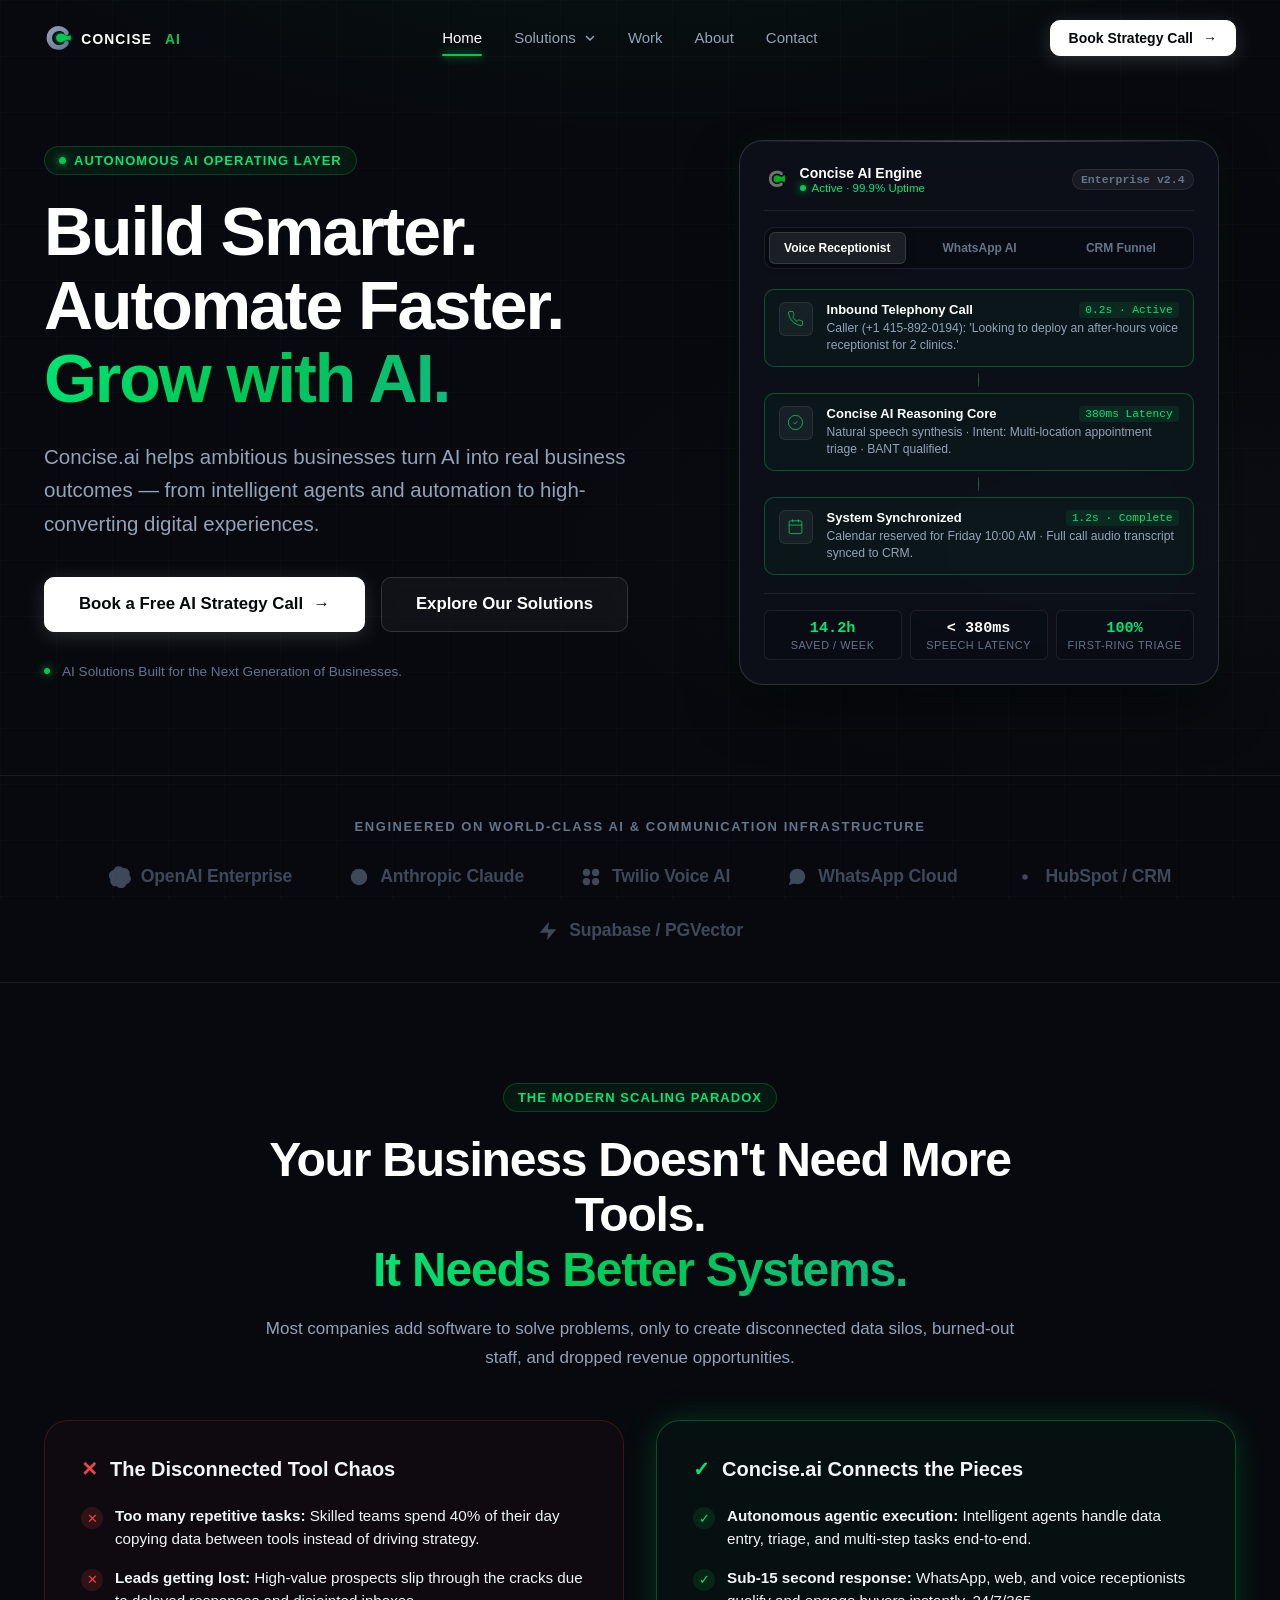
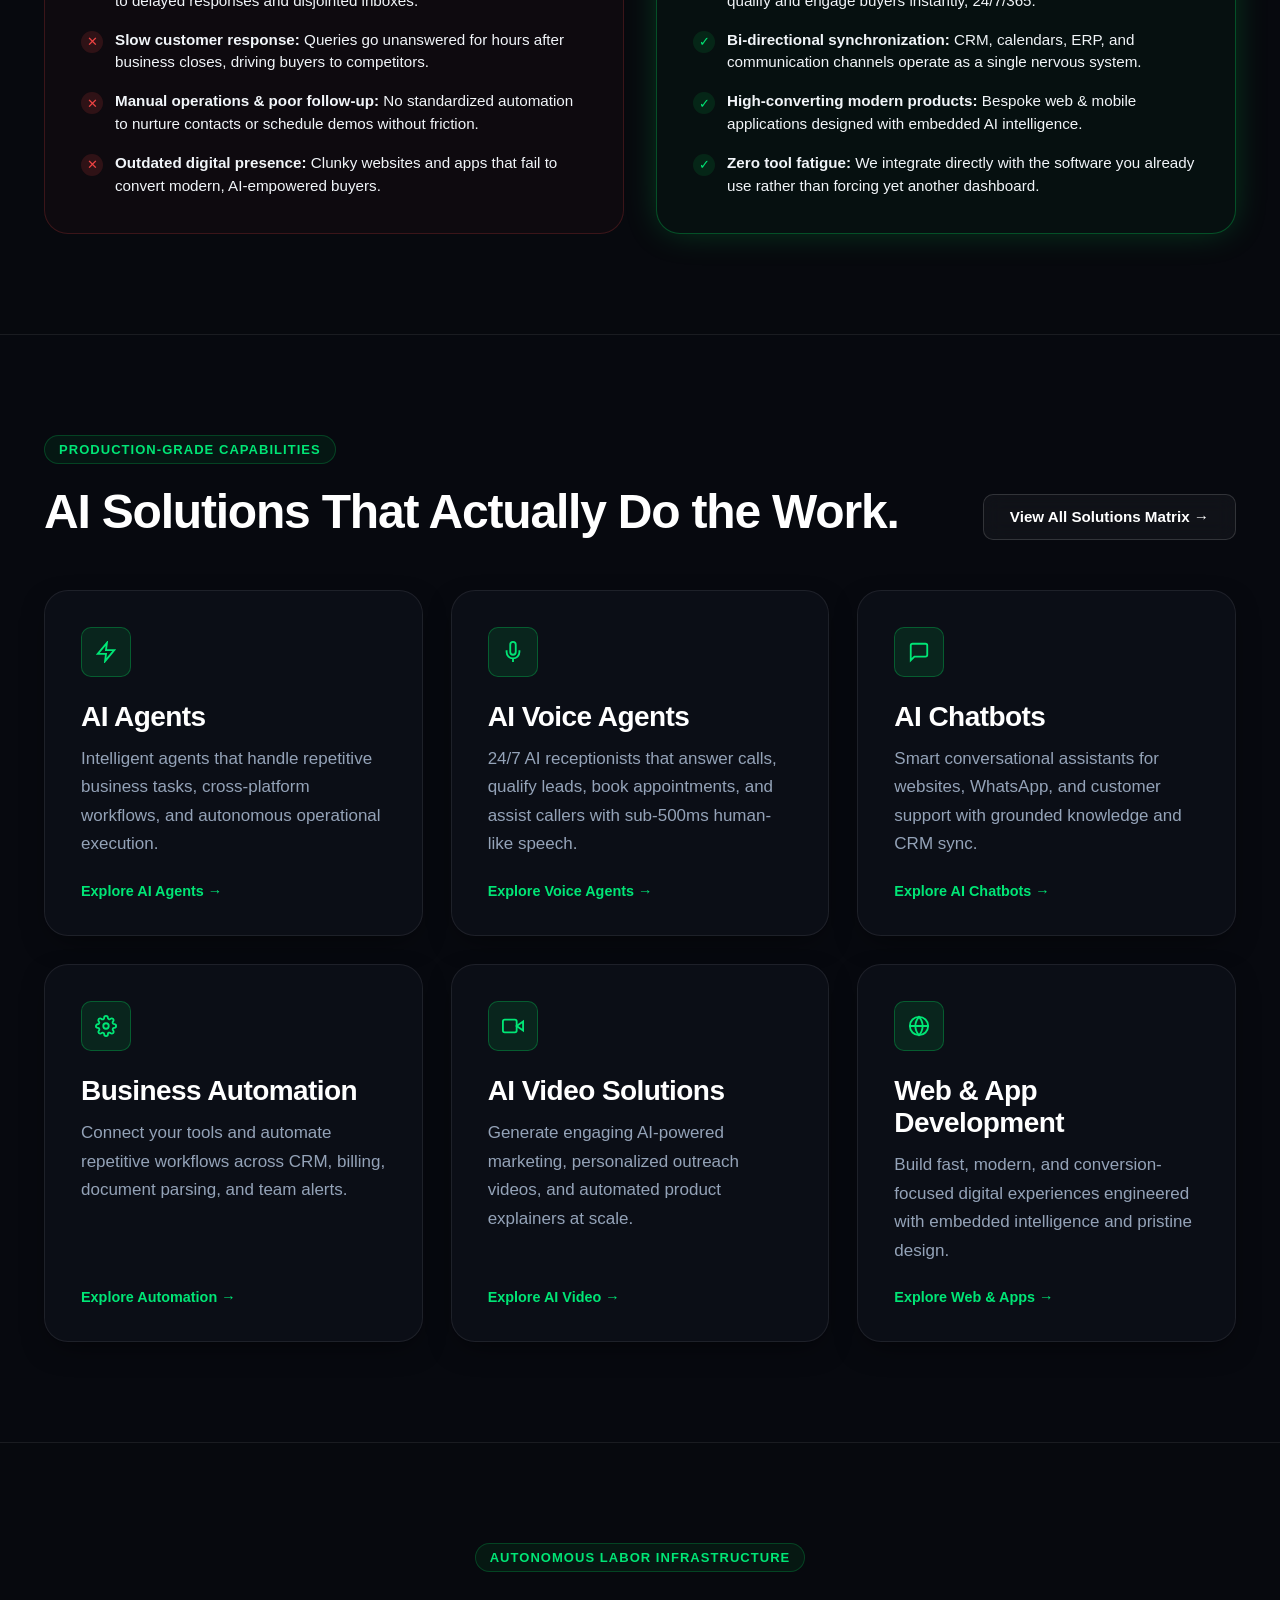
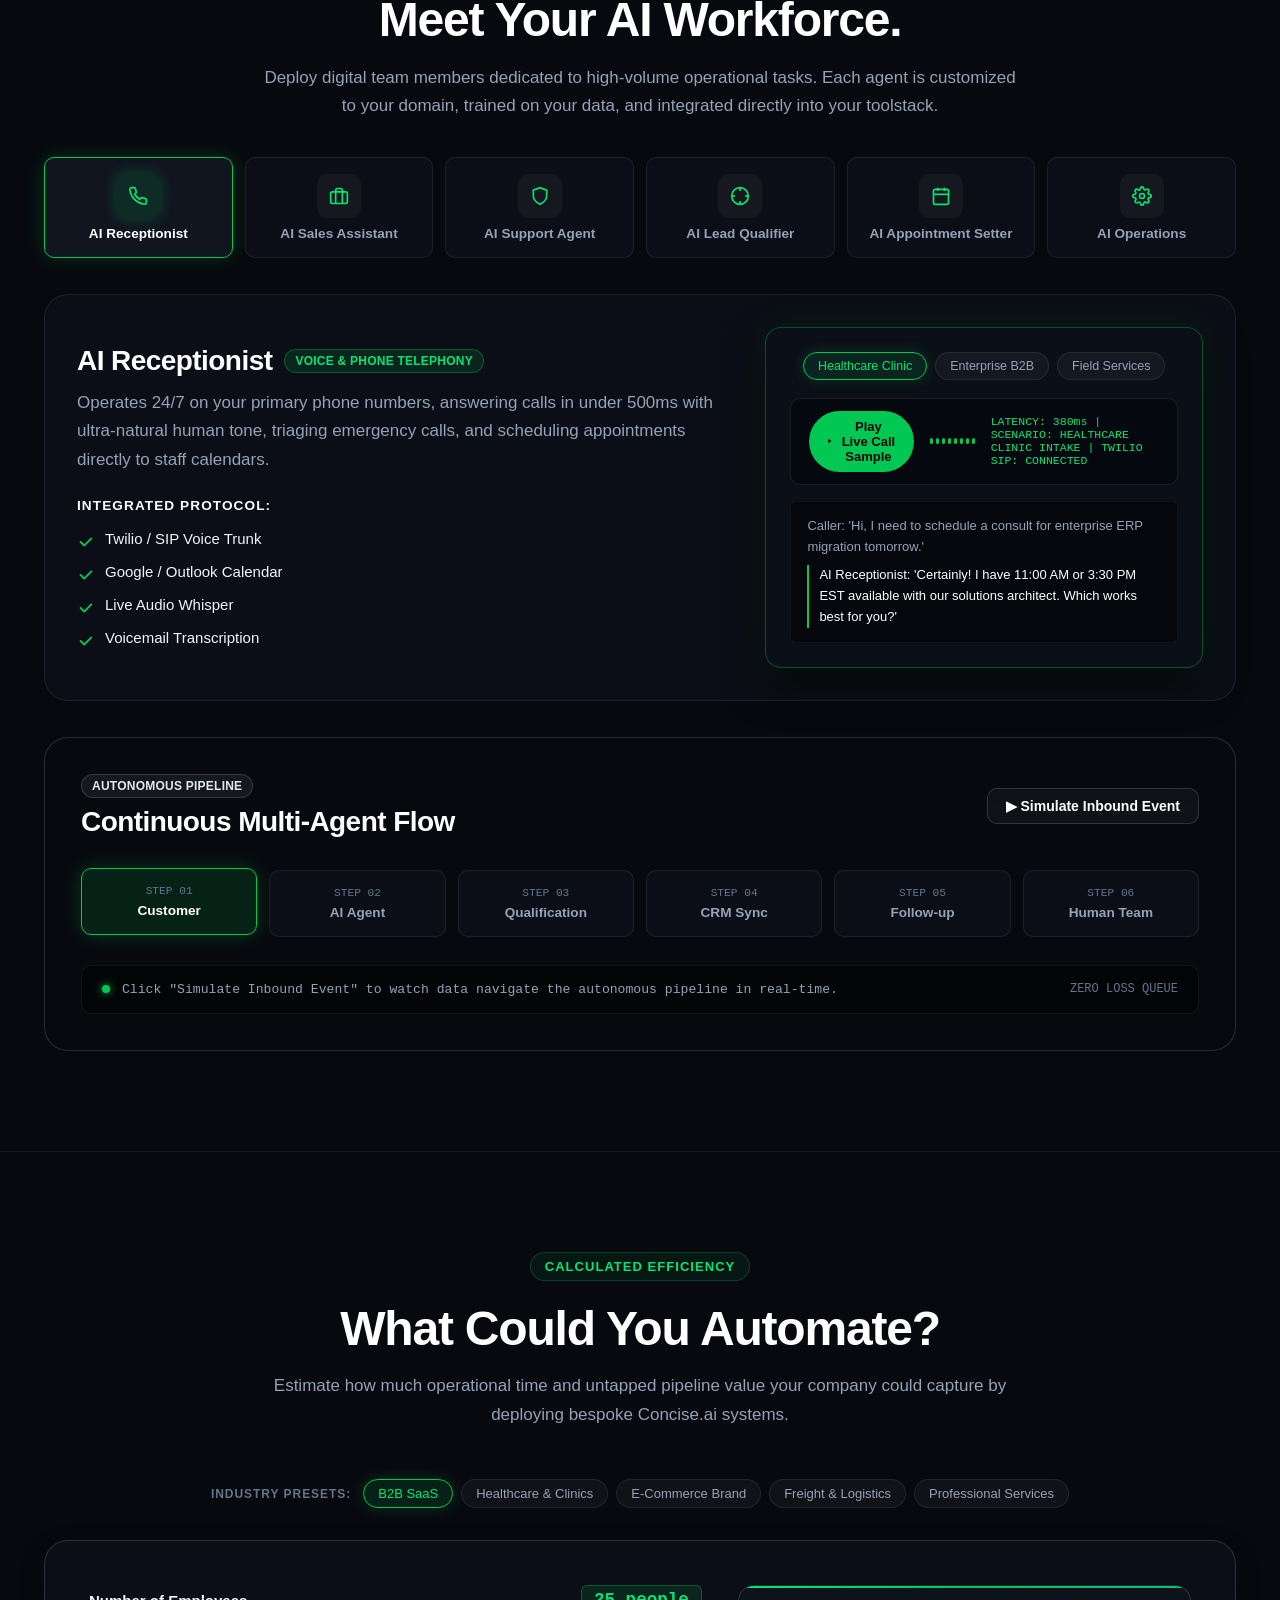
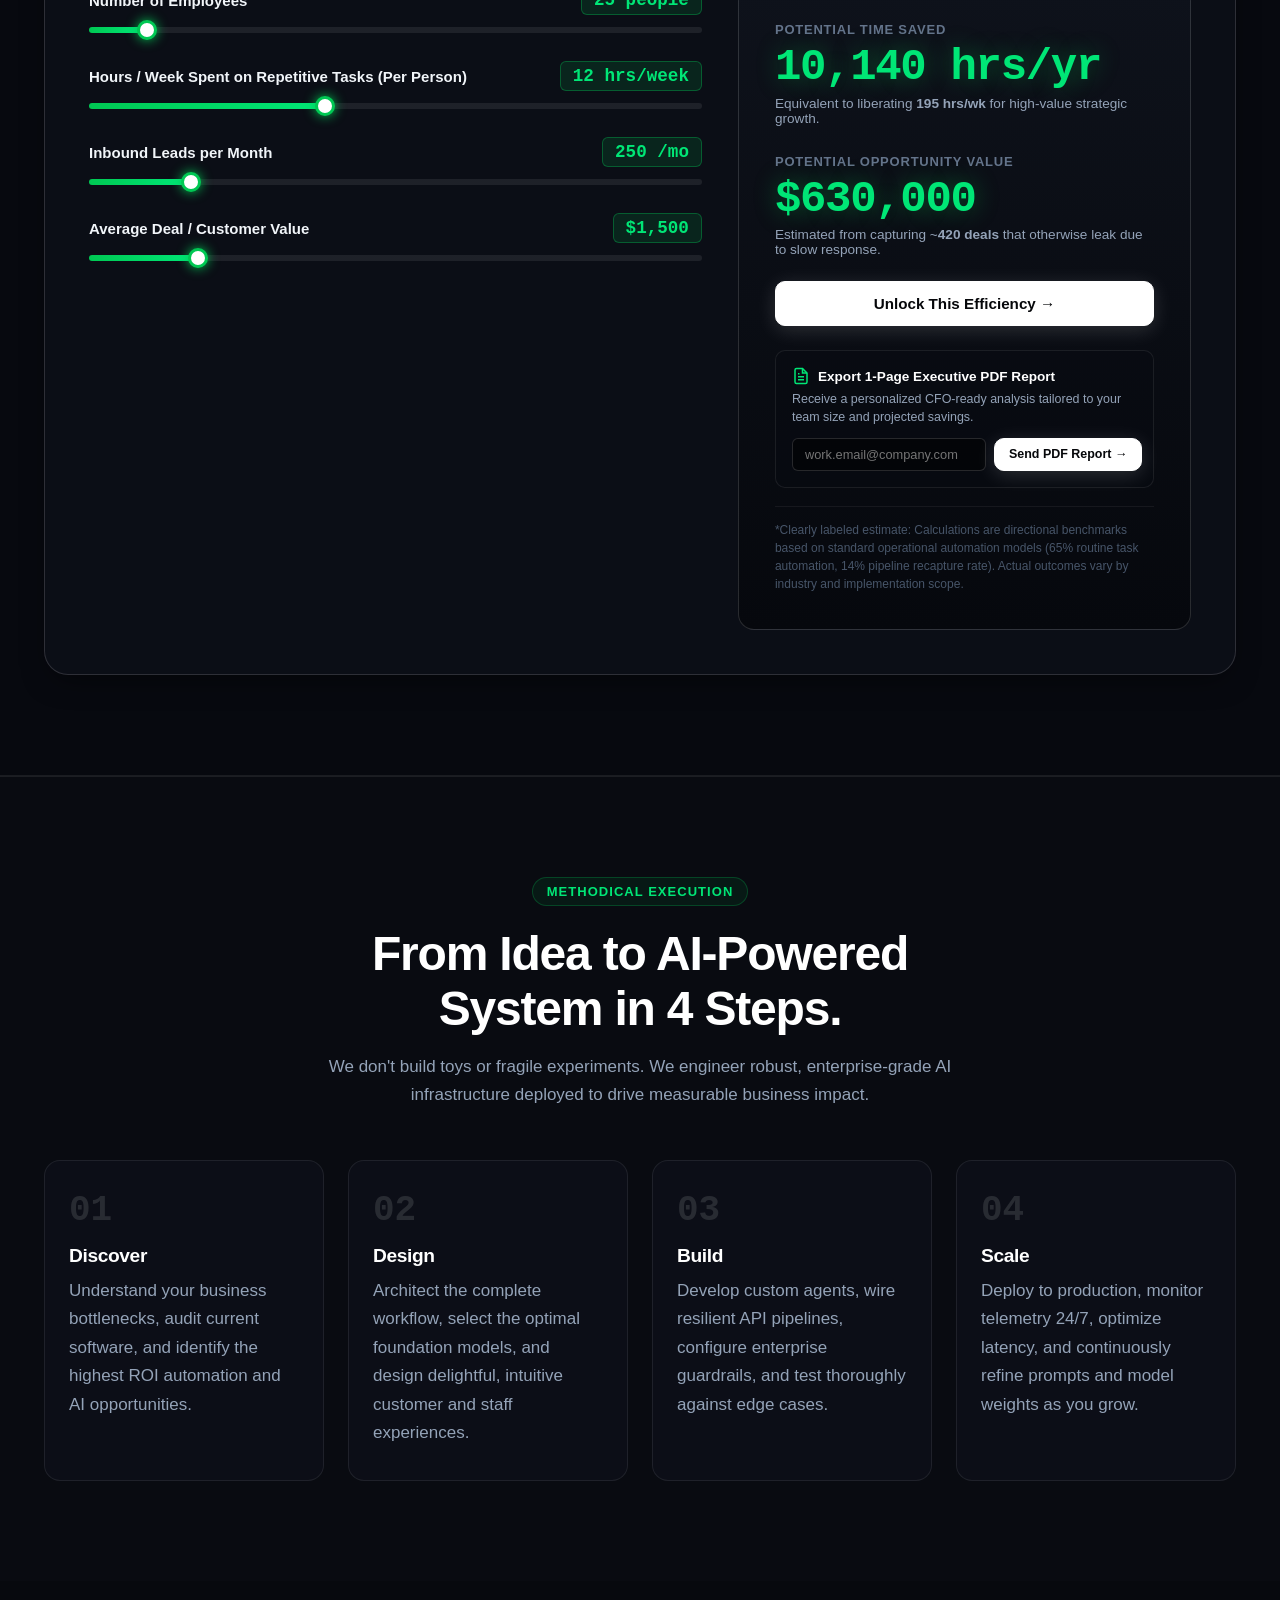
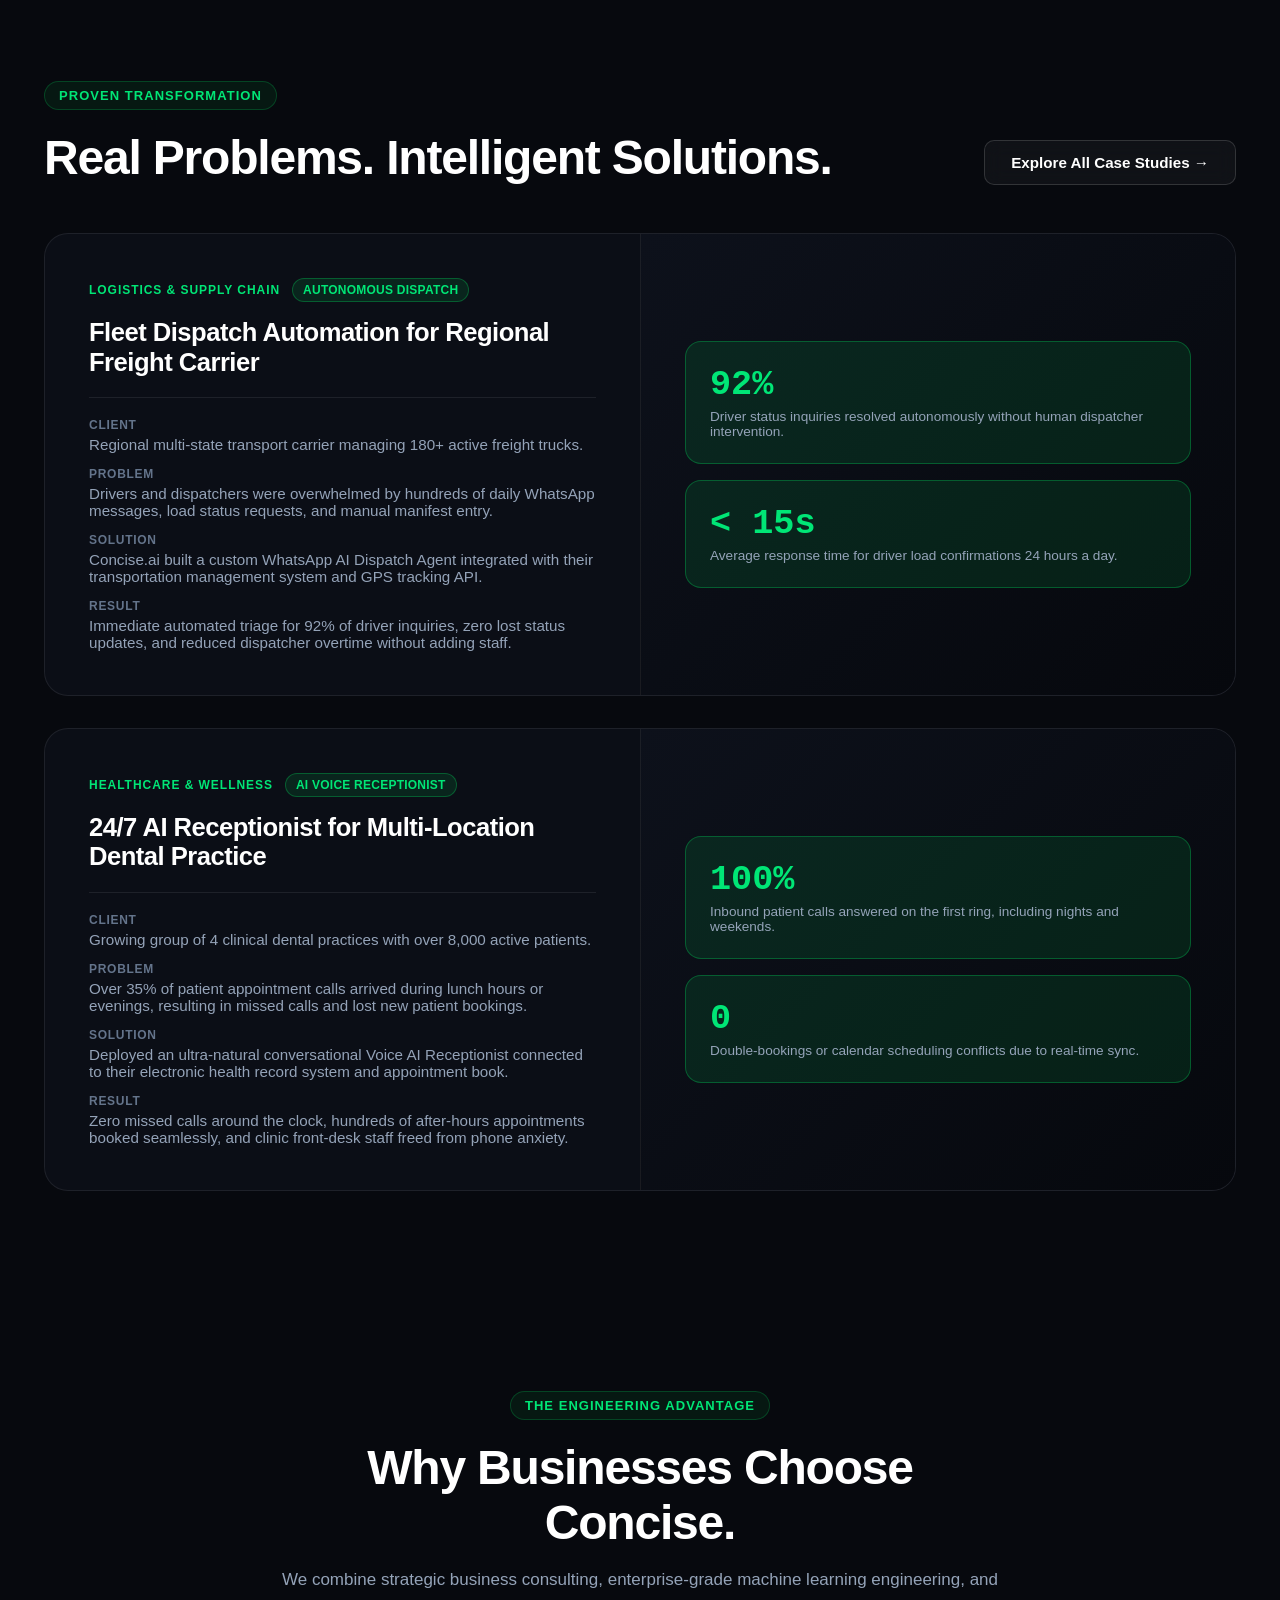
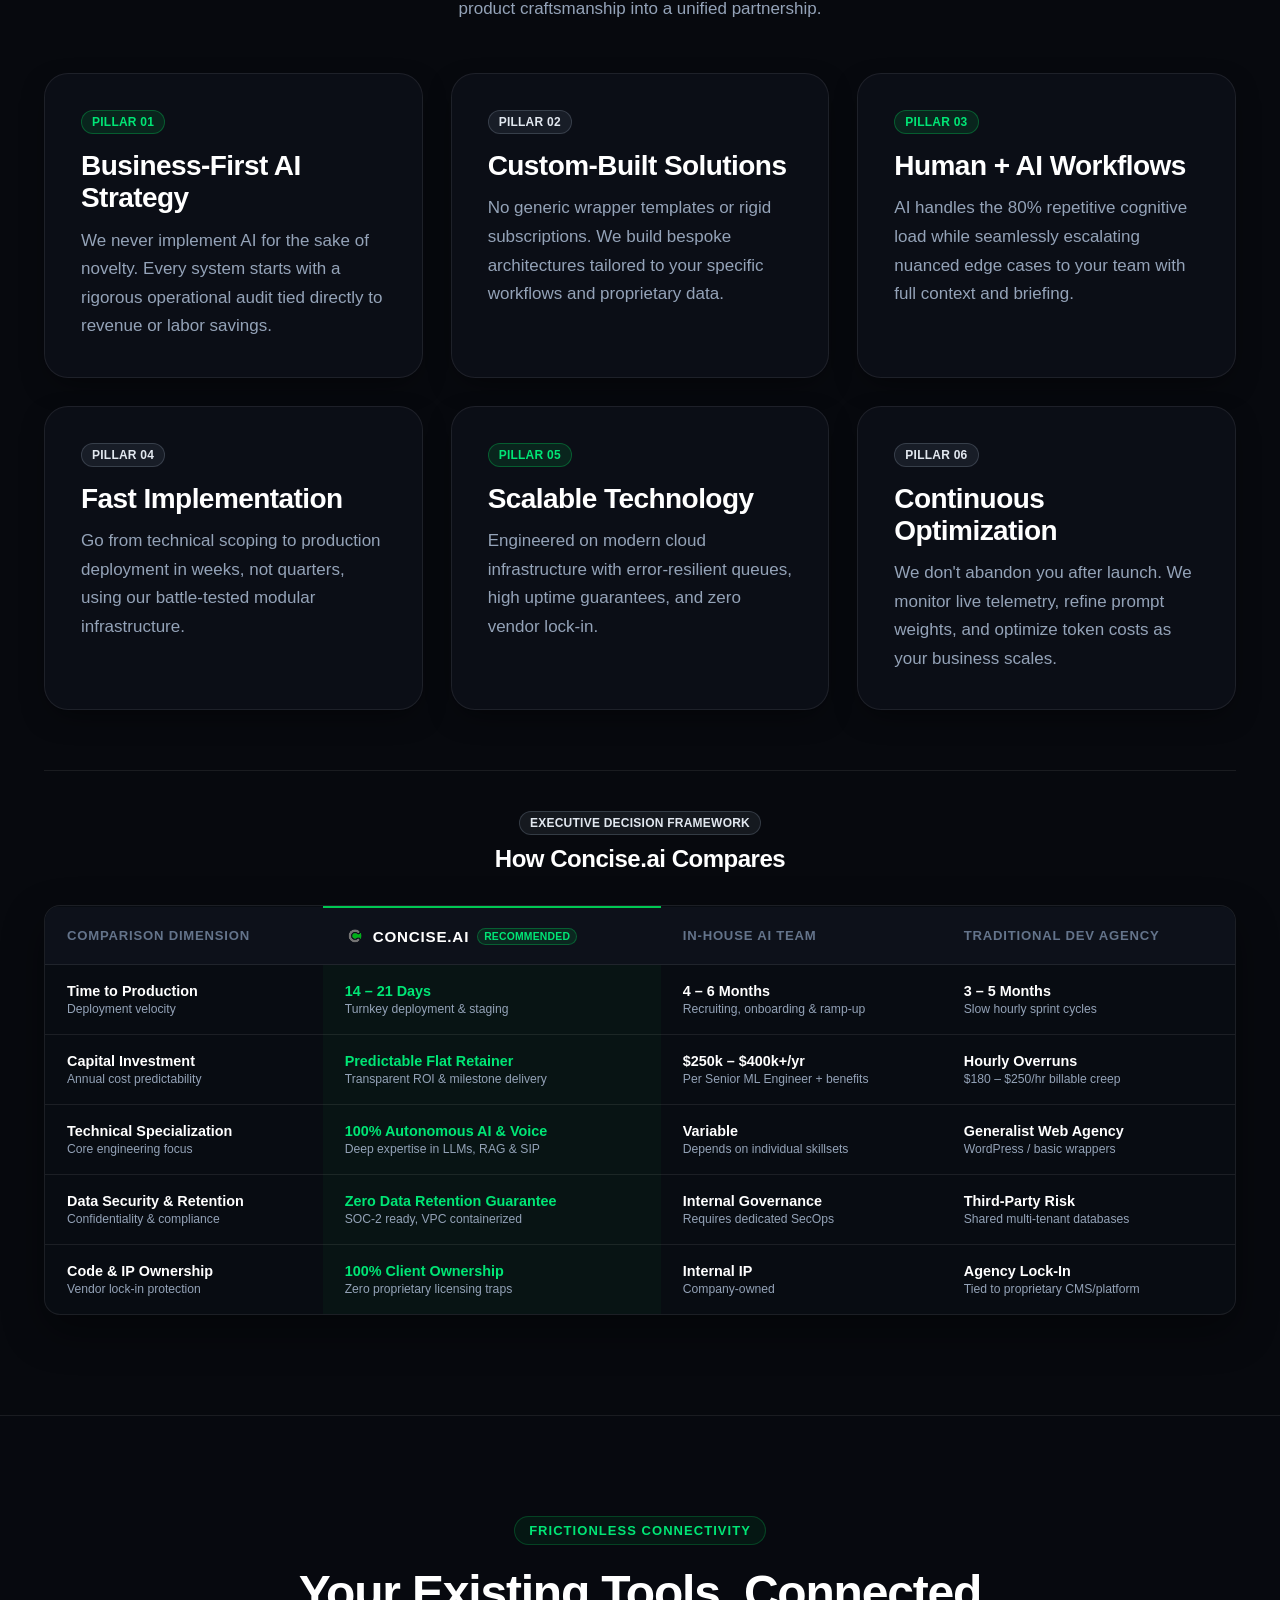
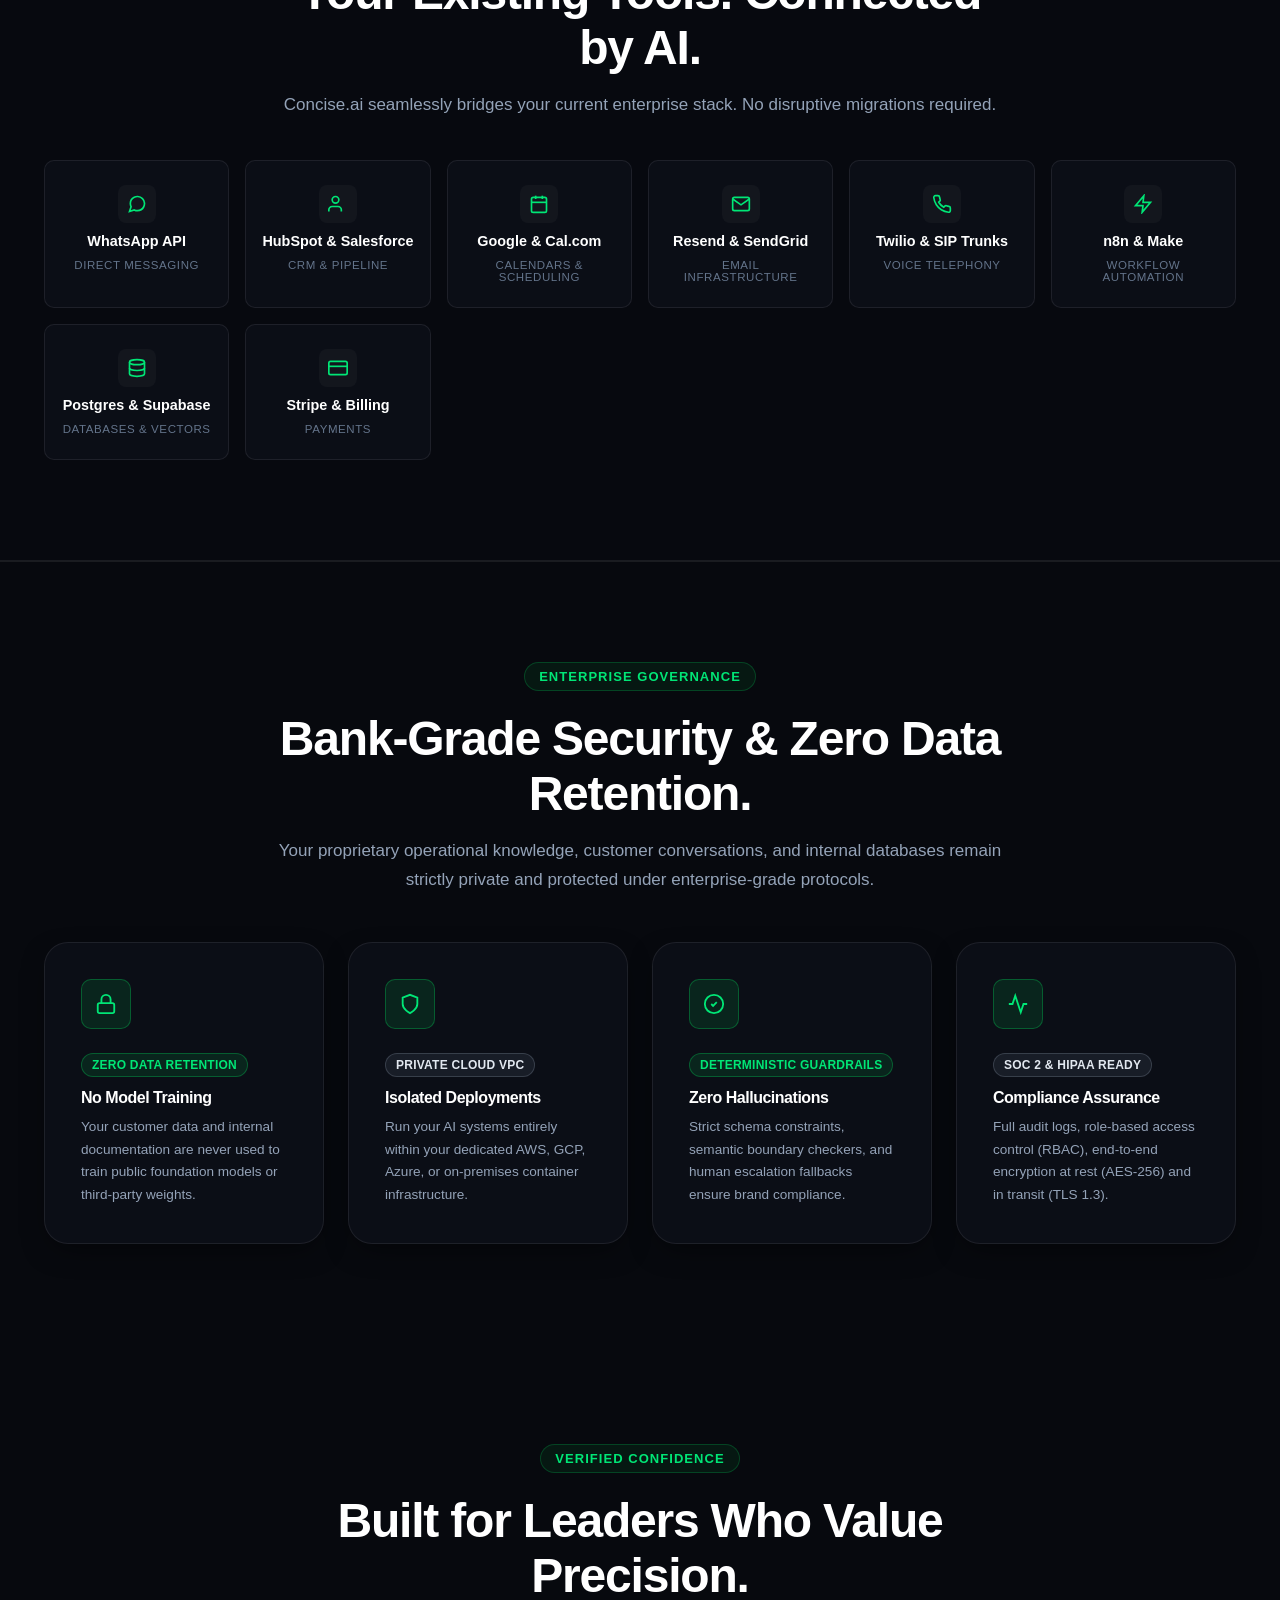
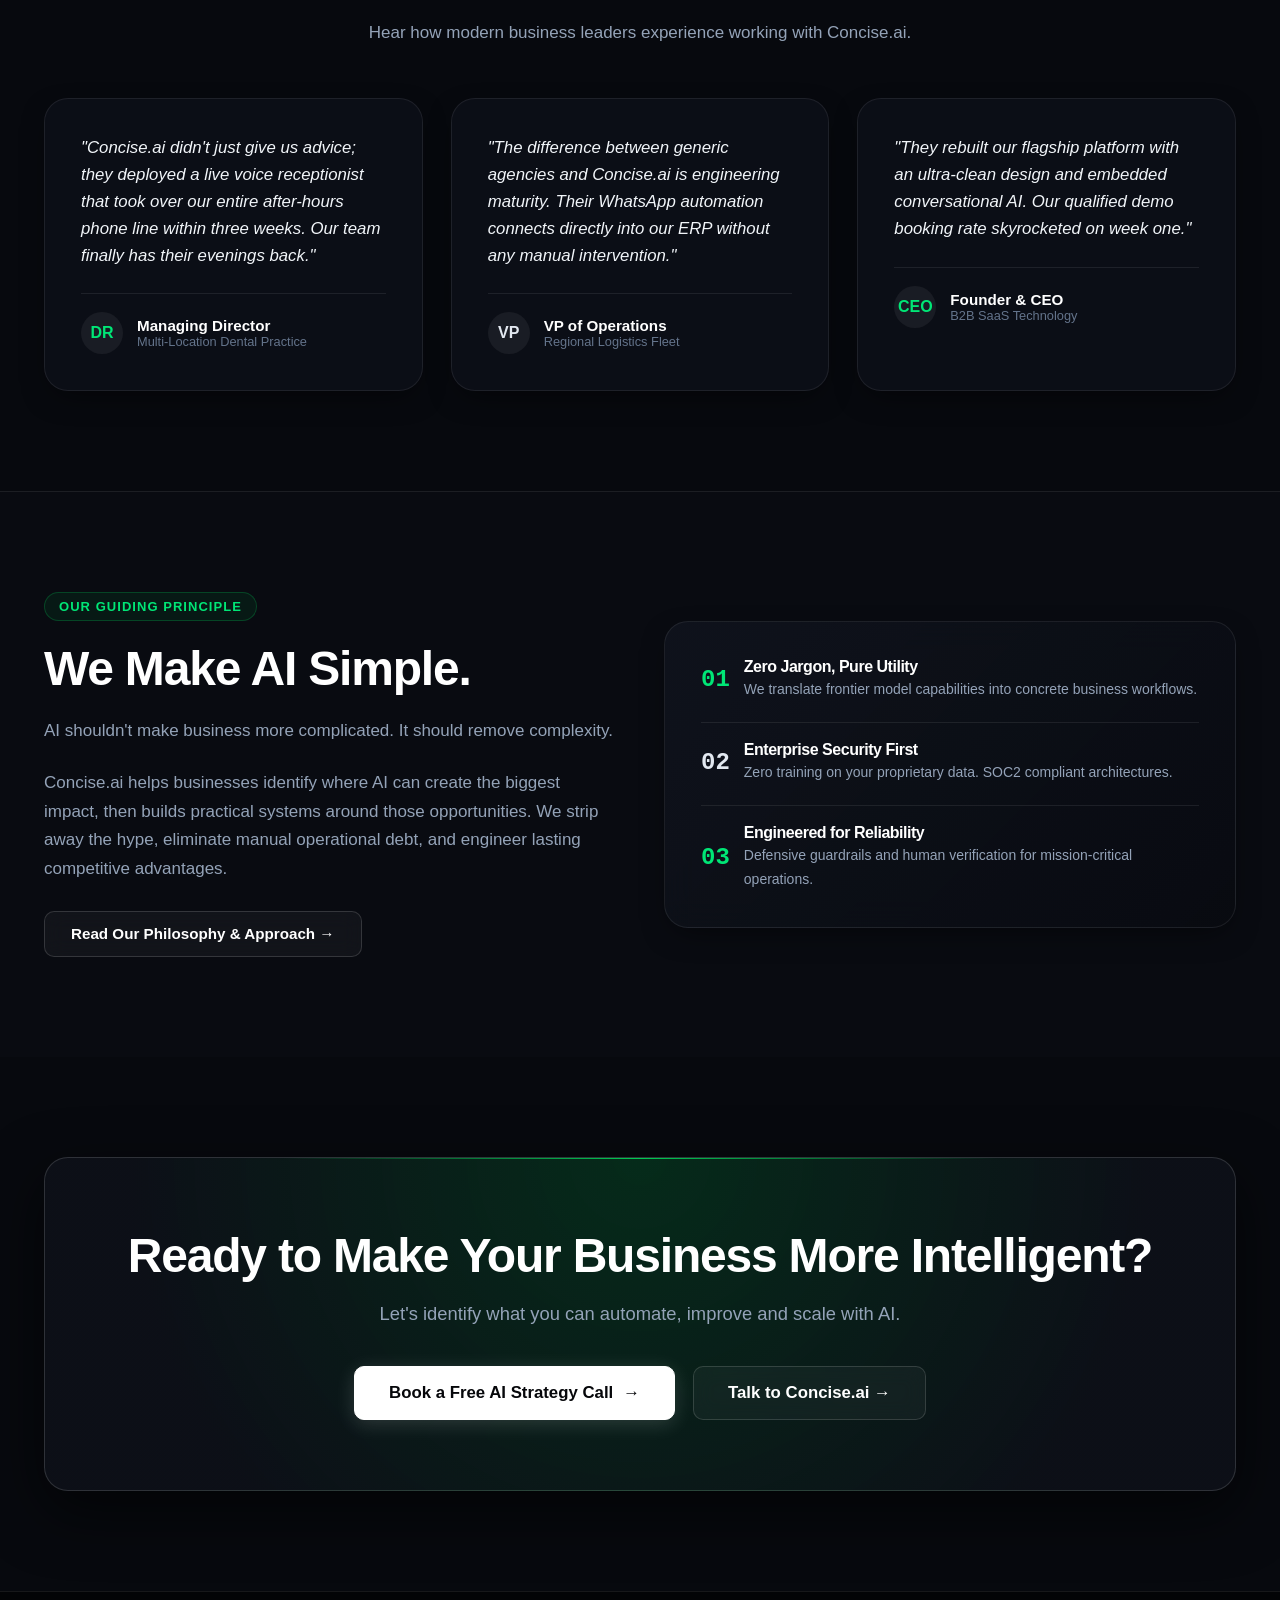
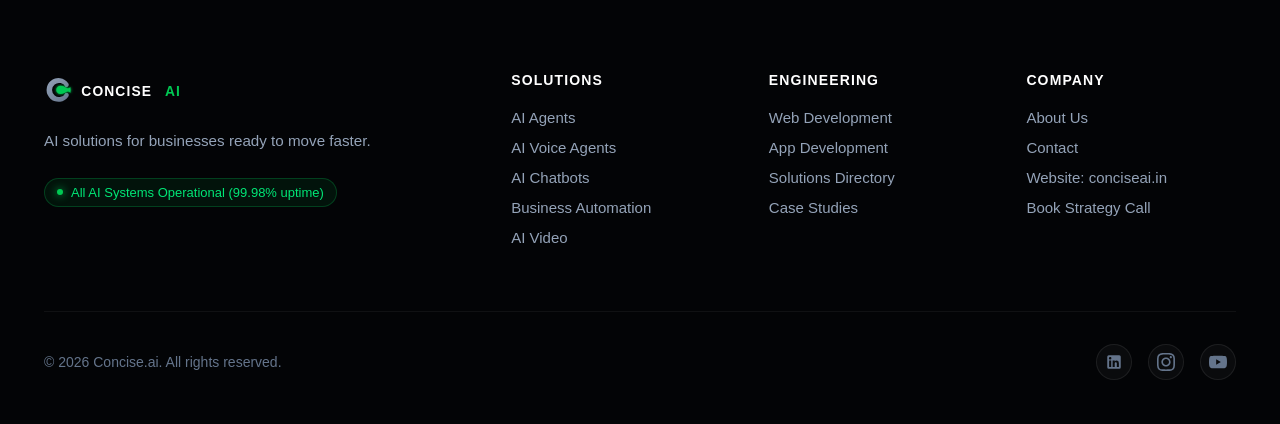
<file: index.html>
<!DOCTYPE html>
<html lang="en">
<head>
  <meta charset="UTF-8">
  <meta name="viewport" content="width=device-width, initial-scale=1.0">
  <title>Concise.ai — Build Smarter. Automate Faster. Grow with AI.</title>
  <meta name="description" content="Concise.ai is a global AI solutions and digital transformation company helping ambitious businesses build autonomous AI agents, voice receptionists, intelligent automation, and modern web products.">
  <meta name="keywords" content="AI agency, AI automation agency, AI agents for business, AI voice agents, AI chatbot development, business automation, AI solutions for businesses, AI development company">
  <link rel="canonical" href="https://conciseai.in/">

  <!-- Open Graph / Social Cards -->
  <meta property="og:type" content="website">
  <meta property="og:url" content="https://conciseai.in/">
  <meta property="og:title" content="Concise.ai — Build Smarter. Automate Faster. Grow with AI.">
  <meta property="og:description" content="Turn AI into real business outcomes with autonomous agents, voice receptionists, enterprise automation, and modern digital experiences.">
  <meta property="og:image" content="https://conciseai.in/assets/images/concise-logo-dark.png">

  <!-- Twitter Card -->
  <meta name="twitter:card" content="summary_large_image">
  <meta name="twitter:title" content="Concise.ai — Global AI Solutions & Transformation">
  <meta name="twitter:description" content="Autonomous AI agents, 24/7 voice receptionists, and enterprise business automation built for scale.">

  <!-- Favicon -->
  <link rel="icon" type="image/png" href="assets/images/concise-mark.png">

  <!-- Stylesheets -->
  <link rel="stylesheet" href="assets/css/main.css">
  <link rel="stylesheet" href="assets/css/components.css">
  <link rel="stylesheet" href="assets/css/interactive.css">
  <link rel="stylesheet" href="assets/css/pages.css">

  <!-- Schema.org JSON-LD Structured Data -->
  <script type="application/ld+json">
  {
    "@context": "https://schema.org",
    "@type": "Organization",
    "name": "Concise.ai",
    "url": "https://conciseai.in",
    "logo": "https://conciseai.in/assets/images/logo.svg",
    "description": "Global AI solutions and digital transformation agency building autonomous AI agents, voice receptionists, and modern digital products.",
    "sameAs": [
      "https://linkedin.com/company/conciseai",
      "https://instagram.com/conciseai",
      "https://youtube.com/@conciseai"
    ]
  }
  </script>
</head>
<body>

  <!-- Site Navigation Header -->
  <header class="site-header">
    <div class="site-container header-inner">
      <a href="/" class="brand-link" aria-label="Concise.ai Home">
        <img src="assets/images/logo.svg" alt="Concise.ai Logo" class="brand-logo" width="180" height="40">
      </a>

      <nav aria-label="Primary Navigation">
        <ul class="nav-links">
          <li class="nav-item">
            <a href="/" class="nav-link active">Home</a>
          </li>
          <li class="nav-item nav-dropdown-wrapper">
            <a href="solutions/" class="nav-link">
              Solutions
              <svg width="12" height="12" viewBox="0 0 12 12" fill="none" style="margin-left: 2px;">
                <path d="M2.5 4.5L6 8L9.5 4.5" stroke="currentColor" stroke-width="1.5" stroke-linecap="round" stroke-linejoin="round"/>
              </svg>
            </a>
            <ul class="dropdown-menu">
              <li class="dropdown-item">
                <a href="ai-agents/" class="dropdown-link">
                  <div class="item-icon">
                    <svg viewBox="0 0 24 24"><path d="M13 2L3 14h9l-1 8 10-12h-9l1-8z"/></svg>
                  </div>
                  <div class="item-text">
                    <span class="item-title">AI Agents</span>
                    <span class="item-desc">Autonomous task workers & multi-agent systems</span>
                  </div>
                </a>
              </li>
              <li class="dropdown-item">
                <a href="ai-voice-agents/" class="dropdown-link">
                  <div class="item-icon">
                    <svg viewBox="0 0 24 24"><path d="M12 1a3 3 0 0 0-3 3v8a3 3 0 0 0 6 0V4a3 3 0 0 0-3-3z"/><path d="M19 10v2a7 7 0 0 1-14 0v-2"/><line x1="12" y1="19" x2="12" y2="23"/><line x1="8" y1="23" x2="16" y2="23"/></svg>
                  </div>
                  <div class="item-text">
                    <span class="item-title">AI Voice Agents</span>
                    <span class="item-desc">24/7 phone receptionists & appointment booking</span>
                  </div>
                </a>
              </li>
              <li class="dropdown-item">
                <a href="ai-chatbots/" class="dropdown-link">
                  <div class="item-icon">
                    <svg viewBox="0 0 24 24"><path d="M21 15a2 2 0 0 1-2 2H7l-4 4V5a2 2 0 0 1 2-2h14a2 2 0 0 1 2 2z"/></svg>
                  </div>
                  <div class="item-text">
                    <span class="item-title">AI Chatbots</span>
                    <span class="item-desc">Omnichannel WhatsApp, Web & customer support</span>
                  </div>
                </a>
              </li>
              <li class="dropdown-item">
                <a href="automation/" class="dropdown-link">
                  <div class="item-icon">
                    <svg viewBox="0 0 24 24"><circle cx="12" cy="12" r="3"/><path d="M19.4 15a1.65 1.65 0 0 0 .33 1.82l.06.06a2 2 0 0 1 0 2.83 2 2 0 0 1-2.83 0l-.06-.06a1.65 1.65 0 0 0-1.82-.33 1.65 1.65 0 0 0-1 1.51V21a2 2 0 0 1-2 2 2 2 0 0 1-2-2v-.09A1.65 1.65 0 0 0 9 19.4a1.65 1.65 0 0 0-1.82.33l-.06.06a2 2 0 0 1-2.83 0 2 2 0 0 1 0-2.83l.06-.06a1.65 1.65 0 0 0 .33-1.82 1.65 1.65 0 0 0-1.51-1H3a2 2 0 0 1-2-2 2 2 0 0 1 2-2h.09A1.65 1.65 0 0 0 4.6 9a1.65 1.65 0 0 0-.33-1.82l-.06-.06a2 2 0 0 1 0-2.83 2 2 0 0 1 2.83 0l.06.06a1.65 1.65 0 0 0 1.82.33H9a1.65 1.65 0 0 0 1-1.51V3a2 2 0 0 1 2-2 2 2 0 0 1 2 2v.09a1.65 1.65 0 0 0 1 1.51 1.65 1.65 0 0 0 1.82-.33l.06-.06a2 2 0 0 1 2.83 0 2 2 0 0 1 0 2.83l-.06.06a1.65 1.65 0 0 0-.33 1.82V9a1.65 1.65 0 0 0 1.51 1H21a2 2 0 0 1 2 2 2 2 0 0 1-2 2h-.09a1.65 1.65 0 0 0-1.51 1z"/></svg>
                  </div>
                  <div class="item-text">
                    <span class="item-title">Business Automation</span>
                    <span class="item-desc">Tool orchestration & zero-latency workflows</span>
                  </div>
                </a>
              </li>
              <li class="dropdown-item">
                <a href="ai-video/" class="dropdown-link">
                  <div class="item-icon">
                    <svg viewBox="0 0 24 24"><polygon points="23 7 16 12 23 17 23 7"/><rect x="1" y="5" width="15" height="14" rx="2" ry="2"/></svg>
                  </div>
                  <div class="item-text">
                    <span class="item-title">AI Video Solutions</span>
                    <span class="item-desc">Synthetic marketing & personalized outreach</span>
                  </div>
                </a>
              </li>
              <li class="dropdown-item">
                <a href="web-development/" class="dropdown-link">
                  <div class="item-icon">
                    <svg viewBox="0 0 24 24"><circle cx="12" cy="12" r="10"/><line x1="2" y1="12" x2="22" y2="12"/><path d="M12 2a15.3 15.3 0 0 1 4 10 15.3 15.3 0 0 1-4 10 15.3 15.3 0 0 1-4-10 15.3 15.3 0 0 1 4-10z"/></svg>
                  </div>
                  <div class="item-text">
                    <span class="item-title">Web Development</span>
                    <span class="item-desc">High-speed, conversion-engineered web apps</span>
                  </div>
                </a>
              </li>
              <li class="dropdown-item">
                <a href="app-development/" class="dropdown-link">
                  <div class="item-icon">
                    <svg viewBox="0 0 24 24"><rect x="5" y="2" width="14" height="20" rx="2" ry="2"/><line x1="12" y1="18" x2="12.01" y2="18"/></svg>
                  </div>
                  <div class="item-text">
                    <span class="item-title">App Development</span>
                    <span class="item-desc">Native & cross-platform apps with embedded AI</span>
                  </div>
                </a>
              </li>
            </ul>
          </li>
          <li class="nav-item"><a href="work/" class="nav-link">Work</a></li>
          <li class="nav-item"><a href="about/" class="nav-link">About</a></li>
          <li class="nav-item"><a href="contact/" class="nav-link">Contact</a></li>
        </ul>
      </nav>

      <div class="header-actions">
        <button class="btn btn-primary btn-sm" data-open-booking>
          Book Strategy Call <span class="btn-arrow">→</span>
        </button>
        <button class="mobile-toggle" aria-label="Toggle Mobile Menu">
          <svg width="24" height="24" viewBox="0 0 24 24" fill="none" stroke="currentColor" stroke-width="2">
            <line x1="3" y1="6" x2="21" y2="6"></line>
            <line x1="3" y1="12" x2="21" y2="12"></line>
            <line x1="3" y1="18" x2="21" y2="18"></line>
          </svg>
        </button>
      </div>
    </div>
  </header>

  <!-- Mobile Drawer Navigation -->
  <div class="drawer-backdrop"></div>
  <aside class="mobile-drawer" aria-label="Mobile Navigation Drawer">
    <div class="mobile-drawer-header">
      <img src="assets/images/logo.svg" alt="Concise.ai" width="150">
      <button class="mobile-close-btn" aria-label="Close menu">&times;</button>
    </div>
    <ul class="mobile-nav-links">
      <li><a href="/" class="mobile-nav-link active">Home</a></li>
      <li><a href="solutions/" class="mobile-nav-link">All Solutions</a></li>
      <li><a href="ai-agents/" class="mobile-nav-link">AI Agents</a></li>
      <li><a href="ai-voice-agents/" class="mobile-nav-link">AI Voice Agents</a></li>
      <li><a href="ai-chatbots/" class="mobile-nav-link">AI Chatbots</a></li>
      <li><a href="automation/" class="mobile-nav-link">Business Automation</a></li>
      <li><a href="ai-video/" class="mobile-nav-link">AI Video Solutions</a></li>
      <li><a href="web-development/" class="mobile-nav-link">Web Development</a></li>
      <li><a href="app-development/" class="mobile-nav-link">App Development</a></li>
      <li><a href="work/" class="mobile-nav-link">Work & Case Studies</a></li>
      <li><a href="about/" class="mobile-nav-link">About Concise.ai</a></li>
      <li><a href="contact/" class="mobile-nav-link">Contact & Booking</a></li>
    </ul>
    <div style="margin-top: auto; padding-top: 24px;">
      <button class="btn btn-primary" style="width: 100%;" data-open-booking>
        Book Strategy Call →
      </button>
    </div>
  </aside>

  <main>
    <!-- ====================================================================
         1. HERO SECTION: Circular Lead Flow Engine
         ==================================================================== -->
    <section class="section-hero">
      <div class="site-container">
        <div class="hero-layout">
          <div class="hero-content">
            <div class="eyebrow">
              <span class="pulse-dot"></span>
              Autonomous AI Operating Layer
            </div>
            <h1>
              Build Smarter.<br>
              Automate Faster.<br>
              <span class="text-gradient">Grow with AI.</span>
            </h1>
            <p class="text-lead" style="margin: 24px 0 36px;">
              Concise.ai helps ambitious businesses turn AI into real business outcomes — from intelligent agents and automation to high-converting digital experiences.
            </p>
            <div class="hero-cta-group" style="display: flex; gap: 16px; flex-wrap: wrap; align-items: center;">
              <button class="btn btn-primary btn-lg" data-open-booking>
                Book a Free AI Strategy Call <span class="btn-arrow">→</span>
              </button>
              <a href="solutions/" class="btn btn-secondary btn-lg">
                Explore Our Solutions
              </a>
            </div>
            <div style="margin-top: 32px; display: flex; align-items: center; gap: 12px;">
              <span style="display: inline-block; width: 6px; height: 6px; border-radius: 50%; background: var(--brand-green); box-shadow: 0 0 10px var(--brand-green);"></span>
              <span style="font-size: 0.85rem; color: var(--text-muted); font-weight: 500;">
                AI Solutions Built for the Next Generation of Businesses.
              </span>
            </div>
          </div>

          <!-- Hero Interactive Element: Enterprise AI Workflow Console -->
          <div class="hero-visual-column">
            <div class="hero-console-card">
              <!-- Console Header -->
              <div class="console-header">
                <div class="console-brand-status">
                  <img src="assets/images/concise-mark.png" alt="Concise AI Emblem" width="26" height="26">
                  <div class="console-title-group">
                    <span class="console-title">Concise AI Engine</span>
                    <span class="console-live-pill">
                      <span class="console-live-dot"></span>
                      Active · 99.9% Uptime
                    </span>
                  </div>
                </div>
                <span class="console-badge-ver">Enterprise v2.4</span>
              </div>

              <!-- Interactive Scenario Tabs -->
              <div class="console-tabs" role="tablist" aria-label="Workflow Scenarios">
                <button type="button" class="console-tab-btn active" data-console-tab="voice">Voice Receptionist</button>
                <button type="button" class="console-tab-btn" data-console-tab="whatsapp">WhatsApp AI</button>
                <button type="button" class="console-tab-btn" data-console-tab="crm">CRM Funnel</button>
              </div>

              <!-- Real-Time Pipeline Stream -->
              <div id="consolePipeline" class="console-pipeline" aria-live="polite">
                <!-- Injected dynamically by hero-core.js with fallback content -->
                <div class="pipeline-step-card active-step">
                  <div class="step-icon-wrap">
                    <svg viewBox="0 0 24 24"><path d="M22 16.92v3a2 2 0 0 1-2.18 2 19.79 19.79 0 0 1-8.63-3.07 19.5 19.5 0 0 1-6-6 19.79 19.79 0 0 1-3.07-8.67A2 2 0 0 1 4.11 2h3a2 2 0 0 1 2 1.72 12.84 12.84 0 0 0 .7 2.81 2 2 0 0 1-.45 2.11L8.09 9.91a16 16 0 0 0 6 6l1.27-1.27a2 2 0 0 1 2.11-.45 12.84 12.84 0 0 0 2.81.7A2 2 0 0 1 22 16.92z"/></svg>
                  </div>
                  <div class="step-content">
                    <div class="step-header">
                      <span class="step-title">Inbound Telephony Call</span>
                      <span class="step-tag">0.2s · Active</span>
                    </div>
                    <div class="step-desc">Caller (+1 415-892-0194): 'Looking to deploy an after-hours voice receptionist for 2 clinics.'</div>
                  </div>
                </div>

                <div class="pipeline-connector"><div class="connector-line"></div></div>

                <div class="pipeline-step-card active-step">
                  <div class="step-icon-wrap">
                    <svg viewBox="0 0 24 24"><circle cx="12" cy="12" r="10"/><path d="m9 12 2 2 4-4"/></svg>
                  </div>
                  <div class="step-content">
                    <div class="step-header">
                      <span class="step-title">Concise AI Reasoning Core</span>
                      <span class="step-tag">380ms Latency</span>
                    </div>
                    <div class="step-desc">Natural speech synthesis · Intent: Multi-location appointment triage · BANT qualified.</div>
                  </div>
                </div>

                <div class="pipeline-connector"><div class="connector-line"></div></div>

                <div class="pipeline-step-card active-step">
                  <div class="step-icon-wrap">
                    <svg viewBox="0 0 24 24"><rect x="3" y="4" width="18" height="18" rx="2" ry="2"/><line x1="16" y1="2" x2="16" y2="6"/><line x1="8" y1="2" x2="8" y2="6"/><line x1="3" y1="10" x2="21" y2="10"/></svg>
                  </div>
                  <div class="step-content">
                    <div class="step-header">
                      <span class="step-title">System Synchronized</span>
                      <span class="step-tag">1.2s · Complete</span>
                    </div>
                    <div class="step-desc">Calendar reserved for Friday 10:00 AM · Full call audio transcript synced to CRM.</div>
                  </div>
                </div>
              </div>

              <!-- Live Telemetry Footer -->
              <div id="consoleTelemetry" class="console-telemetry-strip">
                <div class="telemetry-mini-pill">
                  <div class="telemetry-mini-val brand">14.2h</div>
                  <div class="telemetry-mini-lbl">Saved / Week</div>
                </div>
                <div class="telemetry-mini-pill">
                  <div class="telemetry-mini-val">&lt; 380ms</div>
                  <div class="telemetry-mini-lbl">Speech Latency</div>
                </div>
                <div class="telemetry-mini-pill">
                  <div class="telemetry-mini-val brand">100%</div>
                  <div class="telemetry-mini-lbl">First-Ring Triage</div>
                </div>
              </div>
            </div>
          </div>
        </div>
      </div>
    </section>

    <!-- ====================================================================
         2. TRUST / ENTERPRISE INFRASTRUCTURE ECOSYSTEM
         ==================================================================== -->
    <section class="trust-strip">
      <div class="site-container">
        <p class="trust-title">Engineered on World-Class AI & Communication Infrastructure</p>
        <div class="trust-logos-grid">
          <div class="client-logo-item" title="OpenAI Enterprise Architecture">
            <svg viewBox="0 0 24 24"><path d="M22.28 9.82a5.98 5.98 0 0 0-.5-4.68 6.07 6.07 0 0 0-6.41-2.9 6.09 6.09 0 0 0-4.66-2.08 6.06 6.06 0 0 0-5.77 4.19 6.08 6.08 0 0 0-4.18 3.03 6.06 6.06 0 0 0 .76 7.03 5.98 5.98 0 0 0 .5 4.68 6.08 6.08 0 0 0 6.41 2.9 6.08 6.08 0 0 0 4.66 2.08 6.06 6.06 0 0 0 5.77-4.19 6.08 6.08 0 0 0 4.18-3.03 6.06 6.06 0 0 0-.76-7.03z"/></svg>
            <span>OpenAI Enterprise</span>
          </div>
          <div class="client-logo-item" title="Anthropic Claude Models">
            <svg viewBox="0 0 24 24"><circle cx="12" cy="12" r="9"/><line x1="12" y1="3" x2="12" y2="21"/><line x1="3" y1="12" x2="21" y2="12"/></svg>
            <span>Anthropic Claude</span>
          </div>
          <div class="client-logo-item" title="Twilio Telephony & Voice Infrastructure">
            <svg viewBox="0 0 24 24"><circle cx="7" cy="7" r="4"/><circle cx="17" cy="7" r="4"/><circle cx="7" cy="17" r="4"/><circle cx="17" cy="17" r="4"/></svg>
            <span>Twilio Voice AI</span>
          </div>
          <div class="client-logo-item" title="WhatsApp Business Cloud API">
            <svg viewBox="0 0 24 24"><path d="M21 11.5a8.38 8.38 0 0 1-.9 3.8 8.5 8.5 0 0 1-7.6 4.7 8.38 8.38 0 0 1-3.8-.9L3 21l1.9-5.7a8.38 8.38 0 0 1-.9-3.8 8.5 8.5 0 0 1 4.7-7.6 8.38 8.38 0 0 1 3.8-.9h.5a8.48 8.48 0 0 1 8 8v.5z"/></svg>
            <span>WhatsApp Cloud</span>
          </div>
          <div class="client-logo-item" title="HubSpot & CRM Integrations">
            <svg viewBox="0 0 24 24"><circle cx="12" cy="12" r="3"/><line x1="12" y1="2" x2="12" y2="6"/><line x1="12" y1="18" x2="12" y2="22"/><line x1="2" y1="12" x2="6" y2="12"/><line x1="18" y1="12" x2="22" y2="12"/></svg>
            <span>HubSpot / CRM</span>
          </div>
          <div class="client-logo-item" title="Supabase & PostgreSQL Vector Infrastructure">
            <svg viewBox="0 0 24 24"><polygon points="13 2 3 14 12 14 11 22 21 10 12 10 13 2"/></svg>
            <span>Supabase / PGVector</span>
          </div>
        </div>
      </div>
    </section>

    <!-- ====================================================================
         3. PROBLEM SECTION
         ==================================================================== -->
    <section class="section">
      <div class="site-container">
        <div style="text-align: center; max-width: 780px; margin: 0 auto;">
          <div class="eyebrow">The Modern Scaling Paradox</div>
          <h2>
            Your Business Doesn't Need More Tools.<br>
            <span class="text-gradient">It Needs Better Systems.</span>
          </h2>
          <p style="margin-top: 18px;">
            Most companies add software to solve problems, only to create disconnected data silos, burned-out staff, and dropped revenue opportunities.
          </p>
        </div>

        <div class="comparison-grid">
          <div class="comparison-col bad">
            <div class="comparison-header">
              <span style="color: #ef4444;">✕</span> The Disconnected Tool Chaos
            </div>
            <ul class="comparison-list">
              <li class="comparison-item">
                <span class="comparison-icon">✕</span>
                <span><strong>Too many repetitive tasks:</strong> Skilled teams spend 40% of their day copying data between tools instead of driving strategy.</span>
              </li>
              <li class="comparison-item">
                <span class="comparison-icon">✕</span>
                <span><strong>Leads getting lost:</strong> High-value prospects slip through the cracks due to delayed responses and disjointed inboxes.</span>
              </li>
              <li class="comparison-item">
                <span class="comparison-icon">✕</span>
                <span><strong>Slow customer response:</strong> Queries go unanswered for hours after business closes, driving buyers to competitors.</span>
              </li>
              <li class="comparison-item">
                <span class="comparison-icon">✕</span>
                <span><strong>Manual operations & poor follow-up:</strong> No standardized automation to nurture contacts or schedule demos without friction.</span>
              </li>
              <li class="comparison-item">
                <span class="comparison-icon">✕</span>
                <span><strong>Outdated digital presence:</strong> Clunky websites and apps that fail to convert modern, AI-empowered buyers.</span>
              </li>
            </ul>
          </div>

          <div class="comparison-col good">
            <div class="comparison-header">
              <span style="color: var(--brand-green-light);">✓</span> Concise.ai Connects the Pieces
            </div>
            <ul class="comparison-list">
              <li class="comparison-item">
                <span class="comparison-icon">✓</span>
                <span><strong>Autonomous agentic execution:</strong> Intelligent agents handle data entry, triage, and multi-step tasks end-to-end.</span>
              </li>
              <li class="comparison-item">
                <span class="comparison-icon">✓</span>
                <span><strong>Sub-15 second response:</strong> WhatsApp, web, and voice receptionists qualify and engage buyers instantly, 24/7/365.</span>
              </li>
              <li class="comparison-item">
                <span class="comparison-icon">✓</span>
                <span><strong>Bi-directional synchronization:</strong> CRM, calendars, ERP, and communication channels operate as a single nervous system.</span>
              </li>
              <li class="comparison-item">
                <span class="comparison-icon">✓</span>
                <span><strong>High-converting modern products:</strong> Bespoke web & mobile applications designed with embedded AI intelligence.</span>
              </li>
              <li class="comparison-item">
                <span class="comparison-icon">✓</span>
                <span><strong>Zero tool fatigue:</strong> We integrate directly with the software you already use rather than forcing yet another dashboard.</span>
              </li>
            </ul>
          </div>
        </div>
      </div>
    </section>

    <!-- ====================================================================
         4. SERVICES SECTION
         ==================================================================== -->
    <section class="section" style="background: rgba(9, 11, 19, 0.4); border-top: 1px solid var(--border-subtle); border-bottom: 1px solid var(--border-subtle);">
      <div class="site-container">
        <div style="display: flex; justify-content: space-between; align-items: flex-end; margin-bottom: 50px; flex-wrap: wrap; gap: 20px;">
          <div>
            <div class="eyebrow">Production-Grade Capabilities</div>
            <h2>AI Solutions That Actually Do the Work.</h2>
          </div>
          <a href="solutions/" class="btn btn-secondary">View All Solutions Matrix →</a>
        </div>

        <div class="grid-3">
          <!-- AI Agents -->
          <div class="card-premium card-feature">
            <div class="card-icon-box">
              <svg viewBox="0 0 24 24"><path d="M13 2L3 14h9l-1 8 10-12h-9l1-8z"/></svg>
            </div>
            <h3>AI Agents</h3>
            <p style="margin-top: 12px;">
              Intelligent agents that handle repetitive business tasks, cross-platform workflows, and autonomous operational execution.
            </p>
            <a href="ai-agents/" class="card-link-action">Explore AI Agents →</a>
          </div>

          <!-- AI Voice Agents -->
          <div class="card-premium card-feature">
            <div class="card-icon-box">
              <svg viewBox="0 0 24 24"><path d="M12 1a3 3 0 0 0-3 3v8a3 3 0 0 0 6 0V4a3 3 0 0 0-3-3z"/><path d="M19 10v2a7 7 0 0 1-14 0v-2"/><line x1="12" y1="19" x2="12" y2="23"/></svg>
            </div>
            <h3>AI Voice Agents</h3>
            <p style="margin-top: 12px;">
              24/7 AI receptionists that answer calls, qualify leads, book appointments, and assist callers with sub-500ms human-like speech.
            </p>
            <a href="ai-voice-agents/" class="card-link-action">Explore Voice Agents →</a>
          </div>

          <!-- AI Chatbots -->
          <div class="card-premium card-feature">
            <div class="card-icon-box">
              <svg viewBox="0 0 24 24"><path d="M21 15a2 2 0 0 1-2 2H7l-4 4V5a2 2 0 0 1 2-2h14a2 2 0 0 1 2 2z"/></svg>
            </div>
            <h3>AI Chatbots</h3>
            <p style="margin-top: 12px;">
              Smart conversational assistants for websites, WhatsApp, and customer support with grounded knowledge and CRM sync.
            </p>
            <a href="ai-chatbots/" class="card-link-action">Explore AI Chatbots →</a>
          </div>

          <!-- Business Automation -->
          <div class="card-premium card-feature">
            <div class="card-icon-box">
              <svg viewBox="0 0 24 24"><circle cx="12" cy="12" r="3"/><path d="M19.4 15a1.65 1.65 0 0 0 .33 1.82l.06.06a2 2 0 0 1 0 2.83 2 2 0 0 1-2.83 0l-.06-.06a1.65 1.65 0 0 0-1.82-.33 1.65 1.65 0 0 0-1 1.51V21a2 2 0 0 1-2 2 2 2 0 0 1-2-2v-.09A1.65 1.65 0 0 0 9 19.4a1.65 1.65 0 0 0-1.82.33l-.06.06a2 2 0 0 1-2.83 0 2 2 0 0 1 0-2.83l.06-.06a1.65 1.65 0 0 0 .33-1.82 1.65 1.65 0 0 0-1.51-1H3a2 2 0 0 1-2-2 2 2 0 0 1 2-2h.09A1.65 1.65 0 0 0 4.6 9a1.65 1.65 0 0 0-.33-1.82l-.06-.06a2 2 0 0 1 0-2.83 2 2 0 0 1 2.83 0l.06.06a1.65 1.65 0 0 0 1.82.33H9a1.65 1.65 0 0 0 1-1.51V3a2 2 0 0 1 2-2 2 2 0 0 1 2 2v.09a1.65 1.65 0 0 0 1 1.51 1.65 1.65 0 0 0 1.82-.33l.06-.06a2 2 0 0 1 2.83 0 2 2 0 0 1 0 2.83l-.06.06a1.65 1.65 0 0 0-.33 1.82V9a1.65 1.65 0 0 0 1.51 1H21a2 2 0 0 1 2 2 2 2 0 0 1-2 2h-.09a1.65 1.65 0 0 0-1.51 1z"/></svg>
            </div>
            <h3>Business Automation</h3>
            <p style="margin-top: 12px;">
              Connect your tools and automate repetitive workflows across CRM, billing, document parsing, and team alerts.
            </p>
            <a href="automation/" class="card-link-action">Explore Automation →</a>
          </div>

          <!-- AI Video -->
          <div class="card-premium card-feature">
            <div class="card-icon-box">
              <svg viewBox="0 0 24 24"><polygon points="23 7 16 12 23 17 23 7"/><rect x="1" y="5" width="15" height="14" rx="2" ry="2"/></svg>
            </div>
            <h3>AI Video Solutions</h3>
            <p style="margin-top: 12px;">
              Generate engaging AI-powered marketing, personalized outreach videos, and automated product explainers at scale.
            </p>
            <a href="ai-video/" class="card-link-action">Explore AI Video →</a>
          </div>

          <!-- Web & App Development -->
          <div class="card-premium card-feature">
            <div class="card-icon-box">
              <svg viewBox="0 0 24 24"><circle cx="12" cy="12" r="10"/><line x1="2" y1="12" x2="22" y2="12"/><path d="M12 2a15.3 15.3 0 0 1 4 10 15.3 15.3 0 0 1-4 10 15.3 15.3 0 0 1-4-10 15.3 15.3 0 0 1 4-10z"/></svg>
            </div>
            <h3>Web & App Development</h3>
            <p style="margin-top: 12px;">
              Build fast, modern, and conversion-focused digital experiences engineered with embedded intelligence and pristine design.
            </p>
            <a href="web-development/" class="card-link-action">Explore Web & Apps →</a>
          </div>
        </div>
      </div>
    </section>

    <!-- ====================================================================
         5. FEATURED SOLUTION: MEET YOUR AI WORKFORCE
         ==================================================================== -->
    <section class="section">
      <div class="site-container workflow-section-container">
        <div style="text-align: center; max-width: 760px; margin: 0 auto;">
          <div class="eyebrow">Autonomous Labor Infrastructure</div>
          <h2>Meet Your AI Workforce.</h2>
          <p style="margin-top: 16px;">
            Deploy digital team members dedicated to high-volume operational tasks. Each agent is customized to your domain, trained on your data, and integrated directly into your toolstack.
          </p>
        </div>

        <!-- 6 AI Employees Selector with Clean SVG Icons -->
        <div class="workforce-grid">
          <button class="workforce-btn active" data-agent="receptionist">
            <div class="agent-icon">
              <svg viewBox="0 0 24 24"><path d="M22 16.92v3a2 2 0 0 1-2.18 2 19.79 19.79 0 0 1-8.63-3.07 19.5 19.5 0 0 1-6-6 19.79 19.79 0 0 1-3.07-8.67A2 2 0 0 1 4.11 2h3a2 2 0 0 1 2 1.72 12.84 12.84 0 0 0 .7 2.81 2 2 0 0 1-.45 2.11L8.09 9.91a16 16 0 0 0 6 6l1.27-1.27a2 2 0 0 1 2.11-.45 12.84 12.84 0 0 0 2.81.7A2 2 0 0 1 22 16.92z"/></svg>
            </div>
            <span class="agent-name">AI Receptionist</span>
          </button>
          <button class="workforce-btn" data-agent="sales">
            <div class="agent-icon">
              <svg viewBox="0 0 24 24"><rect x="2" y="7" width="20" height="14" rx="2" ry="2"/><path d="M16 21V5a2 2 0 0 0-2-2h-4a2 2 0 0 0-2 2v16"/></svg>
            </div>
            <span class="agent-name">AI Sales Assistant</span>
          </button>
          <button class="workforce-btn" data-agent="support">
            <div class="agent-icon">
              <svg viewBox="0 0 24 24"><path d="M12 22s8-4 8-10V5l-8-3-8 3v7c0 6 8 10 8 10z"/></svg>
            </div>
            <span class="agent-name">AI Support Agent</span>
          </button>
          <button class="workforce-btn" data-agent="qualifier">
            <div class="agent-icon">
              <svg viewBox="0 0 24 24"><circle cx="12" cy="12" r="10"/><line x1="22" y1="12" x2="18" y2="12"/><line x1="6" y1="12" x2="2" y2="12"/><line x1="12" y1="6" x2="12" y2="2"/><line x1="12" y1="22" x2="12" y2="18"/></svg>
            </div>
            <span class="agent-name">AI Lead Qualifier</span>
          </button>
          <button class="workforce-btn" data-agent="setter">
            <div class="agent-icon">
              <svg viewBox="0 0 24 24"><rect x="3" y="4" width="18" height="18" rx="2" ry="2"/><line x1="16" y1="2" x2="16" y2="6"/><line x1="8" y1="2" x2="8" y2="6"/><line x1="3" y1="10" x2="21" y2="10"/></svg>
            </div>
            <span class="agent-name">AI Appointment Setter</span>
          </button>
          <button class="workforce-btn" data-agent="operations">
            <div class="agent-icon">
              <svg viewBox="0 0 24 24"><circle cx="12" cy="12" r="3"/><path d="M19.4 15a1.65 1.65 0 0 0 .33 1.82l.06.06a2 2 0 0 1 0 2.83 2 2 0 0 1-2.83 0l-.06-.06a1.65 1.65 0 0 0-1.82-.33 1.65 1.65 0 0 0-1 1.51V21a2 2 0 0 1-2 2 2 2 0 0 1-2-2v-.09A1.65 1.65 0 0 0 9 19.4a1.65 1.65 0 0 0-1.82.33l-.06.06a2 2 0 0 1-2.83 0 2 2 0 0 1 0-2.83l.06-.06a1.65 1.65 0 0 0 .33-1.82 1.65 1.65 0 0 0-1.51-1H3a2 2 0 0 1-2-2 2 2 0 0 1 2-2h.09A1.65 1.65 0 0 0 4.6 9a1.65 1.65 0 0 0-.33-1.82l-.06-.06a2 2 0 0 1 0-2.83 2 2 0 0 1 2.83 0l.06.06a1.65 1.65 0 0 0 1.82.33H9a1.65 1.65 0 0 0 1-1.51V3a2 2 0 0 1 2-2 2 2 0 0 1 2 2v.09a1.65 1.65 0 0 0 1 1.51 1.65 1.65 0 0 0 1.82-.33l.06-.06a2 2 0 0 1 2.83 0 2 2 0 0 1 0 2.83l-.06.06a1.65 1.65 0 0 0-.33 1.82V9a1.65 1.65 0 0 0 1.51 1H21a2 2 0 0 1 2 2 2 2 0 0 1-2 2h-.09a1.65 1.65 0 0 0-1.51 1z"/></svg>
            </div>
            <span class="agent-name">AI Operations</span>
          </button>
        </div>

        <!-- Active Agent Detail Panel -->
        <div id="agentDetailPanel" class="agent-detail-panel">
          <div>
            <div style="display: flex; align-items: center; gap: 12px; margin-bottom: 12px;">
              <h3 class="agent-panel-title">AI Receptionist</h3>
              <span class="badge badge-green agent-panel-badge">Voice & Phone Telephony</span>
            </div>
            <p class="agent-panel-desc">
              Operates 24/7 on your primary phone numbers, answering calls in under 500ms with ultra-natural human tone, triaging emergency calls, and scheduling appointments directly to staff calendars.
            </p>
            <h4 style="font-size: 0.85rem; text-transform: uppercase; letter-spacing: 0.08em; color: var(--text-white); margin-top: 24px;">
              Integrated Protocol:
            </h4>
            <ul class="agent-spec-list agent-panel-tools">
              <li class="agent-spec-item">Twilio / SIP Voice Trunk</li>
              <li class="agent-spec-item">Google / Outlook Calendar</li>
              <li class="agent-spec-item">Live Audio Whisper</li>
              <li class="agent-spec-item">Voicemail Transcription</li>
            </ul>
          </div>

          <div class="voice-player-console" style="margin: 0; max-width: 100%;">
            <div class="voice-scenario-tabs">
              <button type="button" class="voice-tab-btn active" data-scenario="dental">Healthcare Clinic</button>
              <button type="button" class="voice-tab-btn" data-scenario="saas">Enterprise B2B</button>
              <button type="button" class="voice-tab-btn" data-scenario="hvac">Field Services</button>
            </div>

            <div class="voice-player-deck">
              <button type="button" class="voice-play-trigger">
                <svg width="14" height="14" viewBox="0 0 24 24" fill="currentColor"><polygon points="5 3 19 12 5 21 5 3"/></svg>
                Play Live Call Sample
              </button>
              <div class="voice-wave-bars">
                <div class="voice-wave-bar"></div>
                <div class="voice-wave-bar"></div>
                <div class="voice-wave-bar"></div>
                <div class="voice-wave-bar"></div>
                <div class="voice-wave-bar"></div>
                <div class="voice-wave-bar"></div>
                <div class="voice-wave-bar"></div>
                <div class="voice-wave-bar"></div>
              </div>
              <div class="voice-telemetry-status" style="font-size: 0.72rem; color: var(--brand-green-light); font-family: var(--font-mono);">
                LATENCY: 380ms | TWILIO SIP: CONNECTED
              </div>
            </div>

            <div class="voice-live-transcript">
              <div class="voice-line-caller terminal-user">Caller: 'Hi, I chipped a molar having lunch. Do you have any emergency appointments open this afternoon?'</div>
              <div class="voice-line-ai terminal-ai">AI Receptionist: 'I can help with that right away! Dr. Miller has an emergency slot open at 3:15 PM today at our downtown clinic. Would you like me to reserve your name for that window?'</div>
            </div>
          </div>
        </div>

        <!-- Animated Workflow Simulator -->
        <div class="workflow-pipeline-wrapper">
          <div class="pipeline-header">
            <div>
              <span class="badge badge-slate">Autonomous Pipeline</span>
              <h3 style="margin-top: 8px;">Continuous Multi-Agent Flow</h3>
            </div>
            <button id="runWorkflowSimBtn" class="btn btn-secondary btn-sm">
              ▶ Simulate Inbound Event
            </button>
          </div>

          <div class="pipeline-steps-track">
            <div class="pipeline-step-node active" data-step="0">
              <div class="step-badge">STEP 01</div>
              <div class="step-title">Customer</div>
            </div>
            <div class="pipeline-step-node" data-step="1">
              <div class="step-badge">STEP 02</div>
              <div class="step-title">AI Agent</div>
            </div>
            <div class="pipeline-step-node" data-step="2">
              <div class="step-badge">STEP 03</div>
              <div class="step-title">Qualification</div>
            </div>
            <div class="pipeline-step-node" data-step="3">
              <div class="step-badge">STEP 04</div>
              <div class="step-title">CRM Sync</div>
            </div>
            <div class="pipeline-step-node" data-step="4">
              <div class="step-badge">STEP 05</div>
              <div class="step-title">Follow-up</div>
            </div>
            <div class="pipeline-step-node" data-step="5">
              <div class="step-badge">STEP 06</div>
              <div class="step-title">Human Team</div>
            </div>
          </div>

          <div class="simulation-log-box">
            <div class="simulation-log-text">
              <span class="simulation-indicator"></span>
              <span id="workflowLogText">Click "Simulate Inbound Event" to watch data navigate the autonomous pipeline in real-time.</span>
            </div>
            <span style="font-size: 0.75rem; color: var(--text-muted); font-family: var(--font-mono);">ZERO LOSS QUEUE</span>
          </div>
        </div>
      </div>
    </section>

    <!-- ====================================================================
         6. INTERACTIVE ROI CALCULATOR
         ==================================================================== -->
    <section id="calculator" class="section" style="background: rgba(9, 11, 19, 0.4); border-top: 1px solid var(--border-subtle); border-bottom: 1px solid var(--border-subtle);">
      <div class="site-container">
        <div style="text-align: center; max-width: 760px; margin: 0 auto 50px;">
          <div class="eyebrow">Calculated Efficiency</div>
          <h2>What Could You Automate?</h2>
          <p style="margin-top: 16px;">
            Estimate how much operational time and untapped pipeline value your company could capture by deploying bespoke Concise.ai systems.
          </p>
        </div>

        <!-- Industry Fast Presets -->
        <div class="calc-presets-container" style="display: flex; align-items: center; justify-content: center; gap: 8px; flex-wrap: wrap; margin-bottom: 32px;">
          <span style="font-size: 0.75rem; text-transform: uppercase; letter-spacing: 0.08em; color: var(--text-muted); font-weight: 600; margin-right: 4px;">Industry Presets:</span>
          <button type="button" class="calc-preset-btn active" data-preset="saas">B2B SaaS</button>
          <button type="button" class="calc-preset-btn" data-preset="clinic">Healthcare & Clinics</button>
          <button type="button" class="calc-preset-btn" data-preset="ecommerce">E-Commerce Brand</button>
          <button type="button" class="calc-preset-btn" data-preset="logistics">Freight & Logistics</button>
          <button type="button" class="calc-preset-btn" data-preset="agency">Professional Services</button>
        </div>

        <div class="roi-calculator-container">
          <!-- Interactive Sliders -->
          <div class="roi-inputs-col">
            <div class="calc-slider-group">
              <div class="calc-slider-header">
                <span class="calc-label">Number of Employees</span>
                <span id="valEmployees" class="calc-value-display">25 people</span>
              </div>
              <input type="range" id="calcEmployees" class="calc-range" min="5" max="250" step="5" value="25">
            </div>

            <div class="calc-slider-group">
              <div class="calc-slider-header">
                <span class="calc-label">Hours / Week Spent on Repetitive Tasks (Per Person)</span>
                <span id="valHours" class="calc-value-display">12 hrs/week</span>
              </div>
              <input type="range" id="calcHours" class="calc-range" min="4" max="25" step="1" value="12">
            </div>

            <div class="calc-slider-group">
              <div class="calc-slider-header">
                <span class="calc-label">Inbound Leads per Month</span>
                <span id="valLeads" class="calc-value-display">250 /mo</span>
              </div>
              <input type="range" id="calcLeads" class="calc-range" min="20" max="1500" step="10" value="250">
            </div>

            <div class="calc-slider-group">
              <div class="calc-slider-header">
                <span class="calc-label">Average Deal / Customer Value</span>
                <span id="valValue" class="calc-value-display">$1,500</span>
              </div>
              <input type="range" id="calcValue" class="calc-range" min="200" max="8000" step="100" value="1500">
            </div>
          </div>

          <!-- Dynamic Output Card -->
          <div class="roi-results-card">
            <div>
              <div class="roi-metric-item">
                <div class="roi-metric-label">Potential Time Saved</div>
                <div id="outHoursSaved" class="roi-metric-value brand">10,140 hrs/yr</div>
                <div style="font-size: 0.85rem; color: var(--text-secondary); margin-top: 4px;">
                  Equivalent to liberating <strong id="outWeeklyLiberated">195 hrs/wk</strong> for high-value strategic growth.
                </div>
              </div>

              <div class="roi-metric-item" style="margin-bottom: 0;">
                <div class="roi-metric-label">Potential Opportunity Value</div>
                <div id="outOppValue" class="roi-metric-value brand">$630,000</div>
                <div style="font-size: 0.85rem; color: var(--text-secondary); margin-top: 4px;">
                  Estimated from capturing ~<strong id="outRecoveredDeals">420 deals</strong> that otherwise leak due to slow response.
                </div>
              </div>
            </div>

            <div>
              <button class="btn btn-primary" style="width: 100%; margin-top: 24px;" data-open-booking>
                Unlock This Efficiency →
              </button>

              <!-- Lead Magnet: Export Custom Executive PDF Report -->
              <div class="roi-lead-capture-box">
                <div class="roi-lead-title">
                  <svg width="18" height="18" viewBox="0 0 24 24" fill="none" stroke="var(--brand-green-light)" stroke-width="2"><path d="M14 2H6a2 2 0 0 0-2 2v16a2 2 0 0 0 2 2h12a2 2 0 0 0 2-2V8z"/><polyline points="14 2 14 8 20 8"/><line x1="16" y1="13" x2="8" y2="13"/><line x1="16" y1="17" x2="8" y2="17"/><polyline points="10 9 9 9 8 9"/></svg>
                  <span>Export 1-Page Executive PDF Report</span>
                </div>
                <p class="roi-lead-desc">Receive a personalized CFO-ready analysis tailored to your team size and projected savings.</p>
                <form id="roiReportForm" class="roi-lead-form">
                  <input type="email" id="roiReportEmail" class="roi-lead-input" placeholder="work.email@company.com" required>
                  <button type="submit" class="btn btn-primary btn-sm roi-lead-submit">
                    Send PDF Report →
                  </button>
                </form>
                <div id="roiReportSuccess" class="roi-lead-success" style="display: none;"></div>
              </div>

              <p class="roi-disclaimer">
                *Clearly labeled estimate: Calculations are directional benchmarks based on standard operational automation models (65% routine task automation, 14% pipeline recapture rate). Actual outcomes vary by industry and implementation scope.
              </p>
            </div>
          </div>
        </div>
      </div>
    </section>

    <!-- ====================================================================
         7. HOW IT WORKS
         ==================================================================== -->
    <section class="section" style="background: rgba(13, 16, 23, 0.4); border-top: 1px solid var(--border-subtle);">
      <div class="site-container">
        <div style="text-align: center; max-width: 700px; margin: 0 auto;">
          <div class="eyebrow">Methodical Execution</div>
          <h2>From Idea to AI-Powered System in 4 Steps.</h2>
          <p style="margin-top: 16px;">
            We don't build toys or fragile experiments. We engineer robust, enterprise-grade AI infrastructure deployed to drive measurable business impact.
          </p>
        </div>

        <div class="steps-timeline">
          <div class="step-card">
            <div class="step-number">01</div>
            <h3>Discover</h3>
            <p>Understand your business bottlenecks, audit current software, and identify the highest ROI automation and AI opportunities.</p>
          </div>
          <div class="step-card">
            <div class="step-number">02</div>
            <h3>Design</h3>
            <p>Architect the complete workflow, select the optimal foundation models, and design delightful, intuitive customer and staff experiences.</p>
          </div>
          <div class="step-card">
            <div class="step-number">03</div>
            <h3>Build</h3>
            <p>Develop custom agents, wire resilient API pipelines, configure enterprise guardrails, and test thoroughly against edge cases.</p>
          </div>
          <div class="step-card">
            <div class="step-number">04</div>
            <h3>Scale</h3>
            <p>Deploy to production, monitor telemetry 24/7, optimize latency, and continuously refine prompts and model weights as you grow.</p>
          </div>
        </div>
      </div>
    </section>

    <!-- ====================================================================
         8. CASE STUDIES
         ==================================================================== -->
    <section class="section">
      <div class="site-container">
        <div style="display: flex; justify-content: space-between; align-items: flex-end; margin-bottom: 48px; flex-wrap: gap: 20px;">
          <div>
            <div class="eyebrow">Proven Transformation</div>
            <h2>Real Problems. Intelligent Solutions.</h2>
          </div>
          <a href="work/" class="btn btn-secondary">Explore All Case Studies →</a>
        </div>

        <div style="display: flex; flex-direction: column; gap: 32px;">
          <!-- Case Study 1 -->
          <div class="case-card">
            <div class="case-content">
              <div>
                <div class="case-meta">
                  <span class="case-category">Logistics & Supply Chain</span>
                  <span class="badge badge-green">Autonomous Dispatch</span>
                </div>
                <h3 class="case-title">Fleet Dispatch Automation for Regional Freight Carrier</h3>
                <div class="case-story-block">
                  <div class="case-story-row">
                    <span class="case-story-label">Client</span>
                    <span class="case-story-value">Regional multi-state transport carrier managing 180+ active freight trucks.</span>
                  </div>
                  <div class="case-story-row">
                    <span class="case-story-label">Problem</span>
                    <span class="case-story-value">Drivers and dispatchers were overwhelmed by hundreds of daily WhatsApp messages, load status requests, and manual manifest entry.</span>
                  </div>
                  <div class="case-story-row">
                    <span class="case-story-label">Solution</span>
                    <span class="case-story-value">Concise.ai built a custom WhatsApp AI Dispatch Agent integrated with their transportation management system and GPS tracking API.</span>
                  </div>
                  <div class="case-story-row">
                    <span class="case-story-label">Result</span>
                    <span class="case-story-value">Immediate automated triage for 92% of driver inquiries, zero lost status updates, and reduced dispatcher overtime without adding staff.</span>
                  </div>
                </div>
              </div>
            </div>
            <div class="case-visual">
              <div class="case-stat-badge">
                <div class="case-stat-number">92%</div>
                <div class="case-stat-desc">Driver status inquiries resolved autonomously without human dispatcher intervention.</div>
              </div>
              <div class="case-stat-badge" style="margin-bottom: 0;">
                <div class="case-stat-number">&lt; 15s</div>
                <div class="case-stat-desc">Average response time for driver load confirmations 24 hours a day.</div>
              </div>
            </div>
          </div>

          <!-- Case Study 2 -->
          <div class="case-card">
            <div class="case-content">
              <div>
                <div class="case-meta">
                  <span class="case-category">Healthcare & Wellness</span>
                  <span class="badge badge-green">AI Voice Receptionist</span>
                </div>
                <h3 class="case-title">24/7 AI Receptionist for Multi-Location Dental Practice</h3>
                <div class="case-story-block">
                  <div class="case-story-row">
                    <span class="case-story-label">Client</span>
                    <span class="case-story-value">Growing group of 4 clinical dental practices with over 8,000 active patients.</span>
                  </div>
                  <div class="case-story-row">
                    <span class="case-story-label">Problem</span>
                    <span class="case-story-value">Over 35% of patient appointment calls arrived during lunch hours or evenings, resulting in missed calls and lost new patient bookings.</span>
                  </div>
                  <div class="case-story-row">
                    <span class="case-story-label">Solution</span>
                    <span class="case-story-value">Deployed an ultra-natural conversational Voice AI Receptionist connected to their electronic health record system and appointment book.</span>
                  </div>
                  <div class="case-story-row">
                    <span class="case-story-label">Result</span>
                    <span class="case-story-value">Zero missed calls around the clock, hundreds of after-hours appointments booked seamlessly, and clinic front-desk staff freed from phone anxiety.</span>
                  </div>
                </div>
              </div>
            </div>
            <div class="case-visual">
              <div class="case-stat-badge">
                <div class="case-stat-number">100%</div>
                <div class="case-stat-desc">Inbound patient calls answered on the first ring, including nights and weekends.</div>
              </div>
              <div class="case-stat-badge" style="margin-bottom: 0;">
                <div class="case-stat-number">0</div>
                <div class="case-stat-desc">Double-bookings or calendar scheduling conflicts due to real-time sync.</div>
              </div>
            </div>
          </div>
        </div>
      </div>
    </section>

    <!-- ====================================================================
         9. WHY CONCISE.AI
         ==================================================================== -->
    <section class="section">
      <div class="site-container">
        <div style="text-align: center; max-width: 720px; margin: 0 auto 50px;">
          <div class="eyebrow">The Engineering Advantage</div>
          <h2>Why Businesses Choose Concise.</h2>
          <p style="margin-top: 16px;">
            We combine strategic business consulting, enterprise-grade machine learning engineering, and product craftsmanship into a unified partnership.
          </p>
        </div>

        <div class="grid-3">
          <div class="card-premium">
            <span class="badge badge-green" style="margin-bottom: 16px;">Pillar 01</span>
            <h3>Business-First AI Strategy</h3>
            <p style="margin-top: 12px;">
              We never implement AI for the sake of novelty. Every system starts with a rigorous operational audit tied directly to revenue or labor savings.
            </p>
          </div>

          <div class="card-premium">
            <span class="badge badge-slate" style="margin-bottom: 16px;">Pillar 02</span>
            <h3>Custom-Built Solutions</h3>
            <p style="margin-top: 12px;">
              No generic wrapper templates or rigid subscriptions. We build bespoke architectures tailored to your specific workflows and proprietary data.
            </p>
          </div>

          <div class="card-premium">
            <span class="badge badge-green" style="margin-bottom: 16px;">Pillar 03</span>
            <h3>Human + AI Workflows</h3>
            <p style="margin-top: 12px;">
              AI handles the 80% repetitive cognitive load while seamlessly escalating nuanced edge cases to your team with full context and briefing.
            </p>
          </div>

          <div class="card-premium">
            <span class="badge badge-slate" style="margin-bottom: 16px;">Pillar 04</span>
            <h3>Fast Implementation</h3>
            <p style="margin-top: 12px;">
              Go from technical scoping to production deployment in weeks, not quarters, using our battle-tested modular infrastructure.
            </p>
          </div>

          <div class="card-premium">
            <span class="badge badge-green" style="margin-bottom: 16px;">Pillar 05</span>
            <h3>Scalable Technology</h3>
            <p style="margin-top: 12px;">
              Engineered on modern cloud infrastructure with error-resilient queues, high uptime guarantees, and zero vendor lock-in.
            </p>
          </div>

          <div class="card-premium">
            <span class="badge badge-slate" style="margin-bottom: 16px;">Pillar 06</span>
            <h3>Continuous Optimization</h3>
            <p style="margin-top: 12px;">
              We don't abandon you after launch. We monitor live telemetry, refine prompt weights, and optimize token costs as your business scales.
            </p>
          </div>
        </div>

        <!-- Enterprise Decision Matrix -->
        <div class="comparison-matrix-wrapper">
          <div style="text-align: center; margin-bottom: 32px;">
            <span class="badge badge-slate" style="margin-bottom: 10px;">Executive Decision Framework</span>
            <h3 style="font-size: 1.5rem;">How Concise.ai Compares</h3>
          </div>

          <div class="comparison-matrix-table-container">
            <table class="comparison-matrix-table">
              <thead>
                <tr>
                  <th class="col-metric">Comparison Dimension</th>
                  <th class="col-concise active-col">
                    <div class="table-brand-header">
                      <img src="assets/images/concise-mark.png" alt="Concise" width="20" height="20">
                      <span>Concise.ai</span>
                      <span class="badge badge-green" style="font-size: 0.65rem; padding: 2px 6px;">Recommended</span>
                    </div>
                  </th>
                  <th class="col-other">In-House AI Team</th>
                  <th class="col-other">Traditional Dev Agency</th>
                </tr>
              </thead>
              <tbody>
                <tr>
                  <td class="cell-metric">
                    <strong>Time to Production</strong>
                    <span>Deployment velocity</span>
                  </td>
                  <td class="cell-concise active-col">
                    <strong style="color: var(--brand-green-light);">14 – 21 Days</strong>
                    <span>Turnkey deployment & staging</span>
                  </td>
                  <td class="cell-other">
                    <strong>4 – 6 Months</strong>
                    <span>Recruiting, onboarding & ramp-up</span>
                  </td>
                  <td class="cell-other">
                    <strong>3 – 5 Months</strong>
                    <span>Slow hourly sprint cycles</span>
                  </td>
                </tr>
                <tr>
                  <td class="cell-metric">
                    <strong>Capital Investment</strong>
                    <span>Annual cost predictability</span>
                  </td>
                  <td class="cell-concise active-col">
                    <strong style="color: var(--brand-green-light);">Predictable Flat Retainer</strong>
                    <span>Transparent ROI & milestone delivery</span>
                  </td>
                  <td class="cell-other">
                    <strong>$250k – $400k+/yr</strong>
                    <span>Per Senior ML Engineer + benefits</span>
                  </td>
                  <td class="cell-other">
                    <strong>Hourly Overruns</strong>
                    <span>$180 – $250/hr billable creep</span>
                  </td>
                </tr>
                <tr>
                  <td class="cell-metric">
                    <strong>Technical Specialization</strong>
                    <span>Core engineering focus</span>
                  </td>
                  <td class="cell-concise active-col">
                    <strong style="color: var(--brand-green-light);">100% Autonomous AI & Voice</strong>
                    <span>Deep expertise in LLMs, RAG & SIP</span>
                  </td>
                  <td class="cell-other">
                    <strong>Variable</strong>
                    <span>Depends on individual skillsets</span>
                  </td>
                  <td class="cell-other">
                    <strong>Generalist Web Agency</strong>
                    <span>WordPress / basic wrappers</span>
                  </td>
                </tr>
                <tr>
                  <td class="cell-metric">
                    <strong>Data Security & Retention</strong>
                    <span>Confidentiality & compliance</span>
                  </td>
                  <td class="cell-concise active-col">
                    <strong style="color: var(--brand-green-light);">Zero Data Retention Guarantee</strong>
                    <span>SOC-2 ready, VPC containerized</span>
                  </td>
                  <td class="cell-other">
                    <strong>Internal Governance</strong>
                    <span>Requires dedicated SecOps</span>
                  </td>
                  <td class="cell-other">
                    <strong>Third-Party Risk</strong>
                    <span>Shared multi-tenant databases</span>
                  </td>
                </tr>
                <tr>
                  <td class="cell-metric">
                    <strong>Code & IP Ownership</strong>
                    <span>Vendor lock-in protection</span>
                  </td>
                  <td class="cell-concise active-col">
                    <strong style="color: var(--brand-green-light);">100% Client Ownership</strong>
                    <span>Zero proprietary licensing traps</span>
                  </td>
                  <td class="cell-other">
                    <strong>Internal IP</strong>
                    <span>Company-owned</span>
                  </td>
                  <td class="cell-other">
                    <strong>Agency Lock-In</strong>
                    <span>Tied to proprietary CMS/platform</span>
                  </td>
                </tr>
              </tbody>
            </table>
          </div>
        </div>
      </div>
    </section>

    <!-- ====================================================================
         10. TECHNOLOGY & INTEGRATIONS
         ==================================================================== -->
    <section class="section" style="background: rgba(9, 11, 19, 0.4); border-top: 1px solid var(--border-subtle); border-bottom: 1px solid var(--border-subtle);">
      <div class="site-container">
        <div style="text-align: center; max-width: 740px; margin: 0 auto;">
          <div class="eyebrow">Frictionless Connectivity</div>
          <h2>Your Existing Tools. Connected by AI.</h2>
          <p style="margin-top: 16px;">
            Concise.ai seamlessly bridges your current enterprise stack. No disruptive migrations required.
          </p>
        </div>

        <div class="integrations-matrix">
          <div class="integration-card">
            <div class="integration-icon">
              <svg viewBox="0 0 24 24"><path d="M21 11.5a8.38 8.38 0 0 1-.9 3.8 8.5 8.5 0 0 1-7.6 4.7 8.38 8.38 0 0 1-3.8-.9L3 21l1.9-5.7a8.38 8.38 0 0 1-.9-3.8 8.5 8.5 0 0 1 4.7-7.6 8.38 8.38 0 0 1 3.8-.9h.5a8.48 8.48 0 0 1 8 8v.5z"/></svg>
            </div>
            <div class="integration-name">WhatsApp API</div>
            <div class="integration-category">Direct Messaging</div>
          </div>
          <div class="integration-card">
            <div class="integration-icon">
              <svg viewBox="0 0 24 24"><path d="M16 21v-2a4 4 0 0 0-4-4H5a4 4 0 0 0-4 4v2"/><circle cx="9" cy="7" r="4"/></svg>
            </div>
            <div class="integration-name">HubSpot & Salesforce</div>
            <div class="integration-category">CRM & Pipeline</div>
          </div>
          <div class="integration-card">
            <div class="integration-icon">
              <svg viewBox="0 0 24 24"><rect x="3" y="4" width="18" height="18" rx="2" ry="2"/><line x1="16" y1="2" x2="16" y2="6"/><line x1="8" y1="2" x2="8" y2="6"/><line x1="3" y1="10" x2="21" y2="10"/></svg>
            </div>
            <div class="integration-name">Google & Cal.com</div>
            <div class="integration-category">Calendars & Scheduling</div>
          </div>
          <div class="integration-card">
            <div class="integration-icon">
              <svg viewBox="0 0 24 24"><path d="M4 4h16c1.1 0 2 .9 2 2v12c0 1.1-.9 2-2 2H4c-1.1 0-2-.9-2-2V6c0-1.1.9-2 2-2z"/><polyline points="22,6 12,13 2,6"/></svg>
            </div>
            <div class="integration-name">Resend & SendGrid</div>
            <div class="integration-category">Email Infrastructure</div>
          </div>
          <div class="integration-card">
            <div class="integration-icon">
              <svg viewBox="0 0 24 24"><path d="M22 16.92v3a2 2 0 0 1-2.18 2 19.79 19.79 0 0 1-8.63-3.07 19.5 19.5 0 0 1-6-6 19.79 19.79 0 0 1-3.07-8.67A2 2 0 0 1 4.11 2h3a2 2 0 0 1 2 1.72 12.84 12.84 0 0 0 .7 2.81 2 2 0 0 1-.45 2.11L8.09 9.91a16 16 0 0 0 6 6l1.27-1.27a2 2 0 0 1 2.11-.45 12.84 12.84 0 0 0 2.81.7A2 2 0 0 1 22 16.92z"/></svg>
            </div>
            <div class="integration-name">Twilio & SIP Trunks</div>
            <div class="integration-category">Voice Telephony</div>
          </div>
          <div class="integration-card">
            <div class="integration-icon">
              <svg viewBox="0 0 24 24"><polygon points="13 2 3 14 12 14 11 22 21 10 12 10 13 2"/></svg>
            </div>
            <div class="integration-name">n8n & Make</div>
            <div class="integration-category">Workflow Automation</div>
          </div>
          <div class="integration-card">
            <div class="integration-icon">
              <svg viewBox="0 0 24 24"><ellipse cx="12" cy="5" rx="9" ry="3"/><path d="M21 12c0 1.66-4 3-9 3s-9-1.34-9-3"/><path d="M3 5v14c0 1.66 4 3 9 3s9-1.34 9-3V5"/></svg>
            </div>
            <div class="integration-name">Postgres & Supabase</div>
            <div class="integration-category">Databases & Vectors</div>
          </div>
          <div class="integration-card">
            <div class="integration-icon">
              <svg viewBox="0 0 24 24"><rect x="1" y="4" width="22" height="16" rx="2" ry="2"/><line x1="1" y1="10" x2="23" y2="10"/></svg>
            </div>
            <div class="integration-name">Stripe & Billing</div>
            <div class="integration-category">Payments</div>
          </div>
        </div>
      </div>
    </section>

    <!-- ====================================================================
         10B. ENTERPRISE SECURITY & GOVERNANCE
         ==================================================================== -->
    <section class="section" style="border-top: 1px solid var(--border-subtle);">
      <div class="site-container">
        <div style="text-align: center; max-width: 740px; margin: 0 auto 48px;">
          <div class="eyebrow">Enterprise Governance</div>
          <h2>Bank-Grade Security & Zero Data Retention.</h2>
          <p style="margin-top: 16px;">
            Your proprietary operational knowledge, customer conversations, and internal databases remain strictly private and protected under enterprise-grade protocols.
          </p>
        </div>

        <div class="grid-4">
          <div class="card-premium">
            <div class="card-icon-box">
              <svg viewBox="0 0 24 24"><rect x="3" y="11" width="18" height="11" rx="2" ry="2"/><path d="M7 11V7a5 5 0 0 1 10 0v4"/></svg>
            </div>
            <span class="badge badge-green" style="margin-bottom: 12px;">Zero Data Retention</span>
            <h4>No Model Training</h4>
            <p style="font-size: 0.85rem; margin-top: 8px;">Your customer data and internal documentation are never used to train public foundation models or third-party weights.</p>
          </div>

          <div class="card-premium">
            <div class="card-icon-box">
              <svg viewBox="0 0 24 24"><path d="M12 22s8-4 8-10V5l-8-3-8 3v7c0 6 8 10 8 10z"/></svg>
            </div>
            <span class="badge badge-slate" style="margin-bottom: 12px;">Private Cloud VPC</span>
            <h4>Isolated Deployments</h4>
            <p style="font-size: 0.85rem; margin-top: 8px;">Run your AI systems entirely within your dedicated AWS, GCP, Azure, or on-premises container infrastructure.</p>
          </div>

          <div class="card-premium">
            <div class="card-icon-box">
              <svg viewBox="0 0 24 24"><circle cx="12" cy="12" r="10"/><path d="m9 12 2 2 4-4"/></svg>
            </div>
            <span class="badge badge-green" style="margin-bottom: 12px;">Deterministic Guardrails</span>
            <h4>Zero Hallucinations</h4>
            <p style="font-size: 0.85rem; margin-top: 8px;">Strict schema constraints, semantic boundary checkers, and human escalation fallbacks ensure brand compliance.</p>
          </div>

          <div class="card-premium">
            <div class="card-icon-box">
              <svg viewBox="0 0 24 24"><polyline points="22 12 18 12 15 21 9 3 6 12 2 12"/></svg>
            </div>
            <span class="badge badge-slate" style="margin-bottom: 12px;">SOC 2 & HIPAA Ready</span>
            <h4>Compliance Assurance</h4>
            <p style="font-size: 0.85rem; margin-top: 8px;">Full audit logs, role-based access control (RBAC), end-to-end encryption at rest (AES-256) and in transit (TLS 1.3).</p>
          </div>
        </div>
      </div>
    </section>

    <!-- ====================================================================
         11. TESTIMONIALS
         ==================================================================== -->
    <section class="section">
      <div class="site-container">
        <div style="text-align: center; max-width: 700px; margin: 0 auto 50px;">
          <div class="eyebrow">Verified Confidence</div>
          <h2>Built for Leaders Who Value Precision.</h2>
          <p style="margin-top: 16px;">
            Hear how modern business leaders experience working with Concise.ai.
          </p>
        </div>

        <div class="grid-3">
          <div class="card-premium">
            <p style="font-size: 1.05rem; font-style: italic; line-height: 1.6; color: var(--text-primary); margin-bottom: 24px;">
              "Concise.ai didn't just give us advice; they deployed a live voice receptionist that took over our entire after-hours phone line within three weeks. Our team finally has their evenings back."
            </p>
            <div style="display: flex; align-items: center; gap: 14px; border-top: 1px solid var(--border-subtle); padding-top: 18px;">
              <div style="width: 42px; height: 42px; border-radius: 50%; background: var(--bg-glass-strong); display: flex; align-items: center; justify-content: center; font-weight: 700; color: var(--brand-green-light);">
                DR
              </div>
              <div>
                <div style="font-weight: 700; color: var(--text-white); font-size: 0.95rem;">Managing Director</div>
                <div style="font-size: 0.8rem; color: var(--text-muted);">Multi-Location Dental Practice</div>
              </div>
            </div>
          </div>

          <div class="card-premium">
            <p style="font-size: 1.05rem; font-style: italic; line-height: 1.6; color: var(--text-primary); margin-bottom: 24px;">
              "The difference between generic agencies and Concise.ai is engineering maturity. Their WhatsApp automation connects directly into our ERP without any manual intervention."
            </p>
            <div style="display: flex; align-items: center; gap: 14px; border-top: 1px solid var(--border-subtle); padding-top: 18px;">
              <div style="width: 42px; height: 42px; border-radius: 50%; background: var(--bg-glass-strong); display: flex; align-items: center; justify-content: center; font-weight: 700; color: var(--brand-silver);">
                VP
              </div>
              <div>
                <div style="font-weight: 700; color: var(--text-white); font-size: 0.95rem;">VP of Operations</div>
                <div style="font-size: 0.8rem; color: var(--text-muted);">Regional Logistics Fleet</div>
              </div>
            </div>
          </div>

          <div class="card-premium">
            <p style="font-size: 1.05rem; font-style: italic; line-height: 1.6; color: var(--text-primary); margin-bottom: 24px;">
              "They rebuilt our flagship platform with an ultra-clean design and embedded conversational AI. Our qualified demo booking rate skyrocketed on week one."
            </p>
            <div style="display: flex; align-items: center; gap: 14px; border-top: 1px solid var(--border-subtle); padding-top: 18px;">
              <div style="width: 42px; height: 42px; border-radius: 50%; background: var(--bg-glass-strong); display: flex; align-items: center; justify-content: center; font-weight: 700; color: var(--brand-green-light);">
                CEO
              </div>
              <div>
                <div style="font-weight: 700; color: var(--text-white); font-size: 0.95rem;">Founder & CEO</div>
                <div style="font-size: 0.8rem; color: var(--text-muted);">B2B SaaS Technology</div>
              </div>
            </div>
          </div>
        </div>
      </div>
    </section>

    <!-- ====================================================================
         12. ABOUT SECTION
         ==================================================================== -->
    <section class="section" style="background: rgba(13, 16, 23, 0.4); border-top: 1px solid var(--border-subtle);">
      <div class="site-container">
        <div style="display: grid; grid-template-columns: 1fr 1fr; gap: 48px; align-items: center;">
          <div>
            <div class="eyebrow">Our Guiding Principle</div>
            <h2>We Make AI Simple.</h2>
            <p style="margin: 20px 0 24px;">
              AI shouldn't make business more complicated. It should remove complexity.
            </p>
            <p style="margin-bottom: 28px;">
              Concise.ai helps businesses identify where AI can create the biggest impact, then builds practical systems around those opportunities. We strip away the hype, eliminate manual operational debt, and engineer lasting competitive advantages.
            </p>
            <a href="about/" class="btn btn-secondary">Read Our Philosophy & Approach →</a>
          </div>

          <div class="card-premium" style="background: linear-gradient(135deg, rgba(16, 20, 30, 0.85) 0%, rgba(9, 11, 17, 0.95) 100%);">
            <div style="display: flex; flex-direction: column; gap: 20px;">
              <div style="display: flex; align-items: center; gap: 14px;">
                <span style="font-family: var(--font-mono); font-weight: 800; font-size: 1.5rem; color: var(--brand-green-light);">01</span>
                <div>
                  <h4 style="font-size: 1rem; color: var(--text-white);">Zero Jargon, Pure Utility</h4>
                  <p style="font-size: 0.875rem; margin-top: 2px;">We translate frontier model capabilities into concrete business workflows.</p>
                </div>
              </div>
              <div style="display: flex; align-items: center; gap: 14px; border-top: 1px solid var(--border-subtle); padding-top: 18px;">
                <span style="font-family: var(--font-mono); font-weight: 800; font-size: 1.5rem; color: var(--brand-silver);">02</span>
                <div>
                  <h4 style="font-size: 1rem; color: var(--text-white);">Enterprise Security First</h4>
                  <p style="font-size: 0.875rem; margin-top: 2px;">Zero training on your proprietary data. SOC2 compliant architectures.</p>
                </div>
              </div>
              <div style="display: flex; align-items: center; gap: 14px; border-top: 1px solid var(--border-subtle); padding-top: 18px;">
                <span style="font-family: var(--font-mono); font-weight: 800; font-size: 1.5rem; color: var(--brand-green-light);">03</span>
                <div>
                  <h4 style="font-size: 1rem; color: var(--text-white);">Engineered for Reliability</h4>
                  <p style="font-size: 0.875rem; margin-top: 2px;">Defensive guardrails and human verification for mission-critical operations.</p>
                </div>
              </div>
            </div>
          </div>
        </div>
      </div>
    </section>

    <!-- ====================================================================
         13. FINAL CALL TO ACTION
         ==================================================================== -->
    <section class="section">
      <div class="site-container">
        <div class="cta-banner">
          <h2>Ready to Make Your Business More Intelligent?</h2>
          <p>Let's identify what you can automate, improve and scale with AI.</p>
          <div class="cta-buttons">
            <button class="btn btn-primary btn-lg" data-open-booking>
              Book a Free AI Strategy Call <span class="btn-arrow">→</span>
            </button>
            <a href="contact/" class="btn btn-secondary btn-lg">
              Talk to Concise.ai →
            </a>
          </div>
        </div>
      </div>
    </section>
  </main>

  <!-- ====================================================================
       SITE FOOTER
       ==================================================================== -->
  <footer class="site-footer">
    <div class="site-container">
      <div class="footer-top">
        <div class="footer-brand">
          <a href="/" aria-label="Concise.ai Home">
            <img src="assets/images/logo.svg" alt="Concise.ai" class="brand-logo" width="160">
          </a>
          <p>AI solutions for businesses ready to move faster.</p>
          <div class="footer-status-badge">
            <span class="live-dot"></span>
            All AI Systems Operational (99.98% uptime)
          </div>
        </div>

        <div class="footer-column">
          <h4>Solutions</h4>
          <ul class="footer-links">
            <li><a href="ai-agents/" class="footer-link">AI Agents</a></li>
            <li><a href="ai-voice-agents/" class="footer-link">AI Voice Agents</a></li>
            <li><a href="ai-chatbots/" class="footer-link">AI Chatbots</a></li>
            <li><a href="automation/" class="footer-link">Business Automation</a></li>
            <li><a href="ai-video/" class="footer-link">AI Video</a></li>
          </ul>
        </div>

        <div class="footer-column">
          <h4>Engineering</h4>
          <ul class="footer-links">
            <li><a href="web-development/" class="footer-link">Web Development</a></li>
            <li><a href="app-development/" class="footer-link">App Development</a></li>
            <li><a href="solutions/" class="footer-link">Solutions Directory</a></li>
            <li><a href="work/" class="footer-link">Case Studies</a></li>
          </ul>
        </div>

        <div class="footer-column">
          <h4>Company</h4>
          <ul class="footer-links">
            <li><a href="about/" class="footer-link">About Us</a></li>
            <li><a href="contact/" class="footer-link">Contact</a></li>
            <li><a href="https://conciseai.in" class="footer-link">Website: conciseai.in</a></li>
            <li><a href="contact/" class="footer-link" data-open-booking>Book Strategy Call</a></li>
          </ul>
        </div>
      </div>

      <div class="footer-bottom">
        <div>© 2026 Concise.ai. All rights reserved.</div>
        <div class="footer-socials">
          <a href="https://linkedin.com" target="_blank" rel="noopener noreferrer" class="social-icon-link" aria-label="LinkedIn">
            <svg width="18" height="18" fill="currentColor" viewBox="0 0 24 24"><path d="M19 3a2 2 0 0 1 2 2v14a2 2 0 0 1-2 2H5a2 2 0 0 1-2-2V5a2 2 0 0 1 2-2h14m-.5 15.5v-5.3a3.26 3.26 0 0 0-3.26-3.26c-.85 0-1.84.52-2.28 1.3v-1.11h-2.79v8.37h2.79v-4.93c0-.77.62-1.4 1.39-1.4a1.4 1.4 0 0 1 1.4 1.4v4.93h2.75M6.88 8.56a1.68 1.68 0 0 0 1.68-1.68c0-.93-.75-1.69-1.68-1.69a1.69 1.69 0 0 0-1.69 1.69c0 .93.76 1.68 1.69 1.68m1.39 9.94v-8.37H5.5v8.37h2.77z"/></svg>
          </a>
          <a href="https://instagram.com" target="_blank" rel="noopener noreferrer" class="social-icon-link" aria-label="Instagram">
            <svg width="18" height="18" fill="currentColor" viewBox="0 0 24 24"><path d="M12 2.163c3.204 0 3.584.012 4.85.07 3.252.148 4.771 1.691 4.919 4.919.058 1.265.069 1.645.069 4.849 0 3.205-.012 3.584-.069 4.849-.149 3.225-1.664 4.771-4.919 4.919-1.266.058-1.644.07-4.85.07-3.204 0-3.584-.012-4.849-.07-3.26-.149-4.771-1.699-4.919-4.92-.058-1.265-.07-1.644-.07-4.849 0-3.204.013-3.583.07-4.849.149-3.227 1.664-4.771 4.919-4.919 1.266-.057 1.645-.069 4.849-.069zm0-2.163c-3.259 0-3.667.014-4.947.072-4.358.2-6.78 2.618-6.98 6.98-.059 1.281-.073 1.689-.073 4.948 0 3.259.014 3.668.072 4.948.2 4.358 2.618 6.78 6.98 6.98 1.281.058 1.689.072 4.948.072 3.259 0 3.668-.014 4.948-.072 4.354-.2 6.782-2.618 6.979-6.98.059-1.28.073-1.689.073-4.948 0-3.259-.014-3.667-.072-4.947-.196-4.354-2.617-6.78-6.979-6.98-1.281-.059-1.69-.073-4.949-.073zm0 5.838c-3.403 0-6.162 2.759-6.162 6.162s2.759 6.163 6.162 6.163 6.162-2.759 6.162-6.163c0-3.403-2.759-6.162-6.162-6.162zm0 10.162c-2.209 0-4-1.79-4-4 0-2.209 1.791-4 4-4s4 1.791 4 4c0 2.21-1.791 4-4 4zm6.406-11.845c-.796 0-1.441.645-1.441 1.44s.645 1.44 1.441 1.44c.795 0 1.439-.645 1.439-1.44s-.644-1.44-1.439-1.44z"/></svg>
          </a>
          <a href="https://youtube.com" target="_blank" rel="noopener noreferrer" class="social-icon-link" aria-label="YouTube">
            <svg width="18" height="18" fill="currentColor" viewBox="0 0 24 24"><path d="M23.498 6.186a3.016 3.016 0 0 0-2.122-2.136C19.505 3.545 12 3.545 12 3.545s-7.505 0-9.377.505A3.017 3.017 0 0 0 .502 6.186C0 8.07 0 12 0 12s0 3.93.502 5.814a3.016 3.016 0 0 0 2.122 2.136c1.871.505 9.376.505 9.376.505s7.505 0 9.377-.505a3.015 3.015 0 0 0 2.122-2.136C24 15.93 24 12 24 12s0-3.93-.502-5.814zM9.545 15.568V8.432L15.818 12l-6.273 3.568z"/></svg>
          </a>
        </div>
      </div>
    </div>
  </footer>

  <!-- Booking Modal -->
  <div id="bookingModal" class="modal-backdrop" role="dialog" aria-modal="true" aria-labelledby="bookingModalTitle">
    <div class="modal-card">
      <div class="modal-header">
        <div>
          <span class="badge badge-green" style="margin-bottom: 6px;">Executive Consultation</span>
          <h3 id="bookingModalTitle" style="font-size: 1.35rem;">Book a Free AI Strategy Call</h3>
        </div>
        <button class="modal-close-btn" aria-label="Close modal">&times;</button>
      </div>
      <div class="modal-body">
        <p style="font-size: 0.9rem; color: var(--text-secondary); margin-bottom: 18px;">
          Meet with a senior Concise.ai solutions architect to map your automation roadmap, identify high-yield AI use cases, and receive preliminary architecture scopes.
        </p>

        <div style="font-size: 0.85rem; font-weight: 600; color: var(--text-white);">
          Select an available executive window:
        </div>
        <div class="calendar-slot-grid">
          <div class="calendar-slot-btn selected">Tomorrow 10:00 AM EST</div>
          <div class="calendar-slot-btn">Tomorrow 2:30 PM EST</div>
          <div class="calendar-slot-btn">Thursday 11:00 AM EST</div>
          <div class="calendar-slot-btn">Thursday 4:00 PM EST</div>
          <div class="calendar-slot-btn">Friday 1:00 PM EST</div>
          <div class="calendar-slot-btn">Custom via Email</div>
        </div>

        <form id="quickBookingForm">
          <div class="form-grid">
            <div class="form-group">
              <label class="form-label" for="bookingName">Your Name *</label>
              <input type="text" id="bookingName" class="form-input" placeholder="e.g. Alex Morgan" required>
            </div>
            <div class="form-group">
              <label class="form-label" for="bookingEmail">Work Email *</label>
              <input type="email" id="bookingEmail" class="form-input" placeholder="alex@company.com" required>
            </div>
            <div class="form-group full-width">
              <label class="form-label" for="bookingCompany">Company Name & Current Bottleneck</label>
              <input type="text" id="bookingCompany" class="form-input" placeholder="Company.com — e.g. Automating lead qualification & customer calls">
            </div>
          </div>
          <button type="submit" class="btn btn-primary" style="width: 100%; margin-top: 10px;">
            Confirm Strategy Call Slot →
          </button>
          <div style="font-size: 0.75rem; color: var(--text-muted); text-align: center; margin-top: 12px;">
            <svg width="13" height="13" viewBox="0 0 24 24" fill="none" stroke="currentColor" stroke-width="2" style="display:inline-block; vertical-align:-2px; margin-right:4px;"><rect x="3" y="11" width="18" height="11" rx="2" ry="2"/><path d="M7 11V7a5 5 0 0 1 10 0v4"/></svg> 100% Confidential. No sales pressure. NDA honored upon request.
          </div>
        </form>
      </div>
    </div>
  </div>

  <!-- Scripts -->
  <script src="assets/js/main.js"></script>
  <script src="assets/js/hero-core.js"></script>
  <script src="assets/js/roi-calculator.js"></script>
  <script src="assets/js/voice-player.js"></script>
  <script src="assets/js/workflow.js"></script>
</body>
</html>
</file>
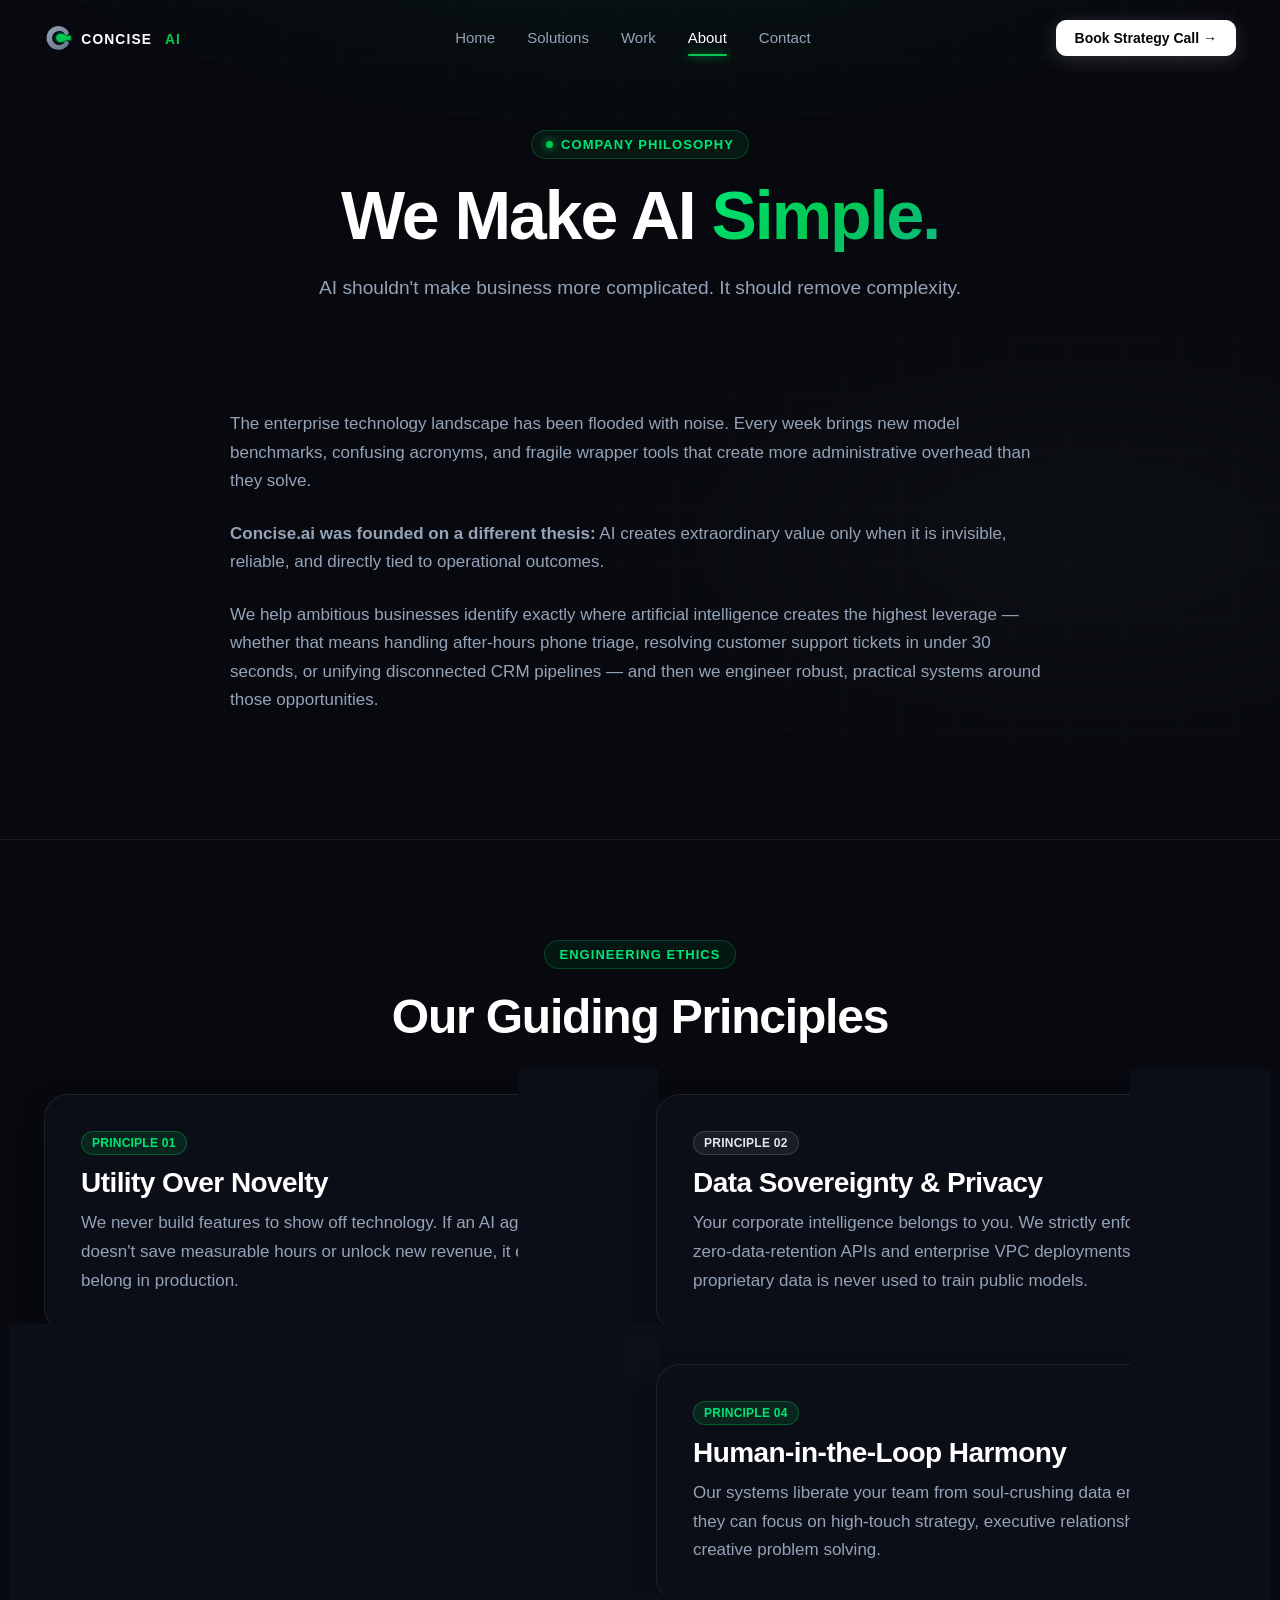
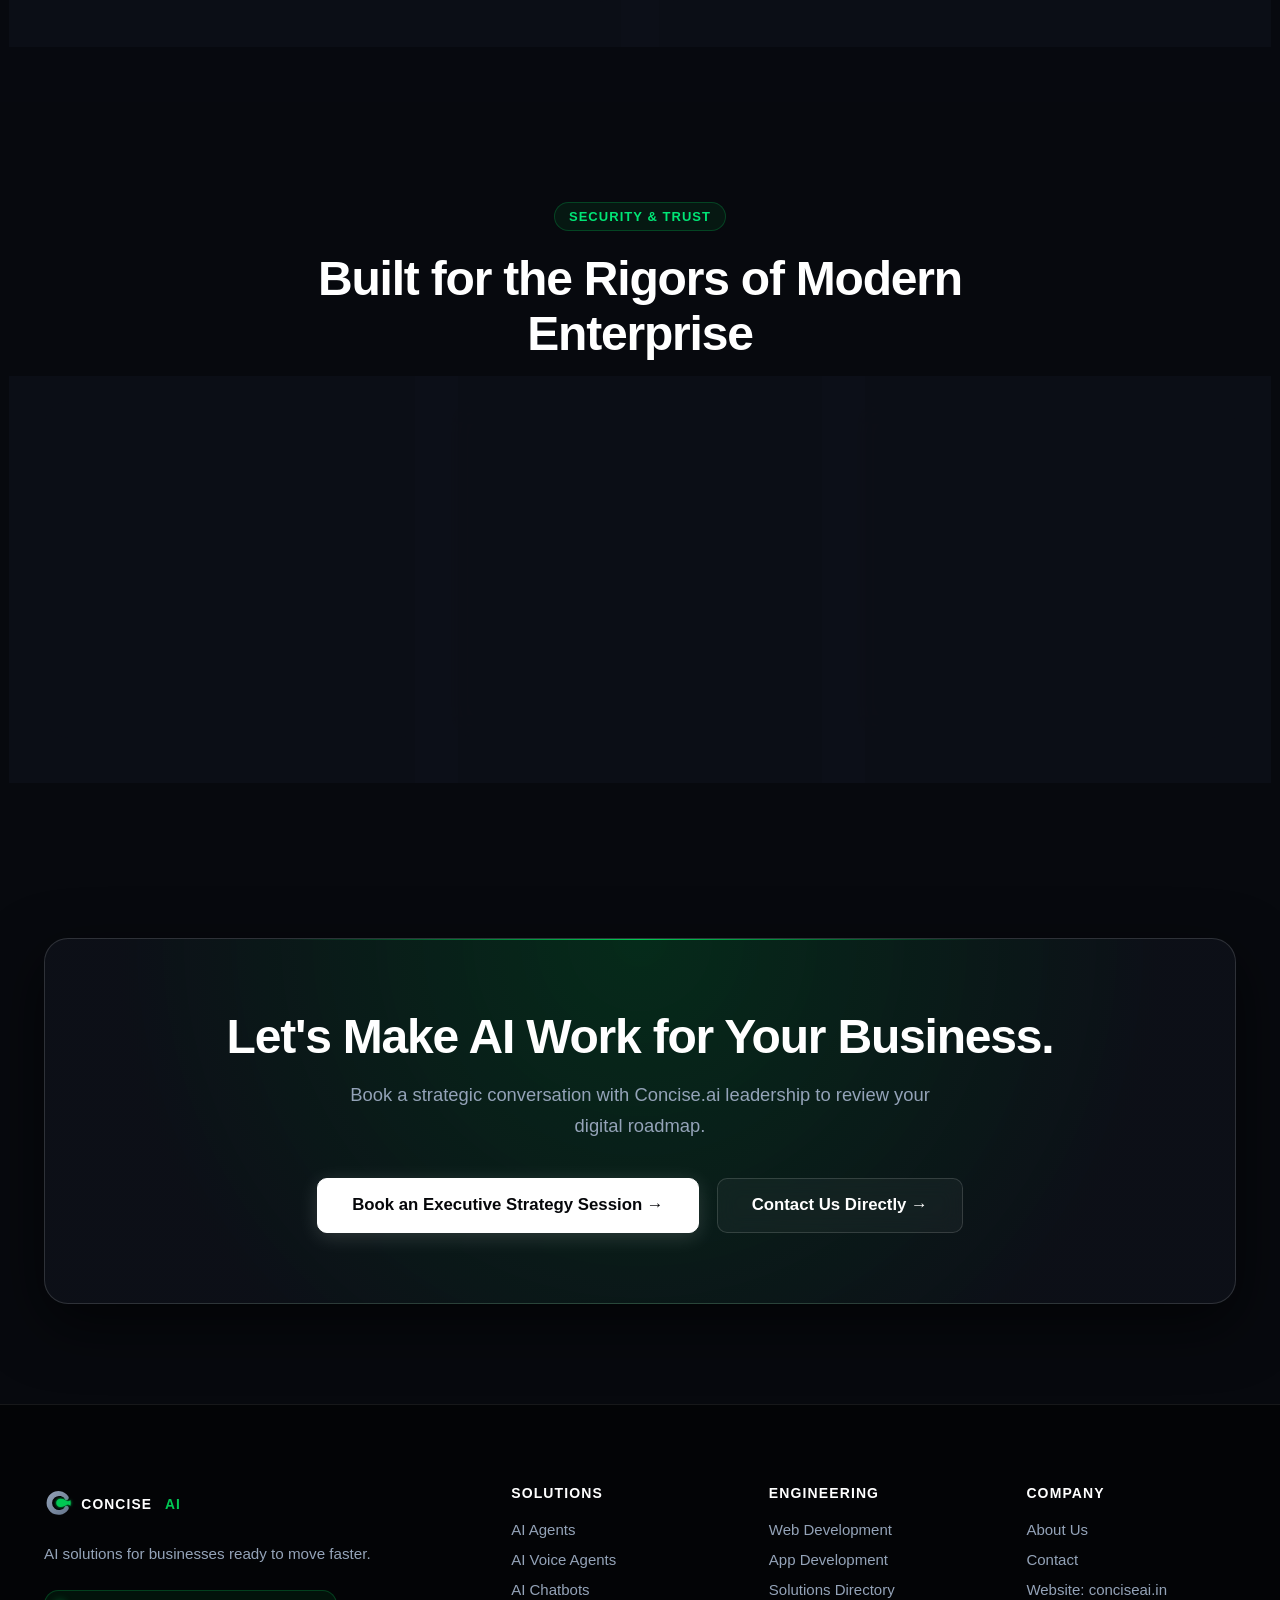
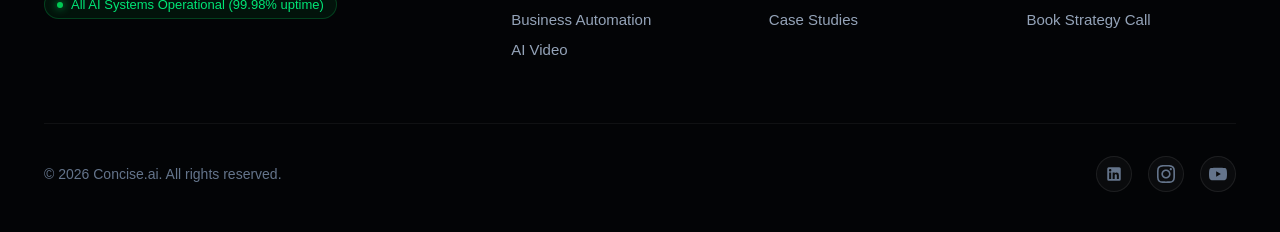
<file: about/index.html>
<!DOCTYPE html>
<html lang="en">
<head>
  <meta charset="UTF-8">
  <meta name="viewport" content="width=device-width, initial-scale=1.0">
  <title>About Us — We Make AI Simple | Concise.ai</title>
  <meta name="description" content="Concise.ai helps ambitious businesses turn AI into real business outcomes. Learn about our philosophy, engineering principles, and enterprise standards.">
  <link rel="canonical" href="https://conciseai.in/about/">

  <link rel="icon" type="image/svg+xml" href="../assets/images/logo.svg">
  <link rel="stylesheet" href="../assets/css/main.css">
  <link rel="stylesheet" href="../assets/css/components.css">
  <link rel="stylesheet" href="../assets/css/pages.css">
</head>
<body>

  <header class="site-header">
    <div class="site-container header-inner">
      <a href="../" class="brand-link">
        <img src="../assets/images/logo.svg" alt="Concise.ai" class="brand-logo" width="180">
      </a>
      <nav aria-label="Primary Navigation">
        <ul class="nav-links">
          <li class="nav-item"><a href="../" class="nav-link">Home</a></li>
          <li class="nav-item"><a href="../solutions/" class="nav-link">Solutions</a></li>
          <li class="nav-item"><a href="../work/" class="nav-link">Work</a></li>
          <li class="nav-item"><a href="../about/" class="nav-link active">About</a></li>
          <li class="nav-item"><a href="../contact/" class="nav-link">Contact</a></li>
        </ul>
      </nav>
      <div class="header-actions">
        <button class="btn btn-primary btn-sm" data-open-booking>Book Strategy Call →</button>
        <button class="mobile-toggle" aria-label="Toggle Menu"><svg width="24" height="24" fill="none" stroke="currentColor"><line x1="3" y1="6" x2="21" y2="6"/><line x1="3" y1="12" x2="21" y2="12"/><line x1="3" y1="18" x2="21" y2="18"/></svg></button>
      </div>
    </div>
  </header>

  <div class="drawer-backdrop"></div>
  <aside class="mobile-drawer">
    <div class="mobile-drawer-header">
      <img src="../assets/images/logo.svg" alt="Concise.ai" width="140">
      <button class="mobile-close-btn">&times;</button>
    </div>
    <ul class="mobile-nav-links">
      <li><a href="../" class="mobile-nav-link">Home</a></li>
      <li><a href="../solutions/" class="mobile-nav-link">Solutions</a></li>
      <li><a href="../work/" class="mobile-nav-link">Work</a></li>
      <li><a href="../about/" class="mobile-nav-link active">About Concise.ai</a></li>
      <li><a href="../contact/" class="mobile-nav-link">Contact</a></li>
    </ul>
  </aside>

  <main>
    <section class="page-hero">
      <div class="site-container">
        <div class="eyebrow">
          <span class="pulse-dot"></span>
          Company Philosophy
        </div>
        <h1 class="page-hero-title">
          We Make AI <span class="text-gradient">Simple.</span>
        </h1>
        <p class="text-lead page-hero-desc">
          AI shouldn't make business more complicated. It should remove complexity.
        </p>
      </div>
    </section>

    <!-- Manifesto & Philosophy -->
    <section class="section" style="padding-top: 0;">
      <div class="site-container">
        <div style="max-width: 820px; margin: 0 auto; line-height: 1.8; font-size: 1.15rem; color: var(--text-primary);">
          <p style="margin-bottom: 24px;">
            The enterprise technology landscape has been flooded with noise. Every week brings new model benchmarks, confusing acronyms, and fragile wrapper tools that create more administrative overhead than they solve.
          </p>
          <p style="margin-bottom: 24px;">
            <strong>Concise.ai was founded on a different thesis:</strong> AI creates extraordinary value only when it is invisible, reliable, and directly tied to operational outcomes.
          </p>
          <p style="margin-bottom: 24px;">
            We help ambitious businesses identify exactly where artificial intelligence creates the highest leverage — whether that means handling after-hours phone triage, resolving customer support tickets in under 30 seconds, or unifying disconnected CRM pipelines — and then we engineer robust, practical systems around those opportunities.
          </p>
        </div>
      </div>
    </section>

    <!-- 4 Core Principles -->
    <section class="section" style="background: rgba(9, 11, 19, 0.4); border-top: 1px solid var(--border-subtle);">
      <div class="site-container">
        <div style="text-align: center; max-width: 700px; margin: 0 auto 50px;">
          <div class="eyebrow">Engineering Ethics</div>
          <h2>Our Guiding Principles</h2>
        </div>

        <div class="grid-2">
          <div class="card-premium">
            <span class="badge badge-green" style="margin-bottom: 12px;">Principle 01</span>
            <h3>Utility Over Novelty</h3>
            <p style="margin-top: 10px;">We never build features to show off technology. If an AI agent doesn't save measurable hours or unlock new revenue, it doesn't belong in production.</p>
          </div>

          <div class="card-premium">
            <span class="badge badge-slate" style="margin-bottom: 12px;">Principle 02</span>
            <h3>Data Sovereignty & Privacy</h3>
            <p style="margin-top: 10px;">Your corporate intelligence belongs to you. We strictly enforce zero-data-retention APIs and enterprise VPC deployments so your proprietary data is never used to train public models.</p>
          </div>

          <div class="card-premium">
            <span class="badge badge-green" style="margin-bottom: 12px;">Principle 03</span>
            <h3>Defensive Engineering</h3>
            <p style="margin-top: 10px;">AI systems must be designed for edge cases. We implement deterministic schema validation, automated confidence thresholds, and immediate human escalation paths.</p>
          </div>

          <div class="card-premium">
            <span class="badge badge-green" style="margin-bottom: 12px;">Principle 04</span>
            <h3>Human-in-the-Loop Harmony</h3>
            <p style="margin-top: 10px;">Our systems liberate your team from soul-crushing data entry so they can focus on high-touch strategy, executive relationships, and creative problem solving.</p>
          </div>
        </div>
      </div>
    </section>

    <!-- Security & Compliance Standards -->
    <section class="section">
      <div class="site-container">
        <div style="text-align: center; max-width: 700px; margin: 0 auto 40px;">
          <div class="eyebrow">Security & Trust</div>
          <h2>Built for the Rigors of Modern Enterprise</h2>
        </div>

        <div class="grid-3">
          <div class="card-premium">
            <div class="card-icon-box"><svg viewBox="0 0 24 24"><rect x="3" y="11" width="18" height="11" rx="2" ry="2"/><path d="M7 11V7a5 5 0 0 1 10 0v4"/></svg></div>
            <h3>SOC2 Type II Readiness</h3>
            <p style="margin-top: 10px;">End-to-end encrypted payloads in transit (TLS 1.3) and at rest (AES-256) across all custom database and webhook connectors.</p>
          </div>

          <div class="card-premium">
            <div class="card-icon-box"><svg viewBox="0 0 24 24"><path d="M12 22s8-4 8-10V5l-8-3-8 3v7c0 6 8 10 8 10z"/></svg></div>
            <h3>Zero Data Retention (ZDR)</h3>
            <p style="margin-top: 10px;">Contractual agreements with foundation model providers guaranteeing that prompts and payloads are purged immediately after inference.</p>
          </div>

          <div class="card-premium">
            <div class="card-icon-box"><svg viewBox="0 0 24 24"><path d="M14 2H6a2 2 0 0 0-2 2v16a2 2 0 0 0 2 2h12a2 2 0 0 0 2-2V8z"/><polyline points="14 2 14 8 20 8"/></svg></div>
            <h3>HIPAA & GDPR Compliance</h3>
            <p style="margin-top: 10px;">Automated PII masking, role-based access control, and granular tenant isolation for healthcare, financial, and legal clients.</p>
          </div>
        </div>
      </div>
    </section>

    <!-- Final CTA -->
    <section class="section">
      <div class="site-container">
        <div class="cta-banner">
          <h2>Let's Make AI Work for Your Business.</h2>
          <p>Book a strategic conversation with Concise.ai leadership to review your digital roadmap.</p>
          <div class="cta-buttons">
            <button class="btn btn-primary btn-lg" data-open-booking>
              Book an Executive Strategy Session →
            </button>
            <a href="../contact/" class="btn btn-secondary btn-lg">
              Contact Us Directly →
            </a>
          </div>
        </div>
      </div>
    </section>
  </main>

    <!-- Site Footer -->
  <footer class="site-footer">
    <div class="site-container">
      <div class="footer-top">
        <div class="footer-brand">
          <a href="../" aria-label="Concise.ai Home">
            <img src="../assets/images/logo.svg" alt="Concise.ai" class="brand-logo" width="160">
          </a>
          <p>AI solutions for businesses ready to move faster.</p>
          <div class="footer-status-badge">
            <span class="live-dot"></span>
            All AI Systems Operational (99.98% uptime)
          </div>
        </div>

        <div class="footer-column">
          <h4>Solutions</h4>
          <ul class="footer-links">
            <li><a href="../ai-agents/" class="footer-link">AI Agents</a></li>
            <li><a href="../ai-voice-agents/" class="footer-link">AI Voice Agents</a></li>
            <li><a href="../ai-chatbots/" class="footer-link">AI Chatbots</a></li>
            <li><a href="../automation/" class="footer-link">Business Automation</a></li>
            <li><a href="../ai-video/" class="footer-link">AI Video</a></li>
          </ul>
        </div>

        <div class="footer-column">
          <h4>Engineering</h4>
          <ul class="footer-links">
            <li><a href="../web-development/" class="footer-link">Web Development</a></li>
            <li><a href="../app-development/" class="footer-link">App Development</a></li>
            <li><a href="../solutions/" class="footer-link">Solutions Directory</a></li>
            <li><a href="../work/" class="footer-link">Case Studies</a></li>
          </ul>
        </div>

        <div class="footer-column">
          <h4>Company</h4>
          <ul class="footer-links">
            <li><a href="../about/" class="footer-link">About Us</a></li>
            <li><a href="../contact/" class="footer-link">Contact</a></li>
            <li><a href="https://conciseai.in" class="footer-link">Website: conciseai.in</a></li>
            <li><a href="../contact/" class="footer-link" data-open-booking>Book Strategy Call</a></li>
          </ul>
        </div>
      </div>

      <div class="footer-bottom">
        <div>&copy; 2026 Concise.ai. All rights reserved.</div>
        <div class="footer-socials">
          <a href="https://linkedin.com" target="_blank" rel="noopener noreferrer" class="social-icon-link" aria-label="LinkedIn">
            <svg width="18" height="18" fill="currentColor" viewBox="0 0 24 24"><path d="M19 3a2 2 0 0 1 2 2v14a2 2 0 0 1-2 2H5a2 2 0 0 1-2-2V5a2 2 0 0 1 2-2h14m-.5 15.5v-5.3a3.26 3.26 0 0 0-3.26-3.26c-.85 0-1.84.52-2.28 1.3v-1.11h-2.79v8.37h2.79v-4.93c0-.77.62-1.4 1.39-1.4a1.4 1.4 0 0 1 1.4 1.4v4.93h2.75M6.88 8.56a1.68 1.68 0 0 0 1.68-1.68c0-.93-.75-1.69-1.68-1.69a1.69 1.69 0 0 0-1.69 1.69c0 .93.76 1.68 1.69 1.68m1.39 9.94v-8.37H5.5v8.37h2.77z"/></svg>
          </a>
          <a href="https://instagram.com" target="_blank" rel="noopener noreferrer" class="social-icon-link" aria-label="Instagram">
            <svg width="18" height="18" fill="currentColor" viewBox="0 0 24 24"><path d="M12 2.163c3.204 0 3.584.012 4.85.07 3.252.148 4.771 1.691 4.919 4.919.058 1.265.069 1.645.069 4.849 0 3.205-.012 3.584-.069 4.849-.149 3.225-1.664 4.771-4.919 4.919-1.266.058-1.644.07-4.85.07-3.204 0-3.584-.012-4.849-.07-3.26-.149-4.771-1.699-4.919-4.92-.058-1.265-.07-1.644-.07-4.849 0-3.204.013-3.583.07-4.849.149-3.227 1.664-4.771 4.919-4.919 1.266-.057 1.645-.069 4.849-.069zm0-2.163c-3.259 0-3.667.014-4.947.072-4.358.2-6.78 2.618-6.98 6.98-.059 1.281-.073 1.689-.073 4.948 0 3.259.014 3.668.072 4.948.2 4.358 2.618 6.78 6.98 6.98 1.281.058 1.689.072 4.948.072 3.259 0 3.668-.014 4.948-.072 4.354-.2 6.782-2.618 6.979-6.98.059-1.28.073-1.689.073-4.948 0-3.259-.014-3.667-.072-4.947-.196-4.354-2.617-6.78-6.979-6.98-1.281-.059-1.69-.073-4.949-.073zm0 5.838c-3.403 0-6.162 2.759-6.162 6.162s2.759 6.163 6.162 6.163 6.162-2.759 6.162-6.163c0-3.403-2.759-6.162-6.162-6.162zm0 10.162c-2.209 0-4-1.79-4-4 0-2.209 1.791-4 4-4s4 1.791 4 4c0 2.21-1.791 4-4 4zm6.406-11.845c-.796 0-1.441.645-1.441 1.44s.645 1.44 1.441 1.44c.795 0 1.439-.645 1.439-1.44s-.644-1.44-1.439-1.44z"/></svg>
          </a>
          <a href="https://youtube.com" target="_blank" rel="noopener noreferrer" class="social-icon-link" aria-label="YouTube">
            <svg width="18" height="18" fill="currentColor" viewBox="0 0 24 24"><path d="M23.498 6.186a3.016 3.016 0 0 0-2.122-2.136C19.505 3.545 12 3.545 12 3.545s-7.505 0-9.377.505A3.017 3.017 0 0 0 .502 6.186C0 8.07 0 12 0 12s0 3.93.502 5.814a3.016 3.016 0 0 0 2.122 2.136c1.871.505 9.376.505 9.376.505s7.505 0 9.377-.505a3.015 3.015 0 0 0 2.122-2.136C24 15.93 24 12 24 12s0-3.93-.502-5.814zM9.545 15.568V8.432L15.818 12l-6.273 3.568z"/></svg>
          </a>
        </div>
      </div>
    </div>
  </footer>

  <div id="bookingModal" class="modal-backdrop" role="dialog">
    <div class="modal-card">
      <div class="modal-header">
        <h3 style="font-size: 1.35rem;">Schedule Executive Strategy Call</h3>
        <button class="modal-close-btn">&times;</button>
      </div>
      <div class="modal-body">
        <form id="quickBookingForm">
          <div class="form-grid">
            <div class="form-group">
              <label class="form-label" for="bName">Your Name *</label>
              <input type="text" id="bName" class="form-input" required>
            </div>
            <div class="form-group">
              <label class="form-label" for="bEmail">Work Email *</label>
              <input type="email" id="bEmail" class="form-input" required>
            </div>
          </div>
          <button type="submit" class="btn btn-primary" style="width: 100%; margin-top: 10px;">Reserve Strategy Session →</button>
        </form>
      </div>
    </div>
  </div>

  <script src="../assets/js/main.js"></script>
</body>
</html>
</file>
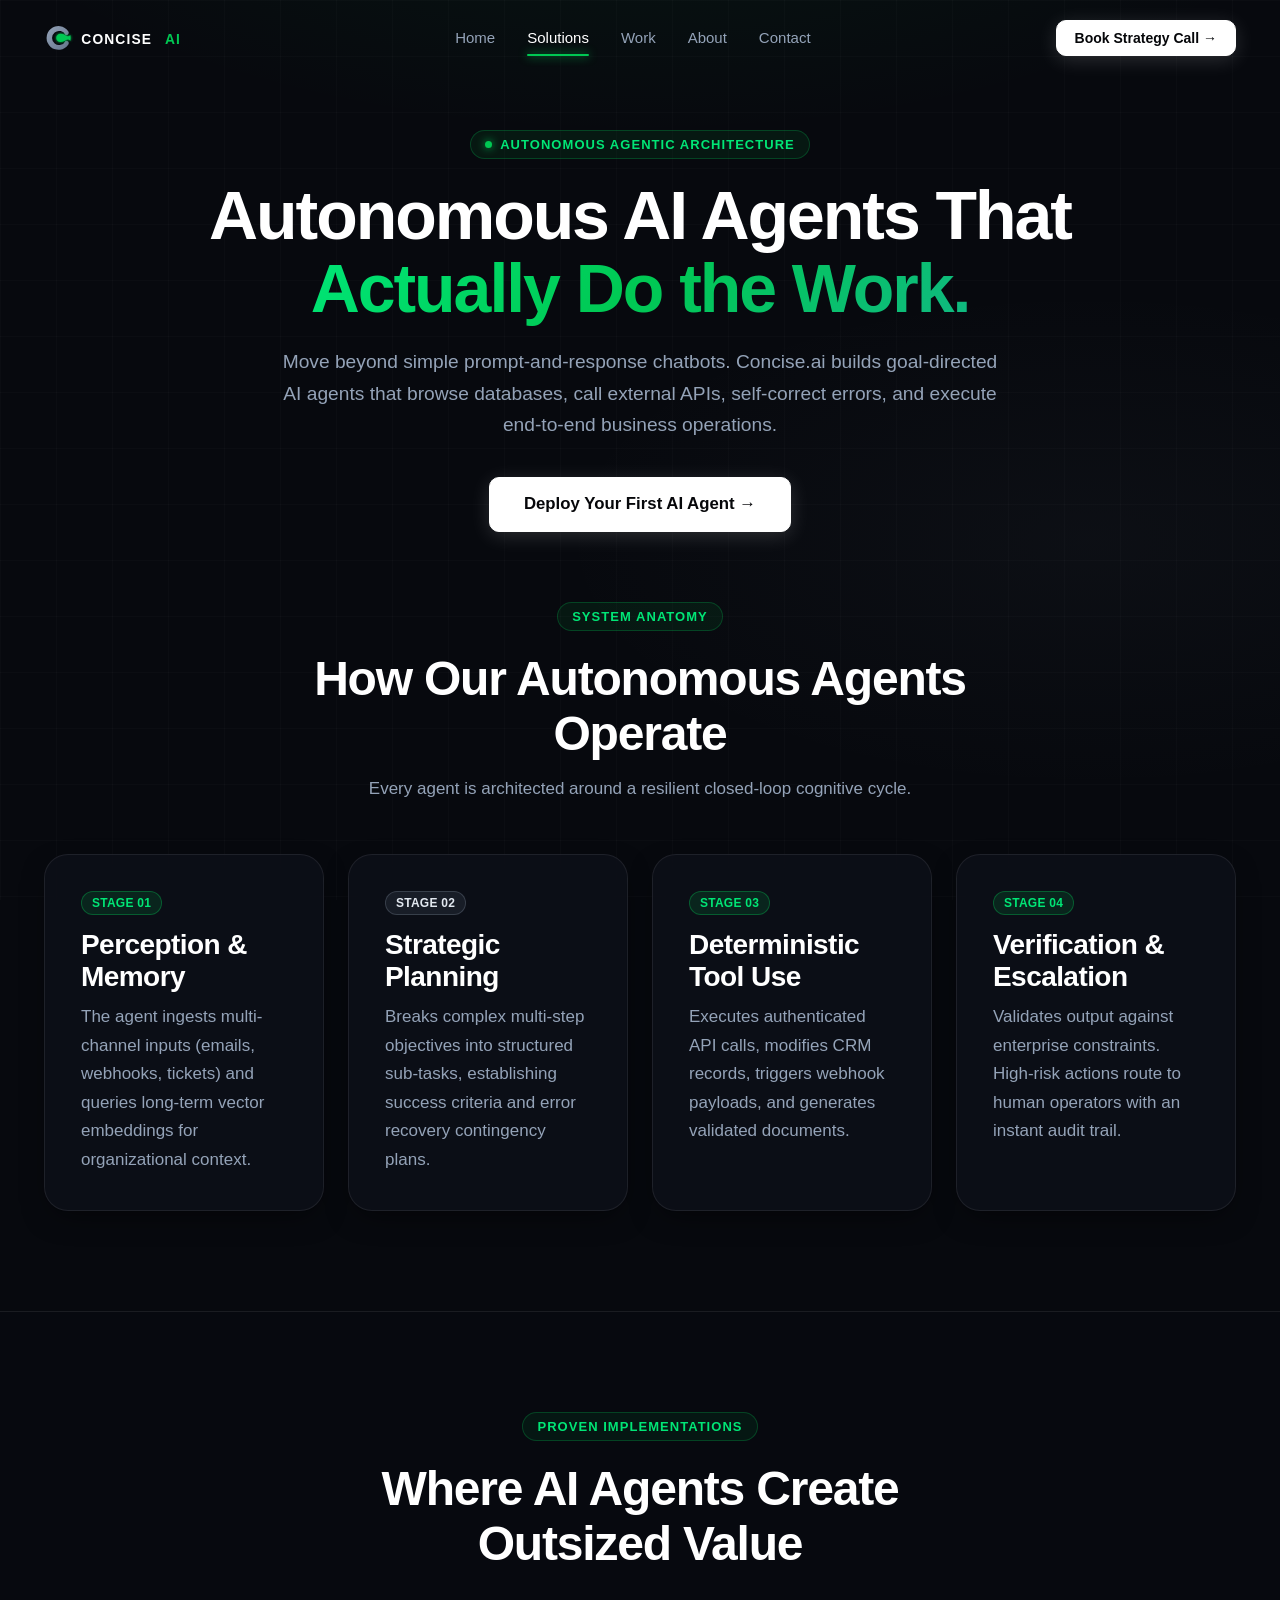
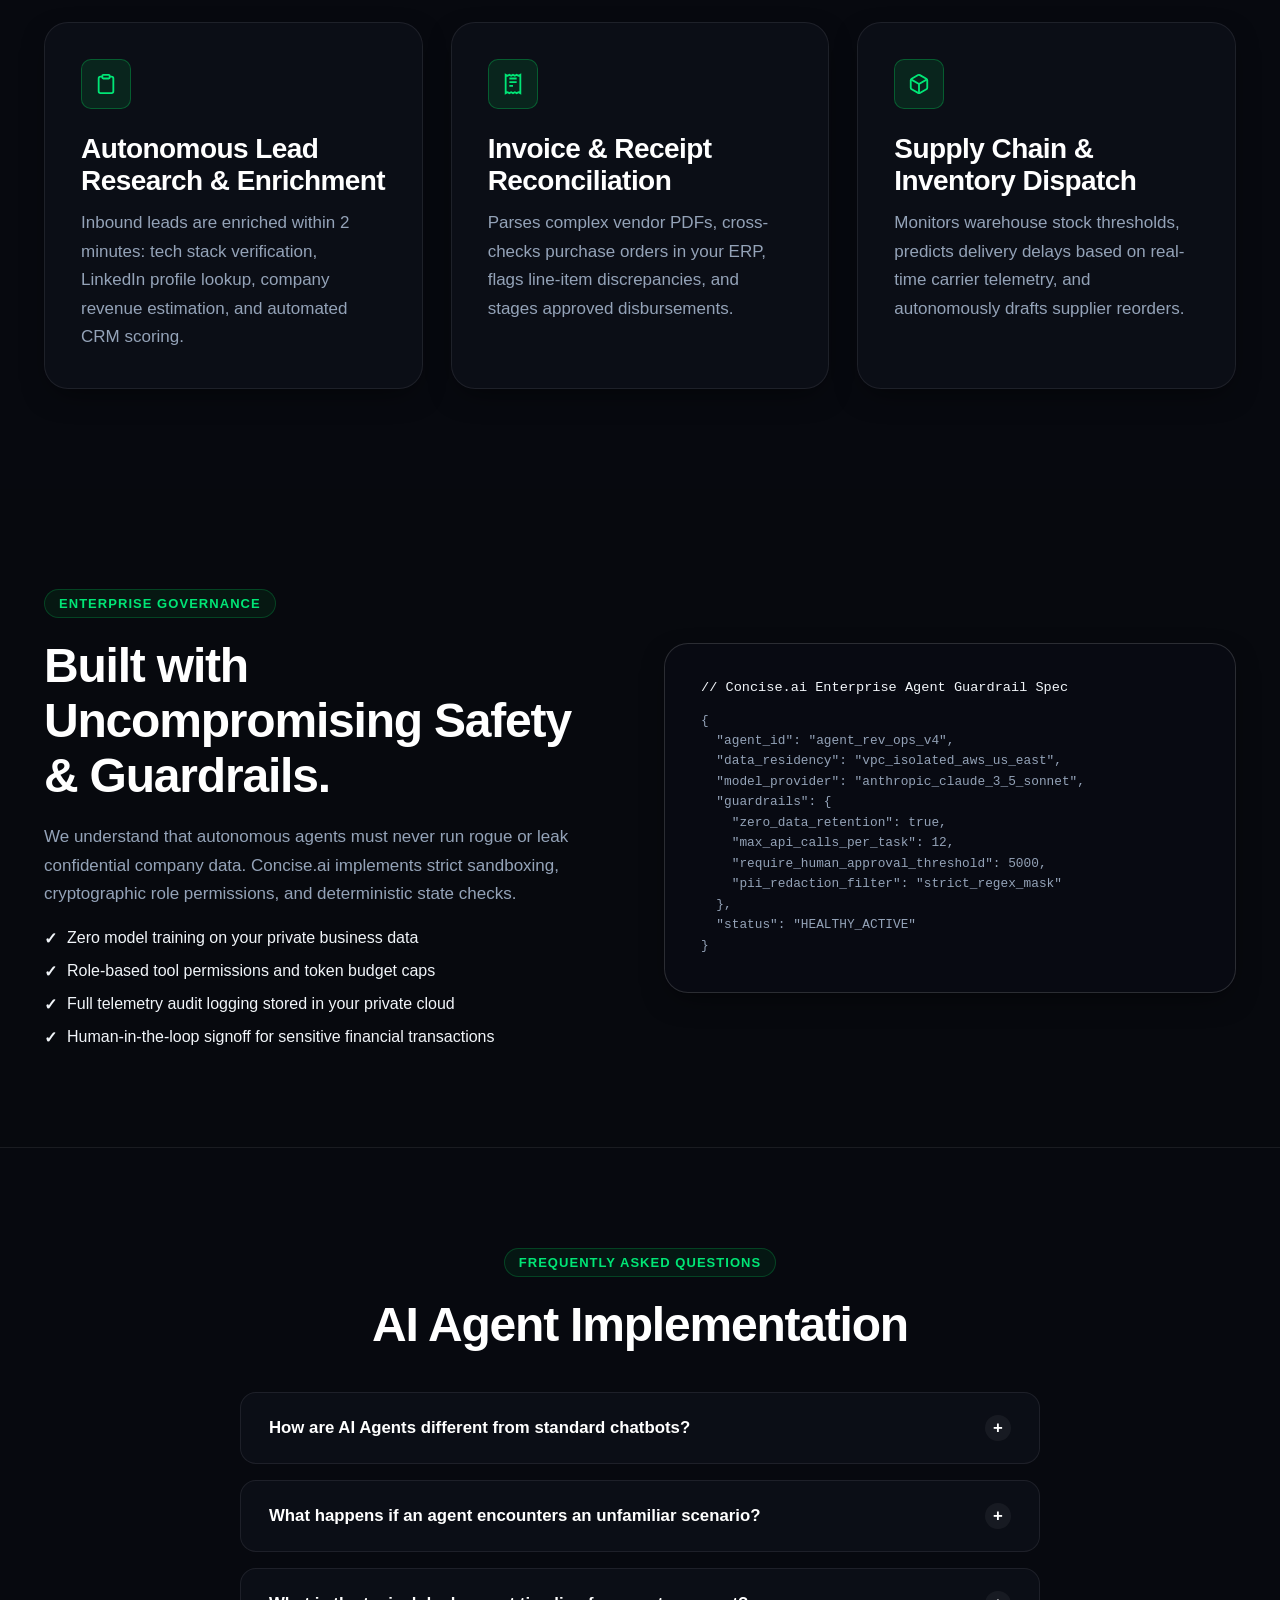
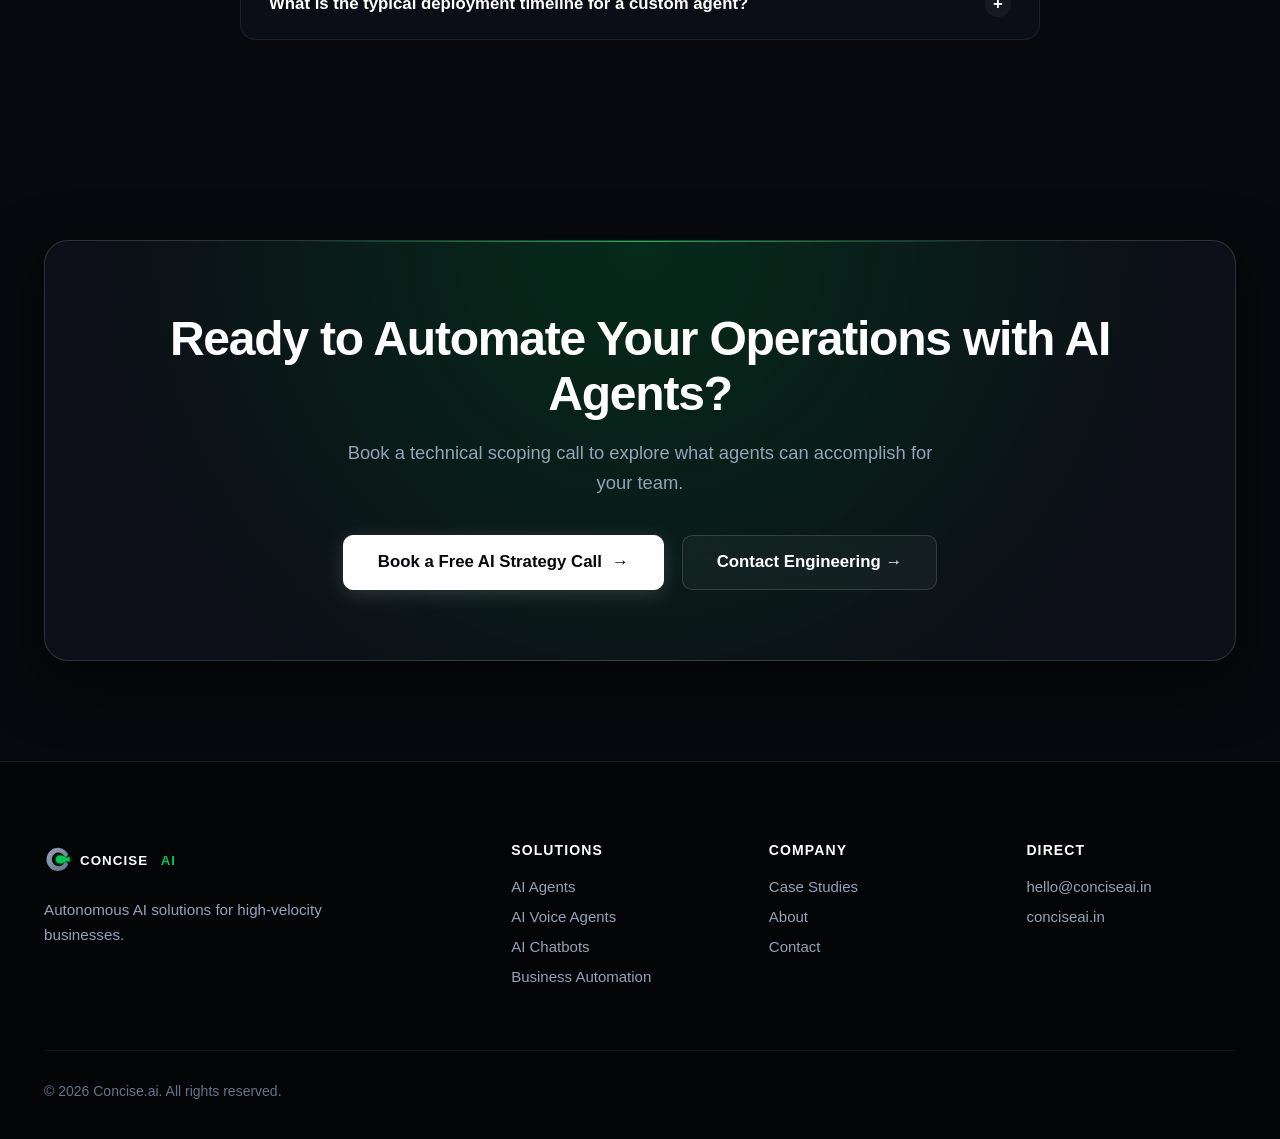
<file: ai-agents/index.html>
<!DOCTYPE html>
<html lang="en">
<head>
  <meta charset="UTF-8">
  <meta name="viewport" content="width=device-width, initial-scale=1.0">
  <title>Autonomous AI Agents — Concise.ai</title>
  <meta name="description" content="Deploy custom autonomous AI agents that handle multi-step workflows, tool execution, and complex business operations with precision and governance.">
  <link rel="canonical" href="https://conciseai.in/ai-agents/">

  <link rel="icon" type="image/svg+xml" href="../assets/images/logo.svg">
  <link rel="stylesheet" href="../assets/css/main.css">
  <link rel="stylesheet" href="../assets/css/components.css">
  <link rel="stylesheet" href="../assets/css/pages.css">
</head>
<body>

  <!-- Site Header -->
  <header class="site-header">
    <div class="site-container header-inner">
      <a href="../" class="brand-link">
        <img src="../assets/images/logo.svg" alt="Concise.ai" class="brand-logo" width="180">
      </a>
      <nav aria-label="Primary Navigation">
        <ul class="nav-links">
          <li class="nav-item"><a href="../" class="nav-link">Home</a></li>
          <li class="nav-item"><a href="../solutions/" class="nav-link active">Solutions</a></li>
          <li class="nav-item"><a href="../work/" class="nav-link">Work</a></li>
          <li class="nav-item"><a href="../about/" class="nav-link">About</a></li>
          <li class="nav-item"><a href="../contact/" class="nav-link">Contact</a></li>
        </ul>
      </nav>
      <div class="header-actions">
        <button class="btn btn-primary btn-sm" data-open-booking>Book Strategy Call →</button>
        <button class="mobile-toggle" aria-label="Toggle Menu"><svg width="24" height="24" fill="none" stroke="currentColor"><line x1="3" y1="6" x2="21" y2="6"/><line x1="3" y1="12" x2="21" y2="12"/><line x1="3" y1="18" x2="21" y2="18"/></svg></button>
      </div>
    </div>
  </header>

  <div class="drawer-backdrop"></div>
  <aside class="mobile-drawer">
    <div class="mobile-drawer-header">
      <img src="../assets/images/logo.svg" alt="Concise.ai" width="140">
      <button class="mobile-close-btn">&times;</button>
    </div>
    <ul class="mobile-nav-links">
      <li><a href="../" class="mobile-nav-link">Home</a></li>
      <li><a href="../solutions/" class="mobile-nav-link">Solutions</a></li>
      <li><a href="../ai-agents/" class="mobile-nav-link active">AI Agents</a></li>
      <li><a href="../ai-voice-agents/" class="mobile-nav-link">AI Voice Agents</a></li>
      <li><a href="../ai-chatbots/" class="mobile-nav-link">AI Chatbots</a></li>
      <li><a href="../automation/" class="mobile-nav-link">Business Automation</a></li>
      <li><a href="../work/" class="mobile-nav-link">Work</a></li>
      <li><a href="../contact/" class="mobile-nav-link">Contact</a></li>
    </ul>
  </aside>

  <main>
    <section class="page-hero">
      <div class="site-container">
        <div class="eyebrow">
          <span class="pulse-dot"></span>
          Autonomous Agentic Architecture
        </div>
        <h1 class="page-hero-title">
          Autonomous AI Agents That <span class="text-gradient">Actually Do the Work.</span>
        </h1>
        <p class="text-lead page-hero-desc">
          Move beyond simple prompt-and-response chatbots. Concise.ai builds goal-directed AI agents that browse databases, call external APIs, self-correct errors, and execute end-to-end business operations.
        </p>
        <div style="display: flex; justify-content: center; gap: 16px;">
          <button class="btn btn-primary btn-lg" data-open-booking>
            Deploy Your First AI Agent →
          </button>
        </div>
      </div>
    </section>

    <!-- The 4-Stage Agent Loop -->
    <section class="section" style="padding-top: 0;">
      <div class="site-container">
        <div style="text-align: center; max-width: 700px; margin: 0 auto 50px;">
          <div class="eyebrow">System Anatomy</div>
          <h2>How Our Autonomous Agents Operate</h2>
          <p style="margin-top: 14px;">Every agent is architected around a resilient closed-loop cognitive cycle.</p>
        </div>

        <div class="grid-4">
          <div class="card-premium">
            <span class="badge badge-green" style="margin-bottom: 14px;">Stage 01</span>
            <h3>Perception & Memory</h3>
            <p style="margin-top: 10px;">The agent ingests multi-channel inputs (emails, webhooks, tickets) and queries long-term vector embeddings for organizational context.</p>
          </div>

          <div class="card-premium">
            <span class="badge badge-slate" style="margin-bottom: 14px;">Stage 02</span>
            <h3>Strategic Planning</h3>
            <p style="margin-top: 10px;">Breaks complex multi-step objectives into structured sub-tasks, establishing success criteria and error recovery contingency plans.</p>
          </div>

          <div class="card-premium">
            <span class="badge badge-green" style="margin-bottom: 14px;">Stage 03</span>
            <h3>Deterministic Tool Use</h3>
            <p style="margin-top: 10px;">Executes authenticated API calls, modifies CRM records, triggers webhook payloads, and generates validated documents.</p>
          </div>

          <div class="card-premium">
            <span class="badge badge-green" style="margin-bottom: 14px;">Stage 04</span>
            <h3>Verification & Escalation</h3>
            <p style="margin-top: 10px;">Validates output against enterprise constraints. High-risk actions route to human operators with an instant audit trail.</p>
          </div>
        </div>
      </div>
    </section>

    <!-- Key Enterprise Use Cases -->
    <section class="section" style="background: rgba(9, 11, 19, 0.4); border-top: 1px solid var(--border-subtle);">
      <div class="site-container">
        <div style="text-align: center; max-width: 700px; margin: 0 auto 50px;">
          <div class="eyebrow">Proven Implementations</div>
          <h2>Where AI Agents Create Outsized Value</h2>
        </div>

        <div class="grid-3">
          <div class="card-premium">
            <div class="card-icon-box"><svg viewBox="0 0 24 24"><path d="M16 4h2a2 2 0 0 1 2 2v14a2 2 0 0 1-2 2H6a2 2 0 0 1-2-2V6a2 2 0 0 1 2-2h2"/><rect x="8" y="2" width="8" height="4" rx="1" ry="1"/></svg></div>
            <h3>Autonomous Lead Research & Enrichment</h3>
            <p style="margin-top: 12px;">Inbound leads are enriched within 2 minutes: tech stack verification, LinkedIn profile lookup, company revenue estimation, and automated CRM scoring.</p>
          </div>

          <div class="card-premium">
            <div class="card-icon-box"><svg viewBox="0 0 24 24"><path d="M4 2v20l2-1 2 1 2-1 2 1 2-1 2 1 2-1 2 1V2l-2 1-2-1-2 1-2-1-2 1-2-1-2 1-2-1z"/><line x1="8" y1="6" x2="16" y2="6"/><line x1="8" y1="10" x2="16" y2="10"/><line x1="8" y1="14" x2="12" y2="14"/></svg></div>
            <h3>Invoice & Receipt Reconciliation</h3>
            <p style="margin-top: 12px;">Parses complex vendor PDFs, cross-checks purchase orders in your ERP, flags line-item discrepancies, and stages approved disbursements.</p>
          </div>

          <div class="card-premium">
            <div class="card-icon-box"><svg viewBox="0 0 24 24"><path d="M21 16V8a2 2 0 0 0-1-1.73l-7-4a2 2 0 0 0-2 0l-7 4A2 2 0 0 0 3 8v8a2 2 0 0 0 1 1.73l7 4a2 2 0 0 0 2 0l7-4A2 2 0 0 0 21 16z"/><polyline points="3.27 6.96 12 12.01 20.73 6.96"/><line x1="12" y1="22.08" x2="12" y2="12"/></svg></div>
            <h3>Supply Chain & Inventory Dispatch</h3>
            <p style="margin-top: 12px;">Monitors warehouse stock thresholds, predicts delivery delays based on real-time carrier telemetry, and autonomously drafts supplier reorders.</p>
          </div>
        </div>
      </div>
    </section>

    <!-- Enterprise Security & Guardrails -->
    <section class="section">
      <div class="site-container">
        <div style="display: grid; grid-template-columns: 1fr 1fr; gap: 48px; align-items: center;">
          <div>
            <div class="eyebrow">Enterprise Governance</div>
            <h2>Built with Uncompromising Safety & Guardrails.</h2>
            <p style="margin: 20px 0;">
              We understand that autonomous agents must never run rogue or leak confidential company data. Concise.ai implements strict sandboxing, cryptographic role permissions, and deterministic state checks.
            </p>
            <ul style="list-style: none; display: flex; flex-direction: column; gap: 14px;">
              <li style="display: flex; gap: 10px; align-items: center; color: var(--text-primary);">
                <span style="color: var(--emerald); font-weight: 700;">✓</span> Zero model training on your private business data
              </li>
              <li style="display: flex; gap: 10px; align-items: center; color: var(--text-primary);">
                <span style="color: var(--emerald); font-weight: 700;">✓</span> Role-based tool permissions and token budget caps
              </li>
              <li style="display: flex; gap: 10px; align-items: center; color: var(--text-primary);">
                <span style="color: var(--emerald); font-weight: 700;">✓</span> Full telemetry audit logging stored in your private cloud
              </li>
              <li style="display: flex; gap: 10px; align-items: center; color: var(--text-primary);">
                <span style="color: var(--emerald); font-weight: 700;">✓</span> Human-in-the-loop signoff for sensitive financial transactions
              </li>
            </ul>
          </div>

          <div class="card-premium" style="background: #080a12; border: 1px solid var(--border-medium);">
            <div style="font-family: var(--font-mono); font-size: 0.85rem; color: var(--cyan); margin-bottom: 16px;">
              // Concise.ai Enterprise Agent Guardrail Spec
            </div>
            <pre style="font-family: var(--font-mono); font-size: 0.8rem; color: var(--text-secondary); line-height: 1.6; overflow-x: auto;">
{
  "agent_id": "agent_rev_ops_v4",
  "data_residency": "vpc_isolated_aws_us_east",
  "model_provider": "anthropic_claude_3_5_sonnet",
  "guardrails": {
    "zero_data_retention": true,
    "max_api_calls_per_task": 12,
    "require_human_approval_threshold": 5000,
    "pii_redaction_filter": "strict_regex_mask"
  },
  "status": "HEALTHY_ACTIVE"
}</pre>
          </div>
        </div>
      </div>
    </section>

    <!-- FAQ Accordion -->
    <section class="section" style="background: rgba(9, 11, 19, 0.4); border-top: 1px solid var(--border-subtle);">
      <div class="site-container">
        <div style="text-align: center; max-width: 700px; margin: 0 auto 40px;">
          <div class="eyebrow">Frequently Asked Questions</div>
          <h2>AI Agent Implementation</h2>
        </div>

        <div class="accordion-wrapper">
          <div class="accordion-item">
            <button class="accordion-header">
              <span>How are AI Agents different from standard chatbots?</span>
              <span class="accordion-icon">+</span>
            </button>
            <div class="accordion-content">
              <p>Chatbots simply answer questions based on static prompts. Autonomous AI agents have the agency to take real-world actions: they query databases, make calculations, call APIs, send emails, trigger webhooks, and iteratively review their own output until a target objective is completed.</p>
            </div>
          </div>

          <div class="accordion-item">
            <button class="accordion-header">
              <span>What happens if an agent encounters an unfamiliar scenario?</span>
              <span class="accordion-icon">+</span>
            </button>
            <div class="accordion-content">
              <p>Concise.ai builds deterministic escalation fail-safes. When confidence scores drop below calibrated thresholds or an unhandled edge case occurs, the agent pauses execution, logs the context, and routes the ticket to a human manager with an executive briefing summary.</p>
            </div>
          </div>

          <div class="accordion-item">
            <button class="accordion-header">
              <span>What is the typical deployment timeline for a custom agent?</span>
              <span class="accordion-icon">+</span>
            </button>
            <div class="accordion-content">
              <p>Most custom agent workflows go from architectural discovery to production deployment within 2 to 4 weeks, including API integration, synthetic stress testing, and team training.</p>
            </div>
          </div>
        </div>
      </div>
    </section>

    <!-- Final CTA -->
    <section class="section">
      <div class="site-container">
        <div class="cta-banner">
          <h2>Ready to Automate Your Operations with AI Agents?</h2>
          <p>Book a technical scoping call to explore what agents can accomplish for your team.</p>
          <div class="cta-buttons">
            <button class="btn btn-primary btn-lg" data-open-booking>
              Book a Free AI Strategy Call <span class="btn-arrow">→</span>
            </button>
            <a href="../contact/" class="btn btn-secondary btn-lg">
              Contact Engineering →
            </a>
          </div>
        </div>
      </div>
    </section>
  </main>

  <footer class="site-footer">
    <div class="site-container">
      <div class="footer-top">
        <div class="footer-brand">
          <a href="../"><img src="../assets/images/logo.svg" alt="Concise.ai" width="160"></a>
          <p>Autonomous AI solutions for high-velocity businesses.</p>
        </div>
        <div class="footer-column">
          <h4>Solutions</h4>
          <ul class="footer-links">
            <li><a href="../ai-agents/" class="footer-link">AI Agents</a></li>
            <li><a href="../ai-voice-agents/" class="footer-link">AI Voice Agents</a></li>
            <li><a href="../ai-chatbots/" class="footer-link">AI Chatbots</a></li>
            <li><a href="../automation/" class="footer-link">Business Automation</a></li>
          </ul>
        </div>
        <div class="footer-column">
          <h4>Company</h4>
          <ul class="footer-links">
            <li><a href="../work/" class="footer-link">Case Studies</a></li>
            <li><a href="../about/" class="footer-link">About</a></li>
            <li><a href="../contact/" class="footer-link">Contact</a></li>
          </ul>
        </div>
        <div class="footer-column">
          <h4>Direct</h4>
          <ul class="footer-links">
            <li><a href="mailto:hello@conciseai.in" class="footer-link">hello@conciseai.in</a></li>
            <li><span class="footer-link">conciseai.in</span></li>
          </ul>
        </div>
      </div>
      <div class="footer-bottom">
        <div>© 2026 Concise.ai. All rights reserved.</div>
      </div>
    </div>
  </footer>

  <!-- Booking Modal -->
  <div id="bookingModal" class="modal-backdrop" role="dialog">
    <div class="modal-card">
      <div class="modal-header">
        <h3 style="font-size: 1.35rem;">Book a Free AI Strategy Call</h3>
        <button class="modal-close-btn">&times;</button>
      </div>
      <div class="modal-body">
        <form id="quickBookingForm">
          <div class="form-grid">
            <div class="form-group">
              <label class="form-label" for="bName">Your Name *</label>
              <input type="text" id="bName" class="form-input" required>
            </div>
            <div class="form-group">
              <label class="form-label" for="bEmail">Work Email *</label>
              <input type="email" id="bEmail" class="form-input" required>
            </div>
          </div>
          <button type="submit" class="btn btn-primary" style="width: 100%; margin-top: 10px;">Confirm Call Slot →</button>
        </form>
      </div>
    </div>
  </div>

  <script src="../assets/js/main.js"></script>
</body>
</html>
</file>
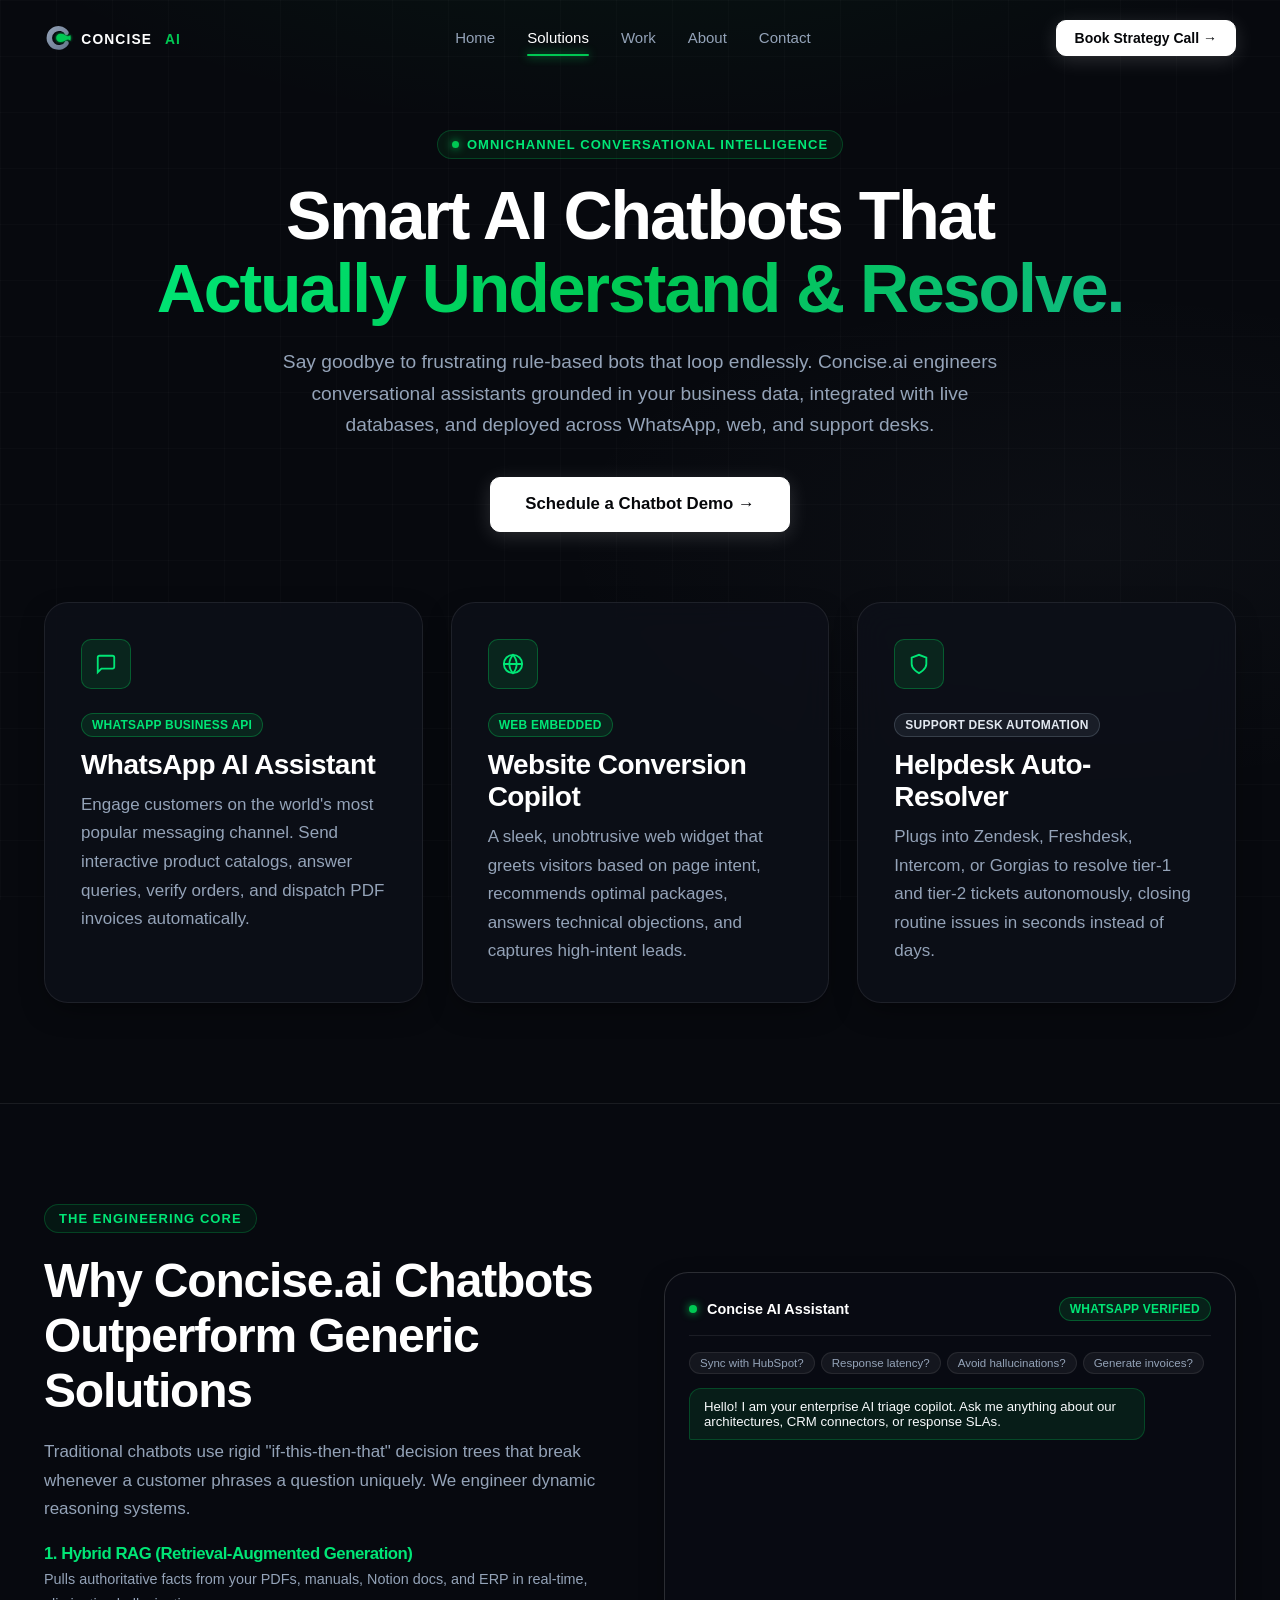
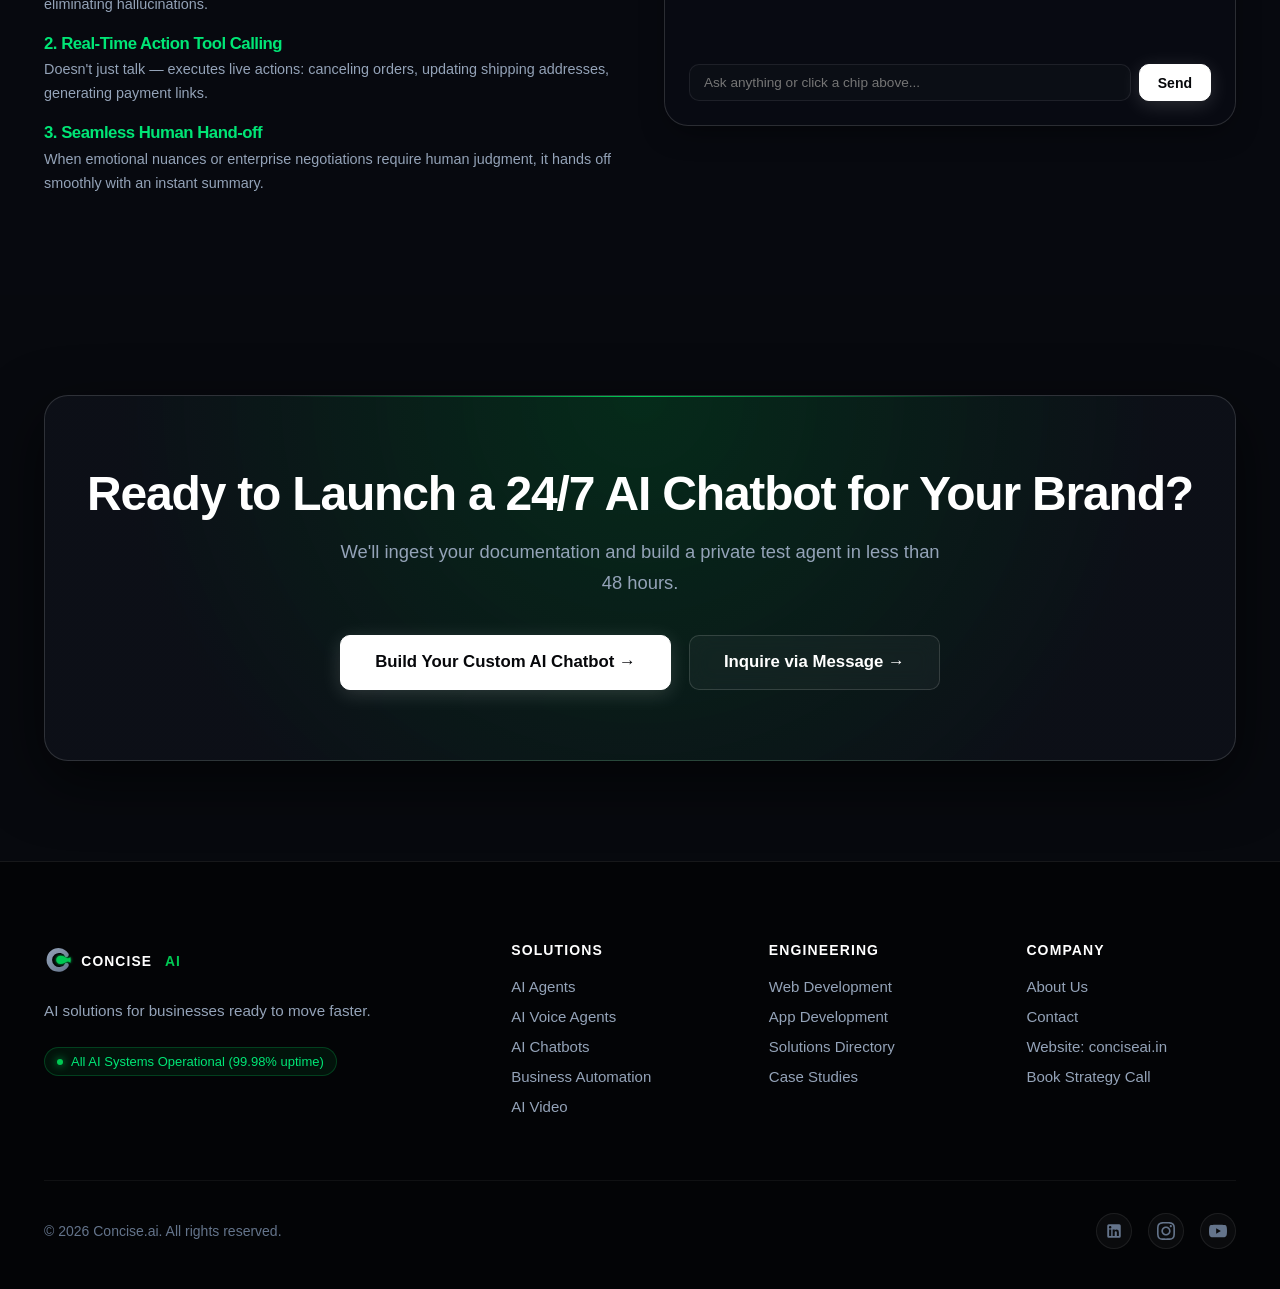
<file: ai-chatbots/index.html>
<!DOCTYPE html>
<html lang="en">
<head>
  <meta charset="UTF-8">
  <meta name="viewport" content="width=device-width, initial-scale=1.0">
  <title>AI Chatbots & Conversational Systems — Concise.ai</title>
  <meta name="description" content="Deploy smart conversational AI chatbots across WhatsApp, your website, and support desks with factual vector grounding and direct tool-use capabilities.">
  <link rel="canonical" href="https://conciseai.in/ai-chatbots/">

  <link rel="icon" type="image/svg+xml" href="../assets/images/logo.svg">
  <link rel="stylesheet" href="../assets/css/main.css">
  <link rel="stylesheet" href="../assets/css/components.css">
  <link rel="stylesheet" href="../assets/css/pages.css">
</head>
<body>

  <header class="site-header">
    <div class="site-container header-inner">
      <a href="../" class="brand-link">
        <img src="../assets/images/logo.svg" alt="Concise.ai" class="brand-logo" width="180">
      </a>
      <nav aria-label="Primary Navigation">
        <ul class="nav-links">
          <li class="nav-item"><a href="../" class="nav-link">Home</a></li>
          <li class="nav-item"><a href="../solutions/" class="nav-link active">Solutions</a></li>
          <li class="nav-item"><a href="../work/" class="nav-link">Work</a></li>
          <li class="nav-item"><a href="../about/" class="nav-link">About</a></li>
          <li class="nav-item"><a href="../contact/" class="nav-link">Contact</a></li>
        </ul>
      </nav>
      <div class="header-actions">
        <button class="btn btn-primary btn-sm" data-open-booking>Book Strategy Call →</button>
        <button class="mobile-toggle" aria-label="Toggle Menu"><svg width="24" height="24" fill="none" stroke="currentColor"><line x1="3" y1="6" x2="21" y2="6"/><line x1="3" y1="12" x2="21" y2="12"/><line x1="3" y1="18" x2="21" y2="18"/></svg></button>
      </div>
    </div>
  </header>

  <div class="drawer-backdrop"></div>
  <aside class="mobile-drawer">
    <div class="mobile-drawer-header">
      <img src="../assets/images/logo.svg" alt="Concise.ai" width="140">
      <button class="mobile-close-btn">&times;</button>
    </div>
    <ul class="mobile-nav-links">
      <li><a href="../" class="mobile-nav-link">Home</a></li>
      <li><a href="../solutions/" class="mobile-nav-link">Solutions</a></li>
      <li><a href="../ai-agents/" class="mobile-nav-link">AI Agents</a></li>
      <li><a href="../ai-voice-agents/" class="mobile-nav-link">AI Voice Agents</a></li>
      <li><a href="../ai-chatbots/" class="mobile-nav-link active">AI Chatbots</a></li>
      <li><a href="../automation/" class="mobile-nav-link">Business Automation</a></li>
      <li><a href="../work/" class="mobile-nav-link">Work</a></li>
      <li><a href="../contact/" class="mobile-nav-link">Contact</a></li>
    </ul>
  </aside>

  <main>
    <section class="page-hero">
      <div class="site-container">
        <div class="eyebrow">
          <span class="pulse-dot"></span>
          Omnichannel Conversational Intelligence
        </div>
        <h1 class="page-hero-title">
          Smart AI Chatbots That <span class="text-gradient">Actually Understand & Resolve.</span>
        </h1>
        <p class="text-lead page-hero-desc">
          Say goodbye to frustrating rule-based bots that loop endlessly. Concise.ai engineers conversational assistants grounded in your business data, integrated with live databases, and deployed across WhatsApp, web, and support desks.
        </p>
        <div style="display: flex; justify-content: center; gap: 16px;">
          <button class="btn btn-primary btn-lg" data-open-booking>
            Schedule a Chatbot Demo →
          </button>
        </div>
      </div>
    </section>

    <!-- Omnichannel Deployment Grid -->
    <section class="section" style="padding-top: 0;">
      <div class="site-container">
        <div class="grid-3">
          <div class="card-premium">
            <div class="card-icon-box"><svg viewBox="0 0 24 24"><path d="M21 15a2 2 0 0 1-2 2H7l-4 4V5a2 2 0 0 1 2-2h14a2 2 0 0 1 2 2z"/></svg></div>
            <span class="badge badge-green" style="margin-bottom: 12px;">WhatsApp Business API</span>
            <h3>WhatsApp AI Assistant</h3>
            <p style="margin-top: 10px;">Engage customers on the world's most popular messaging channel. Send interactive product catalogs, answer queries, verify orders, and dispatch PDF invoices automatically.</p>
          </div>

          <div class="card-premium">
            <div class="card-icon-box"><svg viewBox="0 0 24 24"><circle cx="12" cy="12" r="10"/><line x1="2" y1="12" x2="22" y2="12"/><path d="M12 2a15.3 15.3 0 0 1 4 10 15.3 15.3 0 0 1-4 10 15.3 15.3 0 0 1-4-10 15.3 15.3 0 0 1 4-10z"/></svg></div>
            <span class="badge badge-green" style="margin-bottom: 12px;">Web Embedded</span>
            <h3>Website Conversion Copilot</h3>
            <p style="margin-top: 10px;">A sleek, unobtrusive web widget that greets visitors based on page intent, recommends optimal packages, answers technical objections, and captures high-intent leads.</p>
          </div>

          <div class="card-premium">
            <div class="card-icon-box"><svg viewBox="0 0 24 24"><path d="M12 22s8-4 8-10V5l-8-3-8 3v7c0 6 8 10 8 10z"/></svg></div>
            <span class="badge badge-slate" style="margin-bottom: 12px;">Support Desk Automation</span>
            <h3>Helpdesk Auto-Resolver</h3>
            <p style="margin-top: 10px;">Plugs into Zendesk, Freshdesk, Intercom, or Gorgias to resolve tier-1 and tier-2 tickets autonomously, closing routine issues in seconds instead of days.</p>
          </div>
        </div>
      </div>
    </section>

    <!-- Technical Differentiation -->
    <section class="section" style="background: rgba(9, 11, 19, 0.4); border-top: 1px solid var(--border-subtle);">
      <div class="site-container">
        <div style="display: grid; grid-template-columns: 1fr 1fr; gap: 48px; align-items: center;">
          <div>
            <div class="eyebrow">The Engineering Core</div>
            <h2>Why Concise.ai Chatbots Outperform Generic Solutions</h2>
            <p style="margin: 20px 0;">
              Traditional chatbots use rigid "if-this-then-that" decision trees that break whenever a customer phrases a question uniquely. We engineer dynamic reasoning systems.
            </p>
            <div style="display: flex; flex-direction: column; gap: 18px;">
              <div>
                <h4 style="color: var(--brand-green-light); font-size: 1.05rem;">1. Hybrid RAG (Retrieval-Augmented Generation)</h4>
                <p style="font-size: 0.9rem; margin-top: 4px;">Pulls authoritative facts from your PDFs, manuals, Notion docs, and ERP in real-time, eliminating hallucinations.</p>
              </div>
              <div>
                <h4 style="color: var(--brand-green-light); font-size: 1.05rem;">2. Real-Time Action Tool Calling</h4>
                <p style="font-size: 0.9rem; margin-top: 4px;">Doesn't just talk — executes live actions: canceling orders, updating shipping addresses, generating payment links.</p>
              </div>
              <div>
                <h4 style="color: var(--brand-green-light); font-size: 1.05rem;">3. Seamless Human Hand-off</h4>
                <p style="font-size: 0.9rem; margin-top: 4px;">When emotional nuances or enterprise negotiations require human judgment, it hands off smoothly with an instant summary.</p>
              </div>
            </div>
          </div>

          <!-- Interactive Chat Sandbox Simulator -->
          <div id="chatSandboxContainer" class="card-premium" style="background: #080a12; border: 1px solid var(--border-medium); padding: 24px; display: flex; flex-direction: column;">
            <div style="display: flex; align-items: center; justify-content: space-between; border-bottom: 1px solid var(--border-subtle); padding-bottom: 14px; margin-bottom: 16px;">
              <div style="display: flex; align-items: center; gap: 10px;">
                <div style="width: 8px; height: 8px; border-radius: 50%; background: var(--brand-green); box-shadow: 0 0 8px var(--brand-green);"></div>
                <strong style="color: var(--text-white); font-size: 0.9rem;">Concise AI Assistant</strong>
              </div>
              <span class="badge badge-green">WhatsApp Verified</span>
            </div>

            <!-- Quick Prompt Chips -->
            <div style="display: flex; gap: 6px; flex-wrap: wrap; margin-bottom: 14px;">
              <button type="button" class="chat-prompt-chip" data-key="hubspot" data-q="Can you sync with HubSpot?" style="background: rgba(255,255,255,0.05); border: 1px solid var(--border-subtle); border-radius: 9999px; padding: 4px 10px; font-size: 0.72rem; color: var(--text-secondary); cursor: pointer;">
                Sync with HubSpot?
              </button>
              <button type="button" class="chat-prompt-chip" data-key="latency" data-q="What is your response latency?" style="background: rgba(255,255,255,0.05); border: 1px solid var(--border-subtle); border-radius: 9999px; padding: 4px 10px; font-size: 0.72rem; color: var(--text-secondary); cursor: pointer;">
                Response latency?
              </button>
              <button type="button" class="chat-prompt-chip" data-key="hallucination" data-q="How do you avoid hallucinations?" style="background: rgba(255,255,255,0.05); border: 1px solid var(--border-subtle); border-radius: 9999px; padding: 4px 10px; font-size: 0.72rem; color: var(--text-secondary); cursor: pointer;">
                Avoid hallucinations?
              </button>
              <button type="button" class="chat-prompt-chip" data-key="invoice" data-q="Can you generate payment invoices?" style="background: rgba(255,255,255,0.05); border: 1px solid var(--border-subtle); border-radius: 9999px; padding: 4px 10px; font-size: 0.72rem; color: var(--text-secondary); cursor: pointer;">
                Generate invoices?
              </button>
            </div>

            <!-- Chat Stream -->
            <div class="chat-messages-box" style="display: flex; flex-direction: column; gap: 12px; font-size: 0.825rem; height: 260px; overflow-y: auto; margin-bottom: 16px; padding-right: 4px;">
              <div style="align-self: flex-start; background: rgba(0, 200, 83, 0.1); border: 1px solid rgba(0, 200, 83, 0.25); color: #f8fafc; padding: 10px 14px; border-radius: 12px 12px 12px 2px; max-width: 88%;">
                Hello! I am your enterprise AI triage copilot. Ask me anything about our architectures, CRM connectors, or response SLAs.
              </div>
            </div>

            <!-- Input Box -->
            <div style="display: flex; gap: 8px;">
              <input type="text" class="chat-sandbox-input form-input" style="padding: 10px 14px; font-size: 0.85rem;" placeholder="Ask anything or click a chip above...">
              <button type="button" class="chat-sandbox-send btn btn-primary btn-sm" style="padding: 0 18px;">Send</button>
            </div>
          </div>
        </div>
      </div>
    </section>

    <!-- Final CTA -->
    <section class="section">
      <div class="site-container">
        <div class="cta-banner">
          <h2>Ready to Launch a 24/7 AI Chatbot for Your Brand?</h2>
          <p>We'll ingest your documentation and build a private test agent in less than 48 hours.</p>
          <div class="cta-buttons">
            <button class="btn btn-primary btn-lg" data-open-booking>
              Build Your Custom AI Chatbot →
            </button>
            <a href="../contact/" class="btn btn-secondary btn-lg">
              Inquire via Message →
            </a>
          </div>
        </div>
      </div>
    </section>
  </main>

    <!-- Site Footer -->
  <footer class="site-footer">
    <div class="site-container">
      <div class="footer-top">
        <div class="footer-brand">
          <a href="../" aria-label="Concise.ai Home">
            <img src="../assets/images/logo.svg" alt="Concise.ai" class="brand-logo" width="160">
          </a>
          <p>AI solutions for businesses ready to move faster.</p>
          <div class="footer-status-badge">
            <span class="live-dot"></span>
            All AI Systems Operational (99.98% uptime)
          </div>
        </div>

        <div class="footer-column">
          <h4>Solutions</h4>
          <ul class="footer-links">
            <li><a href="../ai-agents/" class="footer-link">AI Agents</a></li>
            <li><a href="../ai-voice-agents/" class="footer-link">AI Voice Agents</a></li>
            <li><a href="../ai-chatbots/" class="footer-link">AI Chatbots</a></li>
            <li><a href="../automation/" class="footer-link">Business Automation</a></li>
            <li><a href="../ai-video/" class="footer-link">AI Video</a></li>
          </ul>
        </div>

        <div class="footer-column">
          <h4>Engineering</h4>
          <ul class="footer-links">
            <li><a href="../web-development/" class="footer-link">Web Development</a></li>
            <li><a href="../app-development/" class="footer-link">App Development</a></li>
            <li><a href="../solutions/" class="footer-link">Solutions Directory</a></li>
            <li><a href="../work/" class="footer-link">Case Studies</a></li>
          </ul>
        </div>

        <div class="footer-column">
          <h4>Company</h4>
          <ul class="footer-links">
            <li><a href="../about/" class="footer-link">About Us</a></li>
            <li><a href="../contact/" class="footer-link">Contact</a></li>
            <li><a href="https://conciseai.in" class="footer-link">Website: conciseai.in</a></li>
            <li><a href="../contact/" class="footer-link" data-open-booking>Book Strategy Call</a></li>
          </ul>
        </div>
      </div>

      <div class="footer-bottom">
        <div>&copy; 2026 Concise.ai. All rights reserved.</div>
        <div class="footer-socials">
          <a href="https://linkedin.com" target="_blank" rel="noopener noreferrer" class="social-icon-link" aria-label="LinkedIn">
            <svg width="18" height="18" fill="currentColor" viewBox="0 0 24 24"><path d="M19 3a2 2 0 0 1 2 2v14a2 2 0 0 1-2 2H5a2 2 0 0 1-2-2V5a2 2 0 0 1 2-2h14m-.5 15.5v-5.3a3.26 3.26 0 0 0-3.26-3.26c-.85 0-1.84.52-2.28 1.3v-1.11h-2.79v8.37h2.79v-4.93c0-.77.62-1.4 1.39-1.4a1.4 1.4 0 0 1 1.4 1.4v4.93h2.75M6.88 8.56a1.68 1.68 0 0 0 1.68-1.68c0-.93-.75-1.69-1.68-1.69a1.69 1.69 0 0 0-1.69 1.69c0 .93.76 1.68 1.69 1.68m1.39 9.94v-8.37H5.5v8.37h2.77z"/></svg>
          </a>
          <a href="https://instagram.com" target="_blank" rel="noopener noreferrer" class="social-icon-link" aria-label="Instagram">
            <svg width="18" height="18" fill="currentColor" viewBox="0 0 24 24"><path d="M12 2.163c3.204 0 3.584.012 4.85.07 3.252.148 4.771 1.691 4.919 4.919.058 1.265.069 1.645.069 4.849 0 3.205-.012 3.584-.069 4.849-.149 3.225-1.664 4.771-4.919 4.919-1.266.058-1.644.07-4.85.07-3.204 0-3.584-.012-4.849-.07-3.26-.149-4.771-1.699-4.919-4.92-.058-1.265-.07-1.644-.07-4.849 0-3.204.013-3.583.07-4.849.149-3.227 1.664-4.771 4.919-4.919 1.266-.057 1.645-.069 4.849-.069zm0-2.163c-3.259 0-3.667.014-4.947.072-4.358.2-6.78 2.618-6.98 6.98-.059 1.281-.073 1.689-.073 4.948 0 3.259.014 3.668.072 4.948.2 4.358 2.618 6.78 6.98 6.98 1.281.058 1.689.072 4.948.072 3.259 0 3.668-.014 4.948-.072 4.354-.2 6.782-2.618 6.979-6.98.059-1.28.073-1.689.073-4.948 0-3.259-.014-3.667-.072-4.947-.196-4.354-2.617-6.78-6.979-6.98-1.281-.059-1.69-.073-4.949-.073zm0 5.838c-3.403 0-6.162 2.759-6.162 6.162s2.759 6.163 6.162 6.163 6.162-2.759 6.162-6.163c0-3.403-2.759-6.162-6.162-6.162zm0 10.162c-2.209 0-4-1.79-4-4 0-2.209 1.791-4 4-4s4 1.791 4 4c0 2.21-1.791 4-4 4zm6.406-11.845c-.796 0-1.441.645-1.441 1.44s.645 1.44 1.441 1.44c.795 0 1.439-.645 1.439-1.44s-.644-1.44-1.439-1.44z"/></svg>
          </a>
          <a href="https://youtube.com" target="_blank" rel="noopener noreferrer" class="social-icon-link" aria-label="YouTube">
            <svg width="18" height="18" fill="currentColor" viewBox="0 0 24 24"><path d="M23.498 6.186a3.016 3.016 0 0 0-2.122-2.136C19.505 3.545 12 3.545 12 3.545s-7.505 0-9.377.505A3.017 3.017 0 0 0 .502 6.186C0 8.07 0 12 0 12s0 3.93.502 5.814a3.016 3.016 0 0 0 2.122 2.136c1.871.505 9.376.505 9.376.505s7.505 0 9.377-.505a3.015 3.015 0 0 0 2.122-2.136C24 15.93 24 12 24 12s0-3.93-.502-5.814zM9.545 15.568V8.432L15.818 12l-6.273 3.568z"/></svg>
          </a>
        </div>
      </div>
    </div>
  </footer>

  <!-- Booking Modal -->
  <div id="bookingModal" class="modal-backdrop" role="dialog">
    <div class="modal-card">
      <div class="modal-header">
        <h3 style="font-size: 1.35rem;">Schedule AI Chatbot Scoping Call</h3>
        <button class="modal-close-btn">&times;</button>
      </div>
      <div class="modal-body">
        <form id="quickBookingForm">
          <div class="form-grid">
            <div class="form-group">
              <label class="form-label" for="bName">Your Name *</label>
              <input type="text" id="bName" class="form-input" required>
            </div>
            <div class="form-group">
              <label class="form-label" for="bEmail">Work Email *</label>
              <input type="email" id="bEmail" class="form-input" required>
            </div>
          </div>
          <button type="submit" class="btn btn-primary" style="width: 100%; margin-top: 10px;">Reserve Strategy Session →</button>
        </form>
      </div>
    </div>
  </div>

  <script src="../assets/js/main.js"></script>
  <script src="../assets/js/chat-sandbox.js"></script>
</body>
</html>
</file>
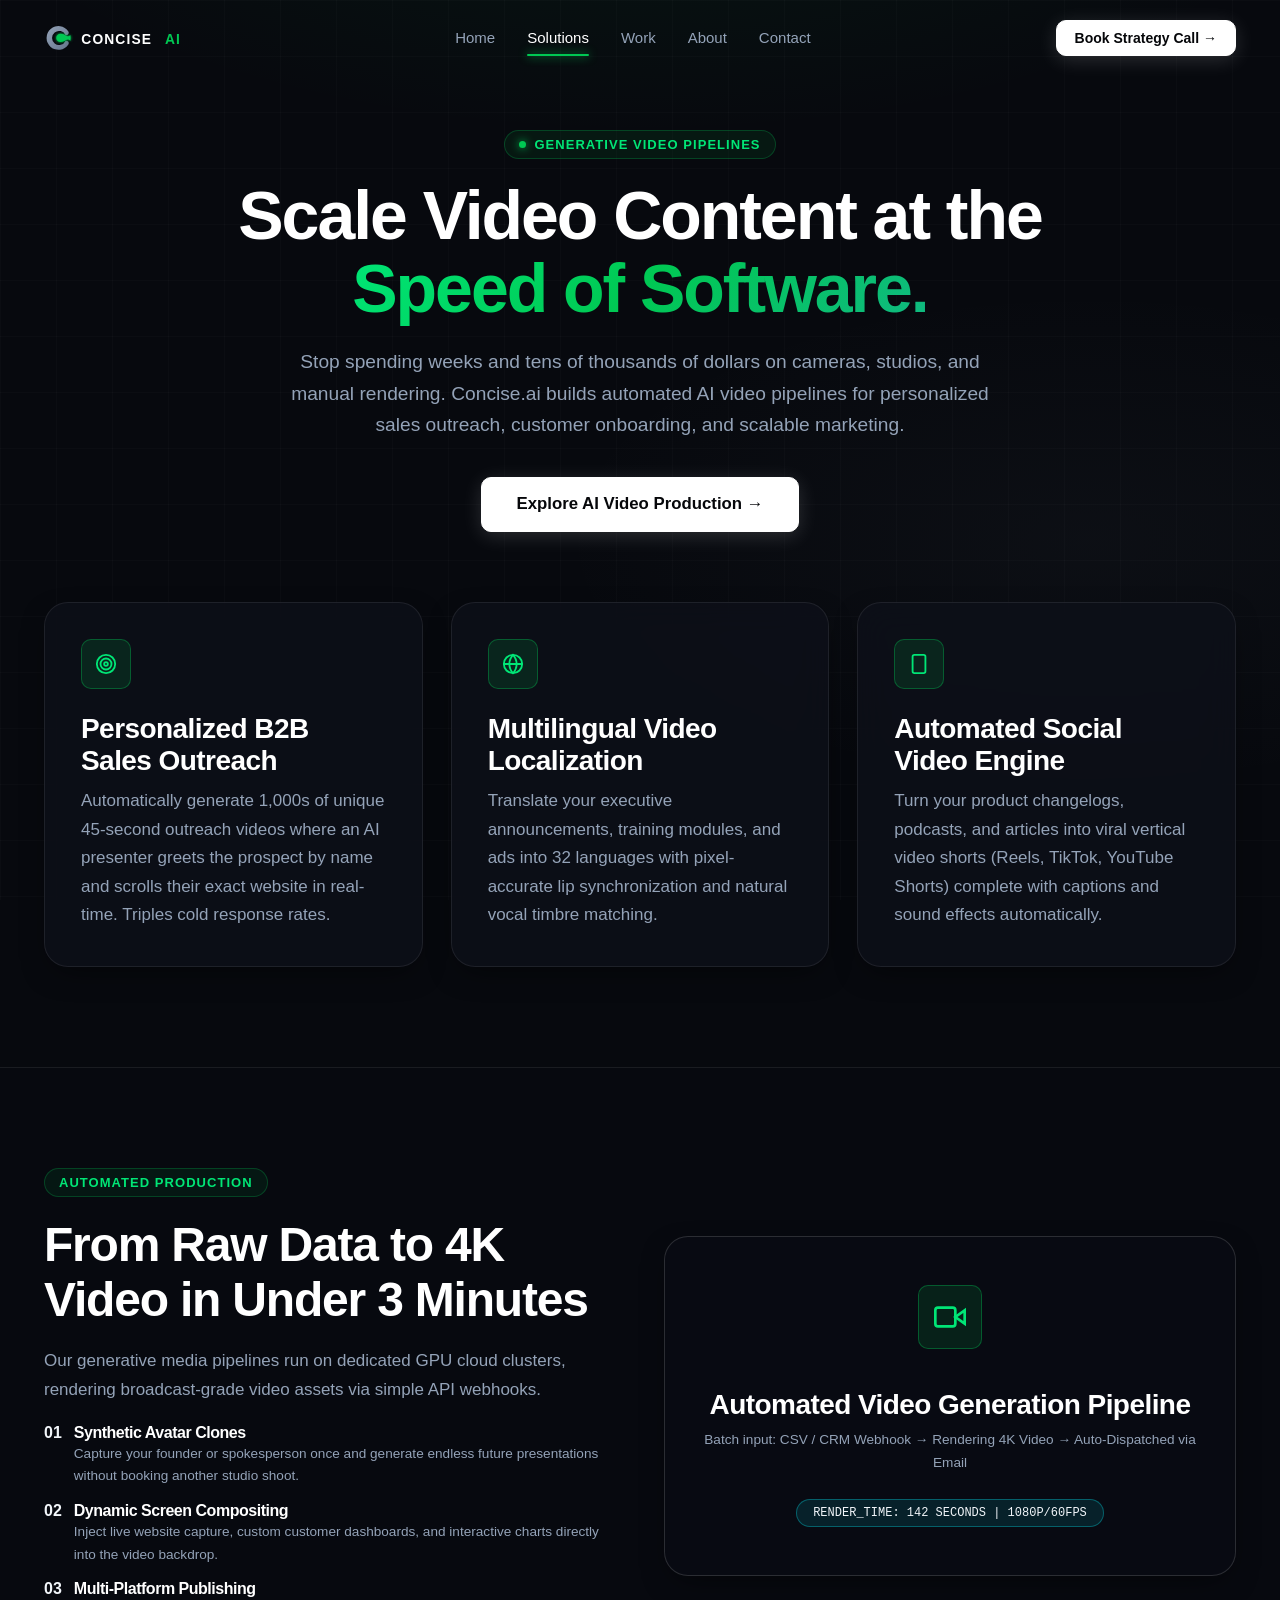
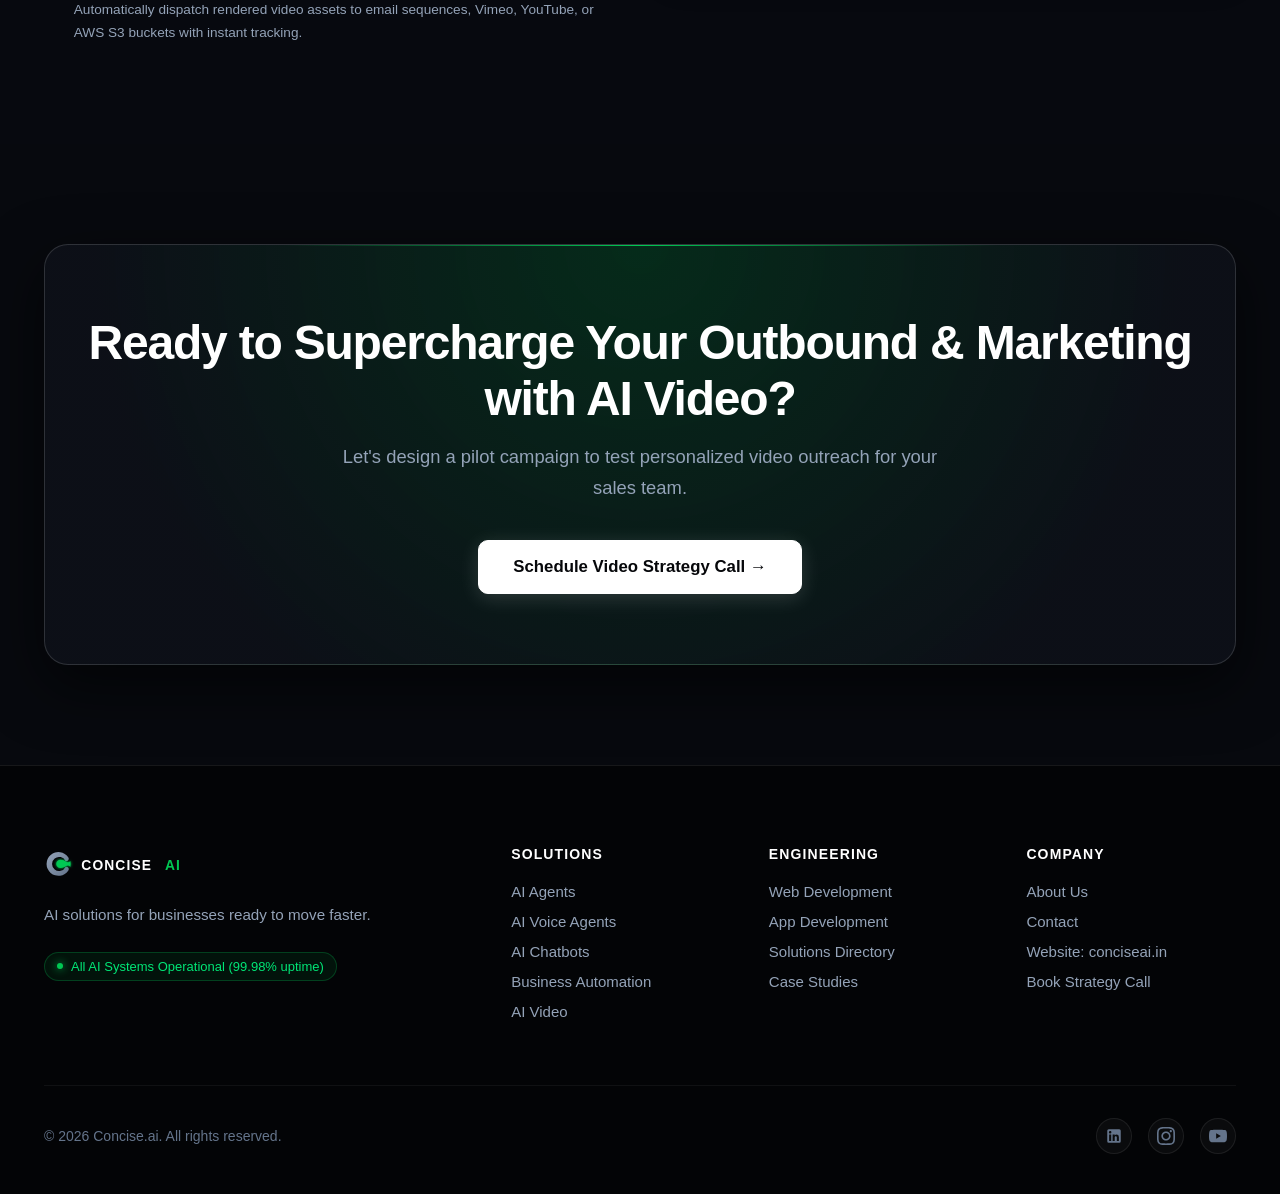
<file: ai-video/index.html>
<!DOCTYPE html>
<html lang="en">
<head>
  <meta charset="UTF-8">
  <meta name="viewport" content="width=device-width, initial-scale=1.0">
  <title>AI Video Solutions & Generative Media — Concise.ai</title>
  <meta name="description" content="Scale your video production with AI: personalized outbound video campaigns, automated social video pipelines, and multilingual synthetic localization.">
  <link rel="canonical" href="https://conciseai.in/ai-video/">

  <link rel="icon" type="image/svg+xml" href="../assets/images/logo.svg">
  <link rel="stylesheet" href="../assets/css/main.css">
  <link rel="stylesheet" href="../assets/css/components.css">
  <link rel="stylesheet" href="../assets/css/pages.css">
</head>
<body>

  <header class="site-header">
    <div class="site-container header-inner">
      <a href="../" class="brand-link">
        <img src="../assets/images/logo.svg" alt="Concise.ai" class="brand-logo" width="180">
      </a>
      <nav aria-label="Primary Navigation">
        <ul class="nav-links">
          <li class="nav-item"><a href="../" class="nav-link">Home</a></li>
          <li class="nav-item"><a href="../solutions/" class="nav-link active">Solutions</a></li>
          <li class="nav-item"><a href="../work/" class="nav-link">Work</a></li>
          <li class="nav-item"><a href="../about/" class="nav-link">About</a></li>
          <li class="nav-item"><a href="../contact/" class="nav-link">Contact</a></li>
        </ul>
      </nav>
      <div class="header-actions">
        <button class="btn btn-primary btn-sm" data-open-booking>Book Strategy Call →</button>
        <button class="mobile-toggle" aria-label="Toggle Menu"><svg width="24" height="24" fill="none" stroke="currentColor"><line x1="3" y1="6" x2="21" y2="6"/><line x1="3" y1="12" x2="21" y2="12"/><line x1="3" y1="18" x2="21" y2="18"/></svg></button>
      </div>
    </div>
  </header>

  <div class="drawer-backdrop"></div>
  <aside class="mobile-drawer">
    <div class="mobile-drawer-header">
      <img src="../assets/images/logo.svg" alt="Concise.ai" width="140">
      <button class="mobile-close-btn">&times;</button>
    </div>
    <ul class="mobile-nav-links">
      <li><a href="../" class="mobile-nav-link">Home</a></li>
      <li><a href="../solutions/" class="mobile-nav-link">Solutions</a></li>
      <li><a href="../ai-video/" class="mobile-nav-link active">AI Video</a></li>
      <li><a href="../work/" class="mobile-nav-link">Work</a></li>
      <li><a href="../contact/" class="mobile-nav-link">Contact</a></li>
    </ul>
  </aside>

  <main>
    <section class="page-hero">
      <div class="site-container">
        <div class="eyebrow">
          <span class="pulse-dot"></span>
          Generative Video Pipelines
        </div>
        <h1 class="page-hero-title">
          Scale Video Content at the <span class="text-gradient">Speed of Software.</span>
        </h1>
        <p class="text-lead page-hero-desc">
          Stop spending weeks and tens of thousands of dollars on cameras, studios, and manual rendering. Concise.ai builds automated AI video pipelines for personalized sales outreach, customer onboarding, and scalable marketing.
        </p>
        <div style="display: flex; justify-content: center; gap: 16px;">
          <button class="btn btn-primary btn-lg" data-open-booking>
            Explore AI Video Production →
          </button>
        </div>
      </div>
    </section>

    <!-- Key Video Pillars -->
    <section class="section" style="padding-top: 0;">
      <div class="site-container">
        <div class="grid-3">
          <div class="card-premium">
            <div class="card-icon-box"><svg viewBox="0 0 24 24"><circle cx="12" cy="12" r="10"/><circle cx="12" cy="12" r="6"/><circle cx="12" cy="12" r="2"/></svg></div>
            <h3>Personalized B2B Sales Outreach</h3>
            <p style="margin-top: 10px;">Automatically generate 1,000s of unique 45-second outreach videos where an AI presenter greets the prospect by name and scrolls their exact website in real-time. Triples cold response rates.</p>
          </div>

          <div class="card-premium">
            <div class="card-icon-box"><svg viewBox="0 0 24 24"><circle cx="12" cy="12" r="10"/><line x1="2" y1="12" x2="22" y2="12"/><path d="M12 2a15.3 15.3 0 0 1 4 10 15.3 15.3 0 0 1-4 10 15.3 15.3 0 0 1-4-10 15.3 15.3 0 0 1 4-10z"/></svg></div>
            <h3>Multilingual Video Localization</h3>
            <p style="margin-top: 10px;">Translate your executive announcements, training modules, and ads into 32 languages with pixel-accurate lip synchronization and natural vocal timbre matching.</p>
          </div>

          <div class="card-premium">
            <div class="card-icon-box"><svg viewBox="0 0 24 24"><rect x="5" y="2" width="14" height="20" rx="2" ry="2"/><line x1="12" y1="18" x2="12.01" y2="18"/></svg></div>
            <h3>Automated Social Video Engine</h3>
            <p style="margin-top: 10px;">Turn your product changelogs, podcasts, and articles into viral vertical video shorts (Reels, TikTok, YouTube Shorts) complete with captions and sound effects automatically.</p>
          </div>
        </div>
      </div>
    </section>

    <!-- Generative Pipeline Specs -->
    <section class="section" style="background: rgba(9, 11, 19, 0.4); border-top: 1px solid var(--border-subtle);">
      <div class="site-container">
        <div style="display: grid; grid-template-columns: 1fr 1fr; gap: 48px; align-items: center;">
          <div>
            <div class="eyebrow">Automated Production</div>
            <h2>From Raw Data to 4K Video in Under 3 Minutes</h2>
            <p style="margin: 20px 0;">
              Our generative media pipelines run on dedicated GPU cloud clusters, rendering broadcast-grade video assets via simple API webhooks.
            </p>
            <div style="display: flex; flex-direction: column; gap: 14px;">
              <div style="display: flex; gap: 12px; align-items: flex-start;">
                <span style="font-weight: 700; color: var(--cyan);">01</span>
                <div>
                  <h4 style="color: var(--text-white);">Synthetic Avatar Clones</h4>
                  <p style="font-size: 0.85rem;">Capture your founder or spokesperson once and generate endless future presentations without booking another studio shoot.</p>
                </div>
              </div>
              <div style="display: flex; gap: 12px; align-items: flex-start;">
                <span style="font-weight: 700; color: var(--indigo);">02</span>
                <div>
                  <h4 style="color: var(--text-white);">Dynamic Screen Compositing</h4>
                  <p style="font-size: 0.85rem;">Inject live website capture, custom customer dashboards, and interactive charts directly into the video backdrop.</p>
                </div>
              </div>
              <div style="display: flex; gap: 12px; align-items: flex-start;">
                <span style="font-weight: 700; color: var(--emerald);">03</span>
                <div>
                  <h4 style="color: var(--text-white);">Multi-Platform Publishing</h4>
                  <p style="font-size: 0.85rem;">Automatically dispatch rendered video assets to email sequences, Vimeo, YouTube, or AWS S3 buckets with instant tracking.</p>
                </div>
              </div>
            </div>
          </div>

          <div class="card-premium" style="background: #080a12; border: 1px solid var(--border-medium); text-align: center; padding: 48px 32px;">
            <div style="display: flex; justify-content: center; margin-bottom: 16px;"><div class="card-icon-box" style="width: 64px; height: 64px;"><svg viewBox="0 0 24 24" style="width: 32px; height: 32px;"><polygon points="23 7 16 12 23 17 23 7"/><rect x="1" y="5" width="15" height="14" rx="2" ry="2"/></svg></div></div>
            <h3 style="margin-bottom: 8px;">Automated Video Generation Pipeline</h3>
            <p style="font-size: 0.85rem; color: var(--text-secondary); margin-bottom: 24px;">
              Batch input: CSV / CRM Webhook → Rendering 4K Video → Auto-Dispatched via Email
            </p>
            <div style="display: inline-flex; align-items: center; gap: 8px; background: rgba(0, 242, 254, 0.1); border: 1px solid rgba(0, 242, 254, 0.3); border-radius: 9999px; padding: 6px 16px; font-family: var(--font-mono); font-size: 0.75rem; color: var(--cyan);">
              RENDER_TIME: 142 SECONDS | 1080P/60FPS
            </div>
          </div>
        </div>
      </div>
    </section>

    <!-- Final CTA -->
    <section class="section">
      <div class="site-container">
        <div class="cta-banner">
          <h2>Ready to Supercharge Your Outbound & Marketing with AI Video?</h2>
          <p>Let's design a pilot campaign to test personalized video outreach for your sales team.</p>
          <div class="cta-buttons">
            <button class="btn btn-primary btn-lg" data-open-booking>
              Schedule Video Strategy Call →
            </button>
          </div>
        </div>
      </div>
    </section>
  </main>

    <!-- Site Footer -->
  <footer class="site-footer">
    <div class="site-container">
      <div class="footer-top">
        <div class="footer-brand">
          <a href="../" aria-label="Concise.ai Home">
            <img src="../assets/images/logo.svg" alt="Concise.ai" class="brand-logo" width="160">
          </a>
          <p>AI solutions for businesses ready to move faster.</p>
          <div class="footer-status-badge">
            <span class="live-dot"></span>
            All AI Systems Operational (99.98% uptime)
          </div>
        </div>

        <div class="footer-column">
          <h4>Solutions</h4>
          <ul class="footer-links">
            <li><a href="../ai-agents/" class="footer-link">AI Agents</a></li>
            <li><a href="../ai-voice-agents/" class="footer-link">AI Voice Agents</a></li>
            <li><a href="../ai-chatbots/" class="footer-link">AI Chatbots</a></li>
            <li><a href="../automation/" class="footer-link">Business Automation</a></li>
            <li><a href="../ai-video/" class="footer-link">AI Video</a></li>
          </ul>
        </div>

        <div class="footer-column">
          <h4>Engineering</h4>
          <ul class="footer-links">
            <li><a href="../web-development/" class="footer-link">Web Development</a></li>
            <li><a href="../app-development/" class="footer-link">App Development</a></li>
            <li><a href="../solutions/" class="footer-link">Solutions Directory</a></li>
            <li><a href="../work/" class="footer-link">Case Studies</a></li>
          </ul>
        </div>

        <div class="footer-column">
          <h4>Company</h4>
          <ul class="footer-links">
            <li><a href="../about/" class="footer-link">About Us</a></li>
            <li><a href="../contact/" class="footer-link">Contact</a></li>
            <li><a href="https://conciseai.in" class="footer-link">Website: conciseai.in</a></li>
            <li><a href="../contact/" class="footer-link" data-open-booking>Book Strategy Call</a></li>
          </ul>
        </div>
      </div>

      <div class="footer-bottom">
        <div>&copy; 2026 Concise.ai. All rights reserved.</div>
        <div class="footer-socials">
          <a href="https://linkedin.com" target="_blank" rel="noopener noreferrer" class="social-icon-link" aria-label="LinkedIn">
            <svg width="18" height="18" fill="currentColor" viewBox="0 0 24 24"><path d="M19 3a2 2 0 0 1 2 2v14a2 2 0 0 1-2 2H5a2 2 0 0 1-2-2V5a2 2 0 0 1 2-2h14m-.5 15.5v-5.3a3.26 3.26 0 0 0-3.26-3.26c-.85 0-1.84.52-2.28 1.3v-1.11h-2.79v8.37h2.79v-4.93c0-.77.62-1.4 1.39-1.4a1.4 1.4 0 0 1 1.4 1.4v4.93h2.75M6.88 8.56a1.68 1.68 0 0 0 1.68-1.68c0-.93-.75-1.69-1.68-1.69a1.69 1.69 0 0 0-1.69 1.69c0 .93.76 1.68 1.69 1.68m1.39 9.94v-8.37H5.5v8.37h2.77z"/></svg>
          </a>
          <a href="https://instagram.com" target="_blank" rel="noopener noreferrer" class="social-icon-link" aria-label="Instagram">
            <svg width="18" height="18" fill="currentColor" viewBox="0 0 24 24"><path d="M12 2.163c3.204 0 3.584.012 4.85.07 3.252.148 4.771 1.691 4.919 4.919.058 1.265.069 1.645.069 4.849 0 3.205-.012 3.584-.069 4.849-.149 3.225-1.664 4.771-4.919 4.919-1.266.058-1.644.07-4.85.07-3.204 0-3.584-.012-4.849-.07-3.26-.149-4.771-1.699-4.919-4.92-.058-1.265-.07-1.644-.07-4.849 0-3.204.013-3.583.07-4.849.149-3.227 1.664-4.771 4.919-4.919 1.266-.057 1.645-.069 4.849-.069zm0-2.163c-3.259 0-3.667.014-4.947.072-4.358.2-6.78 2.618-6.98 6.98-.059 1.281-.073 1.689-.073 4.948 0 3.259.014 3.668.072 4.948.2 4.358 2.618 6.78 6.98 6.98 1.281.058 1.689.072 4.948.072 3.259 0 3.668-.014 4.948-.072 4.354-.2 6.782-2.618 6.979-6.98.059-1.28.073-1.689.073-4.948 0-3.259-.014-3.667-.072-4.947-.196-4.354-2.617-6.78-6.979-6.98-1.281-.059-1.69-.073-4.949-.073zm0 5.838c-3.403 0-6.162 2.759-6.162 6.162s2.759 6.163 6.162 6.163 6.162-2.759 6.162-6.163c0-3.403-2.759-6.162-6.162-6.162zm0 10.162c-2.209 0-4-1.79-4-4 0-2.209 1.791-4 4-4s4 1.791 4 4c0 2.21-1.791 4-4 4zm6.406-11.845c-.796 0-1.441.645-1.441 1.44s.645 1.44 1.441 1.44c.795 0 1.439-.645 1.439-1.44s-.644-1.44-1.439-1.44z"/></svg>
          </a>
          <a href="https://youtube.com" target="_blank" rel="noopener noreferrer" class="social-icon-link" aria-label="YouTube">
            <svg width="18" height="18" fill="currentColor" viewBox="0 0 24 24"><path d="M23.498 6.186a3.016 3.016 0 0 0-2.122-2.136C19.505 3.545 12 3.545 12 3.545s-7.505 0-9.377.505A3.017 3.017 0 0 0 .502 6.186C0 8.07 0 12 0 12s0 3.93.502 5.814a3.016 3.016 0 0 0 2.122 2.136c1.871.505 9.376.505 9.376.505s7.505 0 9.377-.505a3.015 3.015 0 0 0 2.122-2.136C24 15.93 24 12 24 12s0-3.93-.502-5.814zM9.545 15.568V8.432L15.818 12l-6.273 3.568z"/></svg>
          </a>
        </div>
      </div>
    </div>
  </footer>

  <div id="bookingModal" class="modal-backdrop" role="dialog">
    <div class="modal-card">
      <div class="modal-header">
        <h3 style="font-size: 1.35rem;">Schedule AI Video Discovery Call</h3>
        <button class="modal-close-btn">&times;</button>
      </div>
      <div class="modal-body">
        <form id="quickBookingForm">
          <div class="form-grid">
            <div class="form-group">
              <label class="form-label" for="bName">Your Name *</label>
              <input type="text" id="bName" class="form-input" required>
            </div>
            <div class="form-group">
              <label class="form-label" for="bEmail">Work Email *</label>
              <input type="email" id="bEmail" class="form-input" required>
            </div>
          </div>
          <button type="submit" class="btn btn-primary" style="width: 100%; margin-top: 10px;">Reserve Strategy Session →</button>
        </form>
      </div>
    </div>
  </div>

  <script src="../assets/js/main.js"></script>
</body>
</html>
</file>
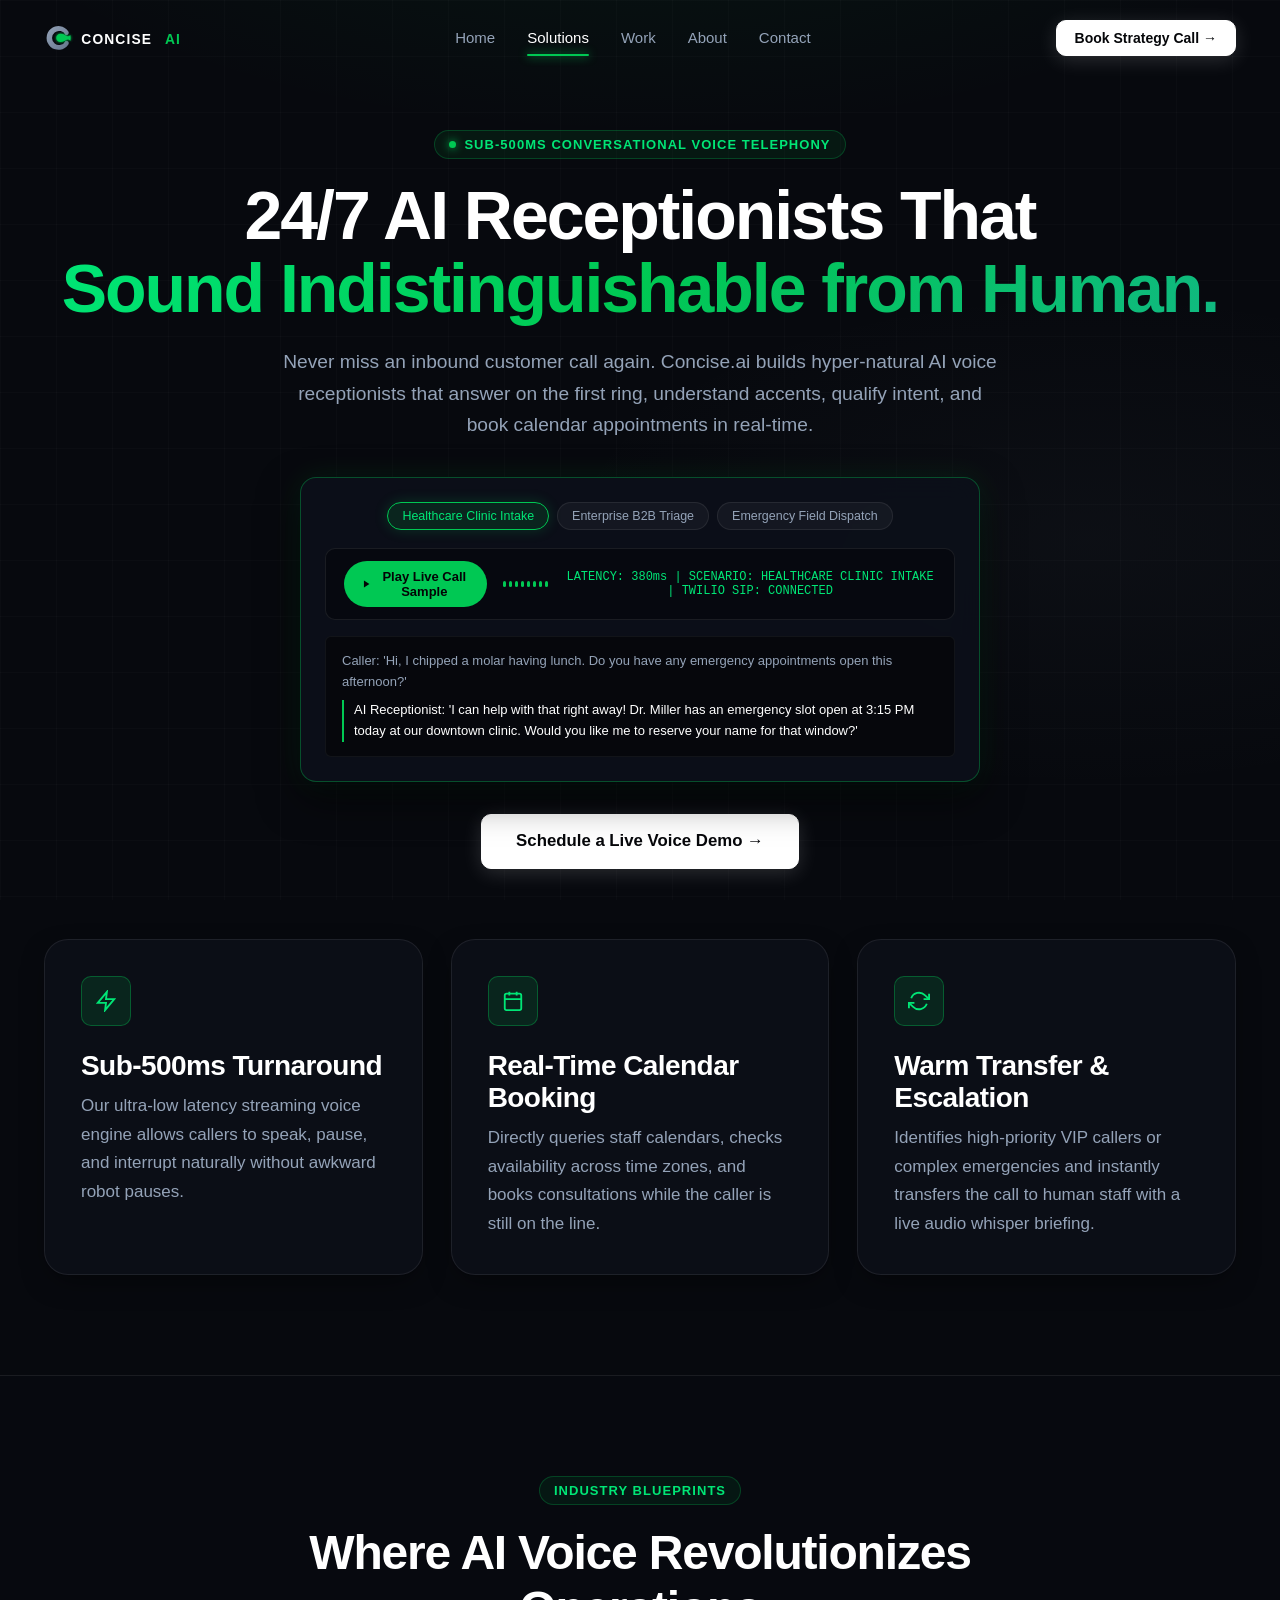
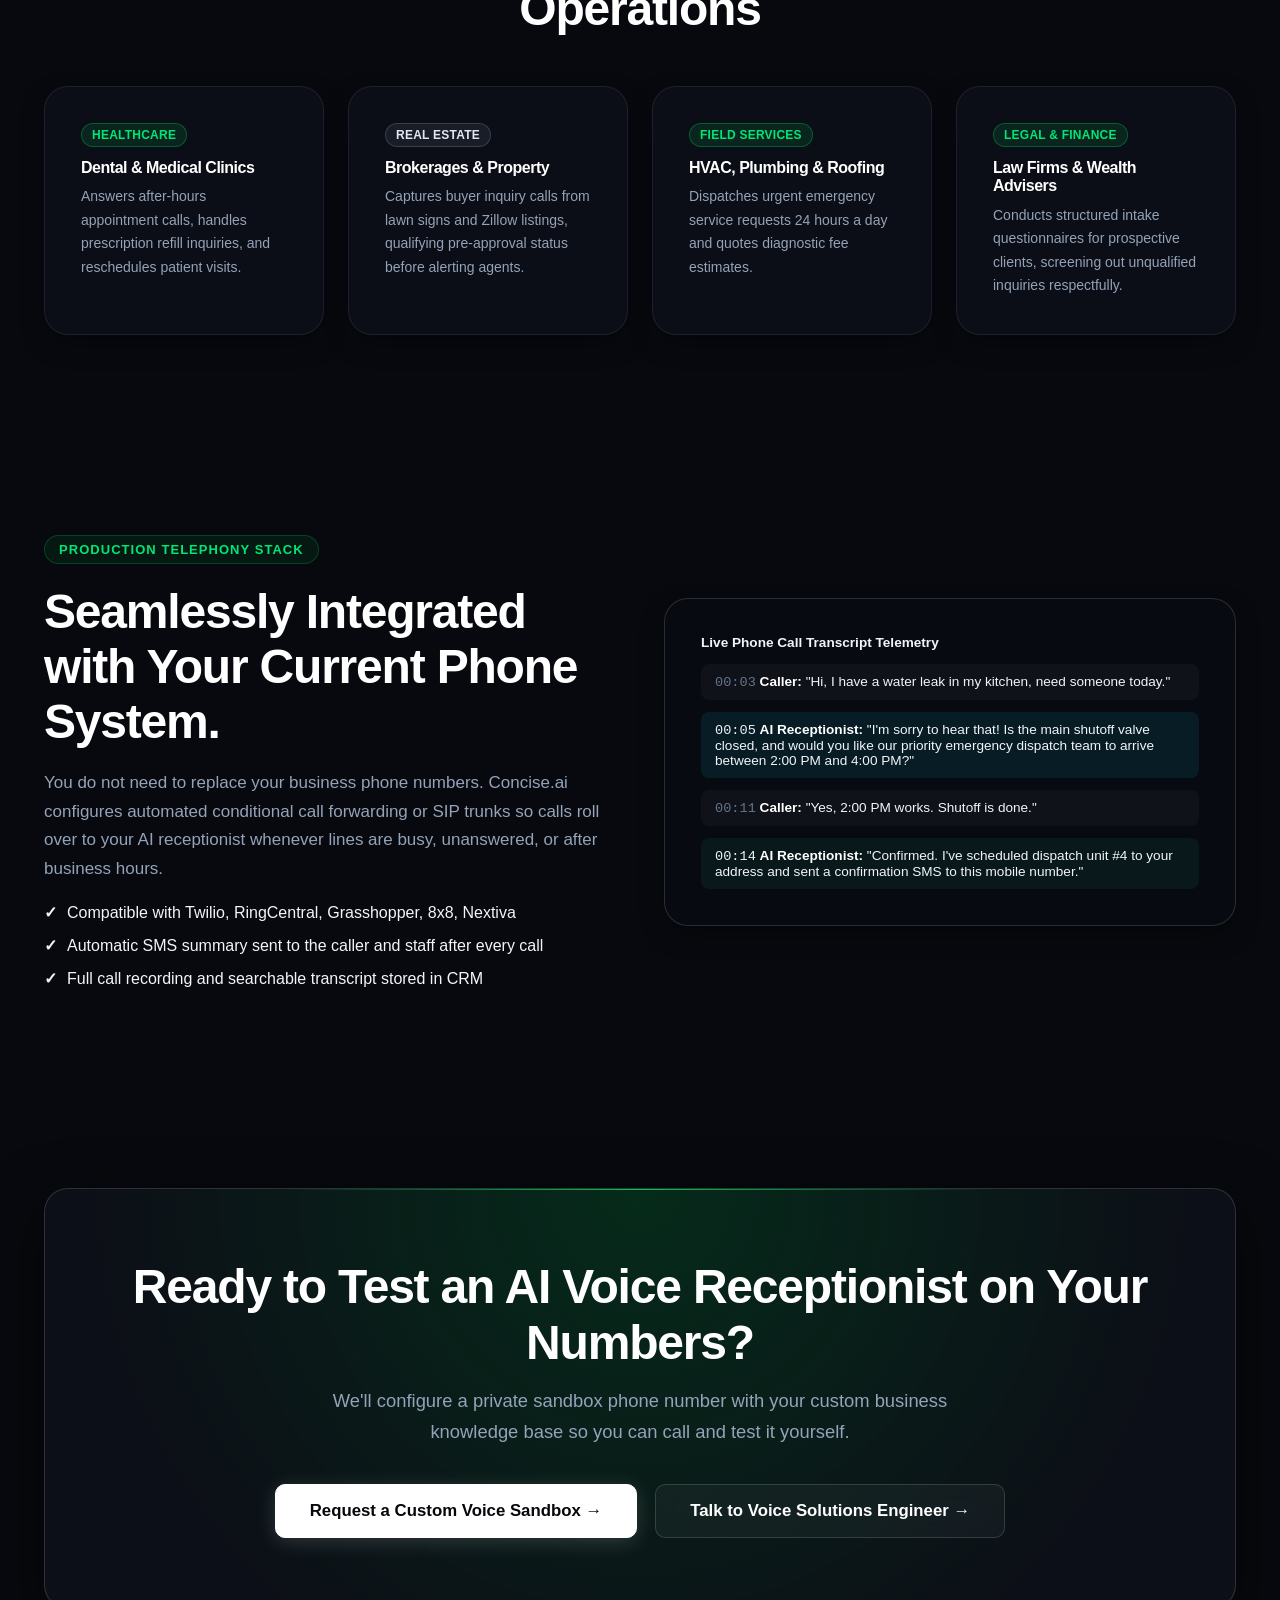
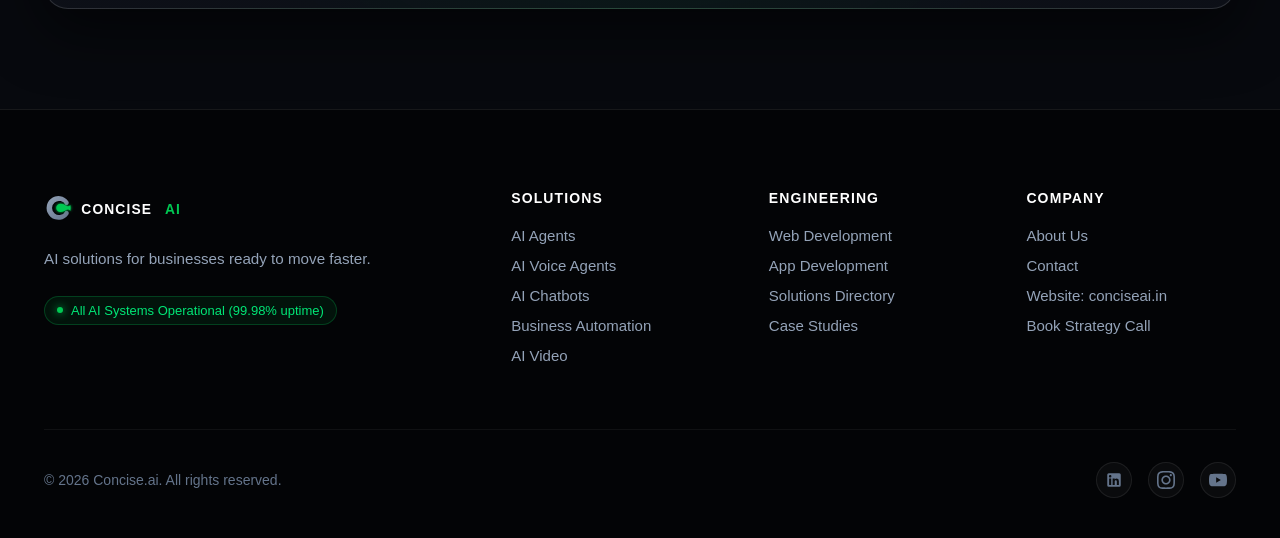
<file: ai-voice-agents/index.html>
<!DOCTYPE html>
<html lang="en">
<head>
  <meta charset="UTF-8">
  <meta name="viewport" content="width=device-width, initial-scale=1.0">
  <title>AI Voice Agents & 24/7 Receptionists — Concise.ai</title>
  <meta name="description" content="Deploy ultra-low latency AI voice agents and 24/7 AI receptionists that answer phone calls, qualify inbound leads, schedule appointments, and triage urgent queries.">
  <link rel="canonical" href="https://conciseai.in/ai-voice-agents/">

  <link rel="icon" type="image/svg+xml" href="../assets/images/logo.svg">
  <link rel="stylesheet" href="../assets/css/main.css">
  <link rel="stylesheet" href="../assets/css/components.css">
  <link rel="stylesheet" href="../assets/css/pages.css">
</head>
<body>

  <!-- Site Header -->
  <header class="site-header">
    <div class="site-container header-inner">
      <a href="../" class="brand-link">
        <img src="../assets/images/logo.svg" alt="Concise.ai" class="brand-logo" width="180">
      </a>
      <nav aria-label="Primary Navigation">
        <ul class="nav-links">
          <li class="nav-item"><a href="../" class="nav-link">Home</a></li>
          <li class="nav-item"><a href="../solutions/" class="nav-link active">Solutions</a></li>
          <li class="nav-item"><a href="../work/" class="nav-link">Work</a></li>
          <li class="nav-item"><a href="../about/" class="nav-link">About</a></li>
          <li class="nav-item"><a href="../contact/" class="nav-link">Contact</a></li>
        </ul>
      </nav>
      <div class="header-actions">
        <button class="btn btn-primary btn-sm" data-open-booking>Book Strategy Call →</button>
        <button class="mobile-toggle" aria-label="Toggle Menu"><svg width="24" height="24" fill="none" stroke="currentColor"><line x1="3" y1="6" x2="21" y2="6"/><line x1="3" y1="12" x2="21" y2="12"/><line x1="3" y1="18" x2="21" y2="18"/></svg></button>
      </div>
    </div>
  </header>

  <div class="drawer-backdrop"></div>
  <aside class="mobile-drawer">
    <div class="mobile-drawer-header">
      <img src="../assets/images/logo.svg" alt="Concise.ai" width="140">
      <button class="mobile-close-btn">&times;</button>
    </div>
    <ul class="mobile-nav-links">
      <li><a href="../" class="mobile-nav-link">Home</a></li>
      <li><a href="../solutions/" class="mobile-nav-link">Solutions</a></li>
      <li><a href="../ai-agents/" class="mobile-nav-link">AI Agents</a></li>
      <li><a href="../ai-voice-agents/" class="mobile-nav-link active">AI Voice Agents</a></li>
      <li><a href="../ai-chatbots/" class="mobile-nav-link">AI Chatbots</a></li>
      <li><a href="../automation/" class="mobile-nav-link">Business Automation</a></li>
      <li><a href="../work/" class="mobile-nav-link">Work</a></li>
      <li><a href="../contact/" class="mobile-nav-link">Contact</a></li>
    </ul>
  </aside>

  <main>
    <section class="page-hero">
      <div class="site-container">
        <div class="eyebrow">
          <span class="pulse-dot"></span>
          Sub-500ms Conversational Voice Telephony
        </div>
        <h1 class="page-hero-title">
          24/7 AI Receptionists That <span class="text-gradient">Sound Indistinguishable from Human.</span>
        </h1>
        <p class="text-lead page-hero-desc">
          Never miss an inbound customer call again. Concise.ai builds hyper-natural AI voice receptionists that answer on the first ring, understand accents, qualify intent, and book calendar appointments in real-time.
        </p>

        <!-- Interactive Telephony Audio Console -->
        <div class="voice-player-console">
          <div class="voice-scenario-tabs">
            <button type="button" class="voice-tab-btn active" data-scenario="dental">Healthcare Clinic Intake</button>
            <button type="button" class="voice-tab-btn" data-scenario="saas">Enterprise B2B Triage</button>
            <button type="button" class="voice-tab-btn" data-scenario="hvac">Emergency Field Dispatch</button>
          </div>

          <div class="voice-player-deck">
            <button type="button" class="voice-play-trigger">
              <svg width="14" height="14" viewBox="0 0 24 24" fill="currentColor"><polygon points="5 3 19 12 5 21 5 3"/></svg>
              Play Live Call Sample
            </button>
            <div class="voice-wave-bars">
              <div class="voice-wave-bar"></div>
              <div class="voice-wave-bar"></div>
              <div class="voice-wave-bar"></div>
              <div class="voice-wave-bar"></div>
              <div class="voice-wave-bar"></div>
              <div class="voice-wave-bar"></div>
              <div class="voice-wave-bar"></div>
              <div class="voice-wave-bar"></div>
            </div>
            <div class="voice-telemetry-status" style="font-size: 0.75rem; color: var(--brand-green-light); font-family: var(--font-mono);">
              LATENCY: 380ms | SCENARIO: HEALTHCARE CLINIC INTAKE | TWILIO SIP: CONNECTED
            </div>
          </div>

          <div class="voice-live-transcript">
            <div class="voice-line-caller">Caller: 'Hi, I chipped a molar having lunch. Do you have any emergency appointments open this afternoon?'</div>
            <div class="voice-line-ai">AI Receptionist: 'I can help with that right away! Dr. Miller has an emergency slot open at 3:15 PM today at our downtown clinic. Would you like me to reserve your name for that window?'</div>
          </div>
        </div>

        <div style="display: flex; justify-content: center; gap: 16px; margin-top: 32px;">
          <button class="btn btn-primary btn-lg" data-open-booking>
            Schedule a Live Voice Demo →
          </button>
        </div>
      </div>
    </section>

    <!-- Key Telephony Capabilities -->
    <section class="section" style="padding-top: 0;">
      <div class="site-container">
        <div class="grid-3">
          <div class="card-premium">
            <div class="card-icon-box"><svg viewBox="0 0 24 24"><path d="M13 2L3 14h9l-1 8 10-12h-9l1-8z"/></svg></div>
            <h3>Sub-500ms Turnaround</h3>
            <p style="margin-top: 10px;">Our ultra-low latency streaming voice engine allows callers to speak, pause, and interrupt naturally without awkward robot pauses.</p>
          </div>

          <div class="card-premium">
            <div class="card-icon-box"><svg viewBox="0 0 24 24"><rect x="3" y="4" width="18" height="18" rx="2" ry="2"/><line x1="16" y1="2" x2="16" y2="6"/><line x1="8" y1="2" x2="8" y2="6"/><line x1="3" y1="10" x2="21" y2="10"/></svg></div>
            <h3>Real-Time Calendar Booking</h3>
            <p style="margin-top: 10px;">Directly queries staff calendars, checks availability across time zones, and books consultations while the caller is still on the line.</p>
          </div>

          <div class="card-premium">
            <div class="card-icon-box"><svg viewBox="0 0 24 24"><polyline points="23 4 23 10 17 10"/><polyline points="1 20 1 14 7 14"/><path d="M3.51 9a9 9 0 0 1 14.85-3.36L23 10M1 14l4.64 4.36A9 9 0 0 0 20.49 15"/></svg></div>
            <h3>Warm Transfer & Escalation</h3>
            <p style="margin-top: 10px;">Identifies high-priority VIP callers or complex emergencies and instantly transfers the call to human staff with a live audio whisper briefing.</p>
          </div>
        </div>
      </div>
    </section>

    <!-- Industry Applications -->
    <section class="section" style="background: rgba(9, 11, 19, 0.4); border-top: 1px solid var(--border-subtle);">
      <div class="site-container">
        <div style="text-align: center; max-width: 700px; margin: 0 auto 50px;">
          <div class="eyebrow">Industry Blueprints</div>
          <h2>Where AI Voice Revolutionizes Operations</h2>
        </div>

        <div class="grid-4">
          <div class="card-premium">
            <span class="badge badge-green" style="margin-bottom: 12px;">Healthcare</span>
            <h4>Dental & Medical Clinics</h4>
            <p style="font-size: 0.875rem; margin-top: 8px;">Answers after-hours appointment calls, handles prescription refill inquiries, and reschedules patient visits.</p>
          </div>

          <div class="card-premium">
            <span class="badge badge-slate" style="margin-bottom: 12px;">Real Estate</span>
            <h4>Brokerages & Property</h4>
            <p style="font-size: 0.875rem; margin-top: 8px;">Captures buyer inquiry calls from lawn signs and Zillow listings, qualifying pre-approval status before alerting agents.</p>
          </div>

          <div class="card-premium">
            <span class="badge badge-green" style="margin-bottom: 12px;">Field Services</span>
            <h4>HVAC, Plumbing & Roofing</h4>
            <p style="font-size: 0.875rem; margin-top: 8px;">Dispatches urgent emergency service requests 24 hours a day and quotes diagnostic fee estimates.</p>
          </div>

          <div class="card-premium">
            <span class="badge badge-green" style="margin-bottom: 12px;">Legal & Finance</span>
            <h4>Law Firms & Wealth Advisers</h4>
            <p style="font-size: 0.875rem; margin-top: 8px;">Conducts structured intake questionnaires for prospective clients, screening out unqualified inquiries respectfully.</p>
          </div>
        </div>
      </div>
    </section>

    <!-- Live Telephony Architecture -->
    <section class="section">
      <div class="site-container">
        <div style="display: grid; grid-template-columns: 1fr 1fr; gap: 48px; align-items: center;">
          <div>
            <div class="eyebrow">Production Telephony Stack</div>
            <h2>Seamlessly Integrated with Your Current Phone System.</h2>
            <p style="margin: 20px 0;">
              You do not need to replace your business phone numbers. Concise.ai configures automated conditional call forwarding or SIP trunks so calls roll over to your AI receptionist whenever lines are busy, unanswered, or after business hours.
            </p>
            <ul style="list-style: none; display: flex; flex-direction: column; gap: 14px;">
              <li style="display: flex; gap: 10px; align-items: center; color: var(--text-primary);">
                <span style="color: var(--emerald); font-weight: 700;">✓</span> Compatible with Twilio, RingCentral, Grasshopper, 8x8, Nextiva
              </li>
              <li style="display: flex; gap: 10px; align-items: center; color: var(--text-primary);">
                <span style="color: var(--emerald); font-weight: 700;">✓</span> Automatic SMS summary sent to the caller and staff after every call
              </li>
              <li style="display: flex; gap: 10px; align-items: center; color: var(--text-primary);">
                <span style="color: var(--emerald); font-weight: 700;">✓</span> Full call recording and searchable transcript stored in CRM
              </li>
            </ul>
          </div>

          <div class="card-premium" style="background: #080a12; border: 1px solid var(--border-medium);">
            <div style="font-size: 0.85rem; font-weight: 700; color: var(--cyan); margin-bottom: 14px;">
              Live Phone Call Transcript Telemetry
            </div>
            <div style="display: flex; flex-direction: column; gap: 12px; font-size: 0.85rem;">
              <div style="padding: 10px 14px; background: rgba(255,255,255,0.03); border-radius: 8px;">
                <span style="color: var(--text-muted); font-family: var(--font-mono);">00:03</span> <strong style="color: var(--text-white);">Caller:</strong> "Hi, I have a water leak in my kitchen, need someone today."
              </div>
              <div style="padding: 10px 14px; background: rgba(0,242,254,0.08); border-radius: 8px; border-left: 3px solid var(--cyan);">
                <span style="color: var(--cyan); font-family: var(--font-mono);">00:05</span> <strong style="color: var(--text-white);">AI Receptionist:</strong> "I'm sorry to hear that! Is the main shutoff valve closed, and would you like our priority emergency dispatch team to arrive between 2:00 PM and 4:00 PM?"
              </div>
              <div style="padding: 10px 14px; background: rgba(255,255,255,0.03); border-radius: 8px;">
                <span style="color: var(--text-muted); font-family: var(--font-mono);">00:11</span> <strong style="color: var(--text-white);">Caller:</strong> "Yes, 2:00 PM works. Shutoff is done."
              </div>
              <div style="padding: 10px 14px; background: rgba(16,185,129,0.08); border-radius: 8px; border-left: 3px solid var(--emerald);">
                <span style="color: var(--emerald); font-family: var(--font-mono);">00:14</span> <strong style="color: var(--text-white);">AI Receptionist:</strong> "Confirmed. I've scheduled dispatch unit #4 to your address and sent a confirmation SMS to this mobile number."
              </div>
            </div>
          </div>
        </div>
      </div>
    </section>

    <!-- Final CTA -->
    <section class="section">
      <div class="site-container">
        <div class="cta-banner">
          <h2>Ready to Test an AI Voice Receptionist on Your Numbers?</h2>
          <p>We'll configure a private sandbox phone number with your custom business knowledge base so you can call and test it yourself.</p>
          <div class="cta-buttons">
            <button class="btn btn-primary btn-lg" data-open-booking>
              Request a Custom Voice Sandbox →
            </button>
            <a href="../contact/" class="btn btn-secondary btn-lg">
              Talk to Voice Solutions Engineer →
            </a>
          </div>
        </div>
      </div>
    </section>
  </main>

    <!-- Site Footer -->
  <footer class="site-footer">
    <div class="site-container">
      <div class="footer-top">
        <div class="footer-brand">
          <a href="../" aria-label="Concise.ai Home">
            <img src="../assets/images/logo.svg" alt="Concise.ai" class="brand-logo" width="160">
          </a>
          <p>AI solutions for businesses ready to move faster.</p>
          <div class="footer-status-badge">
            <span class="live-dot"></span>
            All AI Systems Operational (99.98% uptime)
          </div>
        </div>

        <div class="footer-column">
          <h4>Solutions</h4>
          <ul class="footer-links">
            <li><a href="../ai-agents/" class="footer-link">AI Agents</a></li>
            <li><a href="../ai-voice-agents/" class="footer-link">AI Voice Agents</a></li>
            <li><a href="../ai-chatbots/" class="footer-link">AI Chatbots</a></li>
            <li><a href="../automation/" class="footer-link">Business Automation</a></li>
            <li><a href="../ai-video/" class="footer-link">AI Video</a></li>
          </ul>
        </div>

        <div class="footer-column">
          <h4>Engineering</h4>
          <ul class="footer-links">
            <li><a href="../web-development/" class="footer-link">Web Development</a></li>
            <li><a href="../app-development/" class="footer-link">App Development</a></li>
            <li><a href="../solutions/" class="footer-link">Solutions Directory</a></li>
            <li><a href="../work/" class="footer-link">Case Studies</a></li>
          </ul>
        </div>

        <div class="footer-column">
          <h4>Company</h4>
          <ul class="footer-links">
            <li><a href="../about/" class="footer-link">About Us</a></li>
            <li><a href="../contact/" class="footer-link">Contact</a></li>
            <li><a href="https://conciseai.in" class="footer-link">Website: conciseai.in</a></li>
            <li><a href="../contact/" class="footer-link" data-open-booking>Book Strategy Call</a></li>
          </ul>
        </div>
      </div>

      <div class="footer-bottom">
        <div>&copy; 2026 Concise.ai. All rights reserved.</div>
        <div class="footer-socials">
          <a href="https://linkedin.com" target="_blank" rel="noopener noreferrer" class="social-icon-link" aria-label="LinkedIn">
            <svg width="18" height="18" fill="currentColor" viewBox="0 0 24 24"><path d="M19 3a2 2 0 0 1 2 2v14a2 2 0 0 1-2 2H5a2 2 0 0 1-2-2V5a2 2 0 0 1 2-2h14m-.5 15.5v-5.3a3.26 3.26 0 0 0-3.26-3.26c-.85 0-1.84.52-2.28 1.3v-1.11h-2.79v8.37h2.79v-4.93c0-.77.62-1.4 1.39-1.4a1.4 1.4 0 0 1 1.4 1.4v4.93h2.75M6.88 8.56a1.68 1.68 0 0 0 1.68-1.68c0-.93-.75-1.69-1.68-1.69a1.69 1.69 0 0 0-1.69 1.69c0 .93.76 1.68 1.69 1.68m1.39 9.94v-8.37H5.5v8.37h2.77z"/></svg>
          </a>
          <a href="https://instagram.com" target="_blank" rel="noopener noreferrer" class="social-icon-link" aria-label="Instagram">
            <svg width="18" height="18" fill="currentColor" viewBox="0 0 24 24"><path d="M12 2.163c3.204 0 3.584.012 4.85.07 3.252.148 4.771 1.691 4.919 4.919.058 1.265.069 1.645.069 4.849 0 3.205-.012 3.584-.069 4.849-.149 3.225-1.664 4.771-4.919 4.919-1.266.058-1.644.07-4.85.07-3.204 0-3.584-.012-4.849-.07-3.26-.149-4.771-1.699-4.919-4.92-.058-1.265-.07-1.644-.07-4.849 0-3.204.013-3.583.07-4.849.149-3.227 1.664-4.771 4.919-4.919 1.266-.057 1.645-.069 4.849-.069zm0-2.163c-3.259 0-3.667.014-4.947.072-4.358.2-6.78 2.618-6.98 6.98-.059 1.281-.073 1.689-.073 4.948 0 3.259.014 3.668.072 4.948.2 4.358 2.618 6.78 6.98 6.98 1.281.058 1.689.072 4.948.072 3.259 0 3.668-.014 4.948-.072 4.354-.2 6.782-2.618 6.979-6.98.059-1.28.073-1.689.073-4.948 0-3.259-.014-3.667-.072-4.947-.196-4.354-2.617-6.78-6.979-6.98-1.281-.059-1.69-.073-4.949-.073zm0 5.838c-3.403 0-6.162 2.759-6.162 6.162s2.759 6.163 6.162 6.163 6.162-2.759 6.162-6.163c0-3.403-2.759-6.162-6.162-6.162zm0 10.162c-2.209 0-4-1.79-4-4 0-2.209 1.791-4 4-4s4 1.791 4 4c0 2.21-1.791 4-4 4zm6.406-11.845c-.796 0-1.441.645-1.441 1.44s.645 1.44 1.441 1.44c.795 0 1.439-.645 1.439-1.44s-.644-1.44-1.439-1.44z"/></svg>
          </a>
          <a href="https://youtube.com" target="_blank" rel="noopener noreferrer" class="social-icon-link" aria-label="YouTube">
            <svg width="18" height="18" fill="currentColor" viewBox="0 0 24 24"><path d="M23.498 6.186a3.016 3.016 0 0 0-2.122-2.136C19.505 3.545 12 3.545 12 3.545s-7.505 0-9.377.505A3.017 3.017 0 0 0 .502 6.186C0 8.07 0 12 0 12s0 3.93.502 5.814a3.016 3.016 0 0 0 2.122 2.136c1.871.505 9.376.505 9.376.505s7.505 0 9.377-.505a3.015 3.015 0 0 0 2.122-2.136C24 15.93 24 12 24 12s0-3.93-.502-5.814zM9.545 15.568V8.432L15.818 12l-6.273 3.568z"/></svg>
          </a>
        </div>
      </div>
    </div>
  </footer>

  <!-- Booking Modal -->
  <div id="bookingModal" class="modal-backdrop" role="dialog">
    <div class="modal-card">
      <div class="modal-header">
        <h3 style="font-size: 1.35rem;">Schedule Voice AI Strategy Call</h3>
        <button class="modal-close-btn">&times;</button>
      </div>
      <div class="modal-body">
        <form id="quickBookingForm">
          <div class="form-grid">
            <div class="form-group">
              <label class="form-label" for="bName">Your Name *</label>
              <input type="text" id="bName" class="form-input" required>
            </div>
            <div class="form-group">
              <label class="form-label" for="bEmail">Work Email *</label>
              <input type="email" id="bEmail" class="form-input" required>
            </div>
          </div>
          <button type="submit" class="btn btn-primary" style="width: 100%; margin-top: 10px;">Reserve Demo Window →</button>
        </form>
      </div>
    </div>
  </div>

  <script src="../assets/js/main.js"></script>
  <script src="../assets/js/voice-player.js"></script>
</body>
</html>
</file>
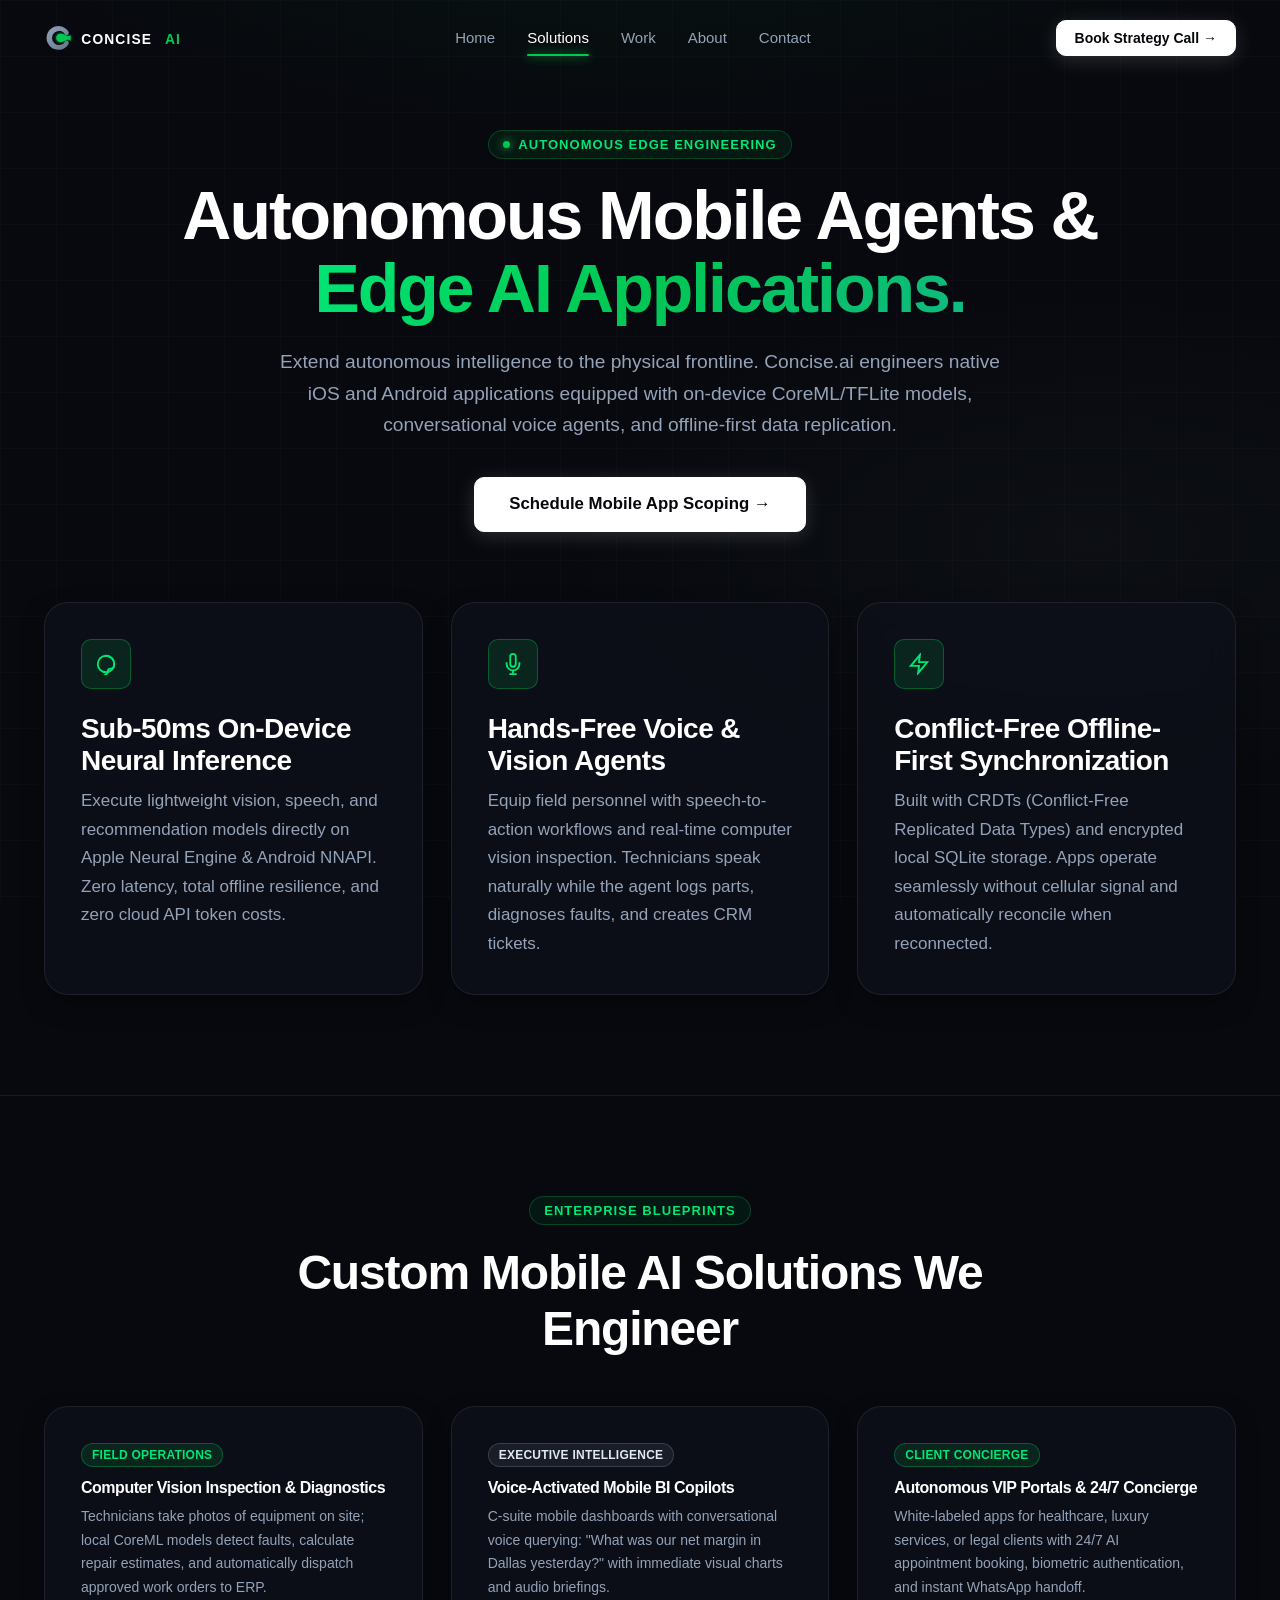
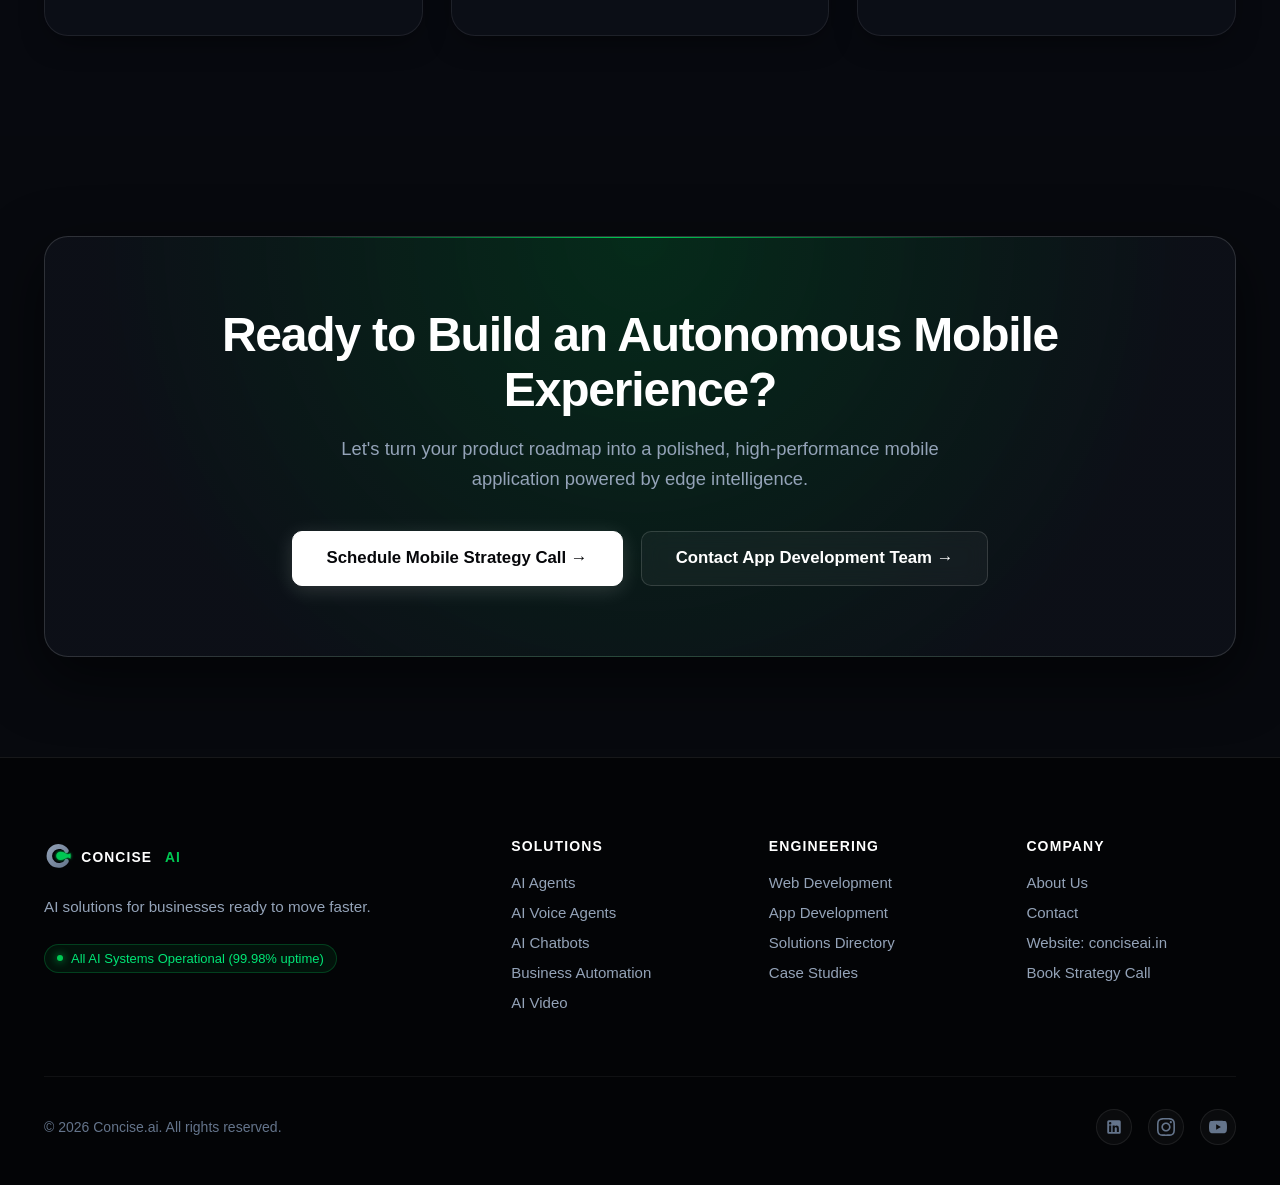
<file: app-development/index.html>
<!DOCTYPE html>
<html lang="en">
<head>
  <meta charset="UTF-8">
  <meta name="viewport" content="width=device-width, initial-scale=1.0">
  <title>Autonomous Mobile Agents & Edge AI Applications — Concise.ai</title>
  <meta name="description" content="Engineer native iOS and Android mobile applications powered by on-device CoreML/TFLite edge AI, conversational voice agents, and offline-first cloud synchronization.">
  <link rel="canonical" href="https://conciseai.in/app-development/">

  <link rel="icon" type="image/svg+xml" href="../assets/images/logo.svg">
  <link rel="stylesheet" href="../assets/css/main.css">
  <link rel="stylesheet" href="../assets/css/components.css">
  <link rel="stylesheet" href="../assets/css/pages.css">
</head>
<body>

  <header class="site-header">
    <div class="site-container header-inner">
      <a href="../" class="brand-link">
        <img src="../assets/images/logo.svg" alt="Concise.ai" class="brand-logo" width="180">
      </a>
      <nav aria-label="Primary Navigation">
        <ul class="nav-links">
          <li class="nav-item"><a href="../" class="nav-link">Home</a></li>
          <li class="nav-item"><a href="../solutions/" class="nav-link active">Solutions</a></li>
          <li class="nav-item"><a href="../work/" class="nav-link">Work</a></li>
          <li class="nav-item"><a href="../about/" class="nav-link">About</a></li>
          <li class="nav-item"><a href="../contact/" class="nav-link">Contact</a></li>
        </ul>
      </nav>
      <div class="header-actions">
        <button class="btn btn-primary btn-sm" data-open-booking>Book Strategy Call →</button>
        <button class="mobile-toggle" aria-label="Toggle Menu"><svg width="24" height="24" fill="none" stroke="currentColor"><line x1="3" y1="6" x2="21" y2="6"/><line x1="3" y1="12" x2="21" y2="12"/><line x1="3" y1="18" x2="21" y2="18"/></svg></button>
      </div>
    </div>
  </header>

  <div class="drawer-backdrop"></div>
  <aside class="mobile-drawer">
    <div class="mobile-drawer-header">
      <img src="../assets/images/logo.svg" alt="Concise.ai" width="140">
      <button class="mobile-close-btn">&times;</button>
    </div>
    <ul class="mobile-nav-links">
      <li><a href="../" class="mobile-nav-link">Home</a></li>
      <li><a href="../solutions/" class="mobile-nav-link">Solutions</a></li>
      <li><a href="../app-development/" class="mobile-nav-link active">App Development</a></li>
      <li><a href="../work/" class="mobile-nav-link">Work</a></li>
      <li><a href="../contact/" class="mobile-nav-link">Contact</a></li>
    </ul>
  </aside>

  <main>
    <section class="page-hero">
      <div class="site-container">
        <div class="eyebrow">
          <span class="pulse-dot"></span>
          Autonomous Edge Engineering
        </div>
        <h1 class="page-hero-title">
          Autonomous Mobile Agents &amp; <span class="text-gradient">Edge AI Applications.</span>
        </h1>
        <p class="text-lead page-hero-desc">
          Extend autonomous intelligence to the physical frontline. Concise.ai engineers native iOS and Android applications equipped with on-device CoreML/TFLite models, conversational voice agents, and offline-first data replication.
        </p>
        <div style="display: flex; justify-content: center; gap: 16px;">
          <button class="btn btn-primary btn-lg" data-open-booking>
            Schedule Mobile App Scoping →
          </button>
        </div>
      </div>
    </section>

    <!-- App Capabilities Grid -->
    <section class="section" style="padding-top: 0;">
      <div class="site-container">
        <div class="grid-3">
          <div class="card-premium">
            <div class="card-icon-box"><svg viewBox="0 0 24 24"><circle cx="12" cy="12" r="9"/><path d="M12 3a9 9 0 0 1 9 9c0 3-1.5 5-4 5a3 3 0 0 0-3 3 4 4 0 0 1-4 4"/></svg></div>
            <h3>Sub-50ms On-Device Neural Inference</h3>
            <p style="margin-top: 10px;">Execute lightweight vision, speech, and recommendation models directly on Apple Neural Engine &amp; Android NNAPI. Zero latency, total offline resilience, and zero cloud API token costs.</p>
          </div>

          <div class="card-premium">
            <div class="card-icon-box"><svg viewBox="0 0 24 24"><path d="M12 1a3 3 0 0 0-3 3v8a3 3 0 0 0 6 0V4a3 3 0 0 0-3-3z"/><path d="M19 10v2a7 7 0 0 1-14 0v-2"/><line x1="12" y1="19" x2="12" y2="23"/><line x1="8" y1="23" x2="16" y2="23"/></svg></div>
            <h3>Hands-Free Voice &amp; Vision Agents</h3>
            <p style="margin-top: 10px;">Equip field personnel with speech-to-action workflows and real-time computer vision inspection. Technicians speak naturally while the agent logs parts, diagnoses faults, and creates CRM tickets.</p>
          </div>

          <div class="card-premium">
            <div class="card-icon-box"><svg viewBox="0 0 24 24"><path d="M13 2L3 14h9l-1 8 10-12h-9l1-8z"/></svg></div>
            <h3>Conflict-Free Offline-First Synchronization</h3>
            <p style="margin-top: 10px;">Built with CRDTs (Conflict-Free Replicated Data Types) and encrypted local SQLite storage. Apps operate seamlessly without cellular signal and automatically reconcile when reconnected.</p>
          </div>
        </div>
      </div>
    </section>

    <!-- Mobile Enterprise Blueprints -->
    <section class="section" style="background: rgba(9, 11, 19, 0.4); border-top: 1px solid var(--border-subtle);">
      <div class="site-container">
        <div style="text-align: center; max-width: 700px; margin: 0 auto 50px;">
          <div class="eyebrow">Enterprise Blueprints</div>
          <h2>Custom Mobile AI Solutions We Engineer</h2>
        </div>

        <div class="grid-3">
          <div class="card-premium">
            <span class="badge badge-green" style="margin-bottom: 12px;">Field Operations</span>
            <h4>Computer Vision Inspection &amp; Diagnostics</h4>
            <p style="font-size: 0.875rem; margin-top: 8px;">Technicians take photos of equipment on site; local CoreML models detect faults, calculate repair estimates, and automatically dispatch approved work orders to ERP.</p>
          </div>

          <div class="card-premium">
            <span class="badge badge-slate" style="margin-bottom: 12px;">Executive Intelligence</span>
            <h4>Voice-Activated Mobile BI Copilots</h4>
            <p style="font-size: 0.875rem; margin-top: 8px;">C-suite mobile dashboards with conversational voice querying: "What was our net margin in Dallas yesterday?" with immediate visual charts and audio briefings.</p>
          </div>

          <div class="card-premium">
            <span class="badge badge-green" style="margin-bottom: 12px;">Client Concierge</span>
            <h4>Autonomous VIP Portals &amp; 24/7 Concierge</h4>
            <p style="font-size: 0.875rem; margin-top: 8px;">White-labeled apps for healthcare, luxury services, or legal clients with 24/7 AI appointment booking, biometric authentication, and instant WhatsApp handoff.</p>
          </div>
        </div>
      </div>
    </section>

    <!-- Final CTA -->
    <section class="section">
      <div class="site-container">
        <div class="cta-banner">
          <h2>Ready to Build an Autonomous Mobile Experience?</h2>
          <p>Let's turn your product roadmap into a polished, high-performance mobile application powered by edge intelligence.</p>
          <div class="cta-buttons">
            <button class="btn btn-primary btn-lg" data-open-booking>
              Schedule Mobile Strategy Call →
            </button>
            <a href="../contact/" class="btn btn-secondary btn-lg">
              Contact App Development Team →
            </a>
          </div>
        </div>
      </div>
    </section>
  </main>

    <!-- Site Footer -->
  <footer class="site-footer">
    <div class="site-container">
      <div class="footer-top">
        <div class="footer-brand">
          <a href="../" aria-label="Concise.ai Home">
            <img src="../assets/images/logo.svg" alt="Concise.ai" class="brand-logo" width="160">
          </a>
          <p>AI solutions for businesses ready to move faster.</p>
          <div class="footer-status-badge">
            <span class="live-dot"></span>
            All AI Systems Operational (99.98% uptime)
          </div>
        </div>

        <div class="footer-column">
          <h4>Solutions</h4>
          <ul class="footer-links">
            <li><a href="../ai-agents/" class="footer-link">AI Agents</a></li>
            <li><a href="../ai-voice-agents/" class="footer-link">AI Voice Agents</a></li>
            <li><a href="../ai-chatbots/" class="footer-link">AI Chatbots</a></li>
            <li><a href="../automation/" class="footer-link">Business Automation</a></li>
            <li><a href="../ai-video/" class="footer-link">AI Video</a></li>
          </ul>
        </div>

        <div class="footer-column">
          <h4>Engineering</h4>
          <ul class="footer-links">
            <li><a href="../web-development/" class="footer-link">Web Development</a></li>
            <li><a href="../app-development/" class="footer-link">App Development</a></li>
            <li><a href="../solutions/" class="footer-link">Solutions Directory</a></li>
            <li><a href="../work/" class="footer-link">Case Studies</a></li>
          </ul>
        </div>

        <div class="footer-column">
          <h4>Company</h4>
          <ul class="footer-links">
            <li><a href="../about/" class="footer-link">About Us</a></li>
            <li><a href="../contact/" class="footer-link">Contact</a></li>
            <li><a href="https://conciseai.in" class="footer-link">Website: conciseai.in</a></li>
            <li><a href="../contact/" class="footer-link" data-open-booking>Book Strategy Call</a></li>
          </ul>
        </div>
      </div>

      <div class="footer-bottom">
        <div>&copy; 2026 Concise.ai. All rights reserved.</div>
        <div class="footer-socials">
          <a href="https://linkedin.com" target="_blank" rel="noopener noreferrer" class="social-icon-link" aria-label="LinkedIn">
            <svg width="18" height="18" fill="currentColor" viewBox="0 0 24 24"><path d="M19 3a2 2 0 0 1 2 2v14a2 2 0 0 1-2 2H5a2 2 0 0 1-2-2V5a2 2 0 0 1 2-2h14m-.5 15.5v-5.3a3.26 3.26 0 0 0-3.26-3.26c-.85 0-1.84.52-2.28 1.3v-1.11h-2.79v8.37h2.79v-4.93c0-.77.62-1.4 1.39-1.4a1.4 1.4 0 0 1 1.4 1.4v4.93h2.75M6.88 8.56a1.68 1.68 0 0 0 1.68-1.68c0-.93-.75-1.69-1.68-1.69a1.69 1.69 0 0 0-1.69 1.69c0 .93.76 1.68 1.69 1.68m1.39 9.94v-8.37H5.5v8.37h2.77z"/></svg>
          </a>
          <a href="https://instagram.com" target="_blank" rel="noopener noreferrer" class="social-icon-link" aria-label="Instagram">
            <svg width="18" height="18" fill="currentColor" viewBox="0 0 24 24"><path d="M12 2.163c3.204 0 3.584.012 4.85.07 3.252.148 4.771 1.691 4.919 4.919.058 1.265.069 1.645.069 4.849 0 3.205-.012 3.584-.069 4.849-.149 3.225-1.664 4.771-4.919 4.919-1.266.058-1.644.07-4.85.07-3.204 0-3.584-.012-4.849-.07-3.26-.149-4.771-1.699-4.919-4.92-.058-1.265-.07-1.644-.07-4.849 0-3.204.013-3.583.07-4.849.149-3.227 1.664-4.771 4.919-4.919 1.266-.057 1.645-.069 4.849-.069zm0-2.163c-3.259 0-3.667.014-4.947.072-4.358.2-6.78 2.618-6.98 6.98-.059 1.281-.073 1.689-.073 4.948 0 3.259.014 3.668.072 4.948.2 4.358 2.618 6.78 6.98 6.98 1.281.058 1.689.072 4.948.072 3.259 0 3.668-.014 4.948-.072 4.354-.2 6.782-2.618 6.979-6.98.059-1.28.073-1.689.073-4.948 0-3.259-.014-3.667-.072-4.947-.196-4.354-2.617-6.78-6.979-6.98-1.281-.059-1.69-.073-4.949-.073zm0 5.838c-3.403 0-6.162 2.759-6.162 6.162s2.759 6.163 6.162 6.163 6.162-2.759 6.162-6.163c0-3.403-2.759-6.162-6.162-6.162zm0 10.162c-2.209 0-4-1.79-4-4 0-2.209 1.791-4 4-4s4 1.791 4 4c0 2.21-1.791 4-4 4zm6.406-11.845c-.796 0-1.441.645-1.441 1.44s.645 1.44 1.441 1.44c.795 0 1.439-.645 1.439-1.44s-.644-1.44-1.439-1.44z"/></svg>
          </a>
          <a href="https://youtube.com" target="_blank" rel="noopener noreferrer" class="social-icon-link" aria-label="YouTube">
            <svg width="18" height="18" fill="currentColor" viewBox="0 0 24 24"><path d="M23.498 6.186a3.016 3.016 0 0 0-2.122-2.136C19.505 3.545 12 3.545 12 3.545s-7.505 0-9.377.505A3.017 3.017 0 0 0 .502 6.186C0 8.07 0 12 0 12s0 3.93.502 5.814a3.016 3.016 0 0 0 2.122 2.136c1.871.505 9.376.505 9.376.505s7.505 0 9.377-.505a3.015 3.015 0 0 0 2.122-2.136C24 15.93 24 12 24 12s0-3.93-.502-5.814zM9.545 15.568V8.432L15.818 12l-6.273 3.568z"/></svg>
          </a>
        </div>
      </div>
    </div>
  </footer>

  <div id="bookingModal" class="modal-backdrop" role="dialog">
    <div class="modal-card">
      <div class="modal-header">
        <h3 style="font-size: 1.35rem;">Schedule App Discovery Call</h3>
        <button class="modal-close-btn">&times;</button>
      </div>
      <div class="modal-body">
        <form id="quickBookingForm">
          <div class="form-grid">
            <div class="form-group">
              <label class="form-label" for="bName">Your Name *</label>
              <input type="text" id="bName" class="form-input" required>
            </div>
            <div class="form-group">
              <label class="form-label" for="bEmail">Work Email *</label>
              <input type="email" id="bEmail" class="form-input" required>
            </div>
          </div>
          <button type="submit" class="btn btn-primary" style="width: 100%; margin-top: 10px;">Reserve App Strategy Slot →</button>
        </form>
      </div>
    </div>
  </div>

  <script src="../assets/js/main.js"></script>
</body>
</html>
</file>
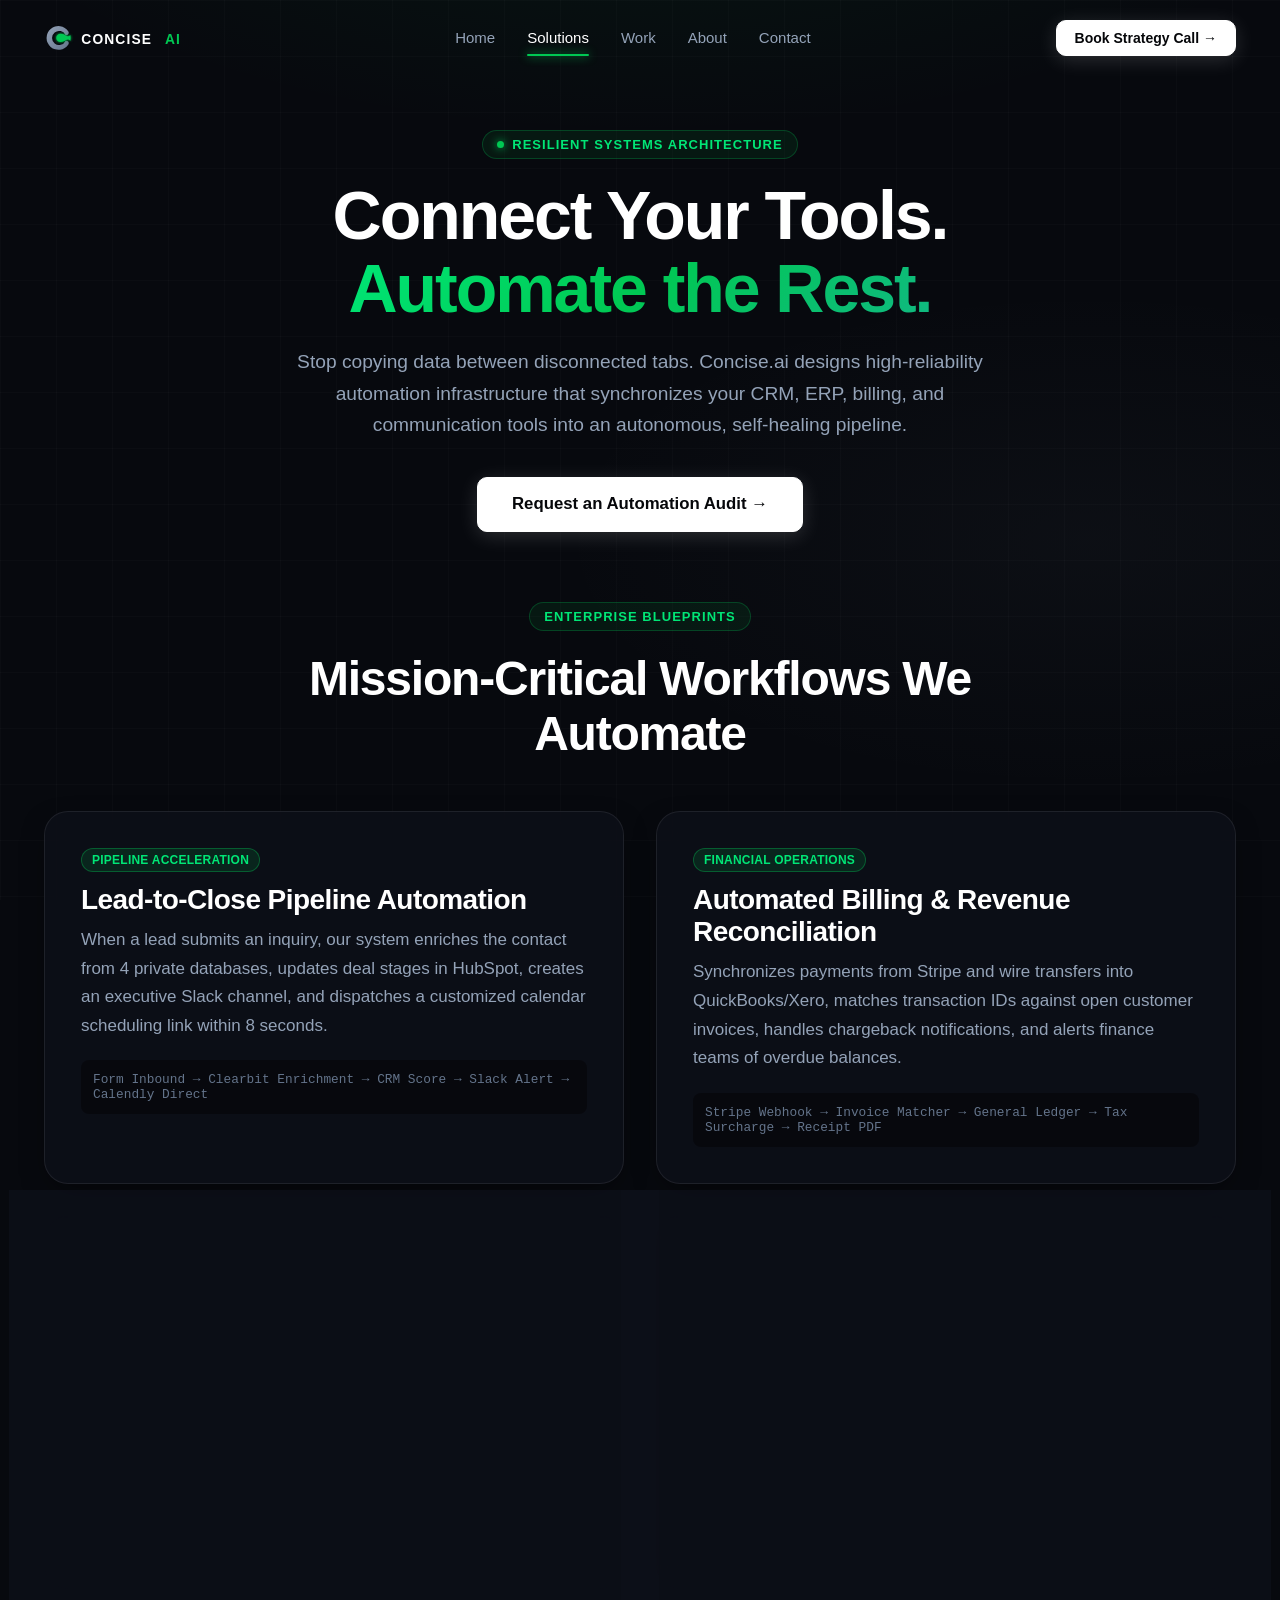
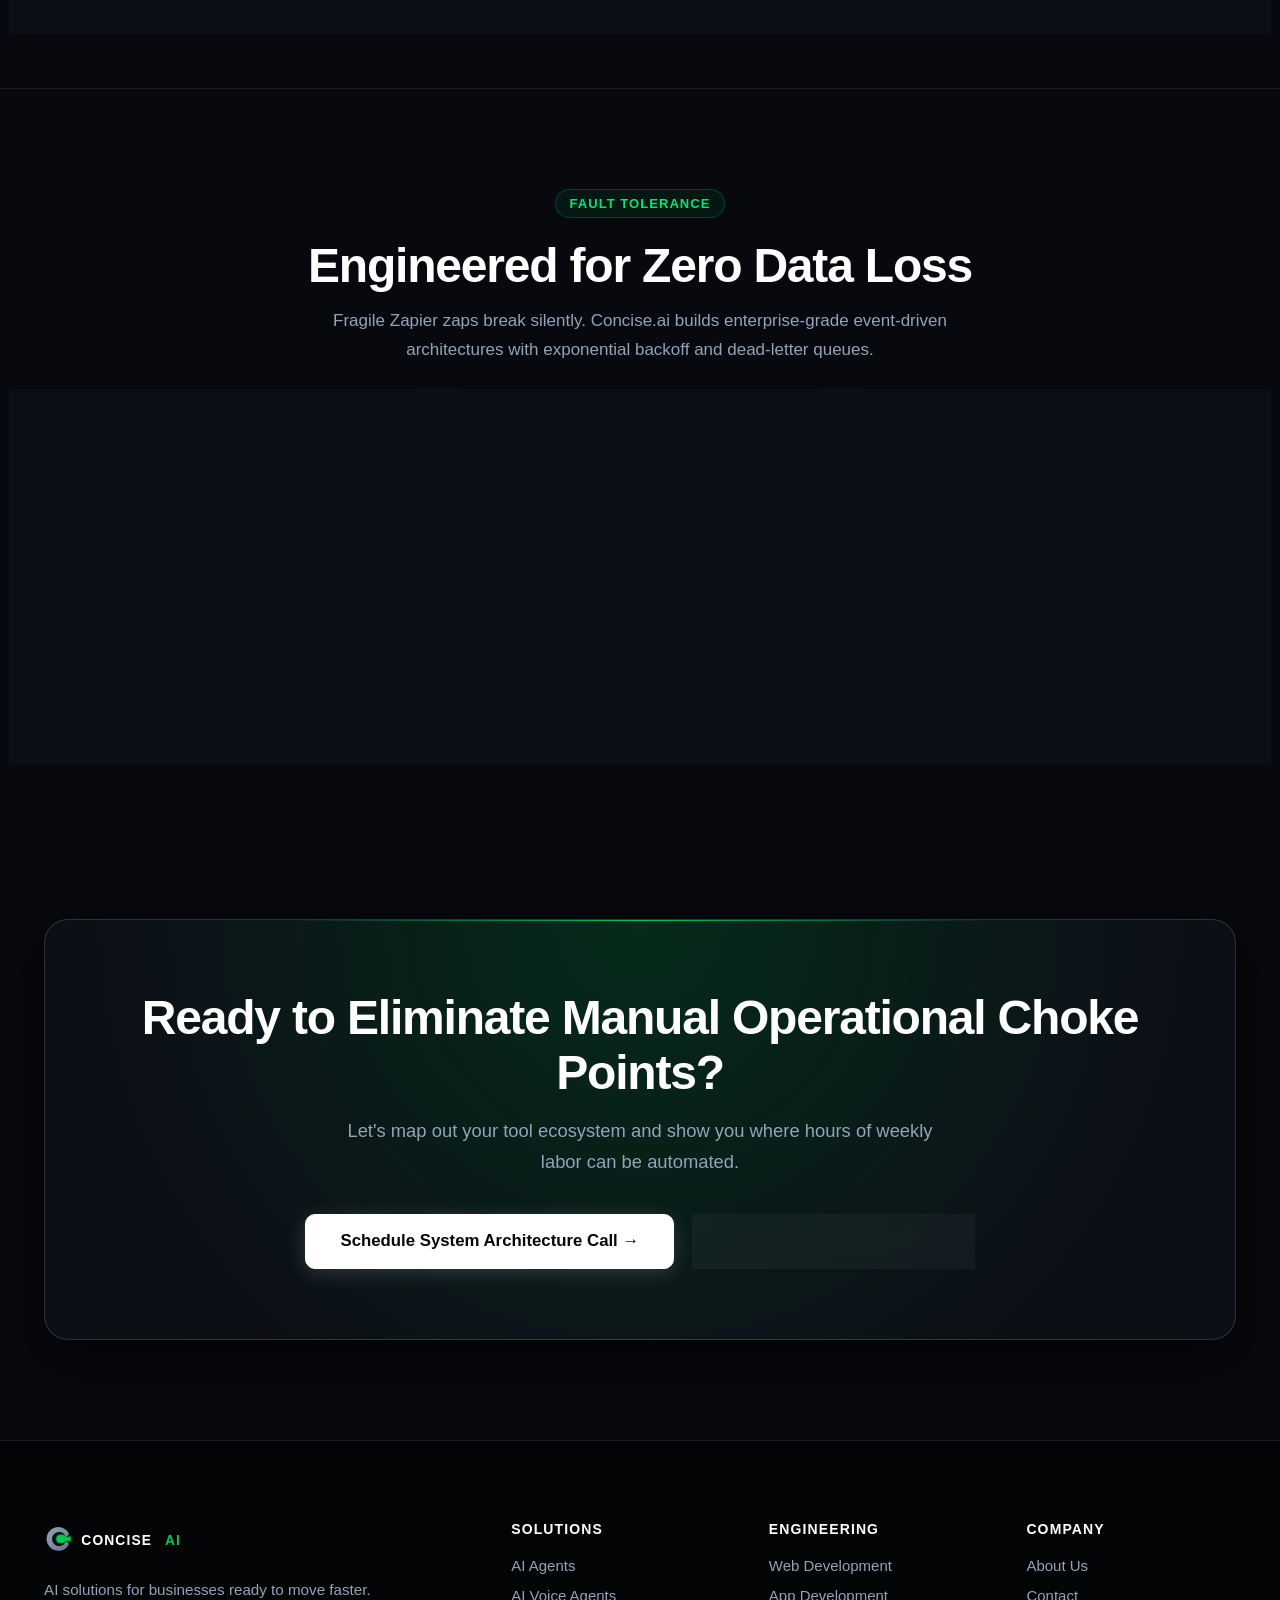
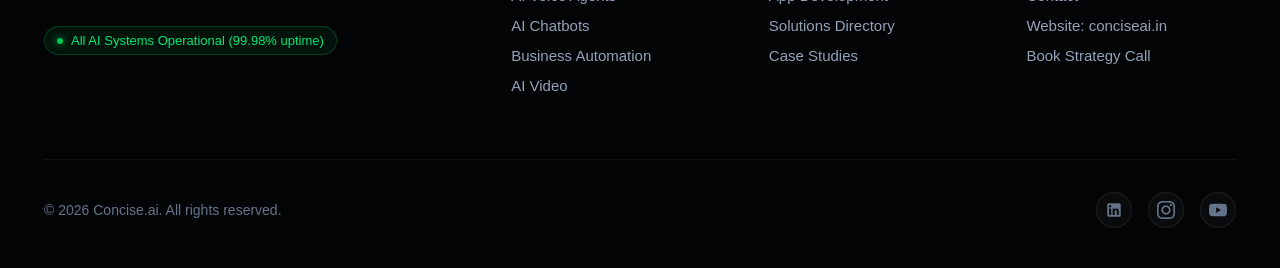
<file: automation/index.html>
<!DOCTYPE html>
<html lang="en">
<head>
  <meta charset="UTF-8">
  <meta name="viewport" content="width=device-width, initial-scale=1.0">
  <title>Enterprise Business Automation — Concise.ai</title>
  <meta name="description" content="Connect your existing software stack and automate end-to-end business workflows with zero data loss, fault-tolerant queues, and intelligent AI decisioning.">
  <link rel="canonical" href="https://conciseai.in/automation/">

  <link rel="icon" type="image/svg+xml" href="../assets/images/logo.svg">
  <link rel="stylesheet" href="../assets/css/main.css">
  <link rel="stylesheet" href="../assets/css/components.css">
  <link rel="stylesheet" href="../assets/css/pages.css">
</head>
<body>

  <header class="site-header">
    <div class="site-container header-inner">
      <a href="../" class="brand-link">
        <img src="../assets/images/logo.svg" alt="Concise.ai" class="brand-logo" width="180">
      </a>
      <nav aria-label="Primary Navigation">
        <ul class="nav-links">
          <li class="nav-item"><a href="../" class="nav-link">Home</a></li>
          <li class="nav-item"><a href="../solutions/" class="nav-link active">Solutions</a></li>
          <li class="nav-item"><a href="../work/" class="nav-link">Work</a></li>
          <li class="nav-item"><a href="../about/" class="nav-link">About</a></li>
          <li class="nav-item"><a href="../contact/" class="nav-link">Contact</a></li>
        </ul>
      </nav>
      <div class="header-actions">
        <button class="btn btn-primary btn-sm" data-open-booking>Book Strategy Call →</button>
        <button class="mobile-toggle" aria-label="Toggle Menu"><svg width="24" height="24" fill="none" stroke="currentColor"><line x1="3" y1="6" x2="21" y2="6"/><line x1="3" y1="12" x2="21" y2="12"/><line x1="3" y1="18" x2="21" y2="18"/></svg></button>
      </div>
    </div>
  </header>

  <div class="drawer-backdrop"></div>
  <aside class="mobile-drawer">
    <div class="mobile-drawer-header">
      <img src="../assets/images/logo.svg" alt="Concise.ai" width="140">
      <button class="mobile-close-btn">&times;</button>
    </div>
    <ul class="mobile-nav-links">
      <li><a href="../" class="mobile-nav-link">Home</a></li>
      <li><a href="../solutions/" class="mobile-nav-link">Solutions</a></li>
      <li><a href="../ai-agents/" class="mobile-nav-link">AI Agents</a></li>
      <li><a href="../automation/" class="mobile-nav-link active">Business Automation</a></li>
      <li><a href="../work/" class="mobile-nav-link">Work</a></li>
      <li><a href="../contact/" class="mobile-nav-link">Contact</a></li>
    </ul>
  </aside>

  <main>
    <section class="page-hero">
      <div class="site-container">
        <div class="eyebrow">
          <span class="pulse-dot"></span>
          Resilient Systems Architecture
        </div>
        <h1 class="page-hero-title">
          Connect Your Tools. <span class="text-gradient">Automate the Rest.</span>
        </h1>
        <p class="text-lead page-hero-desc">
          Stop copying data between disconnected tabs. Concise.ai designs high-reliability automation infrastructure that synchronizes your CRM, ERP, billing, and communication tools into an autonomous, self-healing pipeline.
        </p>
        <div style="display: flex; justify-content: center; gap: 16px;">
          <button class="btn btn-primary btn-lg" data-open-booking>
            Request an Automation Audit →
          </button>
        </div>
      </div>
    </section>

    <!-- 4 Core Enterprise Workflows -->
    <section class="section" style="padding-top: 0;">
      <div class="site-container">
        <div style="text-align: center; max-width: 700px; margin: 0 auto 50px;">
          <div class="eyebrow">Enterprise Blueprints</div>
          <h2>Mission-Critical Workflows We Automate</h2>
        </div>

        <div class="grid-2">
          <div class="card-premium">
            <span class="badge badge-green" style="margin-bottom: 12px;">Pipeline Acceleration</span>
            <h3>Lead-to-Close Pipeline Automation</h3>
            <p style="margin-top: 10px;">When a lead submits an inquiry, our system enriches the contact from 4 private databases, updates deal stages in HubSpot, creates an executive Slack channel, and dispatches a customized calendar scheduling link within 8 seconds.</p>
            <div style="margin-top: 20px; font-family: var(--font-mono); font-size: 0.8rem; color: var(--text-muted); background: rgba(0,0,0,0.4); padding: 12px; border-radius: 8px;">
              Form Inbound → Clearbit Enrichment → CRM Score → Slack Alert → Calendly Direct
            </div>
          </div>

          <div class="card-premium">
            <span class="badge badge-green" style="margin-bottom: 12px;">Financial Operations</span>
            <h3>Automated Billing & Revenue Reconciliation</h3>
            <p style="margin-top: 10px;">Synchronizes payments from Stripe and wire transfers into QuickBooks/Xero, matches transaction IDs against open customer invoices, handles chargeback notifications, and alerts finance teams of overdue balances.</p>
            <div style="margin-top: 20px; font-family: var(--font-mono); font-size: 0.8rem; color: var(--text-muted); background: rgba(0,0,0,0.4); padding: 12px; border-radius: 8px;">
              Stripe Webhook → Invoice Matcher → General Ledger → Tax Surcharge → Receipt PDF
            </div>
          </div>

          <div class="card-premium">
            <span class="badge badge-slate" style="margin-bottom: 12px;">Client Success</span>
            <h3>Instant Client Onboarding & Provisioning</h3>
            <p style="margin-top: 10px;">The moment a contract is signed in DocuSign or PandaDoc, our pipeline generates dedicated Google Drive folders, provisions user accounts in your client portal, creates Asana/Linear project templates, and dispatches welcome documentation.</p>
            <div style="margin-top: 20px; font-family: var(--font-mono); font-size: 0.8rem; color: var(--text-muted); background: rgba(0,0,0,0.4); padding: 12px; border-radius: 8px;">
              Contract Signed → Drive Provisioning → Portal Auth → Linear Sprint → Welcome Sequence
            </div>
          </div>

          <div class="card-premium">
            <span class="badge badge-green" style="margin-bottom: 12px;">Operations & Logistics</span>
            <h3>Smart Vendor Document & PO Extraction</h3>
            <p style="margin-top: 10px;">Inbound emails containing vendor invoices, bills of lading, and shipping manifests are intercepted, OCR-parsed with high-precision vision models, validated against purchase orders, and routed for payment approval.</p>
            <div style="margin-top: 20px; font-family: var(--font-mono); font-size: 0.8rem; color: var(--text-muted); background: rgba(0,0,0,0.4); padding: 12px; border-radius: 8px;">
              Email Attachment → Vision OCR → PO Verification → SAP / Netsuite → Approval Dispatch
            </div>
          </div>
        </div>
      </div>
    </section>

    <!-- Resilient Architecture Guarantees -->
    <section class="section" style="background: rgba(9, 11, 19, 0.4); border-top: 1px solid var(--border-subtle);">
      <div class="site-container">
        <div style="text-align: center; max-width: 700px; margin: 0 auto 50px;">
          <div class="eyebrow">Fault Tolerance</div>
          <h2>Engineered for Zero Data Loss</h2>
          <p style="margin-top: 14px;">Fragile Zapier zaps break silently. Concise.ai builds enterprise-grade event-driven architectures with exponential backoff and dead-letter queues.</p>
        </div>

        <div class="grid-3">
          <div class="card-premium">
            <div class="card-icon-box"><svg viewBox="0 0 24 24"><path d="M12 22s8-4 8-10V5l-8-3-8 3v7c0 6 8 10 8 10z"/></svg></div>
            <h3>Idempotent Execution</h3>
            <p style="margin-top: 10px;">Prevents duplicate transactions, duplicate emails, and accidental multiple charges even if webhooks fire repeatedly during network hiccups.</p>
          </div>

          <div class="card-premium">
            <div class="card-icon-box"><svg viewBox="0 0 24 24"><polyline points="23 4 23 10 17 10"/><polyline points="1 20 1 14 7 14"/><path d="M3.51 9a9 9 0 0 1 14.85-3.36L23 10M1 14l4.64 4.36A9 9 0 0 0 20.49 15"/></svg></div>
            <h3>Dead-Letter Queues</h3>
            <p style="margin-top: 10px;">If an external API goes down (e.g. Salesforce outage), payloads are queued safely and retried automatically once the service restores.</p>
          </div>

          <div class="card-premium">
            <div class="card-icon-box"><svg viewBox="0 0 24 24"><line x1="18" y1="20" x2="18" y2="10"/><line x1="12" y1="20" x2="12" y2="4"/><line x1="6" y1="20" x2="6" y2="14"/></svg></div>
            <h3>Real-Time Alerting</h3>
            <p style="margin-top: 10px;">Instant notification alerts via Slack, Discord, or PagerDuty the moment any anomaly occurs, complete with the full debug payload.</p>
          </div>
        </div>
      </div>
    </section>

    <!-- Final CTA -->
    <section class="section">
      <div class="site-container">
        <div class="cta-banner">
          <h2>Ready to Eliminate Manual Operational Choke Points?</h2>
          <p>Let's map out your tool ecosystem and show you where hours of weekly labor can be automated.</p>
          <div class="cta-buttons">
            <button class="btn btn-primary btn-lg" data-open-booking>
              Schedule System Architecture Call →
            </button>
            <a href="../contact/" class="btn btn-secondary btn-lg">
              Contact Solutions Team →
            </a>
          </div>
        </div>
      </div>
    </section>
  </main>

    <!-- Site Footer -->
  <footer class="site-footer">
    <div class="site-container">
      <div class="footer-top">
        <div class="footer-brand">
          <a href="../" aria-label="Concise.ai Home">
            <img src="../assets/images/logo.svg" alt="Concise.ai" class="brand-logo" width="160">
          </a>
          <p>AI solutions for businesses ready to move faster.</p>
          <div class="footer-status-badge">
            <span class="live-dot"></span>
            All AI Systems Operational (99.98% uptime)
          </div>
        </div>

        <div class="footer-column">
          <h4>Solutions</h4>
          <ul class="footer-links">
            <li><a href="../ai-agents/" class="footer-link">AI Agents</a></li>
            <li><a href="../ai-voice-agents/" class="footer-link">AI Voice Agents</a></li>
            <li><a href="../ai-chatbots/" class="footer-link">AI Chatbots</a></li>
            <li><a href="../automation/" class="footer-link">Business Automation</a></li>
            <li><a href="../ai-video/" class="footer-link">AI Video</a></li>
          </ul>
        </div>

        <div class="footer-column">
          <h4>Engineering</h4>
          <ul class="footer-links">
            <li><a href="../web-development/" class="footer-link">Web Development</a></li>
            <li><a href="../app-development/" class="footer-link">App Development</a></li>
            <li><a href="../solutions/" class="footer-link">Solutions Directory</a></li>
            <li><a href="../work/" class="footer-link">Case Studies</a></li>
          </ul>
        </div>

        <div class="footer-column">
          <h4>Company</h4>
          <ul class="footer-links">
            <li><a href="../about/" class="footer-link">About Us</a></li>
            <li><a href="../contact/" class="footer-link">Contact</a></li>
            <li><a href="https://conciseai.in" class="footer-link">Website: conciseai.in</a></li>
            <li><a href="../contact/" class="footer-link" data-open-booking>Book Strategy Call</a></li>
          </ul>
        </div>
      </div>

      <div class="footer-bottom">
        <div>&copy; 2026 Concise.ai. All rights reserved.</div>
        <div class="footer-socials">
          <a href="https://linkedin.com" target="_blank" rel="noopener noreferrer" class="social-icon-link" aria-label="LinkedIn">
            <svg width="18" height="18" fill="currentColor" viewBox="0 0 24 24"><path d="M19 3a2 2 0 0 1 2 2v14a2 2 0 0 1-2 2H5a2 2 0 0 1-2-2V5a2 2 0 0 1 2-2h14m-.5 15.5v-5.3a3.26 3.26 0 0 0-3.26-3.26c-.85 0-1.84.52-2.28 1.3v-1.11h-2.79v8.37h2.79v-4.93c0-.77.62-1.4 1.39-1.4a1.4 1.4 0 0 1 1.4 1.4v4.93h2.75M6.88 8.56a1.68 1.68 0 0 0 1.68-1.68c0-.93-.75-1.69-1.68-1.69a1.69 1.69 0 0 0-1.69 1.69c0 .93.76 1.68 1.69 1.68m1.39 9.94v-8.37H5.5v8.37h2.77z"/></svg>
          </a>
          <a href="https://instagram.com" target="_blank" rel="noopener noreferrer" class="social-icon-link" aria-label="Instagram">
            <svg width="18" height="18" fill="currentColor" viewBox="0 0 24 24"><path d="M12 2.163c3.204 0 3.584.012 4.85.07 3.252.148 4.771 1.691 4.919 4.919.058 1.265.069 1.645.069 4.849 0 3.205-.012 3.584-.069 4.849-.149 3.225-1.664 4.771-4.919 4.919-1.266.058-1.644.07-4.85.07-3.204 0-3.584-.012-4.849-.07-3.26-.149-4.771-1.699-4.919-4.92-.058-1.265-.07-1.644-.07-4.849 0-3.204.013-3.583.07-4.849.149-3.227 1.664-4.771 4.919-4.919 1.266-.057 1.645-.069 4.849-.069zm0-2.163c-3.259 0-3.667.014-4.947.072-4.358.2-6.78 2.618-6.98 6.98-.059 1.281-.073 1.689-.073 4.948 0 3.259.014 3.668.072 4.948.2 4.358 2.618 6.78 6.98 6.98 1.281.058 1.689.072 4.948.072 3.259 0 3.668-.014 4.948-.072 4.354-.2 6.782-2.618 6.979-6.98.059-1.28.073-1.689.073-4.948 0-3.259-.014-3.667-.072-4.947-.196-4.354-2.617-6.78-6.979-6.98-1.281-.059-1.69-.073-4.949-.073zm0 5.838c-3.403 0-6.162 2.759-6.162 6.162s2.759 6.163 6.162 6.163 6.162-2.759 6.162-6.163c0-3.403-2.759-6.162-6.162-6.162zm0 10.162c-2.209 0-4-1.79-4-4 0-2.209 1.791-4 4-4s4 1.791 4 4c0 2.21-1.791 4-4 4zm6.406-11.845c-.796 0-1.441.645-1.441 1.44s.645 1.44 1.441 1.44c.795 0 1.439-.645 1.439-1.44s-.644-1.44-1.439-1.44z"/></svg>
          </a>
          <a href="https://youtube.com" target="_blank" rel="noopener noreferrer" class="social-icon-link" aria-label="YouTube">
            <svg width="18" height="18" fill="currentColor" viewBox="0 0 24 24"><path d="M23.498 6.186a3.016 3.016 0 0 0-2.122-2.136C19.505 3.545 12 3.545 12 3.545s-7.505 0-9.377.505A3.017 3.017 0 0 0 .502 6.186C0 8.07 0 12 0 12s0 3.93.502 5.814a3.016 3.016 0 0 0 2.122 2.136c1.871.505 9.376.505 9.376.505s7.505 0 9.377-.505a3.015 3.015 0 0 0 2.122-2.136C24 15.93 24 12 24 12s0-3.93-.502-5.814zM9.545 15.568V8.432L15.818 12l-6.273 3.568z"/></svg>
          </a>
        </div>
      </div>
    </div>
  </footer>

  <!-- Booking Modal -->
  <div id="bookingModal" class="modal-backdrop" role="dialog">
    <div class="modal-card">
      <div class="modal-header">
        <h3 style="font-size: 1.35rem;">Book Automation Strategy Session</h3>
        <button class="modal-close-btn">&times;</button>
      </div>
      <div class="modal-body">
        <form id="quickBookingForm">
          <div class="form-grid">
            <div class="form-group">
              <label class="form-label" for="bName">Your Name *</label>
              <input type="text" id="bName" class="form-input" required>
            </div>
            <div class="form-group">
              <label class="form-label" for="bEmail">Work Email *</label>
              <input type="email" id="bEmail" class="form-input" required>
            </div>
          </div>
          <button type="submit" class="btn btn-primary" style="width: 100%; margin-top: 10px;">Reserve Session Slot →</button>
        </form>
      </div>
    </div>
  </div>

  <script src="../assets/js/main.js"></script>
</body>
</html>
</file>
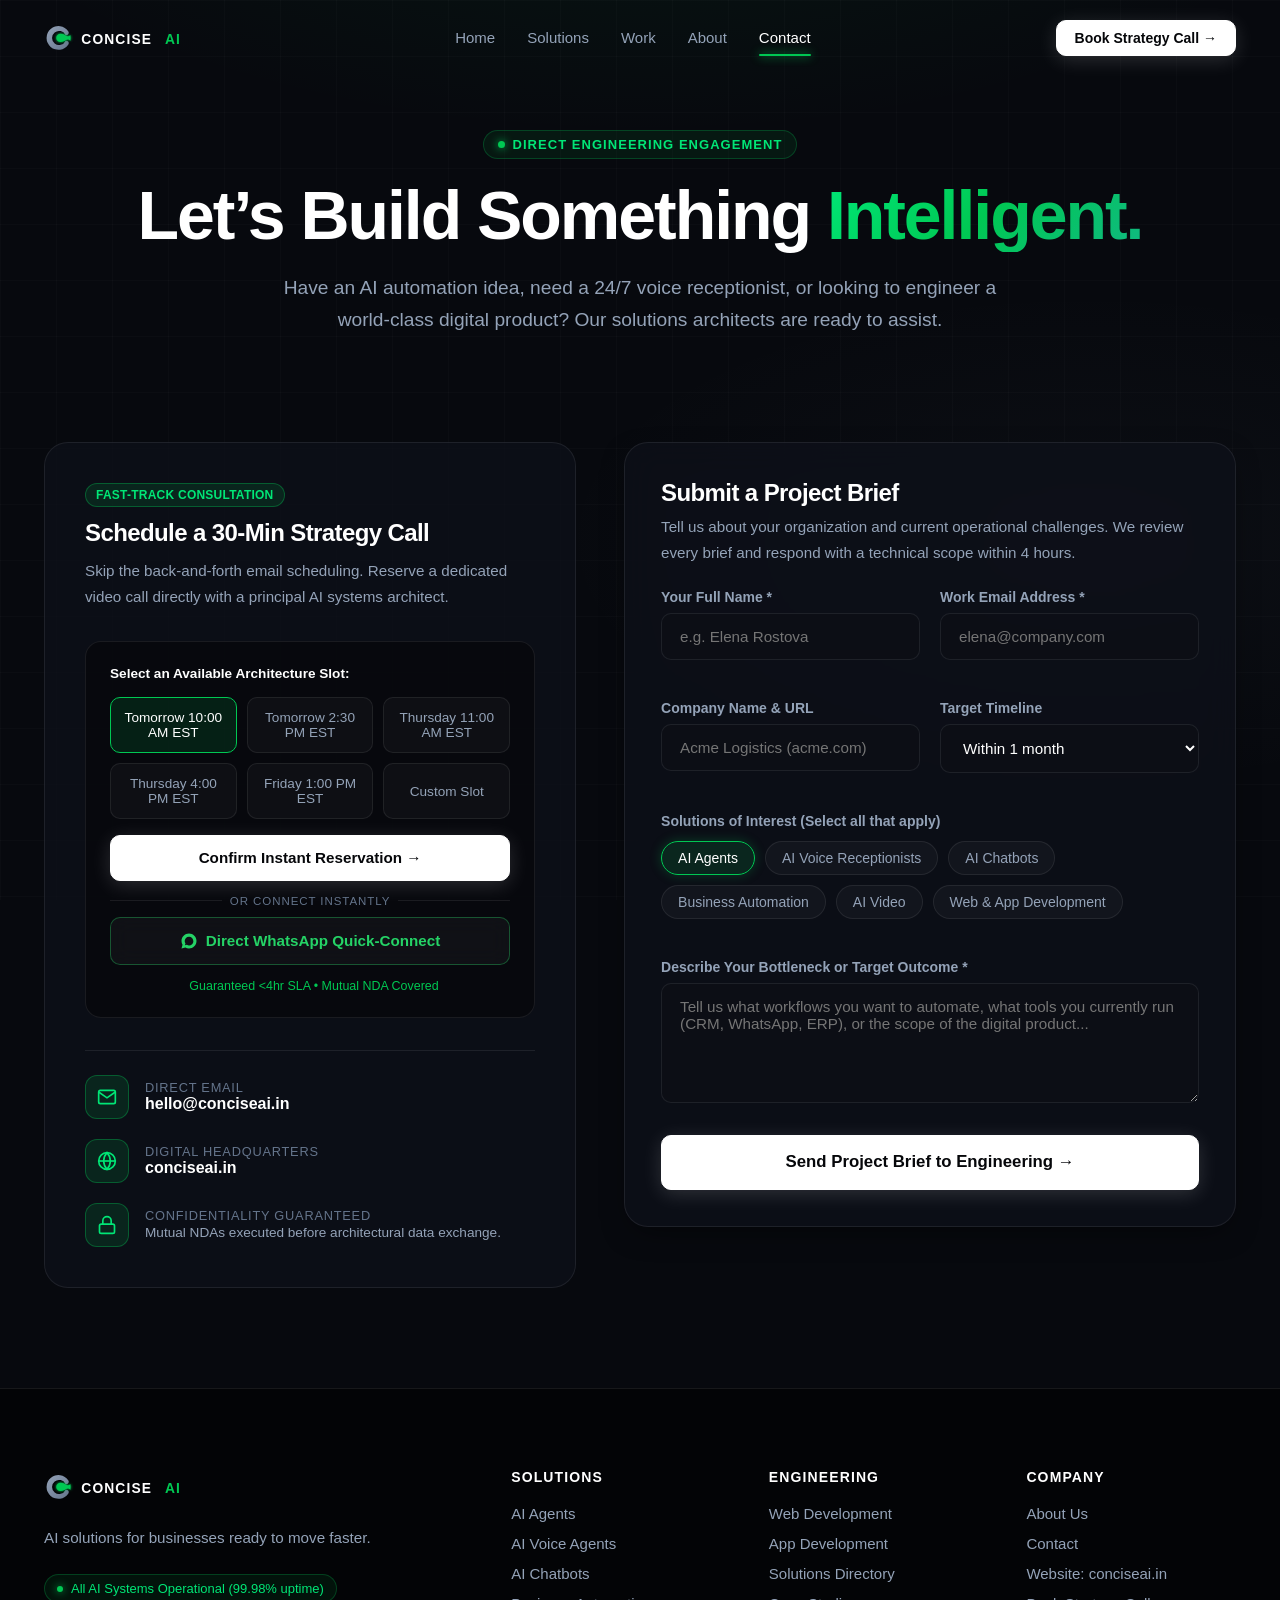
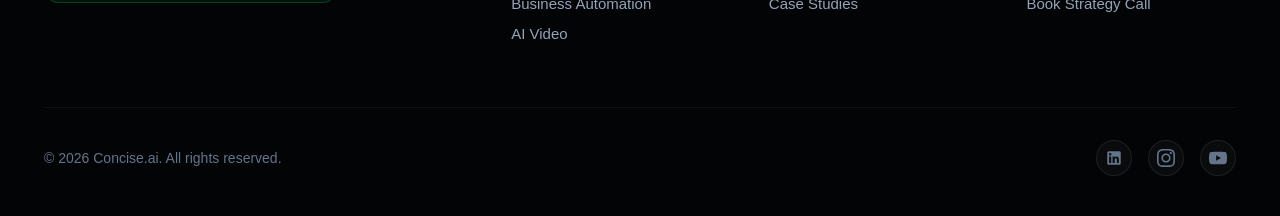
<file: contact/index.html>
<!DOCTYPE html>
<html lang="en">
<head>
  <meta charset="UTF-8">
  <meta name="viewport" content="width=device-width, initial-scale=1.0">
  <title>Contact & Book a Strategy Call — Concise.ai</title>
  <meta name="description" content="Get in touch with Concise.ai to discuss your AI agents, voice receptionists, business automation, or modern web/app development project.">
  <link rel="canonical" href="https://conciseai.in/contact/">

  <link rel="icon" type="image/svg+xml" href="../assets/images/logo.svg">
  <link rel="stylesheet" href="../assets/css/main.css">
  <link rel="stylesheet" href="../assets/css/components.css">
  <link rel="stylesheet" href="../assets/css/pages.css">
</head>
<body>

  <header class="site-header">
    <div class="site-container header-inner">
      <a href="../" class="brand-link">
        <img src="../assets/images/logo.svg" alt="Concise.ai" class="brand-logo" width="180">
      </a>
      <nav aria-label="Primary Navigation">
        <ul class="nav-links">
          <li class="nav-item"><a href="../" class="nav-link">Home</a></li>
          <li class="nav-item"><a href="../solutions/" class="nav-link">Solutions</a></li>
          <li class="nav-item"><a href="../work/" class="nav-link">Work</a></li>
          <li class="nav-item"><a href="../about/" class="nav-link">About</a></li>
          <li class="nav-item"><a href="../contact/" class="nav-link active">Contact</a></li>
        </ul>
      </nav>
      <div class="header-actions">
        <button class="btn btn-primary btn-sm" data-open-booking>Book Strategy Call →</button>
        <button class="mobile-toggle" aria-label="Toggle Menu"><svg width="24" height="24" fill="none" stroke="currentColor"><line x1="3" y1="6" x2="21" y2="6"/><line x1="3" y1="12" x2="21" y2="12"/><line x1="3" y1="18" x2="21" y2="18"/></svg></button>
      </div>
    </div>
  </header>

  <div class="drawer-backdrop"></div>
  <aside class="mobile-drawer">
    <div class="mobile-drawer-header">
      <img src="../assets/images/logo.svg" alt="Concise.ai" width="140">
      <button class="mobile-close-btn">&times;</button>
    </div>
    <ul class="mobile-nav-links">
      <li><a href="../" class="mobile-nav-link">Home</a></li>
      <li><a href="../solutions/" class="mobile-nav-link">Solutions</a></li>
      <li><a href="../work/" class="mobile-nav-link">Work</a></li>
      <li><a href="../about/" class="mobile-nav-link">About</a></li>
      <li><a href="../contact/" class="mobile-nav-link active">Contact & Booking</a></li>
    </ul>
  </aside>

  <main>
    <section class="page-hero">
      <div class="site-container">
        <div class="eyebrow">
          <span class="pulse-dot"></span>
          Direct Engineering Engagement
        </div>
        <h1 class="page-hero-title">
          Let’s Build Something <span class="text-gradient">Intelligent.</span>
        </h1>
        <p class="text-lead page-hero-desc">
          Have an AI automation idea, need a 24/7 voice receptionist, or looking to engineer a world-class digital product? Our solutions architects are ready to assist.
        </p>
      </div>
    </section>

    <!-- Dual Contact & Booking Layout -->
    <section class="section" style="padding-top: 0;">
      <div class="site-container">
        <div class="contact-layout">

          <!-- Left Column: Direct Info & Quick Booking Embed -->
          <div class="contact-info-card">
            <div>
              <span class="badge badge-green" style="margin-bottom: 12px;">Fast-Track Consultation</span>
              <h2 style="font-size: 1.5rem; margin-bottom: 12px;">Schedule a 30-Min Strategy Call</h2>
              <p style="font-size: 0.95rem; color: var(--text-secondary);">
                Skip the back-and-forth email scheduling. Reserve a dedicated video call directly with a principal AI systems architect.
              </p>
            </div>

            <div style="background: rgba(0,0,0,0.4); border: 1px solid var(--border-subtle); border-radius: var(--radius-lg); padding: 24px;">
              <div style="font-size: 0.85rem; font-weight: 700; color: var(--text-white); margin-bottom: 8px;">
                Select an Available Architecture Slot:
              </div>
              <div class="calendar-slot-grid" id="contactSlotGrid" style="margin-bottom: 16px;">
                <button class="calendar-slot-btn selected" type="button">Tomorrow 10:00 AM EST</button>
                <button class="calendar-slot-btn" type="button">Tomorrow 2:30 PM EST</button>
                <button class="calendar-slot-btn" type="button">Thursday 11:00 AM EST</button>
                <button class="calendar-slot-btn" type="button">Thursday 4:00 PM EST</button>
                <button class="calendar-slot-btn" type="button">Friday 1:00 PM EST</button>
                <button class="calendar-slot-btn" type="button">Custom Slot</button>
              </div>
              <button class="btn btn-primary" id="confirmSlotBtn" style="width: 100%;" data-open-booking>
                Confirm Instant Reservation →
              </button>

              <div style="display: flex; align-items: center; gap: 8px; margin: 14px 0 10px;">
                <div style="flex: 1; height: 1px; background: var(--border-subtle);"></div>
                <span style="font-size: 0.72rem; text-transform: uppercase; letter-spacing: 0.08em; color: var(--text-muted);">or connect instantly</span>
                <div style="flex: 1; height: 1px; background: var(--border-subtle);"></div>
              </div>

              <!-- WhatsApp Quick Connect -->
              <a href="https://wa.me/?text=Hi%20Concise.ai%2C%20I'd%20like%20to%20discuss%20an%20AI%20automation%20project%20for%20my%20business." target="_blank" rel="noopener noreferrer" class="btn btn-secondary" style="width: 100%; display: flex; align-items: center; justify-content: center; gap: 8px; border-color: rgba(37, 211, 102, 0.35); color: #25d366; text-decoration: none;">
                <svg width="18" height="18" fill="currentColor" viewBox="0 0 24 24"><path d="M12.031 6.172c-3.181 0-5.767 2.586-5.768 5.766-.001 1.298.38 2.27 1.019 3.287l-.711 2.598 2.664-.699c.971.532 1.77.814 2.796.815 3.178 0 5.767-2.587 5.768-5.766 0-3.18-2.587-5.766-5.768-5.766zm9.969 5.766c0 5.518-4.482 10-10 10-1.745 0-3.382-.45-4.815-1.236l-5.185 1.359 1.385-5.064c-.886-1.488-1.385-3.23-1.385-5.059 0-5.518 4.482-10 10-10s10 4.482 10 10z"/></svg>
                Direct WhatsApp Quick-Connect
              </a>

              <div style="display: flex; align-items: center; justify-content: center; gap: 8px; font-size: 0.78rem; color: var(--brand-green); margin-top: 14px; font-weight: 500;">
                <span class="live-dot"></span>
                Guaranteed &lt;4hr SLA &bull; Mutual NDA Covered
              </div>
            </div>

            <div style="display: flex; flex-direction: column; gap: 20px; border-top: 1px solid var(--border-subtle); padding-top: 24px;">
              <div class="contact-direct-item">
                <div class="contact-direct-icon"><svg viewBox="0 0 24 24"><path d="M4 4h16c1.1 0 2 .9 2 2v12c0 1.1-.9 2-2 2H4c-1.1 0-2-.9-2-2V6c0-1.1.9-2 2-2z"/><polyline points="22,6 12,13 2,6"/></svg></div>
                <div>
                  <div style="font-size: 0.8rem; text-transform: uppercase; letter-spacing: 0.06em; color: var(--text-muted);">Direct Email</div>
                  <a href="mailto:hello@conciseai.in" style="color: var(--text-white); font-weight: 600; text-decoration: none;">hello@conciseai.in</a>
                </div>
              </div>

              <div class="contact-direct-item">
                <div class="contact-direct-icon"><svg viewBox="0 0 24 24"><circle cx="12" cy="12" r="10"/><line x1="2" y1="12" x2="22" y2="12"/><path d="M12 2a15.3 15.3 0 0 1 4 10 15.3 15.3 0 0 1-4 10 15.3 15.3 0 0 1-4-10 15.3 15.3 0 0 1 4-10z"/></svg></div>
                <div>
                  <div style="font-size: 0.8rem; text-transform: uppercase; letter-spacing: 0.06em; color: var(--text-muted);">Digital Headquarters</div>
                  <span style="color: var(--text-white); font-weight: 600;">conciseai.in</span>
                </div>
              </div>

              <div class="contact-direct-item">
                <div class="contact-direct-icon"><svg viewBox="0 0 24 24"><rect x="3" y="11" width="18" height="11" rx="2" ry="2"/><path d="M7 11V7a5 5 0 0 1 10 0v4"/></svg></div>
                <div>
                  <div style="font-size: 0.8rem; text-transform: uppercase; letter-spacing: 0.06em; color: var(--text-muted);">Confidentiality Guaranteed</div>
                  <span style="color: var(--text-secondary); font-size: 0.85rem;">Mutual NDAs executed before architectural data exchange.</span>
                </div>
              </div>
            </div>
          </div>

          <!-- Right Column: Validated Project Inquiry Form -->
          <div class="card-premium">
            <h2 style="font-size: 1.5rem; margin-bottom: 8px;">Submit a Project Brief</h2>
            <p style="font-size: 0.95rem; color: var(--text-secondary); margin-bottom: 24px;">
              Tell us about your organization and current operational challenges. We review every brief and respond with a technical scope within 4 hours.
            </p>

            <form id="conciseContactForm" novalidate>
              <div class="form-grid">
                <div class="form-group">
                  <label class="form-label" for="contactName">Your Full Name *</label>
                  <input type="text" id="contactName" class="form-input" placeholder="e.g. Elena Rostova" required>
                  <div class="form-error">Please enter your name.</div>
                </div>

                <div class="form-group">
                  <label class="form-label" for="contactEmail">Work Email Address *</label>
                  <input type="email" id="contactEmail" class="form-input" placeholder="elena@company.com" required>
                  <div class="form-error">Please enter a valid work email address.</div>
                </div>

                <div class="form-group">
                  <label class="form-label" for="contactCompany">Company Name & URL</label>
                  <input type="text" id="contactCompany" class="form-input" placeholder="Acme Logistics (acme.com)">
                </div>

                <div class="form-group">
                  <label class="form-label" for="contactTimeline">Target Timeline</label>
                  <select id="contactTimeline" class="form-select">
                    <option value="immediate">Immediate (&lt; 2 weeks)</option>
                    <option value="1month" selected>Within 1 month</option>
                    <option value="q2">Next quarter</option>
                    <option value="exploring">Just exploring options</option>
                  </select>
                </div>

                <!-- Service Selection Pills -->
                <div class="form-group full-width">
                  <label class="form-label">Solutions of Interest (Select all that apply)</label>
                  <div class="service-pills">
                    <input type="checkbox" id="srvAgents" class="service-pill-checkbox" value="AI Agents" checked>
                    <label for="srvAgents" class="service-pill-label">AI Agents</label>

                    <input type="checkbox" id="srvVoice" class="service-pill-checkbox" value="AI Voice Receptionists">
                    <label for="srvVoice" class="service-pill-label">AI Voice Receptionists</label>

                    <input type="checkbox" id="srvChat" class="service-pill-checkbox" value="AI Chatbots">
                    <label for="srvChat" class="service-pill-label">AI Chatbots</label>

                    <input type="checkbox" id="srvAuto" class="service-pill-checkbox" value="Business Automation">
                    <label for="srvAuto" class="service-pill-label">Business Automation</label>

                    <input type="checkbox" id="srvVideo" class="service-pill-checkbox" value="AI Video">
                    <label for="srvVideo" class="service-pill-label">AI Video</label>

                    <input type="checkbox" id="srvWeb" class="service-pill-checkbox" value="Web & App Development">
                    <label for="srvWeb" class="service-pill-label">Web & App Development</label>
                  </div>
                </div>

                <div class="form-group full-width">
                  <label class="form-label" for="contactMessage">Describe Your Bottleneck or Target Outcome *</label>
                  <textarea id="contactMessage" class="form-textarea" placeholder="Tell us what workflows you want to automate, what tools you currently run (CRM, WhatsApp, ERP), or the scope of the digital product..." required></textarea>
                  <div class="form-error">Please provide a brief description of your project.</div>
                </div>
              </div>

              <button type="submit" class="btn btn-primary btn-lg" style="width: 100%; margin-top: 12px;">
                Send Project Brief to Engineering →
              </button>
            </form>
          </div>

        </div>
      </div>
    </section>
  </main>

    <!-- Site Footer -->
  <footer class="site-footer">
    <div class="site-container">
      <div class="footer-top">
        <div class="footer-brand">
          <a href="../" aria-label="Concise.ai Home">
            <img src="../assets/images/logo.svg" alt="Concise.ai" class="brand-logo" width="160">
          </a>
          <p>AI solutions for businesses ready to move faster.</p>
          <div class="footer-status-badge">
            <span class="live-dot"></span>
            All AI Systems Operational (99.98% uptime)
          </div>
        </div>

        <div class="footer-column">
          <h4>Solutions</h4>
          <ul class="footer-links">
            <li><a href="../ai-agents/" class="footer-link">AI Agents</a></li>
            <li><a href="../ai-voice-agents/" class="footer-link">AI Voice Agents</a></li>
            <li><a href="../ai-chatbots/" class="footer-link">AI Chatbots</a></li>
            <li><a href="../automation/" class="footer-link">Business Automation</a></li>
            <li><a href="../ai-video/" class="footer-link">AI Video</a></li>
          </ul>
        </div>

        <div class="footer-column">
          <h4>Engineering</h4>
          <ul class="footer-links">
            <li><a href="../web-development/" class="footer-link">Web Development</a></li>
            <li><a href="../app-development/" class="footer-link">App Development</a></li>
            <li><a href="../solutions/" class="footer-link">Solutions Directory</a></li>
            <li><a href="../work/" class="footer-link">Case Studies</a></li>
          </ul>
        </div>

        <div class="footer-column">
          <h4>Company</h4>
          <ul class="footer-links">
            <li><a href="../about/" class="footer-link">About Us</a></li>
            <li><a href="../contact/" class="footer-link">Contact</a></li>
            <li><a href="https://conciseai.in" class="footer-link">Website: conciseai.in</a></li>
            <li><a href="../contact/" class="footer-link" data-open-booking>Book Strategy Call</a></li>
          </ul>
        </div>
      </div>

      <div class="footer-bottom">
        <div>&copy; 2026 Concise.ai. All rights reserved.</div>
        <div class="footer-socials">
          <a href="https://linkedin.com" target="_blank" rel="noopener noreferrer" class="social-icon-link" aria-label="LinkedIn">
            <svg width="18" height="18" fill="currentColor" viewBox="0 0 24 24"><path d="M19 3a2 2 0 0 1 2 2v14a2 2 0 0 1-2 2H5a2 2 0 0 1-2-2V5a2 2 0 0 1 2-2h14m-.5 15.5v-5.3a3.26 3.26 0 0 0-3.26-3.26c-.85 0-1.84.52-2.28 1.3v-1.11h-2.79v8.37h2.79v-4.93c0-.77.62-1.4 1.39-1.4a1.4 1.4 0 0 1 1.4 1.4v4.93h2.75M6.88 8.56a1.68 1.68 0 0 0 1.68-1.68c0-.93-.75-1.69-1.68-1.69a1.69 1.69 0 0 0-1.69 1.69c0 .93.76 1.68 1.69 1.68m1.39 9.94v-8.37H5.5v8.37h2.77z"/></svg>
          </a>
          <a href="https://instagram.com" target="_blank" rel="noopener noreferrer" class="social-icon-link" aria-label="Instagram">
            <svg width="18" height="18" fill="currentColor" viewBox="0 0 24 24"><path d="M12 2.163c3.204 0 3.584.012 4.85.07 3.252.148 4.771 1.691 4.919 4.919.058 1.265.069 1.645.069 4.849 0 3.205-.012 3.584-.069 4.849-.149 3.225-1.664 4.771-4.919 4.919-1.266.058-1.644.07-4.85.07-3.204 0-3.584-.012-4.849-.07-3.26-.149-4.771-1.699-4.919-4.92-.058-1.265-.07-1.644-.07-4.849 0-3.204.013-3.583.07-4.849.149-3.227 1.664-4.771 4.919-4.919 1.266-.057 1.645-.069 4.849-.069zm0-2.163c-3.259 0-3.667.014-4.947.072-4.358.2-6.78 2.618-6.98 6.98-.059 1.281-.073 1.689-.073 4.948 0 3.259.014 3.668.072 4.948.2 4.358 2.618 6.78 6.98 6.98 1.281.058 1.689.072 4.948.072 3.259 0 3.668-.014 4.948-.072 4.354-.2 6.782-2.618 6.979-6.98.059-1.28.073-1.689.073-4.948 0-3.259-.014-3.667-.072-4.947-.196-4.354-2.617-6.78-6.979-6.98-1.281-.059-1.69-.073-4.949-.073zm0 5.838c-3.403 0-6.162 2.759-6.162 6.162s2.759 6.163 6.162 6.163 6.162-2.759 6.162-6.163c0-3.403-2.759-6.162-6.162-6.162zm0 10.162c-2.209 0-4-1.79-4-4 0-2.209 1.791-4 4-4s4 1.791 4 4c0 2.21-1.791 4-4 4zm6.406-11.845c-.796 0-1.441.645-1.441 1.44s.645 1.44 1.441 1.44c.795 0 1.439-.645 1.439-1.44s-.644-1.44-1.439-1.44z"/></svg>
          </a>
          <a href="https://youtube.com" target="_blank" rel="noopener noreferrer" class="social-icon-link" aria-label="YouTube">
            <svg width="18" height="18" fill="currentColor" viewBox="0 0 24 24"><path d="M23.498 6.186a3.016 3.016 0 0 0-2.122-2.136C19.505 3.545 12 3.545 12 3.545s-7.505 0-9.377.505A3.017 3.017 0 0 0 .502 6.186C0 8.07 0 12 0 12s0 3.93.502 5.814a3.016 3.016 0 0 0 2.122 2.136c1.871.505 9.376.505 9.376.505s7.505 0 9.377-.505a3.015 3.015 0 0 0 2.122-2.136C24 15.93 24 12 24 12s0-3.93-.502-5.814zM9.545 15.568V8.432L15.818 12l-6.273 3.568z"/></svg>
          </a>
        </div>
      </div>
    </div>
  </footer>

  <!-- Submission Confirmation Modal -->
  <div id="contactSuccessModal" class="modal-backdrop" role="dialog">
    <div class="modal-card">
      <div class="modal-header">
        <div>
          <span class="badge badge-green" style="margin-bottom: 6px;">Brief Transmitted</span>
          <h3 style="font-size: 1.35rem;">Project Brief Received</h3>
        </div>
        <button class="modal-close-btn" onclick="document.getElementById('contactSuccessModal').classList.remove('open')">&times;</button>
      </div>
      <div class="modal-body">
        <p style="color: var(--text-primary); margin-bottom: 16px;">
          Thank you for reaching out! A Concise.ai senior solutions architect has been assigned to review your technical brief.
        </p>
        <div style="background: rgba(255,255,255,0.04); border: 1px solid var(--border-subtle); border-radius: 8px; padding: 18px; font-size: 0.85rem; line-height: 1.6; margin-bottom: 24px;" class="success-inquiry-detail">
          <!-- Populated by contact-form.js -->
        </div>
        <button class="btn btn-primary" style="width: 100%;" onclick="document.getElementById('contactSuccessModal').classList.remove('open')">
          Done
        </button>
      </div>
    </div>
  </div>

  <!-- Standard Quick Booking Modal -->
  <div id="bookingModal" class="modal-backdrop" role="dialog">
    <div class="modal-card">
      <div class="modal-header">
        <h3 style="font-size: 1.35rem;">Book a Free AI Strategy Call</h3>
        <button class="modal-close-btn">&times;</button>
      </div>
      <div class="modal-body">
        <form id="quickBookingForm">
          <div class="form-grid">
            <div class="form-group full-width">
              <label class="form-label" for="bSlot">Selected Strategy Slot</label>
              <input type="text" id="bSlot" name="slot" class="form-input" readonly value="Tomorrow 10:00 AM EST" style="background: rgba(255,255,255,0.05); color: var(--cyan); font-weight: 600; cursor: not-allowed;">
            </div>
            <div class="form-group">
              <label class="form-label" for="bName">Your Name *</label>
              <input type="text" id="bName" name="name" class="form-input" placeholder="e.g. Alex Vance" required>
            </div>
            <div class="form-group">
              <label class="form-label" for="bEmail">Work Email *</label>
              <input type="email" id="bEmail" name="email" class="form-input" placeholder="alex@company.com" required>
            </div>
          </div>
          <button type="submit" class="btn btn-primary" style="width: 100%; margin-top: 10px;">Confirm Call Slot →</button>
        </form>
      </div>
    </div>
  </div>

  <script src="../assets/js/main.js"></script>
  <script src="../assets/js/contact-form.js"></script>
</body>
</html>
</file>
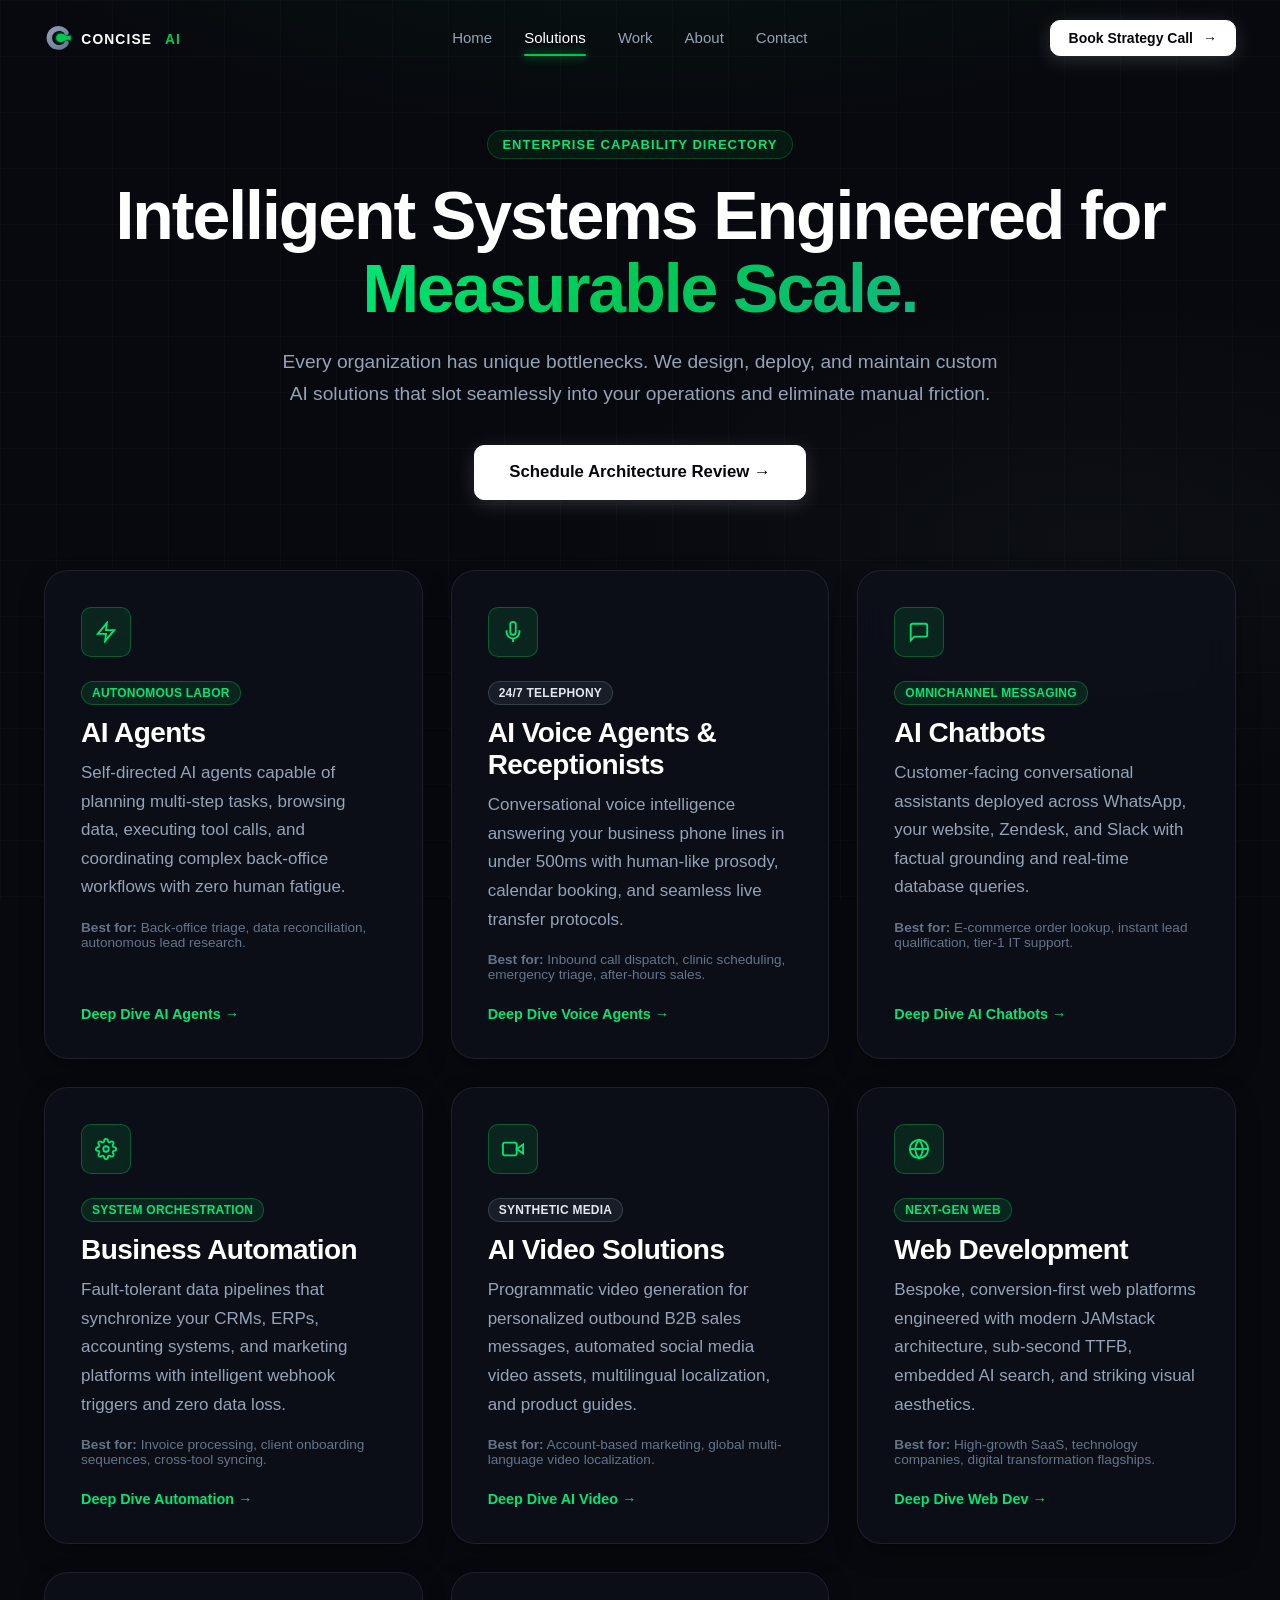
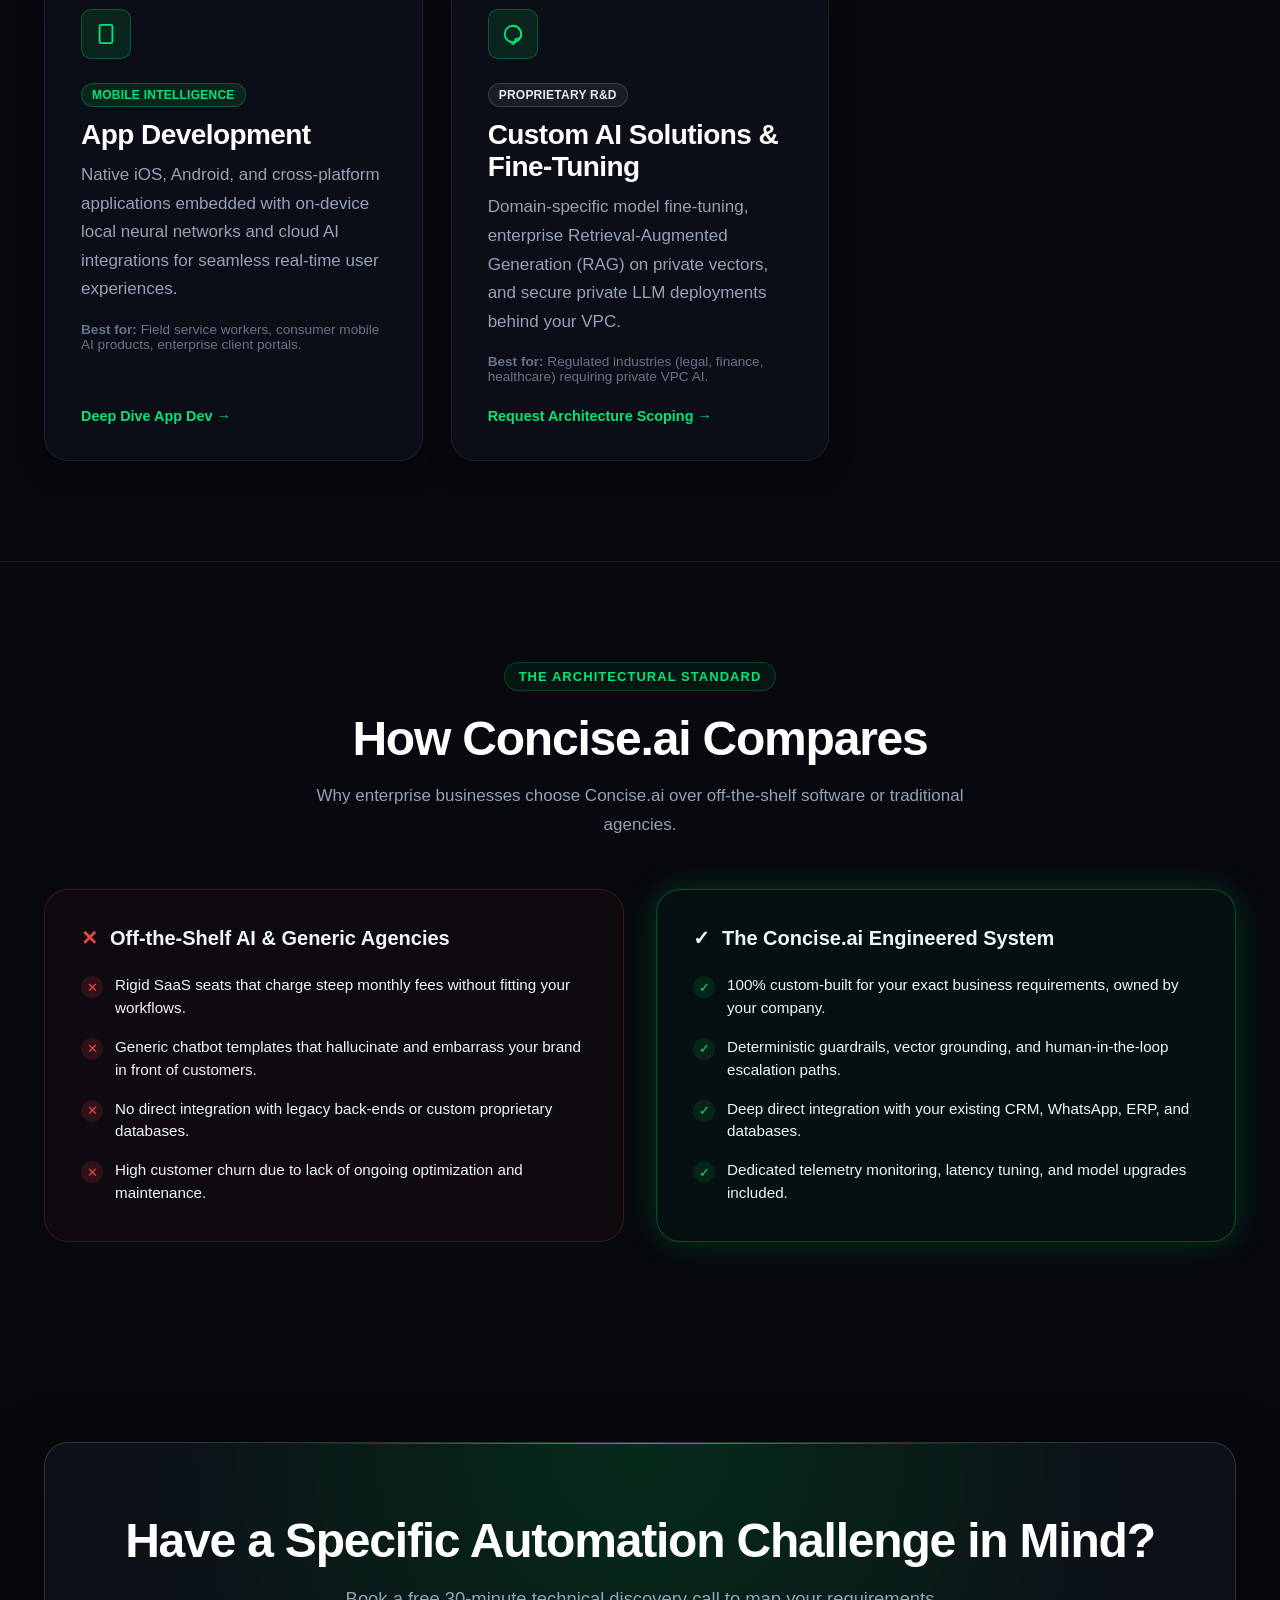
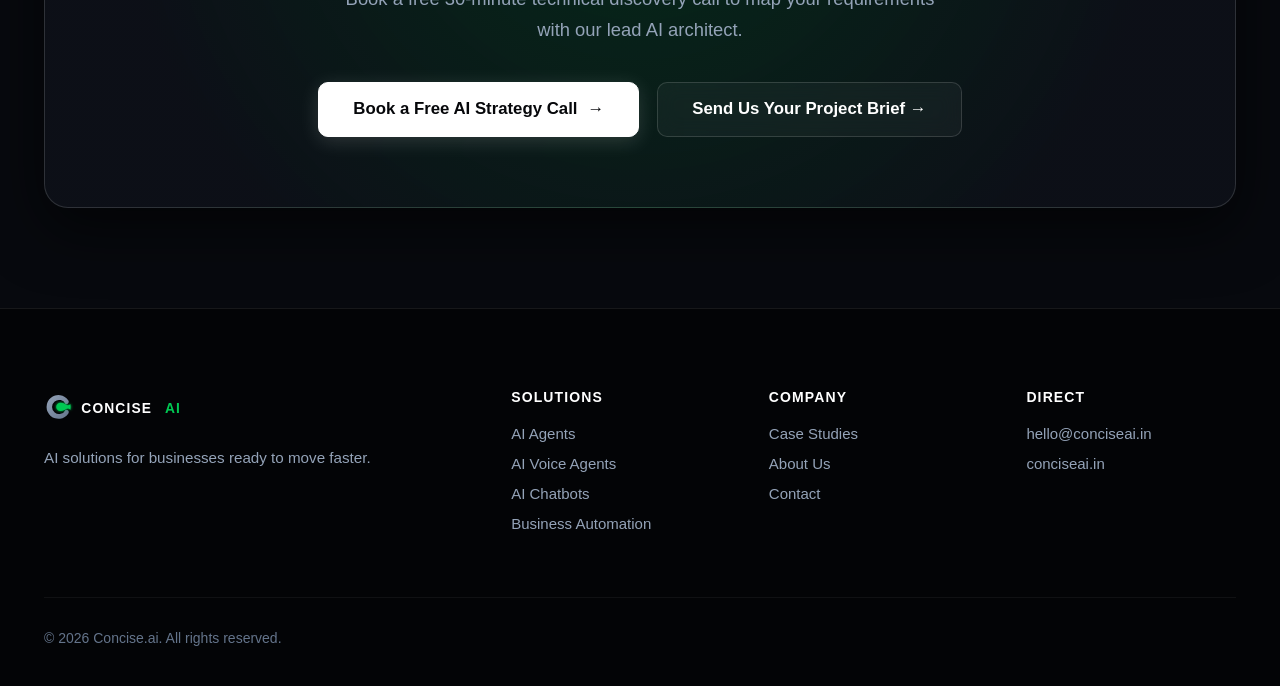
<file: solutions/index.html>
<!DOCTYPE html>
<html lang="en">
<head>
  <meta charset="UTF-8">
  <meta name="viewport" content="width=device-width, initial-scale=1.0">
  <title>AI Solutions Matrix — Concise.ai</title>
  <meta name="description" content="Explore Concise.ai's enterprise AI capabilities: Autonomous Agents, Voice Receptionists, Omnichannel Chatbots, Business Automation, Video Generation, and Custom Digital Products.">
  <link rel="canonical" href="https://conciseai.in/solutions/">

  <!-- Open Graph -->
  <meta property="og:title" content="AI Solutions Matrix — Concise.ai">
  <meta property="og:description" content="Turn AI into real business outcomes with bespoke agentic systems and operational automation.">
  <meta property="og:url" content="https://conciseai.in/solutions/">

  <link rel="icon" type="image/svg+xml" href="../assets/images/logo.svg">
  <link rel="stylesheet" href="../assets/css/main.css">
  <link rel="stylesheet" href="../assets/css/components.css">
  <link rel="stylesheet" href="../assets/css/pages.css">
</head>
<body>

  <!-- Site Navigation Header -->
  <header class="site-header">
    <div class="site-container header-inner">
      <a href="../" class="brand-link" aria-label="Concise.ai Home">
        <img src="../assets/images/logo.svg" alt="Concise.ai Logo" class="brand-logo" width="180" height="40">
      </a>

      <nav aria-label="Primary Navigation">
        <ul class="nav-links">
          <li class="nav-item"><a href="../" class="nav-link">Home</a></li>
          <li class="nav-item"><a href="../solutions/" class="nav-link active">Solutions</a></li>
          <li class="nav-item"><a href="../work/" class="nav-link">Work</a></li>
          <li class="nav-item"><a href="../about/" class="nav-link">About</a></li>
          <li class="nav-item"><a href="../contact/" class="nav-link">Contact</a></li>
        </ul>
      </nav>

      <div class="header-actions">
        <button class="btn btn-primary btn-sm" data-open-booking>
          Book Strategy Call <span class="btn-arrow">→</span>
        </button>
        <button class="mobile-toggle" aria-label="Toggle Mobile Menu">
          <svg width="24" height="24" viewBox="0 0 24 24" fill="none" stroke="currentColor" stroke-width="2">
            <line x1="3" y1="6" x2="21" y2="6"></line>
            <line x1="3" y1="12" x2="21" y2="12"></line>
            <line x1="3" y1="18" x2="21" y2="18"></line>
          </svg>
        </button>
      </div>
    </div>
  </header>

  <!-- Mobile Drawer Navigation -->
  <div class="drawer-backdrop"></div>
  <aside class="mobile-drawer" aria-label="Mobile Navigation Drawer">
    <div class="mobile-drawer-header">
      <img src="../assets/images/logo.svg" alt="Concise.ai" width="140">
      <button class="mobile-close-btn" aria-label="Close menu">&times;</button>
    </div>
    <ul class="mobile-nav-links">
      <li><a href="../" class="mobile-nav-link">Home</a></li>
      <li><a href="../solutions/" class="mobile-nav-link active">All Solutions</a></li>
      <li><a href="../ai-agents/" class="mobile-nav-link">AI Agents</a></li>
      <li><a href="../ai-voice-agents/" class="mobile-nav-link">AI Voice Agents</a></li>
      <li><a href="../ai-chatbots/" class="mobile-nav-link">AI Chatbots</a></li>
      <li><a href="../automation/" class="mobile-nav-link">Business Automation</a></li>
      <li><a href="../ai-video/" class="mobile-nav-link">AI Video Solutions</a></li>
      <li><a href="../web-development/" class="mobile-nav-link">Web Development</a></li>
      <li><a href="../app-development/" class="mobile-nav-link">App Development</a></li>
      <li><a href="../work/" class="mobile-nav-link">Work & Case Studies</a></li>
      <li><a href="../about/" class="mobile-nav-link">About Concise.ai</a></li>
      <li><a href="../contact/" class="mobile-nav-link">Contact & Booking</a></li>
    </ul>
    <div style="margin-top: auto; padding-top: 24px;">
      <button class="btn btn-primary" style="width: 100%;" data-open-booking>
        Book Strategy Call →
      </button>
    </div>
  </aside>

  <main>
    <section class="page-hero">
      <div class="site-container">
        <div class="eyebrow">Enterprise Capability Directory</div>
        <h1 class="page-hero-title">
          Intelligent Systems Engineered for <span class="text-gradient">Measurable Scale.</span>
        </h1>
        <p class="text-lead page-hero-desc">
          Every organization has unique bottlenecks. We design, deploy, and maintain custom AI solutions that slot seamlessly into your operations and eliminate manual friction.
        </p>
        <div style="display: flex; justify-content: center; gap: 16px;">
          <button class="btn btn-primary btn-lg" data-open-booking>
            Schedule Architecture Review →
          </button>
        </div>
      </div>
    </section>

    <!-- Comprehensive Solutions Grid -->
    <section class="section" style="padding-top: 0;">
      <div class="site-container">
        <div class="grid-3">
          <!-- Solution 1: AI Agents -->
          <div class="card-premium card-feature">
            <div class="card-icon-box"><svg viewBox="0 0 24 24"><path d="M13 2L3 14h9l-1 8 10-12h-9l1-8z"/></svg></div>
            <span class="badge badge-green" style="align-self: flex-start; margin-bottom: 12px;">Autonomous Labor</span>
            <h3>AI Agents</h3>
            <p style="margin-top: 10px;">
              Self-directed AI agents capable of planning multi-step tasks, browsing data, executing tool calls, and coordinating complex back-office workflows with zero human fatigue.
            </p>
            <div style="margin-top: 18px; font-size: 0.85rem; color: var(--text-muted);">
              <strong>Best for:</strong> Back-office triage, data reconciliation, autonomous lead research.
            </div>
            <a href="../ai-agents/" class="card-link-action">Deep Dive AI Agents →</a>
          </div>

          <!-- Solution 2: AI Voice Agents -->
          <div class="card-premium card-feature">
            <div class="card-icon-box"><svg viewBox="0 0 24 24"><path d="M12 1a3 3 0 0 0-3 3v8a3 3 0 0 0 6 0V4a3 3 0 0 0-3-3z"/><path d="M19 10v2a7 7 0 0 1-14 0v-2"/><line x1="12" y1="19" x2="12" y2="23"/></svg></div>
            <span class="badge badge-slate" style="align-self: flex-start; margin-bottom: 12px;">24/7 Telephony</span>
            <h3>AI Voice Agents & Receptionists</h3>
            <p style="margin-top: 10px;">
              Conversational voice intelligence answering your business phone lines in under 500ms with human-like prosody, calendar booking, and seamless live transfer protocols.
            </p>
            <div style="margin-top: 18px; font-size: 0.85rem; color: var(--text-muted);">
              <strong>Best for:</strong> Inbound call dispatch, clinic scheduling, emergency triage, after-hours sales.
            </div>
            <a href="../ai-voice-agents/" class="card-link-action">Deep Dive Voice Agents →</a>
          </div>

          <!-- Solution 3: AI Chatbots -->
          <div class="card-premium card-feature">
            <div class="card-icon-box"><svg viewBox="0 0 24 24"><path d="M21 15a2 2 0 0 1-2 2H7l-4 4V5a2 2 0 0 1 2-2h14a2 2 0 0 1 2 2z"/></svg></div>
            <span class="badge badge-green" style="align-self: flex-start; margin-bottom: 12px;">Omnichannel Messaging</span>
            <h3>AI Chatbots</h3>
            <p style="margin-top: 10px;">
              Customer-facing conversational assistants deployed across WhatsApp, your website, Zendesk, and Slack with factual grounding and real-time database queries.
            </p>
            <div style="margin-top: 18px; font-size: 0.85rem; color: var(--text-muted);">
              <strong>Best for:</strong> E-commerce order lookup, instant lead qualification, tier-1 IT support.
            </div>
            <a href="../ai-chatbots/" class="card-link-action">Deep Dive AI Chatbots →</a>
          </div>

          <!-- Solution 4: Business Automation -->
          <div class="card-premium card-feature">
            <div class="card-icon-box"><svg viewBox="0 0 24 24"><circle cx="12" cy="12" r="3"/><path d="M19.4 15a1.65 1.65 0 0 0 .33 1.82l.06.06a2 2 0 0 1 0 2.83 2 2 0 0 1-2.83 0l-.06-.06a1.65 1.65 0 0 0-1.82-.33 1.65 1.65 0 0 0-1 1.51V21a2 2 0 0 1-2 2 2 2 0 0 1-2-2v-.09A1.65 1.65 0 0 0 9 19.4a1.65 1.65 0 0 0-1.82.33l-.06.06a2 2 0 0 1-2.83 0 2 2 0 0 1 0-2.83l.06-.06a1.65 1.65 0 0 0 .33-1.82 1.65 1.65 0 0 0-1.51-1H3a2 2 0 0 1-2-2 2 2 0 0 1 2-2h.09A1.65 1.65 0 0 0 4.6 9a1.65 1.65 0 0 0-.33-1.82l-.06-.06a2 2 0 0 1 0-2.83 2 2 0 0 1 2.83 0l.06.06a1.65 1.65 0 0 0 1.82.33H9a1.65 1.65 0 0 0 1-1.51V3a2 2 0 0 1 2-2 2 2 0 0 1 2 2v.09a1.65 1.65 0 0 0 1 1.51 1.65 1.65 0 0 0 1.82-.33l.06-.06a2 2 0 0 1 2.83 0 2 2 0 0 1 0 2.83l-.06.06a1.65 1.65 0 0 0-.33 1.82V9a1.65 1.65 0 0 0 1.51 1H21a2 2 0 0 1 2 2 2 2 0 0 1-2 2h-.09a1.65 1.65 0 0 0-1.51 1z"/></svg></div>
            <span class="badge badge-green" style="align-self: flex-start; margin-bottom: 12px;">System Orchestration</span>
            <h3>Business Automation</h3>
            <p style="margin-top: 10px;">
              Fault-tolerant data pipelines that synchronize your CRMs, ERPs, accounting systems, and marketing platforms with intelligent webhook triggers and zero data loss.
            </p>
            <div style="margin-top: 18px; font-size: 0.85rem; color: var(--text-muted);">
              <strong>Best for:</strong> Invoice processing, client onboarding sequences, cross-tool syncing.
            </div>
            <a href="../automation/" class="card-link-action">Deep Dive Automation →</a>
          </div>

          <!-- Solution 5: AI Video Solutions -->
          <div class="card-premium card-feature">
            <div class="card-icon-box"><svg viewBox="0 0 24 24"><polygon points="23 7 16 12 23 17 23 7"/><rect x="1" y="5" width="15" height="14" rx="2" ry="2"/></svg></div>
            <span class="badge badge-slate" style="align-self: flex-start; margin-bottom: 12px;">Synthetic Media</span>
            <h3>AI Video Solutions</h3>
            <p style="margin-top: 10px;">
              Programmatic video generation for personalized outbound B2B sales messages, automated social media video assets, multilingual localization, and product guides.
            </p>
            <div style="margin-top: 18px; font-size: 0.85rem; color: var(--text-muted);">
              <strong>Best for:</strong> Account-based marketing, global multi-language video localization.
            </div>
            <a href="../ai-video/" class="card-link-action">Deep Dive AI Video →</a>
          </div>

          <!-- Solution 6: Web Development -->
          <div class="card-premium card-feature">
            <div class="card-icon-box"><svg viewBox="0 0 24 24"><circle cx="12" cy="12" r="10"/><line x1="2" y1="12" x2="22" y2="12"/><path d="M12 2a15.3 15.3 0 0 1 4 10 15.3 15.3 0 0 1-4 10 15.3 15.3 0 0 1-4-10 15.3 15.3 0 0 1 4-10z"/></svg></div>
            <span class="badge badge-green" style="align-self: flex-start; margin-bottom: 12px;">Next-Gen Web</span>
            <h3>Web Development</h3>
            <p style="margin-top: 10px;">
              Bespoke, conversion-first web platforms engineered with modern JAMstack architecture, sub-second TTFB, embedded AI search, and striking visual aesthetics.
            </p>
            <div style="margin-top: 18px; font-size: 0.85rem; color: var(--text-muted);">
              <strong>Best for:</strong> High-growth SaaS, technology companies, digital transformation flagships.
            </div>
            <a href="../web-development/" class="card-link-action">Deep Dive Web Dev →</a>
          </div>

          <!-- Solution 7: App Development -->
          <div class="card-premium card-feature">
            <div class="card-icon-box"><svg viewBox="0 0 24 24"><rect x="5" y="2" width="14" height="20" rx="2" ry="2"/><line x1="12" y1="18" x2="12.01" y2="18"/></svg></div>
            <span class="badge badge-green" style="align-self: flex-start; margin-bottom: 12px;">Mobile Intelligence</span>
            <h3>App Development</h3>
            <p style="margin-top: 10px;">
              Native iOS, Android, and cross-platform applications embedded with on-device local neural networks and cloud AI integrations for seamless real-time user experiences.
            </p>
            <div style="margin-top: 18px; font-size: 0.85rem; color: var(--text-muted);">
              <strong>Best for:</strong> Field service workers, consumer mobile AI products, enterprise client portals.
            </div>
            <a href="../app-development/" class="card-link-action">Deep Dive App Dev →</a>
          </div>

          <!-- Solution 8: Custom AI Solutions -->
          <div class="card-premium card-feature">
            <div class="card-icon-box"><svg viewBox="0 0 24 24"><circle cx="12" cy="12" r="9"/><path d="M12 3a9 9 0 0 1 9 9c0 3-1.5 5-4 5a3 3 0 0 0-3 3 4 4 0 0 1-4 4"/></svg></div>
            <span class="badge badge-slate" style="align-self: flex-start; margin-bottom: 12px;">Proprietary R&D</span>
            <h3>Custom AI Solutions & Fine-Tuning</h3>
            <p style="margin-top: 10px;">
              Domain-specific model fine-tuning, enterprise Retrieval-Augmented Generation (RAG) on private vectors, and secure private LLM deployments behind your VPC.
            </p>
            <div style="margin-top: 18px; font-size: 0.85rem; color: var(--text-muted);">
              <strong>Best for:</strong> Regulated industries (legal, finance, healthcare) requiring private VPC AI.
            </div>
            <a href="../contact/" class="card-link-action" data-open-booking>Request Architecture Scoping →</a>
          </div>
        </div>
      </div>
    </section>

    <!-- Capabilities Comparison Matrix -->
    <section class="section" style="background: rgba(9, 11, 19, 0.4); border-top: 1px solid var(--border-subtle);">
      <div class="site-container">
        <div style="text-align: center; max-width: 700px; margin: 0 auto 50px;">
          <div class="eyebrow">The Architectural Standard</div>
          <h2>How Concise.ai Compares</h2>
          <p style="margin-top: 16px;">
            Why enterprise businesses choose Concise.ai over off-the-shelf software or traditional agencies.
          </p>
        </div>

        <div class="comparison-grid">
          <div class="comparison-col bad">
            <div class="comparison-header">
              <span style="color: #ef4444;">✕</span> Off-the-Shelf AI & Generic Agencies
            </div>
            <ul class="comparison-list">
              <li class="comparison-item">
                <span class="comparison-icon">✕</span>
                <span>Rigid SaaS seats that charge steep monthly fees without fitting your workflows.</span>
              </li>
              <li class="comparison-item">
                <span class="comparison-icon">✕</span>
                <span>Generic chatbot templates that hallucinate and embarrass your brand in front of customers.</span>
              </li>
              <li class="comparison-item">
                <span class="comparison-icon">✕</span>
                <span>No direct integration with legacy back-ends or custom proprietary databases.</span>
              </li>
              <li class="comparison-item">
                <span class="comparison-icon">✕</span>
                <span>High customer churn due to lack of ongoing optimization and maintenance.</span>
              </li>
            </ul>
          </div>

          <div class="comparison-col good">
            <div class="comparison-header">
              <span style="color: var(--emerald);">✓</span> The Concise.ai Engineered System
            </div>
            <ul class="comparison-list">
              <li class="comparison-item">
                <span class="comparison-icon">✓</span>
                <span>100% custom-built for your exact business requirements, owned by your company.</span>
              </li>
              <li class="comparison-item">
                <span class="comparison-icon">✓</span>
                <span>Deterministic guardrails, vector grounding, and human-in-the-loop escalation paths.</span>
              </li>
              <li class="comparison-item">
                <span class="comparison-icon">✓</span>
                <span>Deep direct integration with your existing CRM, WhatsApp, ERP, and databases.</span>
              </li>
              <li class="comparison-item">
                <span class="comparison-icon">✓</span>
                <span>Dedicated telemetry monitoring, latency tuning, and model upgrades included.</span>
              </li>
            </ul>
          </div>
        </div>
      </div>
    </section>

    <!-- Final CTA -->
    <section class="section">
      <div class="site-container">
        <div class="cta-banner">
          <h2>Have a Specific Automation Challenge in Mind?</h2>
          <p>Book a free 30-minute technical discovery call to map your requirements with our lead AI architect.</p>
          <div class="cta-buttons">
            <button class="btn btn-primary btn-lg" data-open-booking>
              Book a Free AI Strategy Call <span class="btn-arrow">→</span>
            </button>
            <a href="../contact/" class="btn btn-secondary btn-lg">
              Send Us Your Project Brief →
            </a>
          </div>
        </div>
      </div>
    </section>
  </main>

  <footer class="site-footer">
    <div class="site-container">
      <div class="footer-top">
        <div class="footer-brand">
          <a href="../" aria-label="Concise.ai Home">
            <img src="../assets/images/logo.svg" alt="Concise.ai" class="brand-logo" width="160">
          </a>
          <p>AI solutions for businesses ready to move faster.</p>
        </div>
        <div class="footer-column">
          <h4>Solutions</h4>
          <ul class="footer-links">
            <li><a href="../ai-agents/" class="footer-link">AI Agents</a></li>
            <li><a href="../ai-voice-agents/" class="footer-link">AI Voice Agents</a></li>
            <li><a href="../ai-chatbots/" class="footer-link">AI Chatbots</a></li>
            <li><a href="../automation/" class="footer-link">Business Automation</a></li>
          </ul>
        </div>
        <div class="footer-column">
          <h4>Company</h4>
          <ul class="footer-links">
            <li><a href="../work/" class="footer-link">Case Studies</a></li>
            <li><a href="../about/" class="footer-link">About Us</a></li>
            <li><a href="../contact/" class="footer-link">Contact</a></li>
          </ul>
        </div>
        <div class="footer-column">
          <h4>Direct</h4>
          <ul class="footer-links">
            <li><a href="mailto:hello@conciseai.in" class="footer-link">hello@conciseai.in</a></li>
            <li><span class="footer-link">conciseai.in</span></li>
          </ul>
        </div>
      </div>
      <div class="footer-bottom">
        <div>© 2026 Concise.ai. All rights reserved.</div>
      </div>
    </div>
  </footer>

  <!-- Booking Modal -->
  <div id="bookingModal" class="modal-backdrop" role="dialog" aria-modal="true">
    <div class="modal-card">
      <div class="modal-header">
        <div>
          <span class="badge badge-green" style="margin-bottom: 6px;">Executive Consultation</span>
          <h3 style="font-size: 1.35rem;">Book a Free AI Strategy Call</h3>
        </div>
        <button class="modal-close-btn" aria-label="Close modal">&times;</button>
      </div>
      <div class="modal-body">
        <p style="font-size: 0.9rem; color: var(--text-secondary); margin-bottom: 18px;">
          Meet with a senior Concise.ai solutions architect to map your automation roadmap.
        </p>
        <form id="quickBookingForm">
          <div class="form-grid">
            <div class="form-group">
              <label class="form-label" for="bName">Your Name *</label>
              <input type="text" id="bName" class="form-input" required>
            </div>
            <div class="form-group">
              <label class="form-label" for="bEmail">Work Email *</label>
              <input type="email" id="bEmail" class="form-input" required>
            </div>
            <div class="form-group full-width">
              <label class="form-label" for="bComp">Company & Focus</label>
              <input type="text" id="bComp" class="form-input">
            </div>
          </div>
          <button type="submit" class="btn btn-primary" style="width: 100%; margin-top: 10px;">
            Confirm Strategy Call Slot →
          </button>
        </form>
      </div>
    </div>
  </div>

  <script src="../assets/js/main.js"></script>
</body>
</html>
</file>
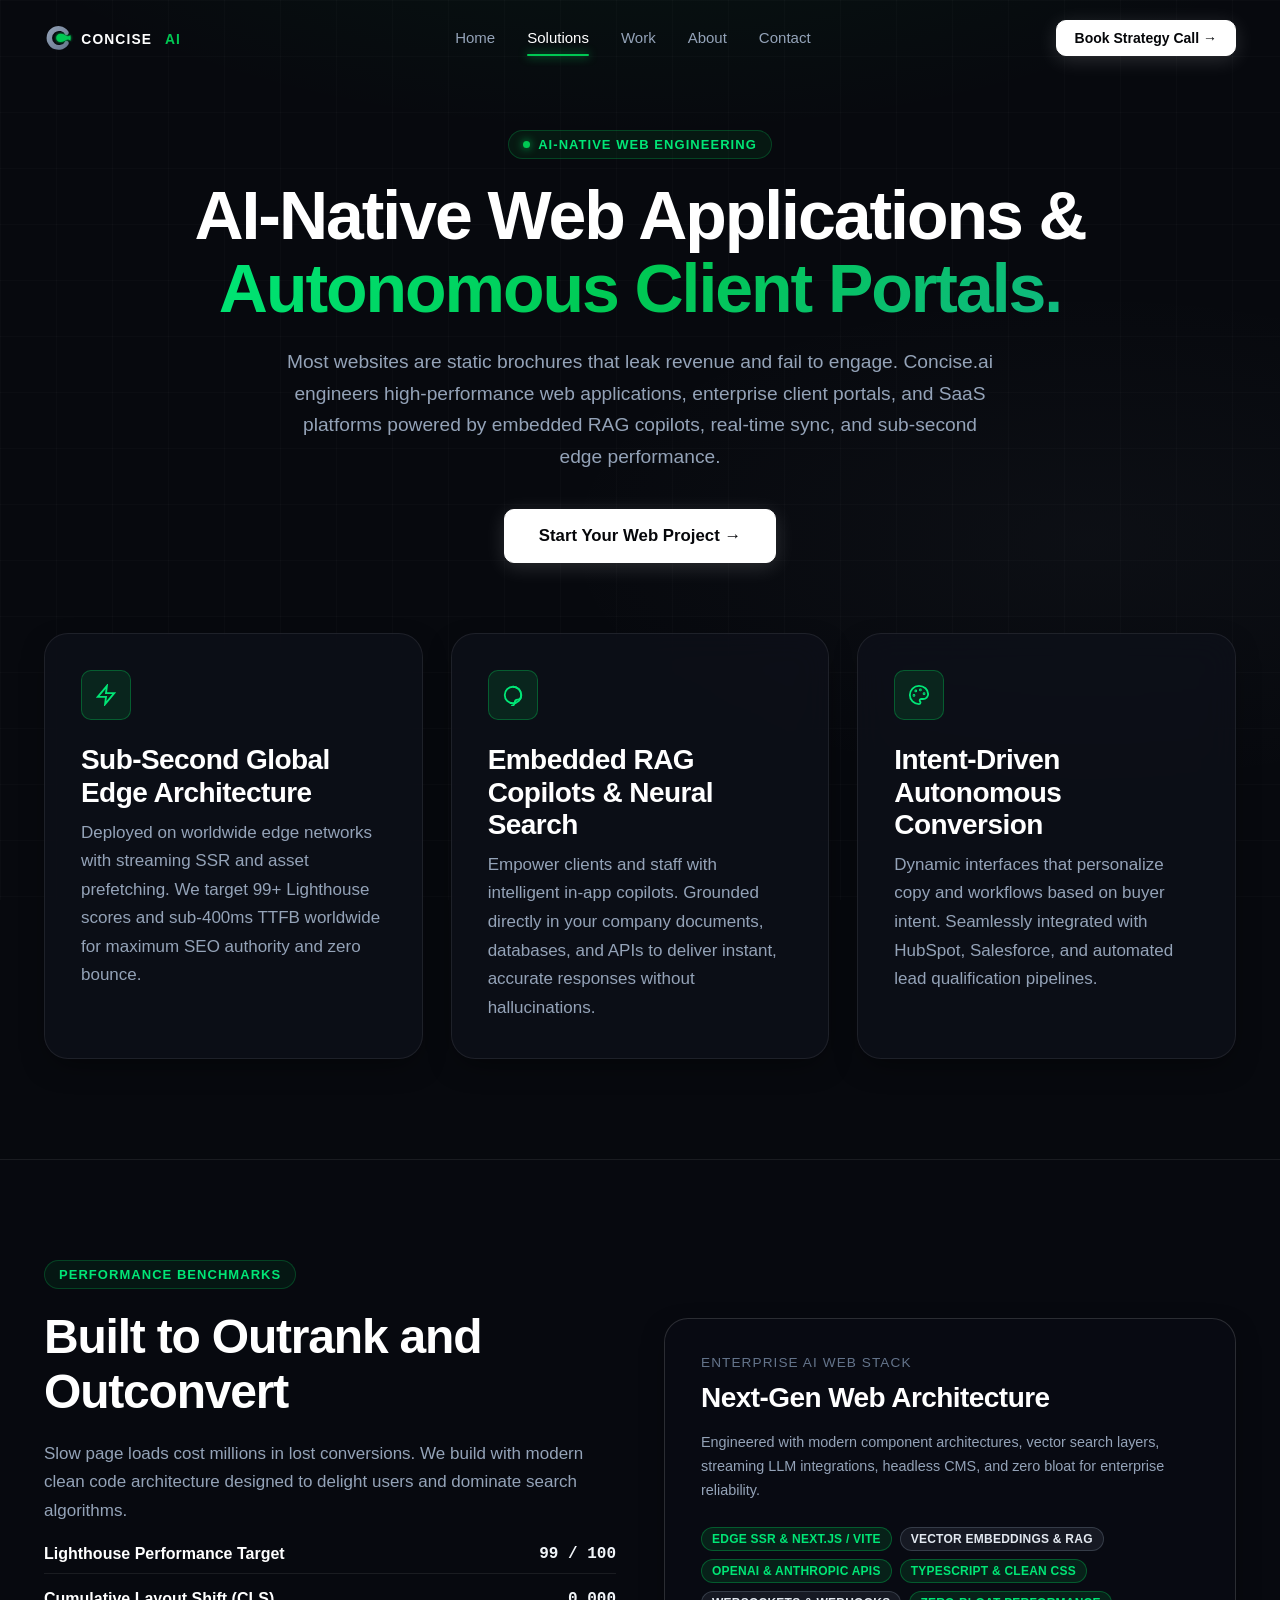
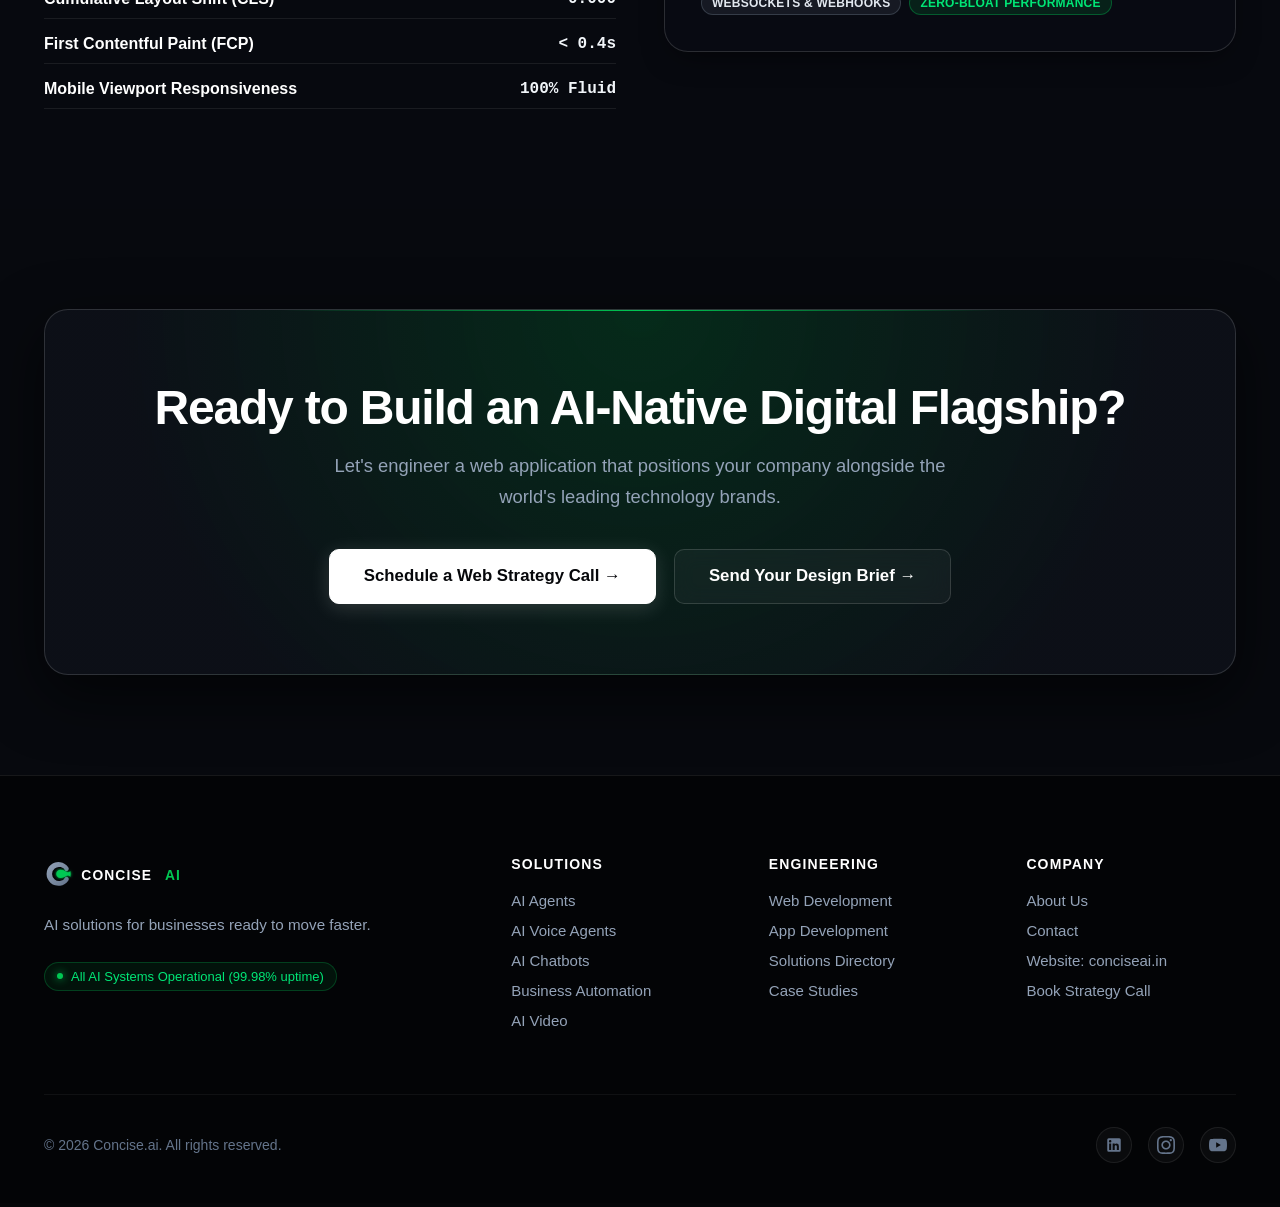
<file: web-development/index.html>
<!DOCTYPE html>
<html lang="en">
<head>
  <meta charset="UTF-8">
  <meta name="viewport" content="width=device-width, initial-scale=1.0">
  <title>AI-Native Web Applications & Autonomous Client Portals — Concise.ai</title>
  <meta name="description" content="Build high-performance web applications and autonomous client portals engineered with embedded AI intelligence, instant vector search, and sub-second edge performance.">
  <link rel="canonical" href="https://conciseai.in/web-development/">

  <link rel="icon" type="image/svg+xml" href="../assets/images/logo.svg">
  <link rel="stylesheet" href="../assets/css/main.css">
  <link rel="stylesheet" href="../assets/css/components.css">
  <link rel="stylesheet" href="../assets/css/pages.css">
</head>
<body>

  <header class="site-header">
    <div class="site-container header-inner">
      <a href="../" class="brand-link">
        <img src="../assets/images/logo.svg" alt="Concise.ai" class="brand-logo" width="180">
      </a>
      <nav aria-label="Primary Navigation">
        <ul class="nav-links">
          <li class="nav-item"><a href="../" class="nav-link">Home</a></li>
          <li class="nav-item"><a href="../solutions/" class="nav-link active">Solutions</a></li>
          <li class="nav-item"><a href="../work/" class="nav-link">Work</a></li>
          <li class="nav-item"><a href="../about/" class="nav-link">About</a></li>
          <li class="nav-item"><a href="../contact/" class="nav-link">Contact</a></li>
        </ul>
      </nav>
      <div class="header-actions">
        <button class="btn btn-primary btn-sm" data-open-booking>Book Strategy Call →</button>
        <button class="mobile-toggle" aria-label="Toggle Menu"><svg width="24" height="24" fill="none" stroke="currentColor"><line x1="3" y1="6" x2="21" y2="6"/><line x1="3" y1="12" x2="21" y2="12"/><line x1="3" y1="18" x2="21" y2="18"/></svg></button>
      </div>
    </div>
  </header>

  <div class="drawer-backdrop"></div>
  <aside class="mobile-drawer">
    <div class="mobile-drawer-header">
      <img src="../assets/images/logo.svg" alt="Concise.ai" width="140">
      <button class="mobile-close-btn">&times;</button>
    </div>
    <ul class="mobile-nav-links">
      <li><a href="../" class="mobile-nav-link">Home</a></li>
      <li><a href="../solutions/" class="mobile-nav-link">Solutions</a></li>
      <li><a href="../web-development/" class="mobile-nav-link active">Web Development</a></li>
      <li><a href="../app-development/" class="mobile-nav-link">App Development</a></li>
      <li><a href="../work/" class="mobile-nav-link">Work</a></li>
      <li><a href="../contact/" class="mobile-nav-link">Contact</a></li>
    </ul>
  </aside>

  <main>
    <section class="page-hero">
      <div class="site-container">
        <div class="eyebrow">
          <span class="pulse-dot"></span>
          AI-Native Web Engineering
        </div>
        <h1 class="page-hero-title">
          AI-Native Web Applications &amp; <span class="text-gradient">Autonomous Client Portals.</span>
        </h1>
        <p class="text-lead page-hero-desc">
          Most websites are static brochures that leak revenue and fail to engage. Concise.ai engineers high-performance web applications, enterprise client portals, and SaaS platforms powered by embedded RAG copilots, real-time sync, and sub-second edge performance.
        </p>
        <div style="display: flex; justify-content: center; gap: 16px;">
          <button class="btn btn-primary btn-lg" data-open-booking>
            Start Your Web Project →
          </button>
        </div>
      </div>
    </section>

    <!-- Core Web Architecture Pillars -->
    <section class="section" style="padding-top: 0;">
      <div class="site-container">
        <div class="grid-3">
          <div class="card-premium">
            <div class="card-icon-box"><svg viewBox="0 0 24 24"><path d="M13 2L3 14h9l-1 8 10-12h-9l1-8z"/></svg></div>
            <h3>Sub-Second Global Edge Architecture</h3>
            <p style="margin-top: 10px;">Deployed on worldwide edge networks with streaming SSR and asset prefetching. We target 99+ Lighthouse scores and sub-400ms TTFB worldwide for maximum SEO authority and zero bounce.</p>
          </div>

          <div class="card-premium">
            <div class="card-icon-box"><svg viewBox="0 0 24 24"><circle cx="12" cy="12" r="9"/><path d="M12 3a9 9 0 0 1 9 9c0 3-1.5 5-4 5a3 3 0 0 0-3 3 4 4 0 0 1-4 4"/></svg></div>
            <h3>Embedded RAG Copilots &amp; Neural Search</h3>
            <p style="margin-top: 10px;">Empower clients and staff with intelligent in-app copilots. Grounded directly in your company documents, databases, and APIs to deliver instant, accurate responses without hallucinations.</p>
          </div>

          <div class="card-premium">
            <div class="card-icon-box"><svg viewBox="0 0 24 24"><circle cx="13.5" cy="6.5" r=".5"/><circle cx="17.5" cy="10.5" r=".5"/><circle cx="8.5" cy="7.5" r=".5"/><circle cx="6.5" cy="12.5" r=".5"/><path d="M12 2C6.5 2 2 6.5 2 12s4.5 10 10 10c.926 0 1.648-.746 1.648-1.688 0-.437-.18-.835-.437-1.125-.29-.289-.438-.652-.438-1.125a1.64 1.64 0 0 1 1.668-1.668h1.996c3.051 0 5.555-2.503 5.555-5.554C21.965 6.012 17.461 2 12 2z"/></svg></div>
            <h3>Intent-Driven Autonomous Conversion</h3>
            <p style="margin-top: 10px;">Dynamic interfaces that personalize copy and workflows based on buyer intent. Seamlessly integrated with HubSpot, Salesforce, and automated lead qualification pipelines.</p>
          </div>
        </div>
      </div>
    </section>

    <!-- Engineering Specs & Comparison -->
    <section class="section" style="background: rgba(9, 11, 19, 0.4); border-top: 1px solid var(--border-subtle);">
      <div class="site-container">
        <div style="display: grid; grid-template-columns: 1fr 1fr; gap: 48px; align-items: center;">
          <div>
            <div class="eyebrow">Performance Benchmarks</div>
            <h2>Built to Outrank and Outconvert</h2>
            <p style="margin: 20px 0;">
              Slow page loads cost millions in lost conversions. We build with modern clean code architecture designed to delight users and dominate search algorithms.
            </p>
            <div style="display: flex; flex-direction: column; gap: 16px;">
              <div style="display: flex; justify-content: space-between; border-bottom: 1px solid var(--border-subtle); padding-bottom: 10px;">
                <span style="color: var(--text-white); font-weight: 600;">Lighthouse Performance Target</span>
                <span style="color: var(--emerald); font-family: var(--font-mono); font-weight: 700;">99 / 100</span>
              </div>
              <div style="display: flex; justify-content: space-between; border-bottom: 1px solid var(--border-subtle); padding-bottom: 10px;">
                <span style="color: var(--text-white); font-weight: 600;">Cumulative Layout Shift (CLS)</span>
                <span style="color: var(--emerald); font-family: var(--font-mono); font-weight: 700;">0.000</span>
              </div>
              <div style="display: flex; justify-content: space-between; border-bottom: 1px solid var(--border-subtle); padding-bottom: 10px;">
                <span style="color: var(--text-white); font-weight: 600;">First Contentful Paint (FCP)</span>
                <span style="color: var(--emerald); font-family: var(--font-mono); font-weight: 700;">&lt; 0.4s</span>
              </div>
              <div style="display: flex; justify-content: space-between; border-bottom: 1px solid var(--border-subtle); padding-bottom: 10px;">
                <span style="color: var(--text-white); font-weight: 600;">Mobile Viewport Responsiveness</span>
                <span style="color: var(--cyan); font-family: var(--font-mono); font-weight: 700;">100% Fluid</span>
              </div>
            </div>
          </div>

          <div class="card-premium" style="background: #080a12; border: 1px solid var(--border-medium); padding: 36px;">
            <div style="font-size: 0.85rem; text-transform: uppercase; letter-spacing: 0.08em; color: var(--text-muted); margin-bottom: 12px;">
              Enterprise AI Web Stack
            </div>
            <h3 style="margin-bottom: 16px;">Next-Gen Web Architecture</h3>
            <p style="font-size: 0.9rem; color: var(--text-secondary); margin-bottom: 24px;">
              Engineered with modern component architectures, vector search layers, streaming LLM integrations, headless CMS, and zero bloat for enterprise reliability.
            </p>
            <div style="display: flex; flex-wrap: wrap; gap: 8px;">
              <span class="badge badge-green">Edge SSR &amp; Next.js / Vite</span>
              <span class="badge badge-slate">Vector Embeddings &amp; RAG</span>
              <span class="badge badge-green">OpenAI &amp; Anthropic APIs</span>
              <span class="badge badge-green">TypeScript &amp; Clean CSS</span>
              <span class="badge badge-slate">WebSockets &amp; Webhooks</span>
              <span class="badge badge-green">Zero-Bloat Performance</span>
            </div>
          </div>
        </div>
      </div>
    </section>

    <!-- Final CTA -->
    <section class="section">
      <div class="site-container">
        <div class="cta-banner">
          <h2>Ready to Build an AI-Native Digital Flagship?</h2>
          <p>Let's engineer a web application that positions your company alongside the world's leading technology brands.</p>
          <div class="cta-buttons">
            <button class="btn btn-primary btn-lg" data-open-booking>
              Schedule a Web Strategy Call →
            </button>
            <a href="../contact/" class="btn btn-secondary btn-lg">
              Send Your Design Brief →
            </a>
          </div>
        </div>
      </div>
    </section>
  </main>

    <!-- Site Footer -->
  <footer class="site-footer">
    <div class="site-container">
      <div class="footer-top">
        <div class="footer-brand">
          <a href="../" aria-label="Concise.ai Home">
            <img src="../assets/images/logo.svg" alt="Concise.ai" class="brand-logo" width="160">
          </a>
          <p>AI solutions for businesses ready to move faster.</p>
          <div class="footer-status-badge">
            <span class="live-dot"></span>
            All AI Systems Operational (99.98% uptime)
          </div>
        </div>

        <div class="footer-column">
          <h4>Solutions</h4>
          <ul class="footer-links">
            <li><a href="../ai-agents/" class="footer-link">AI Agents</a></li>
            <li><a href="../ai-voice-agents/" class="footer-link">AI Voice Agents</a></li>
            <li><a href="../ai-chatbots/" class="footer-link">AI Chatbots</a></li>
            <li><a href="../automation/" class="footer-link">Business Automation</a></li>
            <li><a href="../ai-video/" class="footer-link">AI Video</a></li>
          </ul>
        </div>

        <div class="footer-column">
          <h4>Engineering</h4>
          <ul class="footer-links">
            <li><a href="../web-development/" class="footer-link">Web Development</a></li>
            <li><a href="../app-development/" class="footer-link">App Development</a></li>
            <li><a href="../solutions/" class="footer-link">Solutions Directory</a></li>
            <li><a href="../work/" class="footer-link">Case Studies</a></li>
          </ul>
        </div>

        <div class="footer-column">
          <h4>Company</h4>
          <ul class="footer-links">
            <li><a href="../about/" class="footer-link">About Us</a></li>
            <li><a href="../contact/" class="footer-link">Contact</a></li>
            <li><a href="https://conciseai.in" class="footer-link">Website: conciseai.in</a></li>
            <li><a href="../contact/" class="footer-link" data-open-booking>Book Strategy Call</a></li>
          </ul>
        </div>
      </div>

      <div class="footer-bottom">
        <div>&copy; 2026 Concise.ai. All rights reserved.</div>
        <div class="footer-socials">
          <a href="https://linkedin.com" target="_blank" rel="noopener noreferrer" class="social-icon-link" aria-label="LinkedIn">
            <svg width="18" height="18" fill="currentColor" viewBox="0 0 24 24"><path d="M19 3a2 2 0 0 1 2 2v14a2 2 0 0 1-2 2H5a2 2 0 0 1-2-2V5a2 2 0 0 1 2-2h14m-.5 15.5v-5.3a3.26 3.26 0 0 0-3.26-3.26c-.85 0-1.84.52-2.28 1.3v-1.11h-2.79v8.37h2.79v-4.93c0-.77.62-1.4 1.39-1.4a1.4 1.4 0 0 1 1.4 1.4v4.93h2.75M6.88 8.56a1.68 1.68 0 0 0 1.68-1.68c0-.93-.75-1.69-1.68-1.69a1.69 1.69 0 0 0-1.69 1.69c0 .93.76 1.68 1.69 1.68m1.39 9.94v-8.37H5.5v8.37h2.77z"/></svg>
          </a>
          <a href="https://instagram.com" target="_blank" rel="noopener noreferrer" class="social-icon-link" aria-label="Instagram">
            <svg width="18" height="18" fill="currentColor" viewBox="0 0 24 24"><path d="M12 2.163c3.204 0 3.584.012 4.85.07 3.252.148 4.771 1.691 4.919 4.919.058 1.265.069 1.645.069 4.849 0 3.205-.012 3.584-.069 4.849-.149 3.225-1.664 4.771-4.919 4.919-1.266.058-1.644.07-4.85.07-3.204 0-3.584-.012-4.849-.07-3.26-.149-4.771-1.699-4.919-4.92-.058-1.265-.07-1.644-.07-4.849 0-3.204.013-3.583.07-4.849.149-3.227 1.664-4.771 4.919-4.919 1.266-.057 1.645-.069 4.849-.069zm0-2.163c-3.259 0-3.667.014-4.947.072-4.358.2-6.78 2.618-6.98 6.98-.059 1.281-.073 1.689-.073 4.948 0 3.259.014 3.668.072 4.948.2 4.358 2.618 6.78 6.98 6.98 1.281.058 1.689.072 4.948.072 3.259 0 3.668-.014 4.948-.072 4.354-.2 6.782-2.618 6.979-6.98.059-1.28.073-1.689.073-4.948 0-3.259-.014-3.667-.072-4.947-.196-4.354-2.617-6.78-6.979-6.98-1.281-.059-1.69-.073-4.949-.073zm0 5.838c-3.403 0-6.162 2.759-6.162 6.162s2.759 6.163 6.162 6.163 6.162-2.759 6.162-6.163c0-3.403-2.759-6.162-6.162-6.162zm0 10.162c-2.209 0-4-1.79-4-4 0-2.209 1.791-4 4-4s4 1.791 4 4c0 2.21-1.791 4-4 4zm6.406-11.845c-.796 0-1.441.645-1.441 1.44s.645 1.44 1.441 1.44c.795 0 1.439-.645 1.439-1.44s-.644-1.44-1.439-1.44z"/></svg>
          </a>
          <a href="https://youtube.com" target="_blank" rel="noopener noreferrer" class="social-icon-link" aria-label="YouTube">
            <svg width="18" height="18" fill="currentColor" viewBox="0 0 24 24"><path d="M23.498 6.186a3.016 3.016 0 0 0-2.122-2.136C19.505 3.545 12 3.545 12 3.545s-7.505 0-9.377.505A3.017 3.017 0 0 0 .502 6.186C0 8.07 0 12 0 12s0 3.93.502 5.814a3.016 3.016 0 0 0 2.122 2.136c1.871.505 9.376.505 9.376.505s7.505 0 9.377-.505a3.015 3.015 0 0 0 2.122-2.136C24 15.93 24 12 24 12s0-3.93-.502-5.814zM9.545 15.568V8.432L15.818 12l-6.273 3.568z"/></svg>
          </a>
        </div>
      </div>
    </div>
  </footer>

  <div id="bookingModal" class="modal-backdrop" role="dialog">
    <div class="modal-card">
      <div class="modal-header">
        <h3 style="font-size: 1.35rem;">Schedule Web Scoping Call</h3>
        <button class="modal-close-btn">&times;</button>
      </div>
      <div class="modal-body">
        <form id="quickBookingForm">
          <div class="form-grid">
            <div class="form-group">
              <label class="form-label" for="bName">Your Name *</label>
              <input type="text" id="bName" class="form-input" required>
            </div>
            <div class="form-group">
              <label class="form-label" for="bEmail">Work Email *</label>
              <input type="email" id="bEmail" class="form-input" required>
            </div>
          </div>
          <button type="submit" class="btn btn-primary" style="width: 100%; margin-top: 10px;">Reserve Strategy Session →</button>
        </form>
      </div>
    </div>
  </div>

  <script src="../assets/js/main.js"></script>
</body>
</html>
</file>
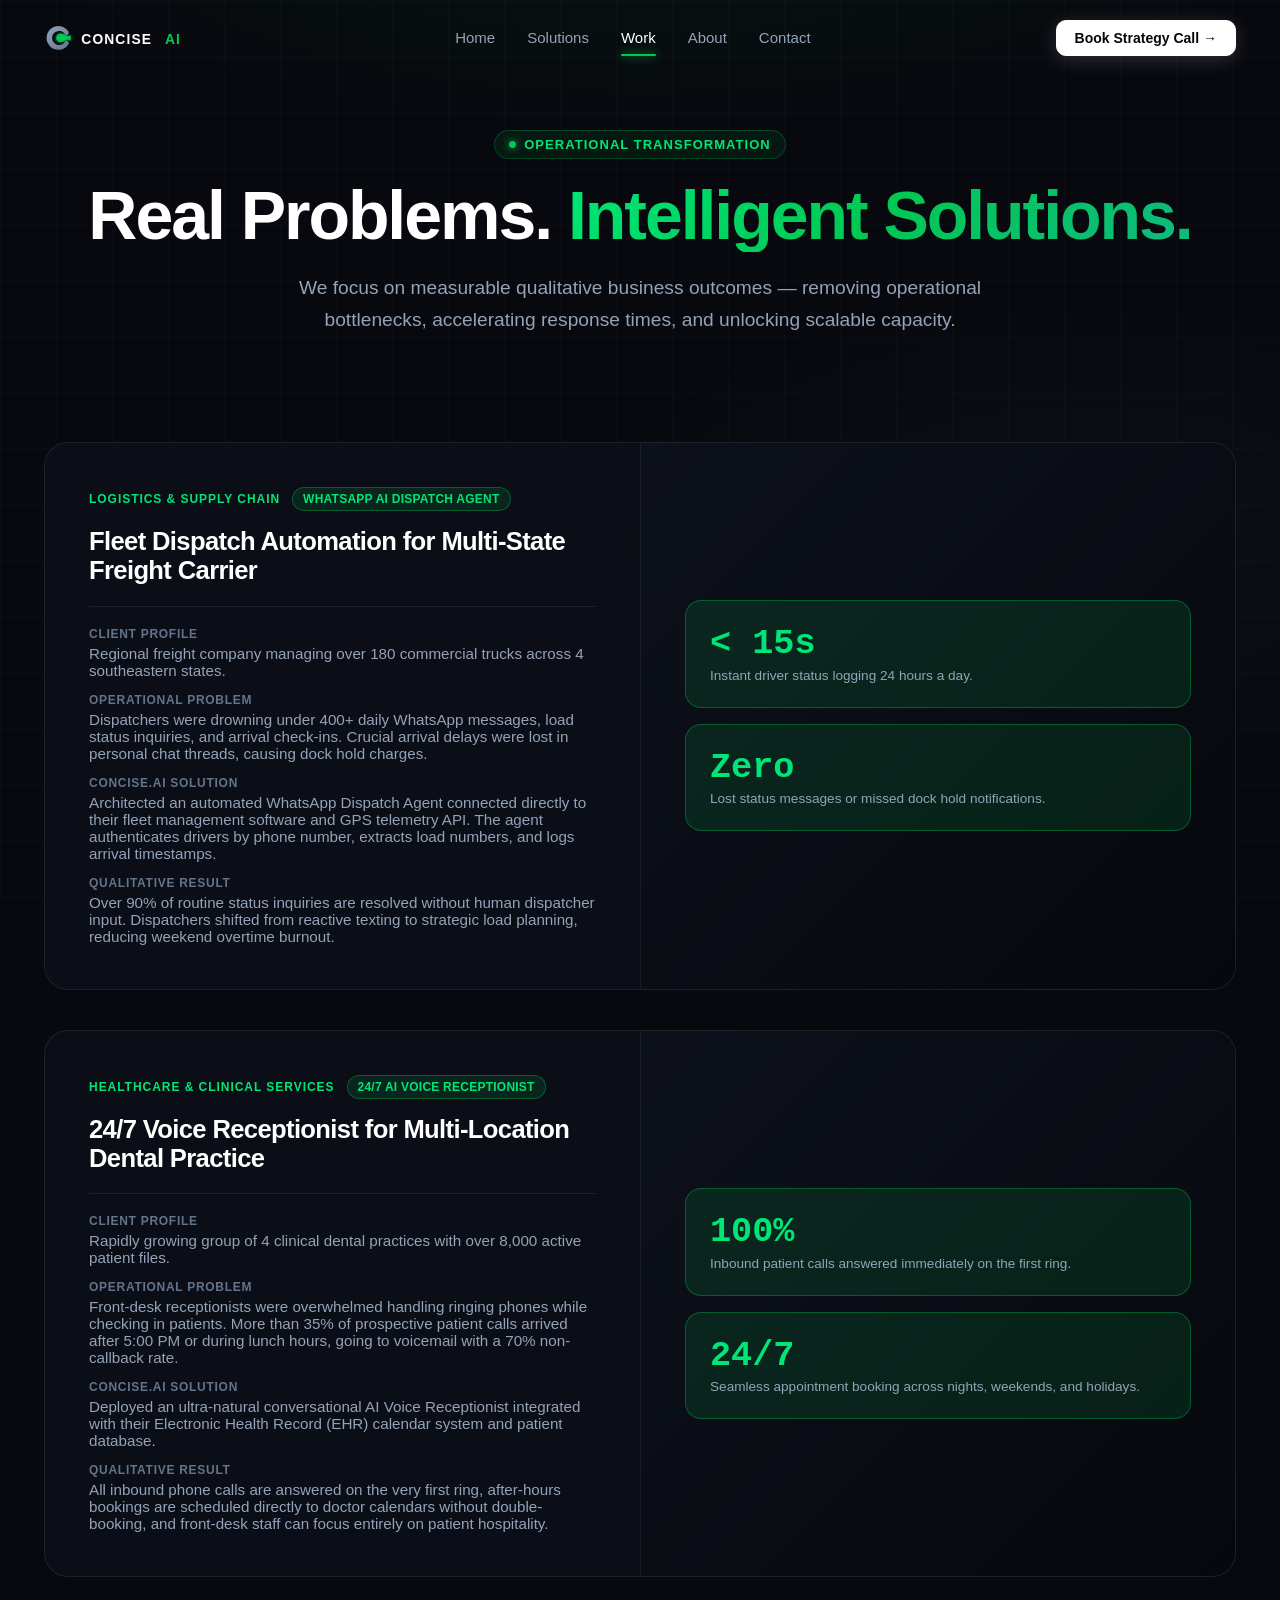
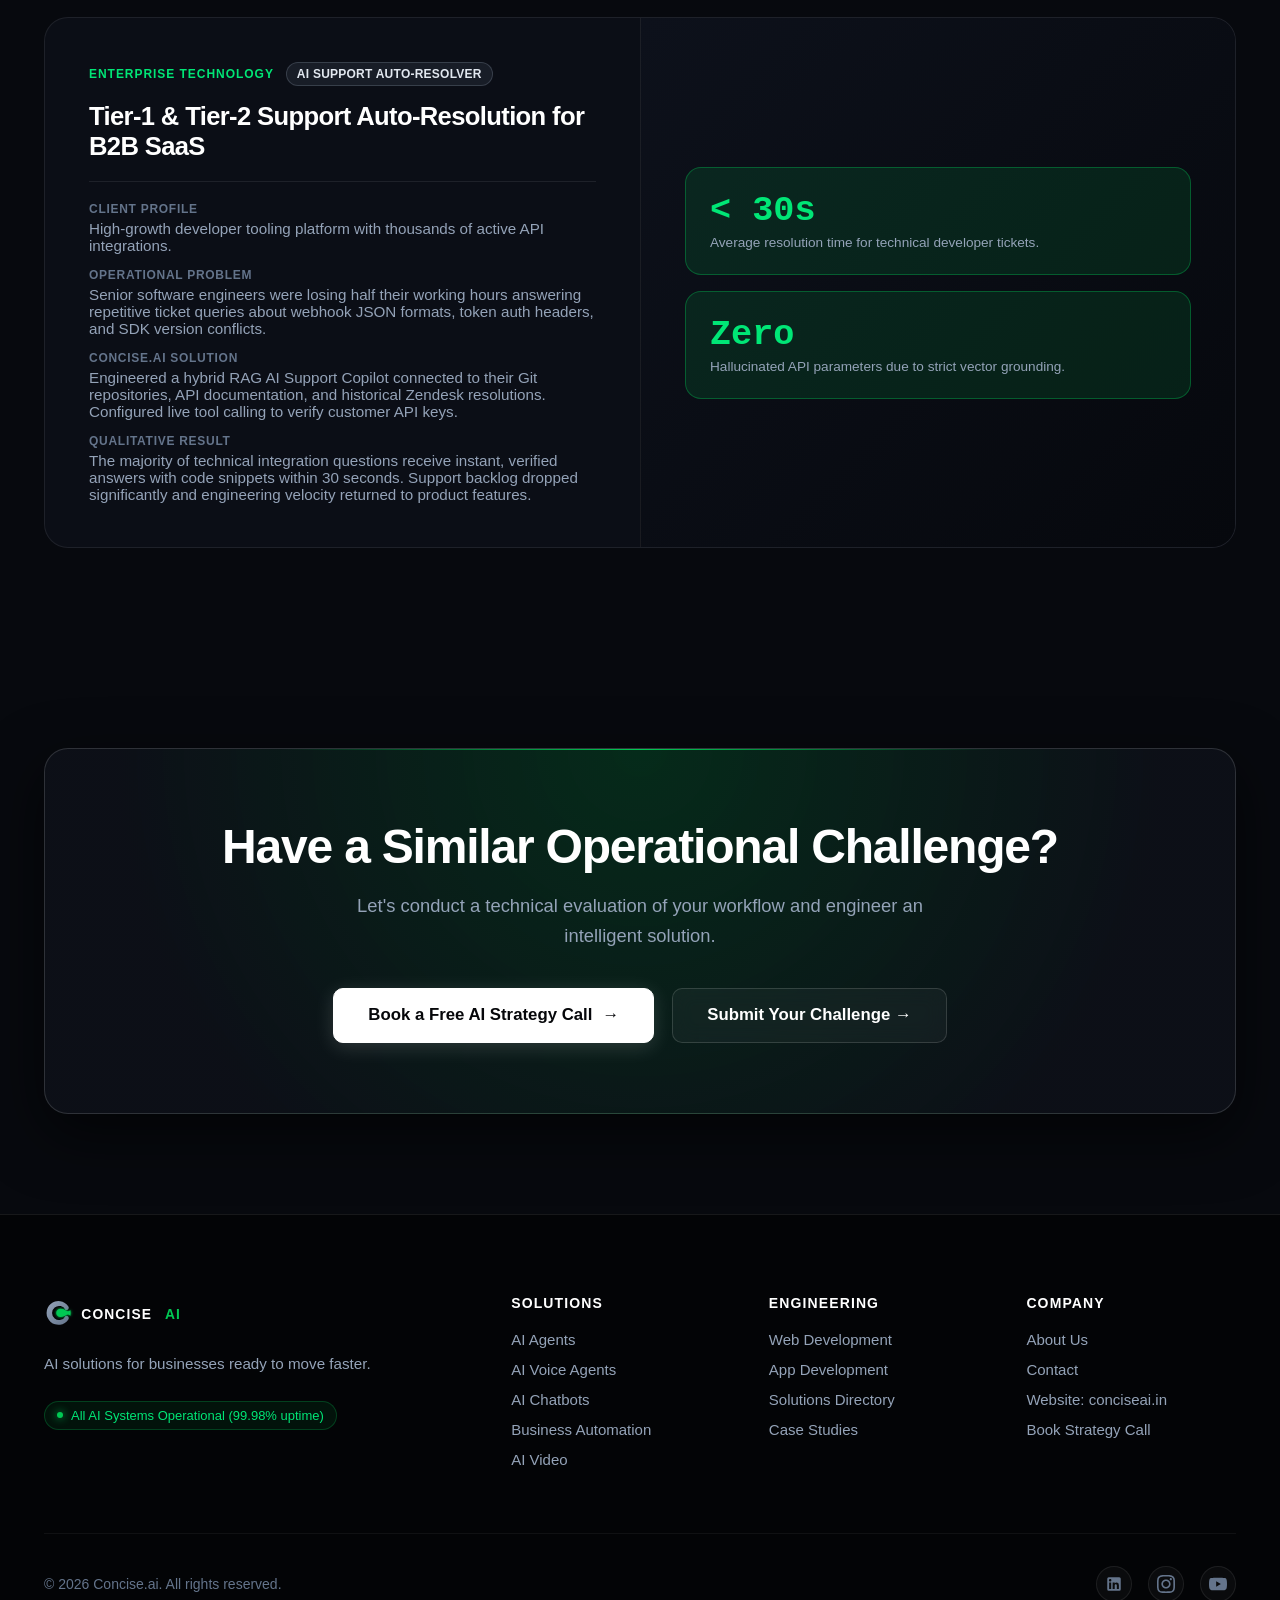
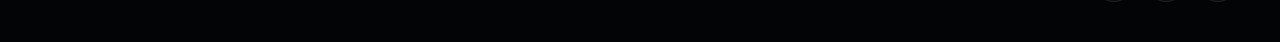
<file: work/index.html>
<!DOCTYPE html>
<html lang="en">
<head>
  <meta charset="UTF-8">
  <meta name="viewport" content="width=device-width, initial-scale=1.0">
  <title>Case Studies & Work — Concise.ai</title>
  <meta name="description" content="Explore real enterprise problems and intelligent AI solutions delivered by Concise.ai across logistics, healthcare, SaaS, and high-value commerce.">
  <link rel="canonical" href="https://conciseai.in/work/">

  <link rel="icon" type="image/svg+xml" href="../assets/images/logo.svg">
  <link rel="stylesheet" href="../assets/css/main.css">
  <link rel="stylesheet" href="../assets/css/components.css">
  <link rel="stylesheet" href="../assets/css/pages.css">
</head>
<body>

  <header class="site-header">
    <div class="site-container header-inner">
      <a href="../" class="brand-link">
        <img src="../assets/images/logo.svg" alt="Concise.ai" class="brand-logo" width="180">
      </a>
      <nav aria-label="Primary Navigation">
        <ul class="nav-links">
          <li class="nav-item"><a href="../" class="nav-link">Home</a></li>
          <li class="nav-item"><a href="../solutions/" class="nav-link">Solutions</a></li>
          <li class="nav-item"><a href="../work/" class="nav-link active">Work</a></li>
          <li class="nav-item"><a href="../about/" class="nav-link">About</a></li>
          <li class="nav-item"><a href="../contact/" class="nav-link">Contact</a></li>
        </ul>
      </nav>
      <div class="header-actions">
        <button class="btn btn-primary btn-sm" data-open-booking>Book Strategy Call →</button>
        <button class="mobile-toggle" aria-label="Toggle Menu"><svg width="24" height="24" fill="none" stroke="currentColor"><line x1="3" y1="6" x2="21" y2="6"/><line x1="3" y1="12" x2="21" y2="12"/><line x1="3" y1="18" x2="21" y2="18"/></svg></button>
      </div>
    </div>
  </header>

  <div class="drawer-backdrop"></div>
  <aside class="mobile-drawer">
    <div class="mobile-drawer-header">
      <img src="../assets/images/logo.svg" alt="Concise.ai" width="140">
      <button class="mobile-close-btn">&times;</button>
    </div>
    <ul class="mobile-nav-links">
      <li><a href="../" class="mobile-nav-link">Home</a></li>
      <li><a href="../solutions/" class="mobile-nav-link">Solutions</a></li>
      <li><a href="../work/" class="mobile-nav-link active">Work & Case Studies</a></li>
      <li><a href="../about/" class="mobile-nav-link">About</a></li>
      <li><a href="../contact/" class="mobile-nav-link">Contact</a></li>
    </ul>
  </aside>

  <main>
    <section class="page-hero">
      <div class="site-container">
        <div class="eyebrow">
          <span class="pulse-dot"></span>
          Operational Transformation
        </div>
        <h1 class="page-hero-title">
          Real Problems. <span class="text-gradient">Intelligent Solutions.</span>
        </h1>
        <p class="text-lead page-hero-desc">
          We focus on measurable qualitative business outcomes — removing operational bottlenecks, accelerating response times, and unlocking scalable capacity.
        </p>
      </div>
    </section>

    <!-- Case Studies Portfolio -->
    <section class="section" style="padding-top: 0;">
      <div class="site-container">
        <div style="display: flex; flex-direction: column; gap: 40px;">

          <!-- Case Study 1: Logistics -->
          <article class="case-card">
            <div class="case-content">
              <div>
                <div class="case-meta">
                  <span class="case-category">Logistics & Supply Chain</span>
                  <span class="badge badge-green">WhatsApp AI Dispatch Agent</span>
                </div>
                <h2 style="font-size: 1.6rem; margin-bottom: 16px;">Fleet Dispatch Automation for Multi-State Freight Carrier</h2>
                <div class="case-story-block">
                  <div class="case-story-row">
                    <span class="case-story-label">Client Profile</span>
                    <span class="case-story-value">Regional freight company managing over 180 commercial trucks across 4 southeastern states.</span>
                  </div>
                  <div class="case-story-row">
                    <span class="case-story-label">Operational Problem</span>
                    <span class="case-story-value">Dispatchers were drowning under 400+ daily WhatsApp messages, load status inquiries, and arrival check-ins. Crucial arrival delays were lost in personal chat threads, causing dock hold charges.</span>
                  </div>
                  <div class="case-story-row">
                    <span class="case-story-label">Concise.ai Solution</span>
                    <span class="case-story-value">Architected an automated WhatsApp Dispatch Agent connected directly to their fleet management software and GPS telemetry API. The agent authenticates drivers by phone number, extracts load numbers, and logs arrival timestamps.</span>
                  </div>
                  <div class="case-story-row">
                    <span class="case-story-label">Qualitative Result</span>
                    <span class="case-story-value">Over 90% of routine status inquiries are resolved without human dispatcher input. Dispatchers shifted from reactive texting to strategic load planning, reducing weekend overtime burnout.</span>
                  </div>
                </div>
              </div>
            </div>
            <div class="case-visual">
              <div class="case-stat-badge">
                <div class="case-stat-number">&lt; 15s</div>
                <div class="case-stat-desc">Instant driver status logging 24 hours a day.</div>
              </div>
              <div class="case-stat-badge" style="margin-bottom: 0;">
                <div class="case-stat-number">Zero</div>
                <div class="case-stat-desc">Lost status messages or missed dock hold notifications.</div>
              </div>
            </div>
          </article>

          <!-- Case Study 2: Healthcare -->
          <article class="case-card">
            <div class="case-content">
              <div>
                <div class="case-meta">
                  <span class="case-category">Healthcare & Clinical Services</span>
                  <span class="badge badge-green">24/7 AI Voice Receptionist</span>
                </div>
                <h2 style="font-size: 1.6rem; margin-bottom: 16px;">24/7 Voice Receptionist for Multi-Location Dental Practice</h2>
                <div class="case-story-block">
                  <div class="case-story-row">
                    <span class="case-story-label">Client Profile</span>
                    <span class="case-story-value">Rapidly growing group of 4 clinical dental practices with over 8,000 active patient files.</span>
                  </div>
                  <div class="case-story-row">
                    <span class="case-story-label">Operational Problem</span>
                    <span class="case-story-value">Front-desk receptionists were overwhelmed handling ringing phones while checking in patients. More than 35% of prospective patient calls arrived after 5:00 PM or during lunch hours, going to voicemail with a 70% non-callback rate.</span>
                  </div>
                  <div class="case-story-row">
                    <span class="case-story-label">Concise.ai Solution</span>
                    <span class="case-story-value">Deployed an ultra-natural conversational AI Voice Receptionist integrated with their Electronic Health Record (EHR) calendar system and patient database.</span>
                  </div>
                  <div class="case-story-row">
                    <span class="case-story-label">Qualitative Result</span>
                    <span class="case-story-value">All inbound phone calls are answered on the very first ring, after-hours bookings are scheduled directly to doctor calendars without double-booking, and front-desk staff can focus entirely on patient hospitality.</span>
                  </div>
                </div>
              </div>
            </div>
            <div class="case-visual">
              <div class="case-stat-badge">
                <div class="case-stat-number">100%</div>
                <div class="case-stat-desc">Inbound patient calls answered immediately on the first ring.</div>
              </div>
              <div class="case-stat-badge" style="margin-bottom: 0;">
                <div class="case-stat-number">24/7</div>
                <div class="case-stat-desc">Seamless appointment booking across nights, weekends, and holidays.</div>
              </div>
            </div>
          </article>

          <!-- Case Study 3: B2B Enterprise SaaS -->
          <article class="case-card">
            <div class="case-content">
              <div>
                <div class="case-meta">
                  <span class="case-category">Enterprise Technology</span>
                  <span class="badge badge-slate">AI Support Auto-Resolver</span>
                </div>
                <h2 style="font-size: 1.6rem; margin-bottom: 16px;">Tier-1 & Tier-2 Support Auto-Resolution for B2B SaaS</h2>
                <div class="case-story-block">
                  <div class="case-story-row">
                    <span class="case-story-label">Client Profile</span>
                    <span class="case-story-value">High-growth developer tooling platform with thousands of active API integrations.</span>
                  </div>
                  <div class="case-story-row">
                    <span class="case-story-label">Operational Problem</span>
                    <span class="case-story-value">Senior software engineers were losing half their working hours answering repetitive ticket queries about webhook JSON formats, token auth headers, and SDK version conflicts.</span>
                  </div>
                  <div class="case-story-row">
                    <span class="case-story-label">Concise.ai Solution</span>
                    <span class="case-story-value">Engineered a hybrid RAG AI Support Copilot connected to their Git repositories, API documentation, and historical Zendesk resolutions. Configured live tool calling to verify customer API keys.</span>
                  </div>
                  <div class="case-story-row">
                    <span class="case-story-label">Qualitative Result</span>
                    <span class="case-story-value">The majority of technical integration questions receive instant, verified answers with code snippets within 30 seconds. Support backlog dropped significantly and engineering velocity returned to product features.</span>
                  </div>
                </div>
              </div>
            </div>
            <div class="case-visual">
              <div class="case-stat-badge">
                <div class="case-stat-number">&lt; 30s</div>
                <div class="case-stat-desc">Average resolution time for technical developer tickets.</div>
              </div>
              <div class="case-stat-badge" style="margin-bottom: 0;">
                <div class="case-stat-number">Zero</div>
                <div class="case-stat-desc">Hallucinated API parameters due to strict vector grounding.</div>
              </div>
            </div>
          </article>

        </div>
      </div>
    </section>

    <!-- Final CTA -->
    <section class="section">
      <div class="site-container">
        <div class="cta-banner">
          <h2>Have a Similar Operational Challenge?</h2>
          <p>Let's conduct a technical evaluation of your workflow and engineer an intelligent solution.</p>
          <div class="cta-buttons">
            <button class="btn btn-primary btn-lg" data-open-booking>
              Book a Free AI Strategy Call <span class="btn-arrow">→</span>
            </button>
            <a href="../contact/" class="btn btn-secondary btn-lg">
              Submit Your Challenge →
            </a>
          </div>
        </div>
      </div>
    </section>
  </main>

    <!-- Site Footer -->
  <footer class="site-footer">
    <div class="site-container">
      <div class="footer-top">
        <div class="footer-brand">
          <a href="../" aria-label="Concise.ai Home">
            <img src="../assets/images/logo.svg" alt="Concise.ai" class="brand-logo" width="160">
          </a>
          <p>AI solutions for businesses ready to move faster.</p>
          <div class="footer-status-badge">
            <span class="live-dot"></span>
            All AI Systems Operational (99.98% uptime)
          </div>
        </div>

        <div class="footer-column">
          <h4>Solutions</h4>
          <ul class="footer-links">
            <li><a href="../ai-agents/" class="footer-link">AI Agents</a></li>
            <li><a href="../ai-voice-agents/" class="footer-link">AI Voice Agents</a></li>
            <li><a href="../ai-chatbots/" class="footer-link">AI Chatbots</a></li>
            <li><a href="../automation/" class="footer-link">Business Automation</a></li>
            <li><a href="../ai-video/" class="footer-link">AI Video</a></li>
          </ul>
        </div>

        <div class="footer-column">
          <h4>Engineering</h4>
          <ul class="footer-links">
            <li><a href="../web-development/" class="footer-link">Web Development</a></li>
            <li><a href="../app-development/" class="footer-link">App Development</a></li>
            <li><a href="../solutions/" class="footer-link">Solutions Directory</a></li>
            <li><a href="../work/" class="footer-link">Case Studies</a></li>
          </ul>
        </div>

        <div class="footer-column">
          <h4>Company</h4>
          <ul class="footer-links">
            <li><a href="../about/" class="footer-link">About Us</a></li>
            <li><a href="../contact/" class="footer-link">Contact</a></li>
            <li><a href="https://conciseai.in" class="footer-link">Website: conciseai.in</a></li>
            <li><a href="../contact/" class="footer-link" data-open-booking>Book Strategy Call</a></li>
          </ul>
        </div>
      </div>

      <div class="footer-bottom">
        <div>&copy; 2026 Concise.ai. All rights reserved.</div>
        <div class="footer-socials">
          <a href="https://linkedin.com" target="_blank" rel="noopener noreferrer" class="social-icon-link" aria-label="LinkedIn">
            <svg width="18" height="18" fill="currentColor" viewBox="0 0 24 24"><path d="M19 3a2 2 0 0 1 2 2v14a2 2 0 0 1-2 2H5a2 2 0 0 1-2-2V5a2 2 0 0 1 2-2h14m-.5 15.5v-5.3a3.26 3.26 0 0 0-3.26-3.26c-.85 0-1.84.52-2.28 1.3v-1.11h-2.79v8.37h2.79v-4.93c0-.77.62-1.4 1.39-1.4a1.4 1.4 0 0 1 1.4 1.4v4.93h2.75M6.88 8.56a1.68 1.68 0 0 0 1.68-1.68c0-.93-.75-1.69-1.68-1.69a1.69 1.69 0 0 0-1.69 1.69c0 .93.76 1.68 1.69 1.68m1.39 9.94v-8.37H5.5v8.37h2.77z"/></svg>
          </a>
          <a href="https://instagram.com" target="_blank" rel="noopener noreferrer" class="social-icon-link" aria-label="Instagram">
            <svg width="18" height="18" fill="currentColor" viewBox="0 0 24 24"><path d="M12 2.163c3.204 0 3.584.012 4.85.07 3.252.148 4.771 1.691 4.919 4.919.058 1.265.069 1.645.069 4.849 0 3.205-.012 3.584-.069 4.849-.149 3.225-1.664 4.771-4.919 4.919-1.266.058-1.644.07-4.85.07-3.204 0-3.584-.012-4.849-.07-3.26-.149-4.771-1.699-4.919-4.92-.058-1.265-.07-1.644-.07-4.849 0-3.204.013-3.583.07-4.849.149-3.227 1.664-4.771 4.919-4.919 1.266-.057 1.645-.069 4.849-.069zm0-2.163c-3.259 0-3.667.014-4.947.072-4.358.2-6.78 2.618-6.98 6.98-.059 1.281-.073 1.689-.073 4.948 0 3.259.014 3.668.072 4.948.2 4.358 2.618 6.78 6.98 6.98 1.281.058 1.689.072 4.948.072 3.259 0 3.668-.014 4.948-.072 4.354-.2 6.782-2.618 6.979-6.98.059-1.28.073-1.689.073-4.948 0-3.259-.014-3.667-.072-4.947-.196-4.354-2.617-6.78-6.979-6.98-1.281-.059-1.69-.073-4.949-.073zm0 5.838c-3.403 0-6.162 2.759-6.162 6.162s2.759 6.163 6.162 6.163 6.162-2.759 6.162-6.163c0-3.403-2.759-6.162-6.162-6.162zm0 10.162c-2.209 0-4-1.79-4-4 0-2.209 1.791-4 4-4s4 1.791 4 4c0 2.21-1.791 4-4 4zm6.406-11.845c-.796 0-1.441.645-1.441 1.44s.645 1.44 1.441 1.44c.795 0 1.439-.645 1.439-1.44s-.644-1.44-1.439-1.44z"/></svg>
          </a>
          <a href="https://youtube.com" target="_blank" rel="noopener noreferrer" class="social-icon-link" aria-label="YouTube">
            <svg width="18" height="18" fill="currentColor" viewBox="0 0 24 24"><path d="M23.498 6.186a3.016 3.016 0 0 0-2.122-2.136C19.505 3.545 12 3.545 12 3.545s-7.505 0-9.377.505A3.017 3.017 0 0 0 .502 6.186C0 8.07 0 12 0 12s0 3.93.502 5.814a3.016 3.016 0 0 0 2.122 2.136c1.871.505 9.376.505 9.376.505s7.505 0 9.377-.505a3.015 3.015 0 0 0 2.122-2.136C24 15.93 24 12 24 12s0-3.93-.502-5.814zM9.545 15.568V8.432L15.818 12l-6.273 3.568z"/></svg>
          </a>
        </div>
      </div>
    </div>
  </footer>

  <div id="bookingModal" class="modal-backdrop" role="dialog">
    <div class="modal-card">
      <div class="modal-header">
        <h3 style="font-size: 1.35rem;">Schedule Executive Strategy Call</h3>
        <button class="modal-close-btn">&times;</button>
      </div>
      <div class="modal-body">
        <form id="quickBookingForm">
          <div class="form-grid">
            <div class="form-group">
              <label class="form-label" for="bName">Your Name *</label>
              <input type="text" id="bName" class="form-input" required>
            </div>
            <div class="form-group">
              <label class="form-label" for="bEmail">Work Email *</label>
              <input type="email" id="bEmail" class="form-input" required>
            </div>
          </div>
          <button type="submit" class="btn btn-primary" style="width: 100%; margin-top: 10px;">Reserve Strategy Session →</button>
        </form>
      </div>
    </div>
  </div>

  <script src="../assets/js/main.js"></script>
</body>
</html>
</file>
<file: assets/css/main.css>
/* ==========================================================================
   CONCISE.AI — DESIGN SYSTEM & BRAND TOKENS
   Official Concise.ai brand identity: Graphite/Silver C + Vibrant Emerald Flow Core.
   ========================================================================== */

:root {
  /* Brand Color Architecture */
  --bg-black: #050608;
  --bg-primary: #07090e;
  --bg-secondary: #0d1017;
  --bg-tertiary: #131722;
  --bg-card: rgba(14, 17, 26, 0.75);
  --bg-card-hover: rgba(20, 25, 38, 0.9);
  --bg-glass: rgba(255, 255, 255, 0.03);
  --bg-glass-strong: rgba(255, 255, 255, 0.06);

  /* Official Concise.ai Accents */
  --brand-green: #00c853;
  --brand-green-light: #00e676;
  --brand-green-dim: rgba(0, 200, 83, 0.12);
  --brand-green-border: rgba(0, 200, 83, 0.35);
  --brand-silver: #e2e8f0;
  --brand-slate: #94a3b8;
  --brand-graphite: #64748b;

  /* Accent Gradients */
  --grad-brand: linear-gradient(135deg, #00e676 0%, #00c853 50%, #10b981 100%);
  --grad-silver: linear-gradient(180deg, #ffffff 0%, #94a3b8 100%);
  --grad-text-glow: linear-gradient(180deg, #ffffff 40%, rgba(255, 255, 255, 0.7) 100%);

  /* Borders & Dividers */
  --border-subtle: rgba(255, 255, 255, 0.08);
  --border-medium: rgba(255, 255, 255, 0.14);
  --border-active: rgba(0, 200, 83, 0.4);
  --border-focus: rgba(0, 230, 118, 0.6);

  /* Typography */
  --font-sans: 'Inter', -apple-system, BlinkMacSystemFont, 'Segoe UI', Roboto, Helvetica, Arial, sans-serif;
  --font-mono: 'JetBrains Mono', SFMono-Regular, Consolas, Menlo, monospace;
  
  --text-white: #ffffff;
  --text-primary: #f1f5f9;
  --text-secondary: #94a3b8;
  --text-muted: #64748b;
  --text-faint: #475569;

  /* Shadows & Glows */
  --glow-green: 0 0 35px -5px rgba(0, 200, 83, 0.3);
  --glow-green-intense: 0 0 50px rgba(0, 200, 83, 0.5);
  --glow-subtle: 0 8px 32px 0 rgba(0, 0, 0, 0.4);
  --shadow-card: 0 10px 30px -10px rgba(0, 0, 0, 0.6);

  /* Transitions */
  --transition-fast: 0.15s cubic-bezier(0.16, 1, 0.3, 1);
  --transition-base: 0.25s cubic-bezier(0.16, 1, 0.3, 1);
  --transition-smooth: 0.4s cubic-bezier(0.16, 1, 0.3, 1);

  /* Dimensions */
  --container-max: 1240px;
  --header-height: 76px;
  --radius-sm: 6px;
  --radius-md: 10px;
  --radius-lg: 16px;
  --radius-xl: 24px;
}

/* Reset & Base */
*, *::before, *::after {
  box-sizing: border-box;
  margin: 0;
  padding: 0;
}

html {
  font-family: var(--font-sans);
  font-size: 16px;
  background-color: var(--bg-black);
  color: var(--text-primary);
  scroll-behavior: smooth;
  -webkit-font-smoothing: antialiased;
  -moz-osx-font-smoothing: grayscale;
  overflow-x: hidden;
}

body {
  min-height: 100vh;
  display: flex;
  flex-direction: column;
  background-color: var(--bg-primary);
  background-image: 
    radial-gradient(ellipse 80% 50% at 50% -20%, rgba(0, 200, 83, 0.08), transparent 70%),
    radial-gradient(ellipse 60% 40% at 85% 60%, rgba(148, 163, 184, 0.04), transparent 70%);
  background-attachment: fixed;
  overflow-x: hidden;
  position: relative;
}

/* Subtle precision grid */
body::before {
  content: "";
  position: fixed;
  inset: 0;
  background-image: 
    linear-gradient(to right, rgba(255, 255, 255, 0.02) 1px, transparent 1px),
    linear-gradient(to bottom, rgba(255, 255, 255, 0.02) 1px, transparent 1px);
  background-size: 56px 56px;
  pointer-events: none;
  z-index: 0;
}

/* Layout Containers */
.site-container {
  width: 100%;
  max-width: var(--container-max);
  margin: 0 auto;
  padding: 0 24px;
  position: relative;
  z-index: 1;
}

.section {
  padding: 100px 0;
  position: relative;
  z-index: 1;
}

.section-hero {
  padding: 140px 0 90px;
  position: relative;
  overflow: hidden;
}

/* Typography */
h1, h2, h3, h4, h5, h6 {
  color: var(--text-white);
  font-weight: 700;
  line-height: 1.15;
  letter-spacing: -0.03em;
}

h1 {
  font-size: clamp(2.5rem, 5.5vw, 4.25rem);
  font-weight: 800;
  line-height: 1.08;
}

h2 {
  font-size: clamp(2rem, 3.8vw, 3rem);
  letter-spacing: -0.025em;
  line-height: 1.15;
}

h3 {
  font-size: clamp(1.35rem, 2.2vw, 1.75rem);
  letter-spacing: -0.02em;
}

p {
  font-size: 1.0625rem;
  line-height: 1.68;
  color: var(--text-secondary);
}

.text-lead {
  font-size: clamp(1.125rem, 1.8vw, 1.28rem);
  line-height: 1.65;
  color: var(--text-secondary);
  max-width: 680px;
}

.text-gradient {
  background: var(--grad-brand);
  -webkit-background-clip: text;
  -webkit-text-fill-color: transparent;
  display: inline-block;
}

.text-glow {
  background: var(--grad-text-glow);
  -webkit-background-clip: text;
  -webkit-text-fill-color: transparent;
}

.eyebrow {
  display: inline-flex;
  align-items: center;
  gap: 8px;
  font-size: 0.8125rem;
  font-weight: 600;
  text-transform: uppercase;
  letter-spacing: 0.08em;
  color: var(--brand-green-light);
  padding: 6px 14px;
  background: rgba(0, 200, 83, 0.08);
  border: 1px solid rgba(0, 200, 83, 0.25);
  border-radius: 9999px;
  margin-bottom: 20px;
}

.eyebrow .pulse-dot {
  width: 7px;
  height: 7px;
  background-color: var(--brand-green);
  border-radius: 50%;
  box-shadow: 0 0 8px var(--brand-green);
  animation: pulseLight 2s infinite ease-in-out;
}

@keyframes pulseLight {
  0%, 100% { opacity: 1; transform: scale(1); }
  50% { opacity: 0.4; transform: scale(0.85); }
}

/* Header & Navigation */
.site-header {
  position: fixed;
  top: 0;
  left: 0;
  right: 0;
  height: var(--header-height);
  z-index: 100;
  transition: background var(--transition-base), border-color var(--transition-base), backdrop-filter var(--transition-base);
  border-bottom: 1px solid transparent;
}

.site-header.scrolled {
  background: rgba(7, 9, 14, 0.88);
  backdrop-filter: blur(18px);
  -webkit-backdrop-filter: blur(18px);
  border-bottom: 1px solid var(--border-subtle);
}

.header-inner {
  display: flex;
  align-items: center;
  justify-content: space-between;
  height: 100%;
}

.brand-link {
  display: flex;
  align-items: center;
  text-decoration: none;
  gap: 12px;
}

.brand-logo {
  height: 36px;
  width: auto;
}

.nav-links {
  display: flex;
  align-items: center;
  list-style: none;
  gap: 32px;
}

.nav-item {
  position: relative;
}

.nav-link {
  color: var(--text-secondary);
  font-size: 0.9375rem;
  font-weight: 500;
  text-decoration: none;
  transition: color var(--transition-fast);
  padding: 8px 0;
  display: inline-flex;
  align-items: center;
  gap: 6px;
}

.nav-link:hover,
.nav-link.active {
  color: var(--text-white);
}

.nav-link.active::after {
  content: "";
  position: absolute;
  bottom: -2px;
  left: 0;
  right: 0;
  height: 2px;
  background: var(--brand-green);
  border-radius: 2px;
  box-shadow: 0 0 10px var(--brand-green);
}

/* Dropdown Menu */
.nav-dropdown-wrapper {
  position: relative;
}

.dropdown-menu {
  position: absolute;
  top: 100%;
  left: -20px;
  min-width: 320px;
  background: rgba(13, 16, 23, 0.96);
  backdrop-filter: blur(20px);
  -webkit-backdrop-filter: blur(20px);
  border: 1px solid var(--border-subtle);
  border-radius: var(--radius-lg);
  padding: 12px;
  box-shadow: var(--shadow-card), var(--glow-subtle);
  opacity: 0;
  visibility: hidden;
  transform: translateY(10px);
  transition: all var(--transition-base);
  list-style: none;
  z-index: 101;
}

.nav-dropdown-wrapper:hover .dropdown-menu {
  opacity: 1;
  visibility: visible;
  transform: translateY(4px);
}

.dropdown-item {
  display: block;
}

.dropdown-link {
  display: flex;
  align-items: center;
  gap: 12px;
  padding: 10px 12px;
  border-radius: var(--radius-md);
  text-decoration: none;
  color: var(--text-primary);
  font-size: 0.9rem;
  transition: background var(--transition-fast);
}

.dropdown-link:hover {
  background: var(--bg-glass-strong);
}

.dropdown-link .item-icon {
  width: 32px;
  height: 32px;
  display: flex;
  align-items: center;
  justify-content: center;
  border-radius: 8px;
  background: rgba(0, 200, 83, 0.08);
  color: var(--brand-green);
  border: 1px solid rgba(0, 200, 83, 0.2);
  flex-shrink: 0;
}

.dropdown-link .item-icon svg {
  width: 16px;
  height: 16px;
  stroke: currentColor;
  stroke-width: 2;
  fill: none;
}

.dropdown-link .item-text {
  display: flex;
  flex-direction: column;
}

.dropdown-link .item-title {
  font-weight: 600;
  color: var(--text-white);
  font-size: 0.875rem;
}

.dropdown-link .item-desc {
  font-size: 0.75rem;
  color: var(--text-muted);
}

/* Header Actions */
.header-actions {
  display: flex;
  align-items: center;
  gap: 16px;
}

.mobile-toggle {
  display: none;
  background: transparent;
  border: 1px solid var(--border-subtle);
  border-radius: 8px;
  width: 42px;
  height: 42px;
  color: var(--text-white);
  cursor: pointer;
  align-items: center;
  justify-content: center;
  transition: border-color var(--transition-fast);
}

.mobile-toggle:hover {
  border-color: var(--border-medium);
}

.mobile-drawer {
  position: fixed;
  top: 0;
  right: -100%;
  width: 100%;
  max-width: 380px;
  height: 100vh;
  background: var(--bg-black);
  border-left: 1px solid var(--border-subtle);
  z-index: 200;
  padding: 24px;
  display: flex;
  flex-direction: column;
  transition: right var(--transition-smooth);
  box-shadow: -10px 0 40px rgba(0, 0, 0, 0.8);
  overflow-y: auto;
}

.mobile-drawer.open {
  right: 0;
}

.mobile-drawer-header {
  display: flex;
  align-items: center;
  justify-content: space-between;
  margin-bottom: 32px;
  padding-bottom: 16px;
  border-bottom: 1px solid var(--border-subtle);
}

.mobile-close-btn {
  background: transparent;
  border: none;
  color: var(--text-secondary);
  font-size: 1.5rem;
  cursor: pointer;
  padding: 4px;
}

.mobile-nav-links {
  list-style: none;
  display: flex;
  flex-direction: column;
  gap: 10px;
  margin-bottom: 32px;
}

.mobile-nav-link {
  color: var(--text-primary);
  font-size: 1.05rem;
  font-weight: 600;
  text-decoration: none;
  padding: 10px 14px;
  border-radius: 8px;
  display: flex;
  align-items: center;
  justify-content: space-between;
  transition: background var(--transition-fast);
}

.mobile-nav-link:hover,
.mobile-nav-link.active {
  background: var(--bg-glass-strong);
  color: var(--brand-green-light);
}

.drawer-backdrop {
  position: fixed;
  inset: 0;
  background: rgba(0, 0, 0, 0.7);
  backdrop-filter: blur(4px);
  z-index: 199;
  opacity: 0;
  visibility: hidden;
  transition: all var(--transition-base);
}

.drawer-backdrop.active {
  opacity: 1;
  visibility: visible;
}

/* Site Footer */
.site-footer {
  margin-top: auto;
  background: #030406;
  border-top: 1px solid var(--border-subtle);
  padding: 80px 0 40px;
  position: relative;
  z-index: 1;
}

.footer-top {
  display: grid;
  grid-template-columns: 2fr 1fr 1fr 1fr;
  gap: 48px;
  margin-bottom: 64px;
}

.footer-brand {
  max-width: 360px;
}

.footer-brand p {
  margin-top: 16px;
  font-size: 0.95rem;
  color: var(--text-secondary);
}

.footer-status-badge {
  display: inline-flex;
  align-items: center;
  gap: 8px;
  margin-top: 24px;
  padding: 6px 12px;
  border-radius: 9999px;
  background: rgba(0, 200, 83, 0.08);
  border: 1px solid rgba(0, 200, 83, 0.25);
  color: var(--brand-green-light);
  font-size: 0.8125rem;
  font-weight: 500;
}

.footer-status-badge .live-dot {
  width: 6px;
  height: 6px;
  background-color: var(--brand-green);
  border-radius: 50%;
  box-shadow: 0 0 8px var(--brand-green);
}

.footer-column h4 {
  font-size: 0.875rem;
  text-transform: uppercase;
  letter-spacing: 0.08em;
  color: var(--text-white);
  margin-bottom: 20px;
}

.footer-links {
  list-style: none;
  display: flex;
  flex-direction: column;
  gap: 12px;
}

.footer-link {
  color: var(--text-secondary);
  text-decoration: none;
  font-size: 0.9375rem;
  transition: color var(--transition-fast);
}

.footer-link:hover {
  color: var(--brand-green-light);
}

.footer-bottom {
  display: flex;
  align-items: center;
  justify-content: space-between;
  padding-top: 32px;
  border-top: 1px solid rgba(255, 255, 255, 0.05);
  font-size: 0.875rem;
  color: var(--text-muted);
}

.footer-socials {
  display: flex;
  gap: 16px;
}

.social-icon-link {
  color: var(--text-muted);
  text-decoration: none;
  transition: color var(--transition-fast), border-color var(--transition-fast);
  display: flex;
  align-items: center;
  justify-content: center;
  width: 36px;
  height: 36px;
  border-radius: 50%;
  border: 1px solid var(--border-subtle);
  background: var(--bg-glass);
}

.social-icon-link:hover {
  color: var(--brand-green-light);
  border-color: var(--brand-green-border);
  background: var(--bg-glass-strong);
}

/* Responsiveness */
@media (max-width: 1024px) {
  .nav-links { display: none; }
  .mobile-toggle { display: flex; }
  .footer-top { grid-template-columns: 1fr 1fr; gap: 40px; }
}

@media (max-width: 640px) {
  .section { padding: 70px 0; }
  .section-hero { padding: 110px 0 60px; }
  .header-actions .btn { display: none; }
  .brand-logo { width: 130px; }
  .footer-top { grid-template-columns: 1fr; gap: 32px; }
  .footer-bottom { flex-direction: column; gap: 20px; text-align: center; }
  .site-container { padding: 0 18px; }
  h1 { font-size: clamp(2rem, 7.5vw, 3rem); word-break: break-word; }
  h2 { font-size: clamp(1.65rem, 5.5vw, 2.25rem); }
}
</file>
<file: assets/css/components.css>
/* ==========================================================================
   CONCISE.AI — COMPONENT LIBRARY
   Refined enterprise buttons, cards, badges, modal, forms, and accordions.
   ========================================================================== */

/* Buttons */
.btn {
  display: inline-flex;
  align-items: center;
  justify-content: center;
  gap: 10px;
  font-family: var(--font-sans);
  font-size: 0.95rem;
  font-weight: 600;
  line-height: 1;
  text-decoration: none;
  cursor: pointer;
  border-radius: var(--radius-md);
  padding: 14px 26px;
  transition: all var(--transition-base);
  border: 1px solid transparent;
  white-space: nowrap;
  user-select: none;
}

.btn-primary {
  background: #ffffff;
  color: #06070a;
  border-color: #ffffff;
  box-shadow: 0 4px 20px rgba(255, 255, 255, 0.15);
}

.btn-primary:hover {
  background: #f1f5f9;
  transform: translateY(-2px);
  box-shadow: 0 8px 30px rgba(255, 255, 255, 0.25);
}

.btn-secondary {
  background: rgba(255, 255, 255, 0.04);
  color: var(--text-white);
  border-color: var(--border-medium);
  backdrop-filter: blur(10px);
}

.btn-secondary:hover {
  background: rgba(255, 255, 255, 0.08);
  border-color: rgba(255, 255, 255, 0.25);
  transform: translateY(-2px);
}

.btn-glow {
  background: var(--grad-brand);
  color: #050608;
  border: none;
  font-weight: 700;
  position: relative;
  box-shadow: var(--glow-green);
}

.btn-glow:hover {
  transform: translateY(-2px);
  box-shadow: var(--glow-green-intense);
}

.btn-sm {
  padding: 10px 18px;
  font-size: 0.875rem;
}

.btn-lg {
  padding: 18px 34px;
  font-size: 1.05rem;
}

.btn-arrow {
  transition: transform var(--transition-fast);
}

.btn:hover .btn-arrow {
  transform: translateX(4px);
}

/* Cards & Glass Panels */
.card-premium {
  background: var(--bg-card);
  border: 1px solid var(--border-subtle);
  border-radius: var(--radius-xl);
  padding: 36px;
  backdrop-filter: blur(16px);
  -webkit-backdrop-filter: blur(16px);
  position: relative;
  transition: all var(--transition-smooth);
  box-shadow: var(--shadow-card);
  overflow: hidden;
}

.card-premium::before {
  content: "";
  position: absolute;
  top: 0;
  left: 0;
  right: 0;
  height: 1px;
  background: linear-gradient(90deg, transparent, rgba(255, 255, 255, 0.16), transparent);
}

.card-premium:hover {
  background: var(--bg-card-hover);
  border-color: var(--border-medium);
  transform: translateY(-4px);
  box-shadow: 0 20px 40px -15px rgba(0, 0, 0, 0.7);
}

.card-feature {
  display: flex;
  flex-direction: column;
  height: 100%;
}

.card-icon-box {
  width: 50px;
  height: 50px;
  border-radius: var(--radius-md);
  background: var(--brand-green-dim);
  border: 1px solid var(--brand-green-border);
  color: var(--brand-green-light);
  display: flex;
  align-items: center;
  justify-content: center;
  margin-bottom: 24px;
  transition: all var(--transition-base);
}

.card-icon-box svg {
  width: 22px;
  height: 22px;
  stroke: currentColor;
  stroke-width: 2;
  fill: none;
}

.card-premium:hover .card-icon-box {
  background: rgba(0, 200, 83, 0.2);
  border-color: var(--brand-green);
  box-shadow: var(--glow-green);
  transform: scale(1.04);
}

.card-link-action {
  margin-top: auto;
  padding-top: 24px;
  display: inline-flex;
  align-items: center;
  gap: 8px;
  color: var(--brand-green-light);
  font-weight: 600;
  font-size: 0.9rem;
  text-decoration: none;
  transition: gap var(--transition-fast);
}

.card-link-action:hover {
  gap: 12px;
}

/* Badges & Status */
.badge {
  display: inline-flex;
  align-items: center;
  gap: 6px;
  padding: 4px 10px;
  border-radius: 9999px;
  font-size: 0.75rem;
  font-weight: 600;
  letter-spacing: 0.02em;
  text-transform: uppercase;
}

.badge-green {
  background: var(--brand-green-dim);
  color: var(--brand-green-light);
  border: 1px solid var(--brand-green-border);
}

.badge-slate {
  background: rgba(148, 163, 184, 0.1);
  color: var(--brand-silver);
  border: 1px solid rgba(148, 163, 184, 0.25);
}

/* Social Proof Grid */
.trust-strip {
  padding: 40px 0;
  border-top: 1px solid var(--border-subtle);
  border-bottom: 1px solid var(--border-subtle);
  text-align: center;
}

.trust-title {
  font-size: 0.8125rem;
  text-transform: uppercase;
  letter-spacing: 0.12em;
  color: var(--text-muted);
  margin-bottom: 28px;
  font-weight: 600;
}

.trust-logos-grid {
  display: flex;
  flex-wrap: wrap;
  align-items: center;
  justify-content: center;
  gap: 32px 56px;
}

.client-logo-item {
  display: flex;
  align-items: center;
  gap: 10px;
  color: var(--text-muted);
  font-weight: 700;
  font-size: 1.1rem;
  letter-spacing: -0.01em;
  opacity: 0.6;
  transition: opacity var(--transition-fast), color var(--transition-fast);
  cursor: default;
}

.client-logo-item:hover {
  opacity: 1;
  color: var(--text-white);
}

.client-logo-item svg {
  width: 22px;
  height: 22px;
  fill: currentColor;
}

/* Accordions */
.accordion-wrapper {
  display: flex;
  flex-direction: column;
  gap: 16px;
  max-width: 800px;
  margin: 0 auto;
}

.accordion-item {
  background: var(--bg-card);
  border: 1px solid var(--border-subtle);
  border-radius: var(--radius-lg);
  overflow: hidden;
  transition: border-color var(--transition-fast);
}

.accordion-item.active {
  border-color: var(--border-medium);
}

.accordion-header {
  width: 100%;
  display: flex;
  align-items: center;
  justify-content: space-between;
  padding: 22px 28px;
  background: transparent;
  border: none;
  color: var(--text-white);
  font-size: 1.05rem;
  font-weight: 600;
  text-align: left;
  cursor: pointer;
  transition: color var(--transition-fast);
}

.accordion-header:hover {
  color: var(--brand-green-light);
}

.accordion-icon {
  width: 26px;
  height: 26px;
  display: flex;
  align-items: center;
  justify-content: center;
  border-radius: 50%;
  background: rgba(255, 255, 255, 0.05);
  transition: transform var(--transition-base), background var(--transition-base);
  flex-shrink: 0;
}

.accordion-icon svg {
  width: 14px;
  height: 14px;
  stroke: currentColor;
  stroke-width: 2.5;
  fill: none;
}

.accordion-item.active .accordion-icon {
  transform: rotate(45deg);
  background: var(--brand-green-dim);
  color: var(--brand-green-light);
}

.accordion-content {
  max-height: 0;
  overflow: hidden;
  transition: max-height 0.35s cubic-bezier(0.16, 1, 0.3, 1), padding 0.35s ease;
  padding: 0 28px;
}

.accordion-item.active .accordion-content {
  padding-bottom: 24px;
}

/* Forms & Inputs */
.form-grid {
  display: grid;
  grid-template-columns: 1fr 1fr;
  gap: 20px;
}

.form-group {
  display: flex;
  flex-direction: column;
  gap: 8px;
  margin-bottom: 20px;
}

.form-group.full-width {
  grid-column: span 2;
}

.form-label {
  font-size: 0.875rem;
  font-weight: 600;
  color: var(--text-secondary);
}

.form-input,
.form-select,
.form-textarea {
  width: 100%;
  background: rgba(13, 16, 23, 0.8);
  border: 1px solid var(--border-subtle);
  border-radius: var(--radius-md);
  padding: 14px 18px;
  color: var(--text-white);
  font-family: var(--font-sans);
  font-size: 0.95rem;
  transition: border-color var(--transition-fast), box-shadow var(--transition-fast);
  outline: none;
}

.form-input:focus,
.form-select:focus,
.form-textarea:focus {
  border-color: var(--brand-green);
  box-shadow: 0 0 0 3px rgba(0, 200, 83, 0.15);
}

.form-textarea {
  min-height: 120px;
  resize: vertical;
}

.form-error {
  font-size: 0.8rem;
  color: #f87171;
  display: none;
  margin-top: 4px;
}

.has-error .form-input,
.has-error .form-select,
.has-error .form-textarea {
  border-color: #ef4444;
}

.has-error .form-error {
  display: block;
}

/* Service Pills */
.service-pills {
  display: flex;
  flex-wrap: wrap;
  gap: 10px;
  margin-top: 4px;
}

.service-pill-checkbox {
  display: none;
}

.service-pill-label {
  display: inline-flex;
  align-items: center;
  gap: 8px;
  padding: 8px 16px;
  border-radius: 9999px;
  background: var(--bg-glass);
  border: 1px solid var(--border-subtle);
  font-size: 0.875rem;
  color: var(--text-secondary);
  cursor: pointer;
  transition: all var(--transition-fast);
  user-select: none;
}

.service-pill-label svg {
  width: 14px;
  height: 14px;
  stroke: currentColor;
  stroke-width: 2;
  fill: none;
}

.service-pill-checkbox:checked + .service-pill-label {
  background: var(--brand-green-dim);
  border-color: var(--brand-green);
  color: var(--text-white);
  box-shadow: 0 0 12px rgba(0, 200, 83, 0.25);
}

/* Modals */
.modal-backdrop {
  position: fixed;
  inset: 0;
  background: rgba(3, 4, 6, 0.85);
  backdrop-filter: blur(12px);
  -webkit-backdrop-filter: blur(12px);
  z-index: 500;
  display: flex;
  align-items: center;
  justify-content: center;
  padding: 24px;
  opacity: 0;
  visibility: hidden;
  transition: all var(--transition-base);
}

.modal-backdrop.open {
  opacity: 1;
  visibility: visible;
}

.modal-card {
  background: #0d1017;
  border: 1px solid var(--border-medium);
  border-radius: var(--radius-xl);
  width: 100%;
  max-width: 620px;
  max-height: 90vh;
  overflow-y: auto;
  box-shadow: 0 25px 60px -15px rgba(0, 0, 0, 0.9), var(--glow-subtle);
  position: relative;
  transform: translateY(20px) scale(0.97);
  transition: all var(--transition-smooth);
}

.modal-backdrop.open .modal-card {
  transform: translateY(0) scale(1);
}

.modal-header {
  padding: 28px 32px 20px;
  border-bottom: 1px solid var(--border-subtle);
  display: flex;
  align-items: center;
  justify-content: space-between;
}

.modal-close-btn {
  background: transparent;
  border: none;
  color: var(--text-muted);
  font-size: 1.5rem;
  cursor: pointer;
  width: 36px;
  height: 36px;
  display: flex;
  align-items: center;
  justify-content: center;
  border-radius: 50%;
  transition: background var(--transition-fast), color var(--transition-fast);
}

.modal-close-btn:hover {
  background: var(--bg-glass-strong);
  color: var(--text-white);
}

.modal-body {
  padding: 28px 32px;
}

.calendar-slot-grid {
  display: grid;
  grid-template-columns: repeat(3, 1fr);
  gap: 10px;
  margin: 16px 0 24px;
}

.calendar-slot-btn {
  background: var(--bg-glass);
  border: 1px solid var(--border-subtle);
  border-radius: var(--radius-md);
  padding: 12px 8px;
  color: var(--text-secondary);
  font-size: 0.85rem;
  text-align: center;
  cursor: pointer;
  transition: all var(--transition-fast);
}

.calendar-slot-btn:hover,
.calendar-slot-btn.selected {
  border-color: var(--brand-green);
  background: var(--brand-green-dim);
  color: var(--text-white);
}

/* Toasts */
.toast-container {
  position: fixed;
  bottom: 24px;
  right: 24px;
  z-index: 1000;
  display: flex;
  flex-direction: column;
  gap: 12px;
  pointer-events: none;
}

.toast {
  background: #0d1017;
  border: 1px solid var(--border-medium);
  border-radius: var(--radius-md);
  padding: 14px 20px;
  color: var(--text-white);
  font-size: 0.9rem;
  box-shadow: 0 10px 30px rgba(0, 0, 0, 0.6);
  display: flex;
  align-items: center;
  gap: 12px;
  transform: translateY(20px);
  opacity: 0;
  transition: all var(--transition-base);
  pointer-events: auto;
}

.toast.visible {
  transform: translateY(0);
  opacity: 1;
}

.toast.toast-success {
  border-left: 4px solid var(--brand-green);
}

.toast.toast-error {
  border-left: 4px solid #ef4444;
}

@media (max-width: 640px) {
  .form-grid { grid-template-columns: 1fr; }
  .form-group.full-width { grid-column: span 1; }
  .card-premium { padding: 24px; }
  .modal-header, .modal-body { padding: 20px 24px; }
  .calendar-slot-grid { grid-template-columns: repeat(2, 1fr); }
}

@media (max-width: 480px) {
  .calendar-slot-grid { grid-template-columns: 1fr; }
}

/* Calculator Fast Preset Buttons */
.calc-preset-btn {
  background: rgba(255, 255, 255, 0.04);
  border: 1px solid var(--border-subtle);
  border-radius: 9999px;
  padding: 6px 14px;
  font-size: 0.8125rem;
  font-weight: 500;
  color: var(--text-secondary);
  cursor: pointer;
  transition: all var(--transition-fast);
}

.calc-preset-btn:hover {
  background: rgba(255, 255, 255, 0.08);
  border-color: var(--border-medium);
  color: var(--text-white);
}

.calc-preset-btn.active {
  background: rgba(0, 200, 83, 0.12);
  border-color: var(--brand-green);
  color: var(--brand-green-light);
  box-shadow: 0 0 16px rgba(0, 200, 83, 0.22);
}

/* Linear/Vercel Cursor Spotlight Glow on Cards */
.card-premium, .case-card {
  position: relative;
  overflow: hidden;
}

.card-premium::before, .case-card::before {
  content: "";
  position: absolute;
  top: var(--mouse-y, -200px);
  left: var(--mouse-x, -200px);
  width: 340px;
  height: 340px;
  background: radial-gradient(circle, rgba(0, 200, 83, 0.14) 0%, transparent 70%);
  transform: translate(-50%, -50%);
  pointer-events: none;
  opacity: 0;
  transition: opacity 0.3s ease;
  z-index: 1;
}

.card-premium:hover::before, .case-card:hover::before {
  opacity: 1;
}

/* Mobile Sticky Conversion Floating Bar */
.mobile-sticky-cta-bar {
  position: fixed;
  bottom: 0;
  left: 0;
  right: 0;
  background: rgba(7, 10, 16, 0.94);
  border-top: 1px solid var(--brand-green-border);
  backdrop-filter: blur(16px);
  -webkit-backdrop-filter: blur(16px);
  padding: 12px 16px;
  display: flex;
  align-items: center;
  justify-content: space-between;
  gap: 12px;
  z-index: 900;
  box-shadow: 0 -8px 24px rgba(0, 0, 0, 0.6);
  transform: translateY(100%);
  transition: transform var(--transition-base);
}

.mobile-sticky-cta-bar.visible {
  transform: translateY(0);
}

@media (min-width: 641px) {
  .mobile-sticky-cta-bar {
    display: none !important;
  }
}

/* --------------------------------------------------------------------------
   ROI Lead Magnet Box
   -------------------------------------------------------------------------- */
.roi-lead-capture-box {
  margin-top: 24px;
  padding-top: 20px;
  border-top: 1px solid var(--border-subtle);
  background: rgba(8, 11, 18, 0.4);
  border-radius: var(--radius-md);
  padding: 16px;
  border: 1px solid var(--border-subtle);
}

.roi-lead-title {
  display: flex;
  align-items: center;
  gap: 8px;
  font-size: 0.85rem;
  font-weight: 700;
  color: var(--text-white);
  margin-bottom: 6px;
}

.roi-lead-desc {
  font-size: 0.78rem;
  color: var(--text-secondary);
  line-height: 1.4;
  margin-bottom: 12px;
}

.roi-lead-form {
  display: flex;
  gap: 8px;
}

.roi-lead-input {
  flex: 1;
  background: rgba(0, 0, 0, 0.5);
  border: 1px solid var(--border-medium);
  border-radius: var(--radius-sm);
  padding: 8px 12px;
  font-size: 0.8rem;
  color: var(--text-white);
  outline: none;
  transition: border-color var(--transition-fast);
}

.roi-lead-input:focus {
  border-color: var(--brand-green);
  box-shadow: 0 0 10px rgba(0, 200, 83, 0.2);
}

.roi-lead-submit {
  white-space: nowrap;
  font-size: 0.78rem;
  padding: 8px 14px;
}

.roi-lead-success {
  margin-top: 10px;
  padding: 8px 12px;
  background: rgba(0, 200, 83, 0.1);
  border: 1px solid rgba(0, 200, 83, 0.3);
  border-radius: var(--radius-sm);
  font-size: 0.8rem;
}

/* --------------------------------------------------------------------------
   Enterprise Comparison Matrix Table
   -------------------------------------------------------------------------- */
.comparison-matrix-wrapper {
  margin-top: 60px;
  padding-top: 40px;
  border-top: 1px solid var(--border-subtle);
}

.comparison-matrix-table-container {
  overflow-x: auto;
  -webkit-overflow-scrolling: touch;
  border-radius: var(--radius-lg);
  border: 1px solid var(--border-subtle);
  background: rgba(11, 15, 23, 0.6);
  box-shadow: 0 16px 40px rgba(0, 0, 0, 0.4);
}

.comparison-matrix-table {
  width: 100%;
  border-collapse: collapse;
  min-width: 680px;
  text-align: left;
}

.comparison-matrix-table th,
.comparison-matrix-table td {
  padding: 18px 22px;
  border-bottom: 1px solid var(--border-subtle);
  vertical-align: middle;
}

.comparison-matrix-table thead th {
  background: rgba(14, 18, 28, 0.9);
  font-size: 0.82rem;
  font-weight: 700;
  text-transform: uppercase;
  letter-spacing: 0.06em;
  color: var(--text-muted);
}

.table-brand-header {
  display: flex;
  align-items: center;
  gap: 8px;
  color: var(--text-white);
  font-size: 0.95rem;
}

.col-concise,
.cell-concise {
  background: rgba(0, 200, 83, 0.04);
}

.col-concise {
  border-top: 2px solid var(--brand-green);
}

.comparison-matrix-table tbody tr:last-child td {
  border-bottom: none;
}

.comparison-matrix-table tbody tr:hover td {
  background-color: rgba(255, 255, 255, 0.02);
}

.comparison-matrix-table tbody tr:hover .cell-concise {
  background-color: rgba(0, 200, 83, 0.07);
}

.cell-metric strong,
.cell-concise strong,
.cell-other strong {
  display: block;
  font-size: 0.9rem;
  color: var(--text-white);
  margin-bottom: 3px;
}

.cell-metric span,
.cell-concise span,
.cell-other span {
  display: block;
  font-size: 0.76rem;
  color: var(--text-secondary);
}
</file>
<file: assets/css/interactive.css>
/* ==========================================================================
   CONCISE.AI — INTERACTIVE LEAD FLOW & SIMULATION ENGINE
   Executive Circular Lead Flow, Workforce Pipeline, and ROI Calculator.
   ========================================================================== */

/* --------------------------------------------------------------------------
   1. Hero Enterprise AI Workflow Console
   -------------------------------------------------------------------------- */
.hero-layout {
  display: grid;
  grid-template-columns: 1.1fr 0.9fr;
  gap: 48px;
  align-items: center;
}

.hero-visual-column {
  display: flex;
  flex-direction: column;
  align-items: center;
  width: 100%;
}

.hero-console-card {
  width: 100%;
  max-width: 480px;
  background: rgba(13, 17, 26, 0.85);
  border: 1px solid var(--border-medium);
  border-radius: var(--radius-xl);
  box-shadow: 0 24px 60px -12px rgba(0, 0, 0, 0.7), 0 0 40px -10px rgba(0, 200, 83, 0.12);
  backdrop-filter: blur(20px);
  -webkit-backdrop-filter: blur(20px);
  padding: 24px;
  position: relative;
  overflow: hidden;
  transition: border-color var(--transition-base), box-shadow var(--transition-base);
}

.hero-console-card::before {
  content: "";
  position: absolute;
  top: 0;
  left: 0;
  right: 0;
  height: 1px;
  background: linear-gradient(90deg, transparent, rgba(255, 255, 255, 0.25), transparent);
}

/* Console Header */
.console-header {
  display: flex;
  align-items: center;
  justify-content: space-between;
  padding-bottom: 16px;
  border-bottom: 1px solid var(--border-subtle);
  margin-bottom: 16px;
}

.console-brand-status {
  display: flex;
  align-items: center;
  gap: 10px;
}

.console-brand-status img {
  width: 26px;
  height: 26px;
  object-fit: contain;
}

.console-title-group {
  display: flex;
  flex-direction: column;
}

.console-title {
  font-size: 0.875rem;
  font-weight: 700;
  color: var(--text-white);
  line-height: 1.2;
}

.console-live-pill {
  display: flex;
  align-items: center;
  gap: 6px;
  font-size: 0.72rem;
  color: var(--brand-green-light);
  font-weight: 500;
}

.console-live-dot {
  width: 6px;
  height: 6px;
  border-radius: 50%;
  background: var(--brand-green);
  box-shadow: 0 0 8px var(--brand-green);
  animation: gentleBlink 2.5s infinite ease-in-out;
}

@keyframes gentleBlink {
  0%, 100% { opacity: 1; transform: scale(1); }
  50% { opacity: 0.5; transform: scale(0.85); }
}

.console-badge-ver {
  font-size: 0.72rem;
  font-family: var(--font-mono);
  color: var(--text-muted);
  background: rgba(255, 255, 255, 0.05);
  border: 1px solid var(--border-subtle);
  padding: 3px 8px;
  border-radius: 9999px;
  font-weight: 600;
}

/* Workflow Scenario Pills */
.console-tabs {
  display: flex;
  gap: 6px;
  background: rgba(8, 11, 18, 0.6);
  padding: 4px;
  border-radius: var(--radius-md);
  border: 1px solid var(--border-subtle);
  margin-bottom: 20px;
}

.console-tab-btn {
  flex: 1;
  background: transparent;
  border: none;
  color: var(--text-muted);
  font-size: 0.75rem;
  font-weight: 600;
  padding: 8px 6px;
  border-radius: var(--radius-sm);
  cursor: pointer;
  transition: all var(--transition-fast);
  text-align: center;
  white-space: nowrap;
}

.console-tab-btn:hover {
  color: var(--text-white);
}

.console-tab-btn.active {
  background: rgba(255, 255, 255, 0.08);
  color: var(--text-white);
  border: 1px solid rgba(255, 255, 255, 0.12);
  box-shadow: 0 2px 8px rgba(0, 0, 0, 0.4);
}

/* Pipeline Steps */
.console-pipeline {
  display: flex;
  flex-direction: column;
  position: relative;
  gap: 12px;
}

.pipeline-step-card {
  display: flex;
  align-items: flex-start;
  gap: 14px;
  background: rgba(18, 24, 38, 0.6);
  border: 1px solid var(--border-subtle);
  border-radius: var(--radius-md);
  padding: 12px 14px;
  transition: all var(--transition-base);
  position: relative;
}

.pipeline-step-card:hover {
  border-color: var(--border-medium);
  background: rgba(22, 30, 48, 0.75);
}

.pipeline-step-card.active-step {
  border-color: rgba(0, 200, 83, 0.35);
  background: rgba(0, 200, 83, 0.04);
}

.step-icon-wrap {
  width: 34px;
  height: 34px;
  border-radius: var(--radius-sm);
  background: rgba(255, 255, 255, 0.05);
  border: 1px solid var(--border-subtle);
  display: flex;
  align-items: center;
  justify-content: center;
  flex-shrink: 0;
  color: var(--text-white);
}

.step-icon-wrap svg {
  width: 17px;
  height: 17px;
  stroke: var(--brand-green-light);
  fill: none;
}

.step-content {
  flex: 1;
  min-width: 0;
}

.step-header {
  display: flex;
  align-items: center;
  justify-content: space-between;
  margin-bottom: 2px;
}

.step-title {
  font-size: 0.8125rem;
  font-weight: 600;
  color: var(--text-white);
}

.step-tag {
  font-size: 0.7rem;
  font-family: var(--font-mono);
  color: var(--brand-green-light);
  background: rgba(0, 200, 83, 0.1);
  padding: 2px 6px;
  border-radius: 4px;
  font-weight: 500;
}

.step-desc {
  font-size: 0.76rem;
  color: var(--text-secondary);
  line-height: 1.4;
}

/* Connector Line */
.pipeline-connector {
  display: flex;
  justify-content: center;
  align-items: center;
  height: 14px;
  margin: -6px 0;
  position: relative;
  z-index: 2;
}

.connector-line {
  width: 1.5px;
  height: 100%;
  background: linear-gradient(180deg, var(--border-medium), rgba(0, 200, 83, 0.6), var(--border-medium));
}

/* Console Telemetry Dock */
.console-telemetry-strip {
  display: grid;
  grid-template-columns: repeat(3, 1fr);
  gap: 8px;
  margin-top: 18px;
  padding-top: 16px;
  border-top: 1px solid var(--border-subtle);
}

.telemetry-mini-pill {
  background: rgba(8, 11, 18, 0.5);
  border: 1px solid var(--border-subtle);
  border-radius: var(--radius-sm);
  padding: 8px 10px;
  text-align: center;
}

.telemetry-mini-val {
  font-size: 0.95rem;
  font-weight: 700;
  color: var(--text-white);
  font-family: var(--font-mono);
}

.telemetry-mini-val.brand {
  color: var(--brand-green-light);
}

.telemetry-mini-lbl {
  font-size: 0.68rem;
  color: var(--text-muted);
  text-transform: uppercase;
  letter-spacing: 0.05em;
  margin-top: 2px;
}

/* --------------------------------------------------------------------------
   2. Interactive Workflow Simulator ("Meet Your AI Workforce")
   -------------------------------------------------------------------------- */
.workflow-section-container {
  display: flex;
  flex-direction: column;
  gap: 36px;
}

.workforce-grid {
  display: grid;
  grid-template-columns: repeat(6, 1fr);
  gap: 12px;
}

.workforce-btn {
  background: var(--bg-card);
  border: 1px solid var(--border-subtle);
  border-radius: var(--radius-md);
  padding: 16px 12px;
  text-align: center;
  cursor: pointer;
  transition: all var(--transition-fast);
  display: flex;
  flex-direction: column;
  align-items: center;
  gap: 8px;
}

.workforce-btn .agent-icon {
  width: 44px;
  height: 44px;
  border-radius: 10px;
  background: rgba(255, 255, 255, 0.04);
  display: flex;
  align-items: center;
  justify-content: center;
  color: var(--brand-green-light);
  transition: all var(--transition-fast);
}

.workforce-btn .agent-icon svg {
  width: 20px;
  height: 20px;
  stroke: currentColor;
  stroke-width: 2;
  fill: none;
}

.workforce-btn .agent-name {
  font-size: 0.85rem;
  font-weight: 600;
  color: var(--text-secondary);
}

.workforce-btn:hover,
.workforce-btn.active {
  background: rgba(18, 23, 34, 0.95);
  border-color: var(--border-medium);
}

.workforce-btn.active {
  border-color: var(--brand-green);
  box-shadow: 0 0 20px rgba(0, 200, 83, 0.2);
}

.workforce-btn.active .agent-icon {
  background: var(--brand-green-dim);
  box-shadow: 0 0 15px rgba(0, 200, 83, 0.3);
}

.workforce-btn.active .agent-name {
  color: var(--text-white);
}

.agent-detail-panel {
  background: var(--bg-card);
  border: 1px solid var(--border-subtle);
  border-radius: var(--radius-xl);
  padding: 32px;
  display: grid;
  grid-template-columns: 1.2fr 0.8fr;
  gap: 32px;
  align-items: center;
}

.agent-spec-list {
  list-style: none;
  display: flex;
  flex-direction: column;
  gap: 12px;
  margin-top: 16px;
}

.agent-spec-item {
  display: flex;
  align-items: flex-start;
  gap: 10px;
  font-size: 0.9375rem;
}

.agent-spec-item svg {
  width: 18px;
  height: 18px;
  color: var(--brand-green);
  flex-shrink: 0;
  margin-top: 3px;
}

.agent-preview-terminal {
  background: #040508;
  border: 1px solid var(--border-subtle);
  border-radius: var(--radius-md);
  padding: 18px;
  font-family: var(--font-mono);
  font-size: 0.8125rem;
}

.terminal-header {
  display: flex;
  align-items: center;
  gap: 6px;
  margin-bottom: 14px;
  padding-bottom: 8px;
  border-bottom: 1px solid rgba(255, 255, 255, 0.05);
}

.terminal-dot {
  width: 10px;
  height: 10px;
  border-radius: 50%;
  background: #334155;
}

.terminal-dot.red { background: #ef4444; }
.terminal-dot.yellow { background: #f59e0b; }
.terminal-dot.green { background: #00c853; }

.terminal-message {
  margin-bottom: 10px;
  line-height: 1.5;
}

.terminal-user { color: var(--text-secondary); }
.terminal-ai { color: var(--brand-green-light); }

/* Animated Pipeline Track */
.workflow-pipeline-wrapper {
  background: #07090e;
  border: 1px solid var(--border-medium);
  border-radius: var(--radius-xl);
  padding: 36px;
  position: relative;
  overflow: hidden;
}

.pipeline-header {
  display: flex;
  align-items: center;
  justify-content: space-between;
  margin-bottom: 32px;
}

.pipeline-steps-track {
  display: grid;
  grid-template-columns: repeat(6, 1fr);
  gap: 12px;
  position: relative;
  margin-bottom: 28px;
}

.pipeline-step-node {
  background: var(--bg-card);
  border: 1px solid var(--border-subtle);
  border-radius: var(--radius-md);
  padding: 16px 12px;
  text-align: center;
  position: relative;
  transition: all var(--transition-base);
}

.pipeline-step-node .step-badge {
  font-size: 0.7rem;
  font-family: var(--font-mono);
  color: var(--text-muted);
  margin-bottom: 6px;
}

.pipeline-step-node .step-title {
  font-size: 0.85rem;
  font-weight: 700;
  color: var(--text-secondary);
}

.pipeline-step-node.active {
  border-color: var(--brand-green);
  background: var(--brand-green-dim);
  box-shadow: 0 0 20px rgba(0, 200, 83, 0.25);
  transform: translateY(-2px);
}

.pipeline-step-node.active .step-title {
  color: var(--text-white);
}

.pipeline-step-node.completed {
  border-color: var(--brand-green-light);
  background: rgba(0, 200, 83, 0.06);
}

.pipeline-step-node.completed .step-title {
  color: var(--brand-green-light);
}

.simulation-log-box {
  background: #030406;
  border: 1px solid rgba(255, 255, 255, 0.06);
  border-radius: var(--radius-md);
  padding: 16px 20px;
  font-family: var(--font-mono);
  font-size: 0.82rem;
  color: var(--text-secondary);
  display: flex;
  align-items: center;
  justify-content: space-between;
}

.simulation-log-text {
  display: flex;
  align-items: center;
  gap: 12px;
}

.simulation-indicator {
  width: 8px;
  height: 8px;
  border-radius: 50%;
  background-color: var(--brand-green);
  box-shadow: 0 0 8px var(--brand-green);
}

/* --------------------------------------------------------------------------
   3. Interactive ROI Calculator
   -------------------------------------------------------------------------- */
.roi-calculator-container {
  display: grid;
  grid-template-columns: 1.15fr 0.85fr;
  gap: 36px;
  background: var(--bg-card);
  border: 1px solid var(--border-medium);
  border-radius: var(--radius-xl);
  padding: 44px;
  box-shadow: var(--shadow-card);
  backdrop-filter: blur(18px);
}

.roi-inputs-col {
  display: flex;
  flex-direction: column;
  gap: 28px;
}

.calc-slider-group {
  display: flex;
  flex-direction: column;
  gap: 12px;
}

.calc-slider-header {
  display: flex;
  align-items: center;
  justify-content: space-between;
}

.calc-label {
  font-size: 0.9375rem;
  font-weight: 600;
  color: var(--text-primary);
}

.calc-value-display {
  font-family: var(--font-mono);
  font-size: 1.1rem;
  font-weight: 700;
  color: var(--brand-green-light);
  background: var(--brand-green-dim);
  border: 1px solid var(--brand-green-border);
  padding: 4px 12px;
  border-radius: 6px;
}

.calc-range {
  -webkit-appearance: none;
  appearance: none;
  width: 100%;
  height: 6px;
  border-radius: 9999px;
  background: rgba(255, 255, 255, 0.1);
  outline: none;
  transition: background var(--transition-fast);
}

.calc-range::-webkit-slider-thumb {
  -webkit-appearance: none;
  appearance: none;
  width: 20px;
  height: 20px;
  border-radius: 50%;
  background: #ffffff;
  cursor: pointer;
  box-shadow: 0 0 12px var(--brand-green);
  border: 3px solid var(--brand-green);
  transition: transform var(--transition-fast);
}

.calc-range::-webkit-slider-thumb:hover {
  transform: scale(1.2);
}

.roi-results-card {
  background: linear-gradient(180deg, #0e121b 0%, #06080d 100%);
  border: 1px solid var(--border-medium);
  border-radius: var(--radius-lg);
  padding: 36px;
  display: flex;
  flex-direction: column;
  justify-content: space-between;
  position: relative;
  overflow: hidden;
}

.roi-results-card::before {
  content: "";
  position: absolute;
  top: 0;
  left: 0;
  right: 0;
  height: 2px;
  background: var(--grad-brand);
}

.roi-metric-item {
  margin-bottom: 28px;
}

.roi-metric-label {
  font-size: 0.8125rem;
  text-transform: uppercase;
  letter-spacing: 0.06em;
  color: var(--text-muted);
  font-weight: 600;
  margin-bottom: 6px;
}

.roi-metric-value {
  font-size: clamp(2rem, 3.5vw, 2.75rem);
  font-weight: 800;
  color: #ffffff;
  line-height: 1.1;
  font-family: var(--font-mono);
  letter-spacing: -0.03em;
}

.roi-metric-value.brand {
  color: var(--brand-green-light);
  text-shadow: 0 0 25px rgba(0, 200, 83, 0.4);
}

.roi-disclaimer {
  font-size: 0.75rem;
  color: var(--text-faint);
  line-height: 1.5;
  margin-top: 18px;
  border-top: 1px solid rgba(255, 255, 255, 0.06);
  padding-top: 14px;
}

/* --------------------------------------------------------------------------
   4. Ecosystem Integrations
   -------------------------------------------------------------------------- */
.integrations-matrix {
  display: grid;
  grid-template-columns: repeat(auto-fit, minmax(180px, 1fr));
  gap: 16px;
  margin-top: 40px;
}

.integration-card {
  background: var(--bg-card);
  border: 1px solid var(--border-subtle);
  border-radius: var(--radius-md);
  padding: 24px 16px;
  text-align: center;
  transition: all var(--transition-fast);
  display: flex;
  flex-direction: column;
  align-items: center;
  gap: 10px;
}

.integration-card:hover {
  background: var(--bg-card-hover);
  border-color: var(--brand-green);
  transform: translateY(-3px);
  box-shadow: 0 8px 24px rgba(0, 200, 83, 0.15);
}

.integration-icon {
  width: 38px;
  height: 38px;
  display: flex;
  align-items: center;
  justify-content: center;
  border-radius: 8px;
  background: rgba(255, 255, 255, 0.03);
  color: var(--brand-green-light);
}

.integration-icon svg {
  width: 20px;
  height: 20px;
  stroke: currentColor;
  stroke-width: 2;
  fill: none;
}

.integration-name {
  font-size: 0.9rem;
  font-weight: 600;
  color: var(--text-white);
}

.integration-category {
  font-size: 0.72rem;
  color: var(--text-muted);
  text-transform: uppercase;
  letter-spacing: 0.05em;
}

/* Responsive Overrides */
@media (max-width: 1024px) {
  .hero-layout { grid-template-columns: 1fr; gap: 40px; text-align: center; }
  .hero-cta-group { justify-content: center; }
  .roi-calculator-container { grid-template-columns: 1fr; padding: 30px; }
  .workforce-grid { grid-template-columns: repeat(3, 1fr); }
  .agent-detail-panel { grid-template-columns: 1fr; }
  .pipeline-steps-track { grid-template-columns: repeat(3, 1fr); }
}

@media (max-width: 640px) {
  .workforce-grid { grid-template-columns: repeat(2, 1fr); }
  .pipeline-steps-track { grid-template-columns: 1fr; }
  .roi-calculator-container { padding: 20px; }
  
  .hero-console-card {
    padding: 18px 16px;
    max-width: 100%;
  }

  .console-tabs {
    overflow-x: auto;
    scrollbar-width: none;
    -webkit-overflow-scrolling: touch;
  }
  
  .console-tab-btn {
    font-size: 0.72rem;
    padding: 6px 10px;
    flex-shrink: 0;
  }

  .pipeline-step-card {
    padding: 10px 12px;
    gap: 10px;
  }

  .step-icon-wrap {
    width: 30px;
    height: 30px;
  }

  .step-icon-wrap svg {
    width: 15px;
    height: 15px;
  }

  .telemetry-mini-pill {
    padding: 6px 8px;
  }

  .telemetry-mini-val {
    font-size: 0.85rem;
  }

  .telemetry-mini-lbl {
    font-size: 0.62rem;
  }
}
</file>
<file: assets/css/pages.css>
/* ==========================================================================
   CONCISE.AI — PAGE SPECIFIC ARCHITECTURES & DETAIL LAYOUTS
   Subpage heroes, process timelines, comparison grids, case study cards.
   ========================================================================== */

/* Subpage Hero */
.page-hero {
  padding: 130px 0 70px;
  text-align: center;
  position: relative;
  overflow: hidden;
}

.page-hero-title {
  margin-bottom: 20px;
}

.page-hero-desc {
  max-width: 720px;
  margin: 0 auto 36px;
  font-size: 1.2rem;
}

/* Feature Grid Systems */
.grid-3 {
  display: grid;
  grid-template-columns: repeat(3, 1fr);
  gap: 28px;
}

.grid-2 {
  display: grid;
  grid-template-columns: repeat(2, 1fr);
  gap: 32px;
}

.grid-4 {
  display: grid;
  grid-template-columns: repeat(4, 1fr);
  gap: 24px;
}

/* Problem vs Solution Comparison Section */
.comparison-grid {
  display: grid;
  grid-template-columns: 1fr 1fr;
  gap: 32px;
  margin-top: 48px;
}

.comparison-col {
  border-radius: var(--radius-xl);
  padding: 36px;
  border: 1px solid var(--border-subtle);
  position: relative;
}

.comparison-col.bad {
  background: rgba(239, 68, 68, 0.03);
  border-color: rgba(239, 68, 68, 0.2);
}

.comparison-col.good {
  background: rgba(0, 200, 83, 0.04);
  border-color: var(--brand-green-border);
  box-shadow: var(--glow-green);
}

.comparison-header {
  display: flex;
  align-items: center;
  gap: 12px;
  margin-bottom: 24px;
  font-size: 1.25rem;
  font-weight: 700;
}

.comparison-list {
  list-style: none;
  display: flex;
  flex-direction: column;
  gap: 16px;
}

.comparison-item {
  display: flex;
  align-items: flex-start;
  gap: 12px;
  font-size: 0.95rem;
  line-height: 1.5;
}

.comparison-icon {
  width: 22px;
  height: 22px;
  border-radius: 50%;
  display: flex;
  align-items: center;
  justify-content: center;
  font-size: 0.8rem;
  flex-shrink: 0;
  margin-top: 2px;
}

.comparison-col.bad .comparison-icon {
  background: rgba(239, 68, 68, 0.15);
  color: #ef4444;
}

.comparison-col.good .comparison-icon {
  background: var(--brand-green-dim);
  color: var(--brand-green-light);
}

/* 4-Step Animated Process Timeline */
.steps-timeline {
  display: grid;
  grid-template-columns: repeat(4, 1fr);
  gap: 24px;
  margin-top: 50px;
  position: relative;
}

.step-card {
  background: var(--bg-card);
  border: 1px solid var(--border-subtle);
  border-radius: var(--radius-lg);
  padding: 32px 24px;
  position: relative;
  transition: all var(--transition-base);
}

.step-card:hover {
  border-color: var(--brand-green);
  transform: translateY(-4px);
}

.step-number {
  font-family: var(--font-mono);
  font-size: 2.25rem;
  font-weight: 800;
  color: rgba(255, 255, 255, 0.12);
  margin-bottom: 16px;
  line-height: 1;
  transition: color var(--transition-fast);
}

.step-card:hover .step-number {
  color: var(--brand-green-light);
}

.step-card h3 {
  font-size: 1.2rem;
  margin-bottom: 10px;
}

/* Case Study Cards (Work Page & Home Showcase) */
.case-card {
  background: var(--bg-card);
  border: 1px solid var(--border-subtle);
  border-radius: var(--radius-xl);
  overflow: hidden;
  display: grid;
  grid-template-columns: 1fr 1fr;
  transition: all var(--transition-smooth);
}

.case-card:hover {
  border-color: var(--border-medium);
  box-shadow: 0 20px 50px rgba(0, 0, 0, 0.7);
}

.case-content {
  padding: 44px;
  display: flex;
  flex-direction: column;
  justify-content: space-between;
}

.case-meta {
  display: flex;
  align-items: center;
  gap: 12px;
  margin-bottom: 16px;
}

.case-category {
  font-size: 0.75rem;
  font-weight: 700;
  text-transform: uppercase;
  letter-spacing: 0.08em;
  color: var(--brand-green-light);
}

.case-title {
  font-size: 1.6rem;
  margin-bottom: 16px;
}

.case-story-block {
  display: flex;
  flex-direction: column;
  gap: 14px;
  margin-top: 20px;
  border-top: 1px solid var(--border-subtle);
  padding-top: 20px;
}

.case-story-row {
  display: flex;
  flex-direction: column;
  gap: 4px;
}

.case-story-label {
  font-size: 0.75rem;
  font-weight: 700;
  text-transform: uppercase;
  letter-spacing: 0.06em;
  color: var(--text-muted);
}

.case-story-value {
  font-size: 0.95rem;
  color: var(--text-secondary);
}

.case-visual {
  background: linear-gradient(135deg, #0d111b 0%, #06080d 100%);
  border-left: 1px solid var(--border-subtle);
  padding: 44px;
  display: flex;
  flex-direction: column;
  justify-content: center;
  position: relative;
}

.case-stat-badge {
  background: var(--brand-green-dim);
  border: 1px solid var(--brand-green-border);
  border-radius: var(--radius-lg);
  padding: 24px;
  margin-bottom: 16px;
}

.case-stat-number {
  font-family: var(--font-mono);
  font-size: 2.2rem;
  font-weight: 800;
  color: var(--brand-green-light);
  line-height: 1.1;
  margin-bottom: 4px;
}

.case-stat-desc {
  font-size: 0.85rem;
  color: var(--text-secondary);
}

/* Audio Wave Visualizer & Executive Voice Player Console */
.audio-wave-visualizer {
  display: flex;
  align-items: center;
  justify-content: center;
  gap: 4px;
  height: 50px;
  margin: 20px 0;
}

.audio-bar {
  width: 4px;
  background: var(--grad-brand);
  border-radius: 9999px;
  animation: soundWave 1.2s infinite ease-in-out;
}

.audio-bar:nth-child(2) { animation-delay: 0.15s; }
.audio-bar:nth-child(3) { animation-delay: 0.3s; }
.audio-bar:nth-child(4) { animation-delay: 0.45s; }
.audio-bar:nth-child(5) { animation-delay: 0.6s; }
.audio-bar:nth-child(6) { animation-delay: 0.25s; }
.audio-bar:nth-child(7) { animation-delay: 0.5s; }
.audio-bar:nth-child(8) { animation-delay: 0.35s; }

@keyframes soundWave {
  0%, 100% { height: 8px; }
  50% { height: 42px; }
}

/* Executive Voice Player Console */
.voice-player-console {
  max-width: 680px;
  margin: 28px auto 0;
  background: rgba(13, 16, 25, 0.92);
  border: 1px solid var(--brand-green-border);
  border-radius: var(--radius-lg);
  padding: 24px;
  box-shadow: 0 16px 40px rgba(0, 0, 0, 0.6), 0 0 30px rgba(0, 200, 83, 0.12);
  backdrop-filter: blur(14px);
  -webkit-backdrop-filter: blur(14px);
}

.voice-scenario-tabs {
  display: flex;
  gap: 8px;
  flex-wrap: wrap;
  justify-content: center;
  margin-bottom: 18px;
}

.voice-tab-btn {
  background: rgba(255, 255, 255, 0.04);
  border: 1px solid var(--border-subtle);
  border-radius: 9999px;
  padding: 6px 14px;
  font-size: 0.78rem;
  color: var(--text-secondary);
  cursor: pointer;
  transition: all var(--transition-fast);
}

.voice-tab-btn:hover {
  border-color: var(--border-medium);
  color: var(--text-white);
}

.voice-tab-btn.active {
  background: rgba(0, 200, 83, 0.12);
  border-color: var(--brand-green);
  color: var(--brand-green-light);
  box-shadow: 0 0 14px rgba(0, 200, 83, 0.2);
}

.voice-player-deck {
  display: flex;
  align-items: center;
  justify-content: space-between;
  gap: 16px;
  background: rgba(6, 8, 14, 0.8);
  border: 1px solid var(--border-subtle);
  border-radius: var(--radius-md);
  padding: 12px 18px;
  margin-bottom: 16px;
}

.voice-play-trigger {
  display: inline-flex;
  align-items: center;
  gap: 8px;
  background: var(--brand-green);
  color: #030406;
  font-weight: 700;
  font-size: 0.8125rem;
  padding: 8px 18px;
  border-radius: 9999px;
  border: none;
  cursor: pointer;
  transition: all var(--transition-fast);
}

.voice-play-trigger:hover {
  background: var(--brand-green-light);
  box-shadow: 0 0 18px var(--brand-green);
}

.voice-wave-bars {
  display: flex;
  align-items: center;
  gap: 3px;
  height: 28px;
}

.voice-wave-bar {
  width: 3px;
  height: 6px;
  background: var(--brand-green);
  border-radius: 2px;
  transition: height 0.15s ease;
}

.voice-player-console.playing .voice-wave-bar {
  animation: waveDance 0.8s infinite ease-in-out alternate;
}

.voice-player-console.playing .voice-wave-bar:nth-child(2) { animation-delay: 0.1s; }
.voice-player-console.playing .voice-wave-bar:nth-child(3) { animation-delay: 0.2s; }
.voice-player-console.playing .voice-wave-bar:nth-child(4) { animation-delay: 0.3s; }
.voice-player-console.playing .voice-wave-bar:nth-child(5) { animation-delay: 0.4s; }
.voice-player-console.playing .voice-wave-bar:nth-child(6) { animation-delay: 0.15s; }
.voice-player-console.playing .voice-wave-bar:nth-child(7) { animation-delay: 0.35s; }
.voice-player-console.playing .voice-wave-bar:nth-child(8) { animation-delay: 0.25s; }

@keyframes waveDance {
  0% { height: 6px; }
  100% { height: 26px; }
}

.voice-live-transcript {
  background: rgba(0, 0, 0, 0.45);
  border: 1px solid rgba(255, 255, 255, 0.05);
  border-radius: var(--radius-sm);
  padding: 14px 16px;
  font-size: 0.8125rem;
  line-height: 1.6;
  text-align: left;
}

.voice-line-caller {
  color: var(--text-secondary);
  margin-bottom: 8px;
}

.voice-line-ai {
  color: var(--text-white);
  border-left: 2px solid var(--brand-green);
  padding-left: 10px;
}

/* Contact Page */
.contact-layout {
  display: grid;
  grid-template-columns: 1fr 1.15fr;
  gap: 48px;
  align-items: flex-start;
}

.contact-info-card {
  background: var(--bg-card);
  border: 1px solid var(--border-subtle);
  border-radius: var(--radius-xl);
  padding: 40px;
  display: flex;
  flex-direction: column;
  gap: 32px;
}

.contact-direct-item {
  display: flex;
  align-items: center;
  gap: 16px;
}

.contact-direct-icon {
  width: 44px;
  height: 44px;
  border-radius: 12px;
  background: var(--brand-green-dim);
  border: 1px solid var(--brand-green-border);
  display: flex;
  align-items: center;
  justify-content: center;
  color: var(--brand-green-light);
  flex-shrink: 0;
}

.contact-direct-icon svg {
  width: 20px;
  height: 20px;
  stroke: currentColor;
  stroke-width: 2;
  fill: none;
}

/* Call to Action Banner */
.cta-banner {
  background: radial-gradient(circle at 50% 0%, rgba(0, 200, 83, 0.18) 0%, rgba(13, 16, 24, 0.96) 75%);
  border: 1px solid var(--border-medium);
  border-radius: var(--radius-xl);
  padding: 70px 40px;
  text-align: center;
  position: relative;
  overflow: hidden;
  box-shadow: 0 20px 60px rgba(0, 0, 0, 0.6);
}

.cta-banner::before {
  content: "";
  position: absolute;
  top: 0;
  left: 20%;
  right: 20%;
  height: 1px;
  background: linear-gradient(90deg, transparent, var(--brand-green), transparent);
}

.cta-banner h2 {
  font-size: clamp(2rem, 4vw, 3rem);
  margin-bottom: 16px;
}

.cta-banner p {
  max-width: 620px;
  margin: 0 auto 36px;
  font-size: 1.15rem;
}

.cta-buttons {
  display: flex;
  align-items: center;
  justify-content: center;
  gap: 18px;
  flex-wrap: wrap;
}

/* Responsive Overrides */
@media (max-width: 1024px) {
  .grid-3 { grid-template-columns: 1fr 1fr; }
  .grid-4 { grid-template-columns: 1fr 1fr; }
  .steps-timeline { grid-template-columns: 1fr 1fr; }
  .case-card { grid-template-columns: 1fr; }
  .case-visual { border-left: none; border-top: 1px solid var(--border-subtle); }
  .contact-layout { grid-template-columns: 1fr; }
}

@media (max-width: 640px) {
  .grid-3 { grid-template-columns: 1fr; }
  .grid-4 { grid-template-columns: 1fr; }
  .grid-2 { grid-template-columns: 1fr; }
  .comparison-grid { grid-template-columns: 1fr; }
  .steps-timeline { grid-template-columns: 1fr; }
  .case-content, .case-visual { padding: 28px 20px; }
  .cta-banner { padding: 48px 20px; }
}
</file>
